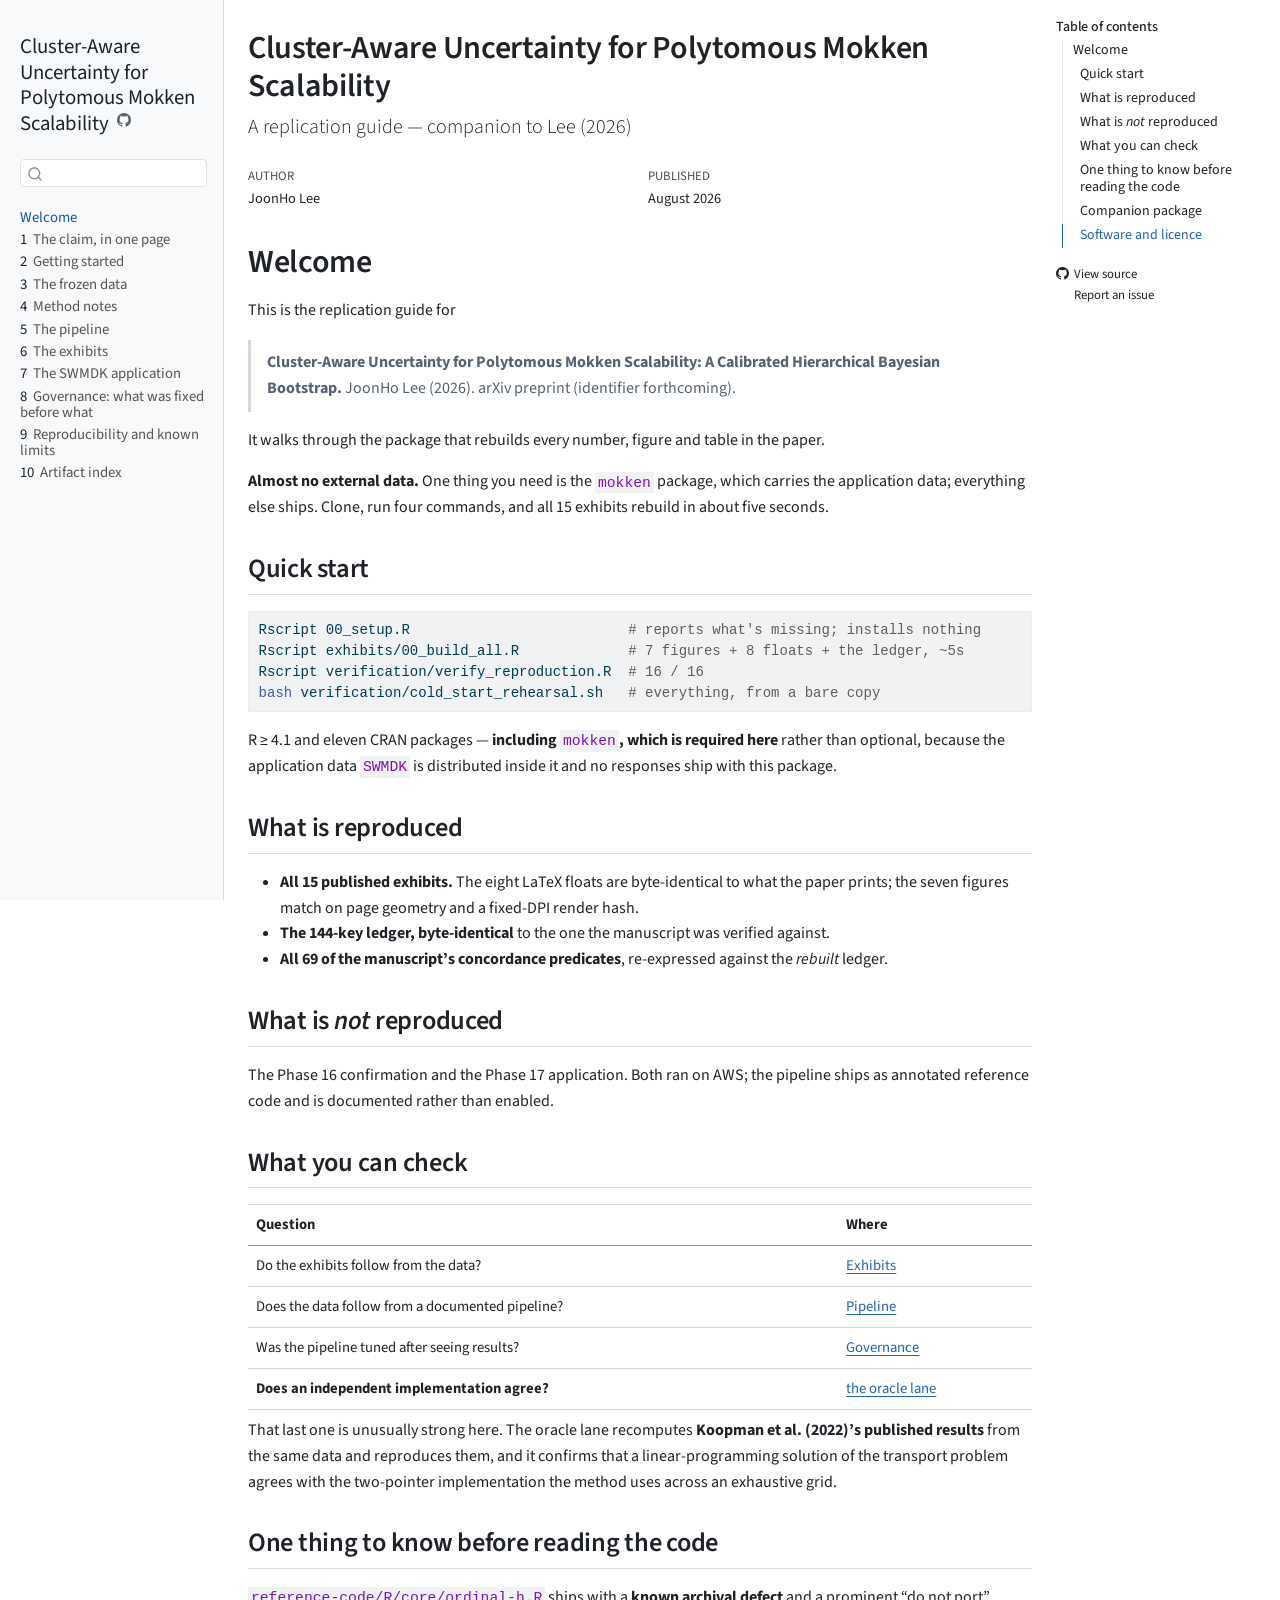
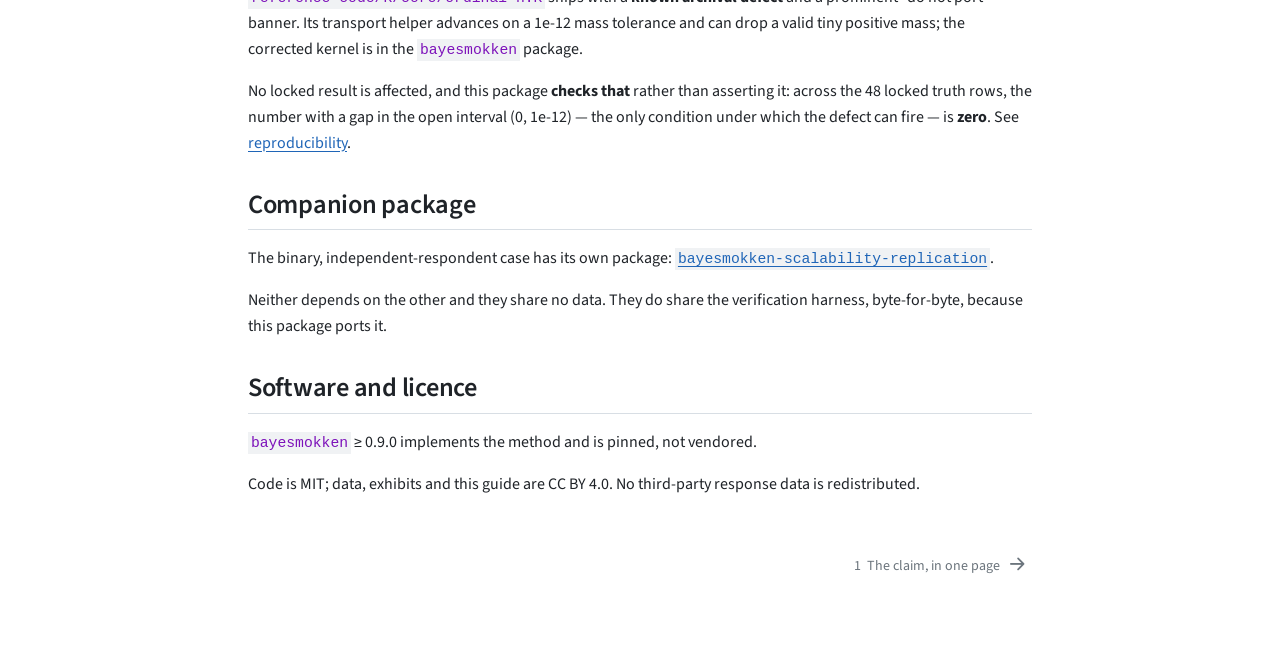
<file: index.html>
<!DOCTYPE html>
<html xmlns="http://www.w3.org/1999/xhtml" lang="en" xml:lang="en"><head>

<meta charset="utf-8">
<meta name="generator" content="quarto-1.9.37">

<meta name="viewport" content="width=device-width, initial-scale=1.0, user-scalable=yes">

<meta name="author" content="JoonHo Lee">

<title>Cluster-Aware Uncertainty for Polytomous Mokken Scalability</title>
<style>
/* Default styles provided by pandoc.
** See https://pandoc.org/MANUAL.html#variables-for-html for config info.
*/
code{white-space: pre-wrap;}
span.smallcaps{font-variant: small-caps;}
div.columns{display: flex; gap: min(4vw, 1.5em);}
div.column{flex: auto; overflow-x: auto;}
div.hanging-indent{margin-left: 1.5em; text-indent: -1.5em;}
ul.task-list{list-style: none;}
ul.task-list li input[type="checkbox"] {
  width: 0.8em;
  margin: 0 0.8em 0.2em -1em; /* quarto-specific, see https://github.com/quarto-dev/quarto-cli/issues/4556 */ 
  vertical-align: middle;
}
/* CSS for syntax highlighting */
html { -webkit-text-size-adjust: 100%; }
pre > code.sourceCode { white-space: pre; position: relative; }
pre > code.sourceCode > span { display: inline-block; line-height: 1.25; }
pre > code.sourceCode > span:empty { height: 1.2em; }
.sourceCode { overflow: visible; }
code.sourceCode > span { color: inherit; text-decoration: inherit; }
div.sourceCode { margin: 1em 0; }
pre.sourceCode { margin: 0; }
@media screen {
div.sourceCode { overflow: auto; }
}
@media print {
pre > code.sourceCode { white-space: pre-wrap; }
pre > code.sourceCode > span { text-indent: -5em; padding-left: 5em; }
}
pre.numberSource code
  { counter-reset: source-line 0; }
pre.numberSource code > span
  { position: relative; left: -4em; counter-increment: source-line; }
pre.numberSource code > span > a:first-child::before
  { content: counter(source-line);
    position: relative; left: -1em; text-align: right; vertical-align: baseline;
    border: none; display: inline-block;
    -webkit-touch-callout: none; -webkit-user-select: none;
    -khtml-user-select: none; -moz-user-select: none;
    -ms-user-select: none; user-select: none;
    padding: 0 4px; width: 4em;
  }
pre.numberSource { margin-left: 3em;  padding-left: 4px; }
div.sourceCode
  {   }
@media screen {
pre > code.sourceCode > span > a:first-child::before { text-decoration: underline; }
}
</style>


<script src="site_libs/quarto-nav/quarto-nav.js"></script>
<script src="site_libs/quarto-nav/headroom.min.js"></script>
<script src="site_libs/clipboard/clipboard.min.js"></script>
<script src="site_libs/quarto-search/autocomplete.umd.js"></script>
<script src="site_libs/quarto-search/fuse.min.js"></script>
<script src="site_libs/quarto-search/quarto-search.js"></script>
<meta name="quarto:offset" content="./">
<link href="./01-overview.html" rel="next">
<script src="site_libs/quarto-html/quarto.js" type="module"></script>
<script src="site_libs/quarto-html/tabsets/tabsets.js" type="module"></script>
<script src="site_libs/quarto-html/popper.min.js"></script>
<script src="site_libs/quarto-html/tippy.umd.min.js"></script>
<script src="site_libs/quarto-html/anchor.min.js"></script>
<link href="site_libs/quarto-html/tippy.css" rel="stylesheet">
<link href="site_libs/quarto-html/quarto-syntax-highlighting-7f8f88aac4f3542376d5c11b86a4c14d.css" rel="stylesheet" id="quarto-text-highlighting-styles">
<script src="site_libs/bootstrap/bootstrap.min.js"></script>
<link href="site_libs/bootstrap/bootstrap-icons.css" rel="stylesheet">
<link href="site_libs/bootstrap/bootstrap-71f848a2aeb245bba3d660789bb1be18.min.css" rel="stylesheet" append-hash="true" id="quarto-bootstrap" data-mode="light">
<script id="quarto-search-options" type="application/json">{
  "location": "sidebar",
  "copy-button": false,
  "collapse-after": 3,
  "panel-placement": "start",
  "type": "textbox",
  "limit": 50,
  "keyboard-shortcut": [
    "f",
    "/",
    "s"
  ],
  "show-item-context": false,
  "language": {
    "search-no-results-text": "No results",
    "search-matching-documents-text": "matching documents",
    "search-copy-link-title": "Copy link to search",
    "search-hide-matches-text": "Hide additional matches",
    "search-more-match-text": "more match in this document",
    "search-more-matches-text": "more matches in this document",
    "search-clear-button-title": "Clear",
    "search-text-placeholder": "",
    "search-detached-cancel-button-title": "Cancel",
    "search-submit-button-title": "Submit",
    "search-label": "Search"
  }
}</script>
<style>html{ scroll-behavior: smooth; }</style>


</head>

<body class="nav-sidebar docked quarto-light">

<div id="quarto-search-results"></div>
  <header id="quarto-header" class="headroom fixed-top">
  <nav class="quarto-secondary-nav">
    <div class="container-fluid d-flex">
      <button type="button" class="quarto-btn-toggle btn" data-bs-toggle="collapse" role="button" data-bs-target=".quarto-sidebar-collapse-item" aria-controls="quarto-sidebar" aria-expanded="false" aria-label="Toggle sidebar navigation" onclick="if (window.quartoToggleHeadroom) { window.quartoToggleHeadroom(); }">
        <i class="bi bi-layout-text-sidebar-reverse"></i>
      </button>
        <nav class="quarto-page-breadcrumbs" aria-label="breadcrumb"><ol class="breadcrumb"><li class="breadcrumb-item"><a href="./index.html">Welcome</a></li></ol></nav>
        <a class="flex-grow-1" role="navigation" data-bs-toggle="collapse" data-bs-target=".quarto-sidebar-collapse-item" aria-controls="quarto-sidebar" aria-expanded="false" aria-label="Toggle sidebar navigation" onclick="if (window.quartoToggleHeadroom) { window.quartoToggleHeadroom(); }">      
        </a>
      <button type="button" class="btn quarto-search-button" aria-label="Search" onclick="window.quartoOpenSearch();">
        <i class="bi bi-search"></i>
      </button>
    </div>
  </nav>
</header>
<!-- content -->
<div id="quarto-content" class="quarto-container page-columns page-rows-contents page-layout-article">
<!-- sidebar -->
  <nav id="quarto-sidebar" class="sidebar collapse collapse-horizontal quarto-sidebar-collapse-item sidebar-navigation docked overflow-auto">
    <div class="pt-lg-2 mt-2 text-left sidebar-header">
    <div class="sidebar-title mb-0 py-0">
      <a href="./">Cluster-Aware Uncertainty for Polytomous Mokken Scalability</a> 
        <div class="sidebar-tools-main">
    <a href="https://github.com/joonho112/bayesmokken-clustered-polytomous-replication/tree/main/docs/" title="Source Code" class="quarto-navigation-tool px-1" aria-label="Source Code"><i class="bi bi-github"></i></a>
</div>
    </div>
      </div>
        <div class="mt-2 flex-shrink-0 align-items-center">
        <div class="sidebar-search">
        <div id="quarto-search" class="" title="Search"></div>
        </div>
        </div>
    <div class="sidebar-menu-container"> 
    <ul class="list-unstyled mt-1">
        <li class="sidebar-item">
  <div class="sidebar-item-container"> 
  <a href="./index.html" class="sidebar-item-text sidebar-link active">
 <span class="menu-text">Welcome</span></a>
  </div>
</li>
        <li class="sidebar-item">
  <div class="sidebar-item-container"> 
  <a href="./01-overview.html" class="sidebar-item-text sidebar-link">
 <span class="menu-text"><span class="chapter-number">1</span>&nbsp; <span class="chapter-title">The claim, in one page</span></span></a>
  </div>
</li>
        <li class="sidebar-item">
  <div class="sidebar-item-container"> 
  <a href="./02-getting-started.html" class="sidebar-item-text sidebar-link">
 <span class="menu-text"><span class="chapter-number">2</span>&nbsp; <span class="chapter-title">Getting started</span></span></a>
  </div>
</li>
        <li class="sidebar-item">
  <div class="sidebar-item-container"> 
  <a href="./03-data.html" class="sidebar-item-text sidebar-link">
 <span class="menu-text"><span class="chapter-number">3</span>&nbsp; <span class="chapter-title">The frozen data</span></span></a>
  </div>
</li>
        <li class="sidebar-item">
  <div class="sidebar-item-container"> 
  <a href="./04-method-notes.html" class="sidebar-item-text sidebar-link">
 <span class="menu-text"><span class="chapter-number">4</span>&nbsp; <span class="chapter-title">Method notes</span></span></a>
  </div>
</li>
        <li class="sidebar-item">
  <div class="sidebar-item-container"> 
  <a href="./05-pipeline.html" class="sidebar-item-text sidebar-link">
 <span class="menu-text"><span class="chapter-number">5</span>&nbsp; <span class="chapter-title">The pipeline</span></span></a>
  </div>
</li>
        <li class="sidebar-item">
  <div class="sidebar-item-container"> 
  <a href="./06-exhibits.html" class="sidebar-item-text sidebar-link">
 <span class="menu-text"><span class="chapter-number">6</span>&nbsp; <span class="chapter-title">The exhibits</span></span></a>
  </div>
</li>
        <li class="sidebar-item">
  <div class="sidebar-item-container"> 
  <a href="./07-empirical.html" class="sidebar-item-text sidebar-link">
 <span class="menu-text"><span class="chapter-number">7</span>&nbsp; <span class="chapter-title">The SWMDK application</span></span></a>
  </div>
</li>
        <li class="sidebar-item">
  <div class="sidebar-item-container"> 
  <a href="./08-governance.html" class="sidebar-item-text sidebar-link">
 <span class="menu-text"><span class="chapter-number">8</span>&nbsp; <span class="chapter-title">Governance: what was fixed before what</span></span></a>
  </div>
</li>
        <li class="sidebar-item">
  <div class="sidebar-item-container"> 
  <a href="./09-reproducibility.html" class="sidebar-item-text sidebar-link">
 <span class="menu-text"><span class="chapter-number">9</span>&nbsp; <span class="chapter-title">Reproducibility and known limits</span></span></a>
  </div>
</li>
        <li class="sidebar-item">
  <div class="sidebar-item-container"> 
  <a href="./10-artifact-index.html" class="sidebar-item-text sidebar-link">
 <span class="menu-text"><span class="chapter-number">10</span>&nbsp; <span class="chapter-title">Artifact index</span></span></a>
  </div>
</li>
    </ul>
    </div>
</nav>
<div id="quarto-sidebar-glass" class="quarto-sidebar-collapse-item" data-bs-toggle="collapse" data-bs-target=".quarto-sidebar-collapse-item"></div>
<!-- margin-sidebar -->
    <div id="quarto-margin-sidebar" class="sidebar margin-sidebar">
        <nav id="TOC" role="doc-toc" class="toc-active">
    <h2 id="toc-title">Table of contents</h2>
   
  <ul>
  <li><a href="#welcome" id="toc-welcome" class="nav-link active" data-scroll-target="#welcome">Welcome</a>
  <ul class="collapse">
  <li><a href="#quick-start" id="toc-quick-start" class="nav-link" data-scroll-target="#quick-start">Quick start</a></li>
  <li><a href="#what-is-reproduced" id="toc-what-is-reproduced" class="nav-link" data-scroll-target="#what-is-reproduced">What is reproduced</a></li>
  <li><a href="#what-is-not-reproduced" id="toc-what-is-not-reproduced" class="nav-link" data-scroll-target="#what-is-not-reproduced">What is <em>not</em> reproduced</a></li>
  <li><a href="#what-you-can-check" id="toc-what-you-can-check" class="nav-link" data-scroll-target="#what-you-can-check">What you can check</a></li>
  <li><a href="#one-thing-to-know-before-reading-the-code" id="toc-one-thing-to-know-before-reading-the-code" class="nav-link" data-scroll-target="#one-thing-to-know-before-reading-the-code">One thing to know before reading the code</a></li>
  <li><a href="#companion-package" id="toc-companion-package" class="nav-link" data-scroll-target="#companion-package">Companion package</a></li>
  <li><a href="#software-and-licence" id="toc-software-and-licence" class="nav-link" data-scroll-target="#software-and-licence">Software and licence</a></li>
  </ul></li>
  </ul>
<div class="toc-actions"><ul><li><a href="https://github.com/joonho112/bayesmokken-clustered-polytomous-replication/blob/main/docs/index.qmd" class="toc-action"><i class="bi bi-github"></i>View source</a></li><li><a href="https://github.com/joonho112/bayesmokken-clustered-polytomous-replication/issues/new" class="toc-action"><i class="bi empty"></i>Report an issue</a></li></ul></div></nav>
    </div>
<!-- main -->
<main class="content" id="quarto-document-content">

<header id="title-block-header" class="quarto-title-block default">
<div class="quarto-title">
<h1 class="title">Cluster-Aware Uncertainty for Polytomous Mokken Scalability</h1>
<p class="subtitle lead">A replication guide — companion to Lee (2026)</p>
</div>



<div class="quarto-title-meta">

    <div>
    <div class="quarto-title-meta-heading">Author</div>
    <div class="quarto-title-meta-contents">
             <p>JoonHo Lee </p>
          </div>
  </div>
    
    <div>
    <div class="quarto-title-meta-heading">Published</div>
    <div class="quarto-title-meta-contents">
      <p class="date">August 2026</p>
    </div>
  </div>
  
    
  </div>
  


</header>


<section id="welcome" class="level1 unnumbered">
<h1 class="unnumbered">Welcome</h1>
<p>This is the replication guide for</p>
<blockquote class="blockquote">
<p><strong>Cluster-Aware Uncertainty for Polytomous Mokken Scalability: A Calibrated Hierarchical Bayesian Bootstrap.</strong> JoonHo Lee (2026). arXiv preprint (identifier forthcoming).</p>
</blockquote>
<p>It walks through the package that rebuilds every number, figure and table in the paper.</p>
<p><strong>Almost no external data.</strong> One thing you need is the <code>mokken</code> package, which carries the application data; everything else ships. Clone, run four commands, and all 15 exhibits rebuild in about five seconds.</p>
<section id="quick-start" class="level2">
<h2 class="anchored" data-anchor-id="quick-start">Quick start</h2>
<div class="code-copy-outer-scaffold"><div class="sourceCode" id="cb1"><pre class="sourceCode bash code-with-copy"><code class="sourceCode bash"><span id="cb1-1"><a href="#cb1-1" aria-hidden="true" tabindex="-1"></a><span class="ex">Rscript</span> 00_setup.R                          <span class="co"># reports what's missing; installs nothing</span></span>
<span id="cb1-2"><a href="#cb1-2" aria-hidden="true" tabindex="-1"></a><span class="ex">Rscript</span> exhibits/00_build_all.R             <span class="co"># 7 figures + 8 floats + the ledger, ~5s</span></span>
<span id="cb1-3"><a href="#cb1-3" aria-hidden="true" tabindex="-1"></a><span class="ex">Rscript</span> verification/verify_reproduction.R  <span class="co"># 16 / 16</span></span>
<span id="cb1-4"><a href="#cb1-4" aria-hidden="true" tabindex="-1"></a><span class="fu">bash</span> verification/cold_start_rehearsal.sh   <span class="co"># everything, from a bare copy</span></span></code></pre></div><button title="Copy to Clipboard" class="code-copy-button"><i class="bi"></i></button></div>
<p>R ≥ 4.1 and eleven CRAN packages — <strong>including <code>mokken</code>, which is required here</strong> rather than optional, because the application data <code>SWMDK</code> is distributed inside it and no responses ship with this package.</p>
</section>
<section id="what-is-reproduced" class="level2">
<h2 class="anchored" data-anchor-id="what-is-reproduced">What is reproduced</h2>
<ul>
<li><strong>All 15 published exhibits.</strong> The eight LaTeX floats are byte-identical to what the paper prints; the seven figures match on page geometry and a fixed-DPI render hash.</li>
<li><strong>The 144-key ledger, byte-identical</strong> to the one the manuscript was verified against.</li>
<li><strong>All 69 of the manuscript’s concordance predicates</strong>, re-expressed against the <em>rebuilt</em> ledger.</li>
</ul>
</section>
<section id="what-is-not-reproduced" class="level2">
<h2 class="anchored" data-anchor-id="what-is-not-reproduced">What is <em>not</em> reproduced</h2>
<p>The Phase 16 confirmation and the Phase 17 application. Both ran on AWS; the pipeline ships as annotated reference code and is documented rather than enabled.</p>
</section>
<section id="what-you-can-check" class="level2">
<h2 class="anchored" data-anchor-id="what-you-can-check">What you can check</h2>
<table class="table">
<thead>
<tr class="header">
<th>Question</th>
<th>Where</th>
</tr>
</thead>
<tbody>
<tr class="odd">
<td>Do the exhibits follow from the data?</td>
<td><a href="./06-exhibits.html">Exhibits</a></td>
</tr>
<tr class="even">
<td>Does the data follow from a documented pipeline?</td>
<td><a href="./05-pipeline.html">Pipeline</a></td>
</tr>
<tr class="odd">
<td>Was the pipeline tuned after seeing results?</td>
<td><a href="./08-governance.html">Governance</a></td>
</tr>
<tr class="even">
<td><strong>Does an independent implementation agree?</strong></td>
<td><a href="./09-reproducibility.html#the-independent-oracle-lane">the oracle lane</a></td>
</tr>
</tbody>
</table>
<p>That last one is unusually strong here. The oracle lane recomputes <strong>Koopman et al.&nbsp;(2022)’s published results</strong> from the same data and reproduces them, and it confirms that a linear-programming solution of the transport problem agrees with the two-pointer implementation the method uses across an exhaustive grid.</p>
</section>
<section id="one-thing-to-know-before-reading-the-code" class="level2">
<h2 class="anchored" data-anchor-id="one-thing-to-know-before-reading-the-code">One thing to know before reading the code</h2>
<p><code>reference-code/R/core/ordinal-h.R</code> ships with a <strong>known archival defect</strong> and a prominent “do not port” banner. Its transport helper advances on a 1e-12 mass tolerance and can drop a valid tiny positive mass; the corrected kernel is in the <code>bayesmokken</code> package.</p>
<p>No locked result is affected, and this package <strong>checks that</strong> rather than asserting it: across the 48 locked truth rows, the number with a gap in the open interval (0, 1e-12) — the only condition under which the defect can fire — is <strong>zero</strong>. See <a href="./09-reproducibility.html#the-archival-defect">reproducibility</a>.</p>
</section>
<section id="companion-package" class="level2">
<h2 class="anchored" data-anchor-id="companion-package">Companion package</h2>
<p>The binary, independent-respondent case has its own package: <a href="https://github.com/joonho112/bayesmokken-scalability-replication"><code>bayesmokken-scalability-replication</code></a>.</p>
<p>Neither depends on the other and they share no data. They do share the verification harness, byte-for-byte, because this package ports it.</p>
</section>
<section id="software-and-licence" class="level2">
<h2 class="anchored" data-anchor-id="software-and-licence">Software and licence</h2>
<p><code>bayesmokken</code> ≥ 0.9.0 implements the method and is pinned, not vendored.</p>
<p>Code is MIT; data, exhibits and this guide are CC BY 4.0. No third-party response data is redistributed.</p>


</section>
</section>

</main> <!-- /main -->
<script id="quarto-html-after-body" type="application/javascript">
  window.document.addEventListener("DOMContentLoaded", function (event) {
    const icon = "";
    const anchorJS = new window.AnchorJS();
    anchorJS.options = {
      placement: 'right',
      icon: icon
    };
    anchorJS.add('.anchored');
    const isCodeAnnotation = (el) => {
      for (const clz of el.classList) {
        if (clz.startsWith('code-annotation-')) {                     
          return true;
        }
      }
      return false;
    }
    const onCopySuccess = function(e) {
      // button target
      const button = e.trigger;
      // don't keep focus
      button.blur();
      // flash "checked"
      button.classList.add('code-copy-button-checked');
      var currentTitle = button.getAttribute("title");
      button.setAttribute("title", "Copied!");
      let tooltip;
      if (window.bootstrap) {
        button.setAttribute("data-bs-toggle", "tooltip");
        button.setAttribute("data-bs-placement", "left");
        button.setAttribute("data-bs-title", "Copied!");
        tooltip = new bootstrap.Tooltip(button, 
          { trigger: "manual", 
            customClass: "code-copy-button-tooltip",
            offset: [0, -8]});
        tooltip.show();    
      }
      setTimeout(function() {
        if (tooltip) {
          tooltip.hide();
          button.removeAttribute("data-bs-title");
          button.removeAttribute("data-bs-toggle");
          button.removeAttribute("data-bs-placement");
        }
        button.setAttribute("title", currentTitle);
        button.classList.remove('code-copy-button-checked');
      }, 1000);
      // clear code selection
      e.clearSelection();
    }
    const getTextToCopy = function(trigger) {
      const outerScaffold = trigger.parentElement.cloneNode(true);
      const codeEl = outerScaffold.querySelector('code');
      for (const childEl of codeEl.children) {
        if (isCodeAnnotation(childEl)) {
          childEl.remove();
        }
      }
      return codeEl.innerText;
    }
    const clipboard = new window.ClipboardJS('.code-copy-button:not([data-in-quarto-modal])', {
      text: getTextToCopy
    });
    clipboard.on('success', onCopySuccess);
    if (window.document.getElementById('quarto-embedded-source-code-modal')) {
      const clipboardModal = new window.ClipboardJS('.code-copy-button[data-in-quarto-modal]', {
        text: getTextToCopy,
        container: window.document.getElementById('quarto-embedded-source-code-modal')
      });
      clipboardModal.on('success', onCopySuccess);
    }
      var localhostRegex = new RegExp(/^(?:http|https):\/\/localhost\:?[0-9]*\//);
      var mailtoRegex = new RegExp(/^mailto:/);
        var filterRegex = new RegExp('/' + window.location.host + '/');
      var isInternal = (href) => {
          return filterRegex.test(href) || localhostRegex.test(href) || mailtoRegex.test(href);
      }
      // Inspect non-navigation links and adorn them if external
     var links = window.document.querySelectorAll('a[href]:not(.nav-link):not(.navbar-brand):not(.toc-action):not(.sidebar-link):not(.sidebar-item-toggle):not(.pagination-link):not(.no-external):not([aria-hidden]):not(.dropdown-item):not(.quarto-navigation-tool):not(.about-link)');
      for (var i=0; i<links.length; i++) {
        const link = links[i];
        if (!isInternal(link.href)) {
          // undo the damage that might have been done by quarto-nav.js in the case of
          // links that we want to consider external
          if (link.dataset.originalHref !== undefined) {
            link.href = link.dataset.originalHref;
          }
            // target, if specified
            link.setAttribute("target", "_blank");
            if (link.getAttribute("rel") === null) {
              link.setAttribute("rel", "noopener");
            }
        }
      }
    function tippyHover(el, contentFn, onTriggerFn, onUntriggerFn) {
      const config = {
        allowHTML: true,
        maxWidth: 500,
        delay: 100,
        arrow: false,
        appendTo: function(el) {
            return el.parentElement;
        },
        interactive: true,
        interactiveBorder: 10,
        theme: 'quarto',
        placement: 'bottom-start',
      };
      if (contentFn) {
        config.content = contentFn;
      }
      if (onTriggerFn) {
        config.onTrigger = onTriggerFn;
      }
      if (onUntriggerFn) {
        config.onUntrigger = onUntriggerFn;
      }
      window.tippy(el, config); 
    }
    const noterefs = window.document.querySelectorAll('a[role="doc-noteref"]');
    for (var i=0; i<noterefs.length; i++) {
      const ref = noterefs[i];
      tippyHover(ref, function() {
        // use id or data attribute instead here
        let href = ref.getAttribute('data-footnote-href') || ref.getAttribute('href');
        try { href = new URL(href).hash; } catch {}
        const id = href.replace(/^#\/?/, "");
        const note = window.document.getElementById(id);
        if (note) {
          return note.innerHTML;
        } else {
          return "";
        }
      });
    }
    const xrefs = window.document.querySelectorAll('a.quarto-xref');
    const processXRef = (id, note) => {
      // Strip column container classes
      const stripColumnClz = (el) => {
        el.classList.remove("page-full", "page-columns");
        if (el.children) {
          for (const child of el.children) {
            stripColumnClz(child);
          }
        }
      }
      stripColumnClz(note)
      if (id === null || id.startsWith('sec-')) {
        // Special case sections, only their first couple elements
        const container = document.createElement("div");
        if (note.children && note.children.length > 2) {
          container.appendChild(note.children[0].cloneNode(true));
          for (let i = 1; i < note.children.length; i++) {
            const child = note.children[i];
            if (child.tagName === "P" && child.innerText === "") {
              continue;
            } else {
              container.appendChild(child.cloneNode(true));
              break;
            }
          }
          if (window.Quarto?.typesetMath) {
            window.Quarto.typesetMath(container);
          }
          return container.innerHTML
        } else {
          if (window.Quarto?.typesetMath) {
            window.Quarto.typesetMath(note);
          }
          return note.innerHTML;
        }
      } else {
        // Remove any anchor links if they are present
        const anchorLink = note.querySelector('a.anchorjs-link');
        if (anchorLink) {
          anchorLink.remove();
        }
        if (window.Quarto?.typesetMath) {
          window.Quarto.typesetMath(note);
        }
        if (note.classList.contains("callout")) {
          return note.outerHTML;
        } else {
          return note.innerHTML;
        }
      }
    }
    for (var i=0; i<xrefs.length; i++) {
      const xref = xrefs[i];
      tippyHover(xref, undefined, function(instance) {
        instance.disable();
        let url = xref.getAttribute('href');
        let hash = undefined; 
        if (url.startsWith('#')) {
          hash = url;
        } else {
          try { hash = new URL(url).hash; } catch {}
        }
        if (hash) {
          const id = hash.replace(/^#\/?/, "");
          const note = window.document.getElementById(id);
          if (note !== null) {
            try {
              const html = processXRef(id, note.cloneNode(true));
              instance.setContent(html);
            } finally {
              instance.enable();
              instance.show();
            }
          } else {
            // See if we can fetch this
            fetch(url.split('#')[0])
            .then(res => res.text())
            .then(html => {
              const parser = new DOMParser();
              const htmlDoc = parser.parseFromString(html, "text/html");
              const note = htmlDoc.getElementById(id);
              if (note !== null) {
                const html = processXRef(id, note);
                instance.setContent(html);
              } 
            }).finally(() => {
              instance.enable();
              instance.show();
            });
          }
        } else {
          // See if we can fetch a full url (with no hash to target)
          // This is a special case and we should probably do some content thinning / targeting
          fetch(url)
          .then(res => res.text())
          .then(html => {
            const parser = new DOMParser();
            const htmlDoc = parser.parseFromString(html, "text/html");
            const note = htmlDoc.querySelector('main.content');
            if (note !== null) {
              // This should only happen for chapter cross references
              // (since there is no id in the URL)
              // remove the first header
              if (note.children.length > 0 && note.children[0].tagName === "HEADER") {
                note.children[0].remove();
              }
              const html = processXRef(null, note);
              instance.setContent(html);
            } 
          }).finally(() => {
            instance.enable();
            instance.show();
          });
        }
      }, function(instance) {
      });
    }
        let selectedAnnoteEl;
        const selectorForAnnotation = ( cell, annotation) => {
          let cellAttr = 'data-code-cell="' + cell + '"';
          let lineAttr = 'data-code-annotation="' +  annotation + '"';
          const selector = 'span[' + cellAttr + '][' + lineAttr + ']';
          return selector;
        }
        const selectCodeLines = (annoteEl) => {
          const doc = window.document;
          const targetCell = annoteEl.getAttribute("data-target-cell");
          const targetAnnotation = annoteEl.getAttribute("data-target-annotation");
          const annoteSpan = window.document.querySelector(selectorForAnnotation(targetCell, targetAnnotation));
          const lines = annoteSpan.getAttribute("data-code-lines").split(",");
          const lineIds = lines.map((line) => {
            return targetCell + "-" + line;
          })
          let top = null;
          let height = null;
          let parent = null;
          if (lineIds.length > 0) {
              //compute the position of the single el (top and bottom and make a div)
              const el = window.document.getElementById(lineIds[0]);
              top = el.offsetTop;
              height = el.offsetHeight;
              parent = el.parentElement.parentElement;
            if (lineIds.length > 1) {
              const lastEl = window.document.getElementById(lineIds[lineIds.length - 1]);
              const bottom = lastEl.offsetTop + lastEl.offsetHeight;
              height = bottom - top;
            }
            if (top !== null && height !== null && parent !== null) {
              // cook up a div (if necessary) and position it 
              let div = window.document.getElementById("code-annotation-line-highlight");
              if (div === null) {
                div = window.document.createElement("div");
                div.setAttribute("id", "code-annotation-line-highlight");
                div.style.position = 'absolute';
                parent.appendChild(div);
              }
              div.style.top = top - 2 + "px";
              div.style.height = height + 4 + "px";
              div.style.left = 0;
              let gutterDiv = window.document.getElementById("code-annotation-line-highlight-gutter");
              if (gutterDiv === null) {
                gutterDiv = window.document.createElement("div");
                gutterDiv.setAttribute("id", "code-annotation-line-highlight-gutter");
                gutterDiv.style.position = 'absolute';
                const codeCell = window.document.getElementById(targetCell);
                const gutter = codeCell.querySelector('.code-annotation-gutter');
                gutter.appendChild(gutterDiv);
              }
              gutterDiv.style.top = top - 2 + "px";
              gutterDiv.style.height = height + 4 + "px";
            }
            selectedAnnoteEl = annoteEl;
          }
        };
        const unselectCodeLines = () => {
          const elementsIds = ["code-annotation-line-highlight", "code-annotation-line-highlight-gutter"];
          elementsIds.forEach((elId) => {
            const div = window.document.getElementById(elId);
            if (div) {
              div.remove();
            }
          });
          selectedAnnoteEl = undefined;
        };
          // Handle positioning of the toggle
      window.addEventListener(
        "resize",
        throttle(() => {
          elRect = undefined;
          if (selectedAnnoteEl) {
            selectCodeLines(selectedAnnoteEl);
          }
        }, 10)
      );
      function throttle(fn, ms) {
      let throttle = false;
      let timer;
        return (...args) => {
          if(!throttle) { // first call gets through
              fn.apply(this, args);
              throttle = true;
          } else { // all the others get throttled
              if(timer) clearTimeout(timer); // cancel #2
              timer = setTimeout(() => {
                fn.apply(this, args);
                timer = throttle = false;
              }, ms);
          }
        };
      }
        // Attach click handler to the DT
        const annoteDls = window.document.querySelectorAll('dt[data-target-cell]');
        for (const annoteDlNode of annoteDls) {
          annoteDlNode.addEventListener('click', (event) => {
            const clickedEl = event.target;
            if (clickedEl !== selectedAnnoteEl) {
              unselectCodeLines();
              const activeEl = window.document.querySelector('dt[data-target-cell].code-annotation-active');
              if (activeEl) {
                activeEl.classList.remove('code-annotation-active');
              }
              selectCodeLines(clickedEl);
              clickedEl.classList.add('code-annotation-active');
            } else {
              // Unselect the line
              unselectCodeLines();
              clickedEl.classList.remove('code-annotation-active');
            }
          });
        }
    const findCites = (el) => {
      const parentEl = el.parentElement;
      if (parentEl) {
        const cites = parentEl.dataset.cites;
        if (cites) {
          return {
            el,
            cites: cites.split(' ')
          };
        } else {
          return findCites(el.parentElement)
        }
      } else {
        return undefined;
      }
    };
    var bibliorefs = window.document.querySelectorAll('a[role="doc-biblioref"]');
    for (var i=0; i<bibliorefs.length; i++) {
      const ref = bibliorefs[i];
      const citeInfo = findCites(ref);
      if (citeInfo) {
        tippyHover(citeInfo.el, function() {
          var popup = window.document.createElement('div');
          citeInfo.cites.forEach(function(cite) {
            var citeDiv = window.document.createElement('div');
            citeDiv.classList.add('hanging-indent');
            citeDiv.classList.add('csl-entry');
            var biblioDiv = window.document.getElementById('ref-' + cite);
            if (biblioDiv) {
              citeDiv.innerHTML = biblioDiv.innerHTML;
            }
            popup.appendChild(citeDiv);
          });
          return popup.innerHTML;
        });
      }
    }
  });
  </script>
<nav class="page-navigation">
  <div class="nav-page nav-page-previous">
  </div>
  <div class="nav-page nav-page-next">
      <a href="./01-overview.html" class="pagination-link" aria-label="The claim, in one page">
        <span class="nav-page-text"><span class="chapter-number">1</span>&nbsp; <span class="chapter-title">The claim, in one page</span></span> <i class="bi bi-arrow-right-short"></i>
      </a>
  </div>
</nav>
</div> <!-- /content -->




<footer class="footer"><div class="nav-footer"><div class="nav-footer-center"><div class="toc-actions d-sm-block d-md-none"><ul><li><a href="https://github.com/joonho112/bayesmokken-clustered-polytomous-replication/blob/main/docs/index.qmd" class="toc-action"><i class="bi bi-github"></i>View source</a></li><li><a href="https://github.com/joonho112/bayesmokken-clustered-polytomous-replication/issues/new" class="toc-action"><i class="bi empty"></i>Report an issue</a></li></ul></div></div></div></footer><script src="site_libs/quarto-html/zenscroll-min.js"></script>
</body></html>
</file>
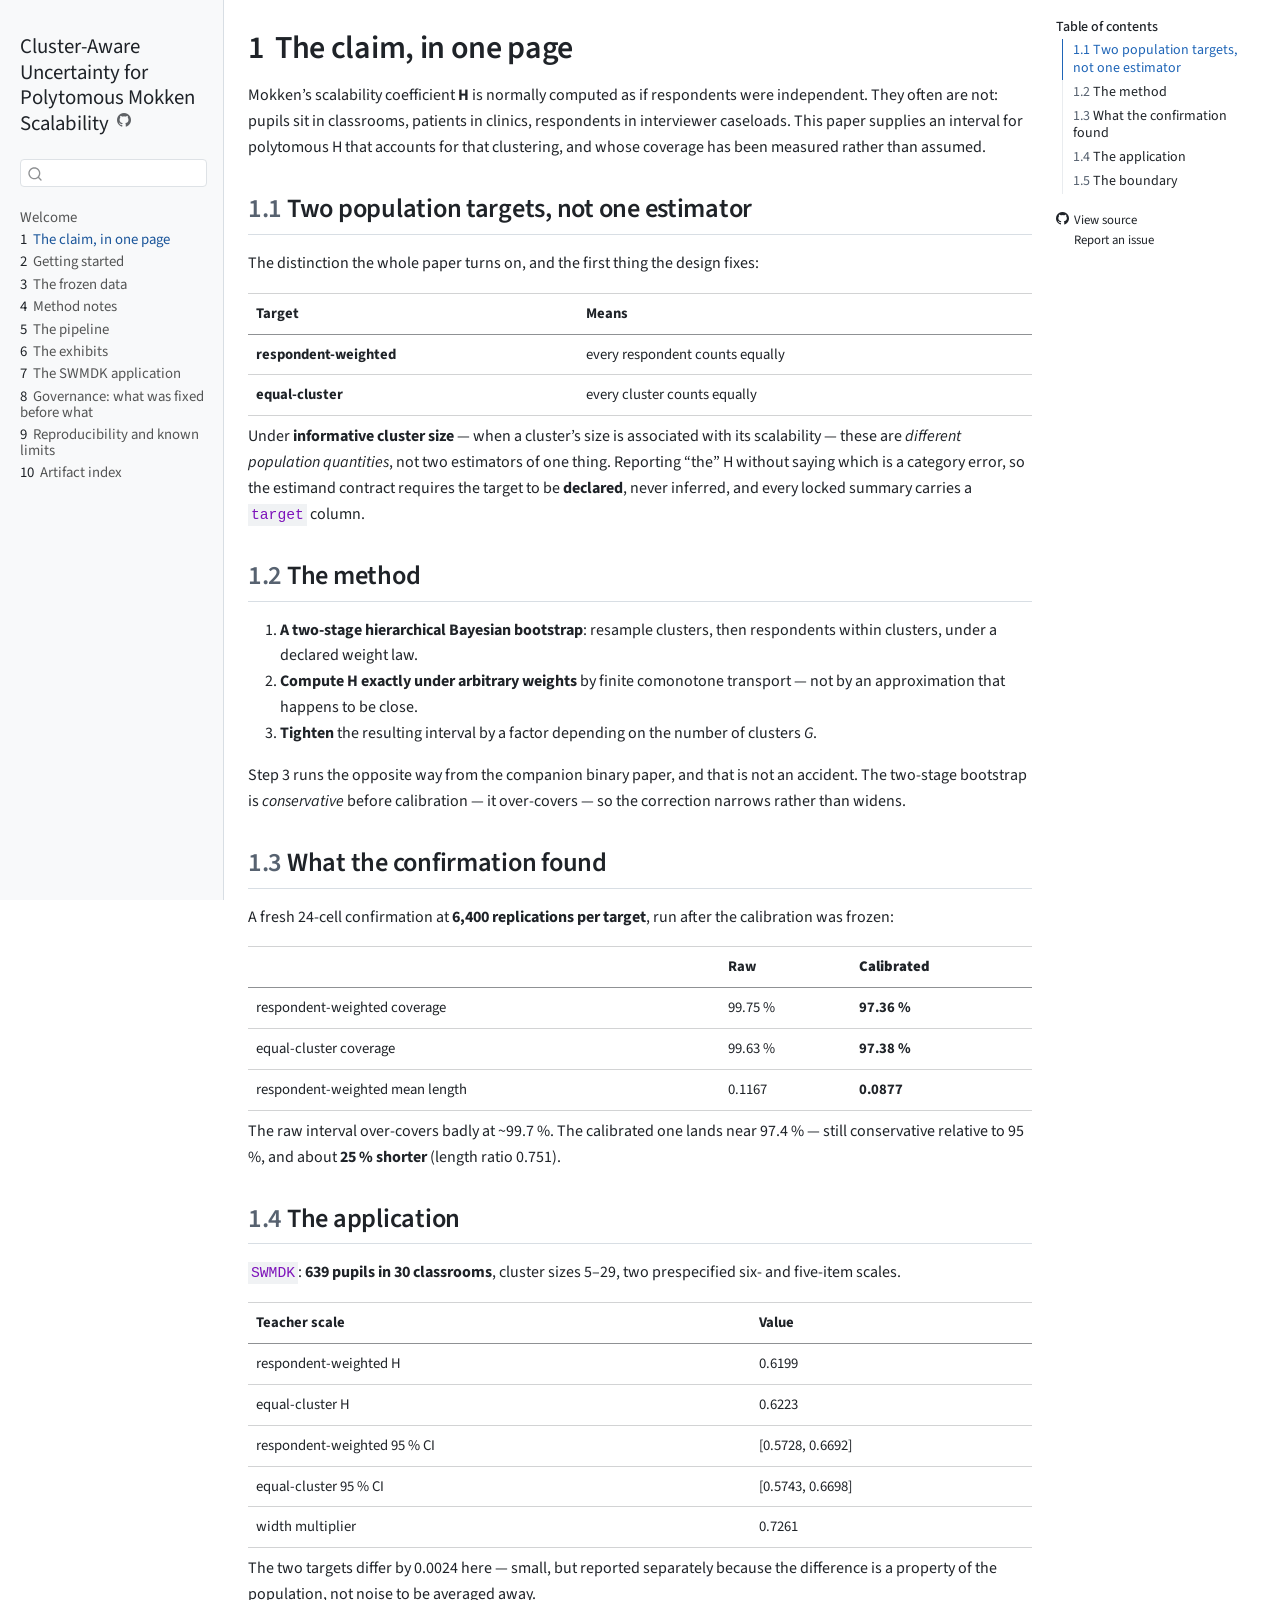
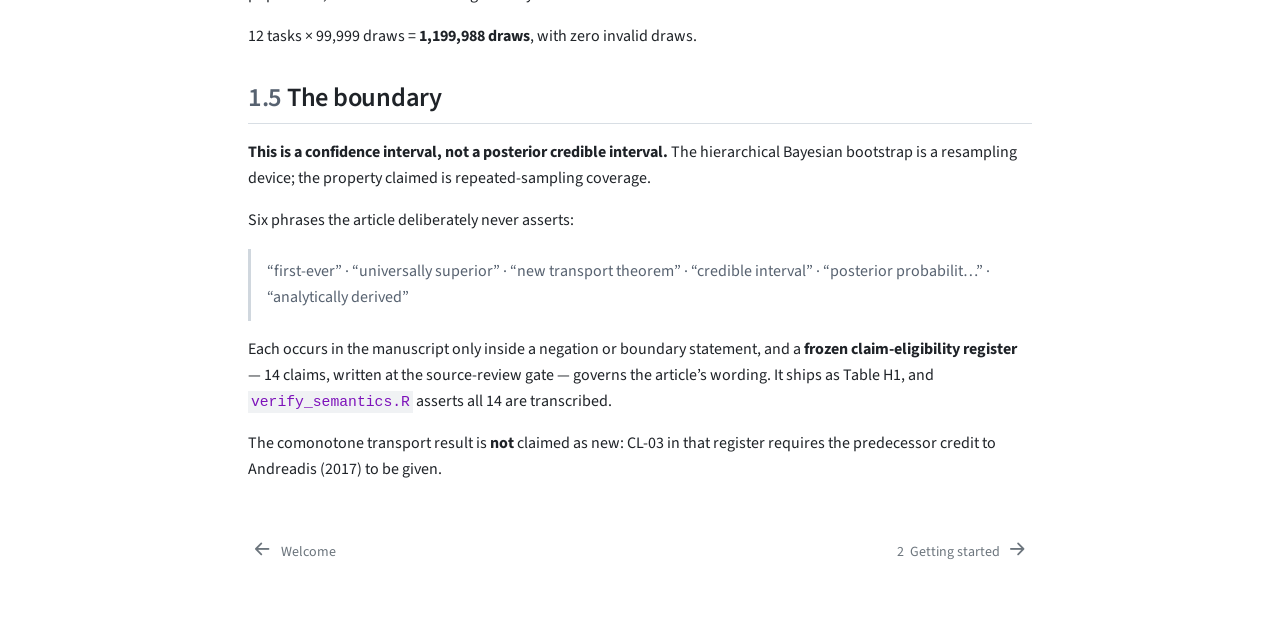
<file: 01-overview.html>
<!DOCTYPE html>
<html xmlns="http://www.w3.org/1999/xhtml" lang="en" xml:lang="en"><head>

<meta charset="utf-8">
<meta name="generator" content="quarto-1.9.37">

<meta name="viewport" content="width=device-width, initial-scale=1.0, user-scalable=yes">


<title>1&nbsp; The claim, in one page – Cluster-Aware Uncertainty for Polytomous Mokken Scalability</title>
<style>
/* Default styles provided by pandoc.
** See https://pandoc.org/MANUAL.html#variables-for-html for config info.
*/
code{white-space: pre-wrap;}
span.smallcaps{font-variant: small-caps;}
div.columns{display: flex; gap: min(4vw, 1.5em);}
div.column{flex: auto; overflow-x: auto;}
div.hanging-indent{margin-left: 1.5em; text-indent: -1.5em;}
ul.task-list{list-style: none;}
ul.task-list li input[type="checkbox"] {
  width: 0.8em;
  margin: 0 0.8em 0.2em -1em; /* quarto-specific, see https://github.com/quarto-dev/quarto-cli/issues/4556 */ 
  vertical-align: middle;
}
</style>


<script src="site_libs/quarto-nav/quarto-nav.js"></script>
<script src="site_libs/quarto-nav/headroom.min.js"></script>
<script src="site_libs/clipboard/clipboard.min.js"></script>
<script src="site_libs/quarto-search/autocomplete.umd.js"></script>
<script src="site_libs/quarto-search/fuse.min.js"></script>
<script src="site_libs/quarto-search/quarto-search.js"></script>
<meta name="quarto:offset" content="./">
<link href="./02-getting-started.html" rel="next">
<link href="./index.html" rel="prev">
<script src="site_libs/quarto-html/quarto.js" type="module"></script>
<script src="site_libs/quarto-html/tabsets/tabsets.js" type="module"></script>
<script src="site_libs/quarto-html/popper.min.js"></script>
<script src="site_libs/quarto-html/tippy.umd.min.js"></script>
<script src="site_libs/quarto-html/anchor.min.js"></script>
<link href="site_libs/quarto-html/tippy.css" rel="stylesheet">
<link href="site_libs/quarto-html/quarto-syntax-highlighting-7f8f88aac4f3542376d5c11b86a4c14d.css" rel="stylesheet" id="quarto-text-highlighting-styles">
<script src="site_libs/bootstrap/bootstrap.min.js"></script>
<link href="site_libs/bootstrap/bootstrap-icons.css" rel="stylesheet">
<link href="site_libs/bootstrap/bootstrap-71f848a2aeb245bba3d660789bb1be18.min.css" rel="stylesheet" append-hash="true" id="quarto-bootstrap" data-mode="light">
<script id="quarto-search-options" type="application/json">{
  "location": "sidebar",
  "copy-button": false,
  "collapse-after": 3,
  "panel-placement": "start",
  "type": "textbox",
  "limit": 50,
  "keyboard-shortcut": [
    "f",
    "/",
    "s"
  ],
  "show-item-context": false,
  "language": {
    "search-no-results-text": "No results",
    "search-matching-documents-text": "matching documents",
    "search-copy-link-title": "Copy link to search",
    "search-hide-matches-text": "Hide additional matches",
    "search-more-match-text": "more match in this document",
    "search-more-matches-text": "more matches in this document",
    "search-clear-button-title": "Clear",
    "search-text-placeholder": "",
    "search-detached-cancel-button-title": "Cancel",
    "search-submit-button-title": "Submit",
    "search-label": "Search"
  }
}</script>
<style>html{ scroll-behavior: smooth; }</style>


</head>

<body class="nav-sidebar docked quarto-light">

<div id="quarto-search-results"></div>
  <header id="quarto-header" class="headroom fixed-top">
  <nav class="quarto-secondary-nav">
    <div class="container-fluid d-flex">
      <button type="button" class="quarto-btn-toggle btn" data-bs-toggle="collapse" role="button" data-bs-target=".quarto-sidebar-collapse-item" aria-controls="quarto-sidebar" aria-expanded="false" aria-label="Toggle sidebar navigation" onclick="if (window.quartoToggleHeadroom) { window.quartoToggleHeadroom(); }">
        <i class="bi bi-layout-text-sidebar-reverse"></i>
      </button>
        <nav class="quarto-page-breadcrumbs" aria-label="breadcrumb"><ol class="breadcrumb"><li class="breadcrumb-item"><a href="./01-overview.html"><span class="chapter-number">1</span>&nbsp; <span class="chapter-title">The claim, in one page</span></a></li></ol></nav>
        <a class="flex-grow-1" role="navigation" data-bs-toggle="collapse" data-bs-target=".quarto-sidebar-collapse-item" aria-controls="quarto-sidebar" aria-expanded="false" aria-label="Toggle sidebar navigation" onclick="if (window.quartoToggleHeadroom) { window.quartoToggleHeadroom(); }">      
        </a>
      <button type="button" class="btn quarto-search-button" aria-label="Search" onclick="window.quartoOpenSearch();">
        <i class="bi bi-search"></i>
      </button>
    </div>
  </nav>
</header>
<!-- content -->
<div id="quarto-content" class="quarto-container page-columns page-rows-contents page-layout-article">
<!-- sidebar -->
  <nav id="quarto-sidebar" class="sidebar collapse collapse-horizontal quarto-sidebar-collapse-item sidebar-navigation docked overflow-auto">
    <div class="pt-lg-2 mt-2 text-left sidebar-header">
    <div class="sidebar-title mb-0 py-0">
      <a href="./">Cluster-Aware Uncertainty for Polytomous Mokken Scalability</a> 
        <div class="sidebar-tools-main">
    <a href="https://github.com/joonho112/bayesmokken-clustered-polytomous-replication/tree/main/docs/" title="Source Code" class="quarto-navigation-tool px-1" aria-label="Source Code"><i class="bi bi-github"></i></a>
</div>
    </div>
      </div>
        <div class="mt-2 flex-shrink-0 align-items-center">
        <div class="sidebar-search">
        <div id="quarto-search" class="" title="Search"></div>
        </div>
        </div>
    <div class="sidebar-menu-container"> 
    <ul class="list-unstyled mt-1">
        <li class="sidebar-item">
  <div class="sidebar-item-container"> 
  <a href="./index.html" class="sidebar-item-text sidebar-link">
 <span class="menu-text">Welcome</span></a>
  </div>
</li>
        <li class="sidebar-item">
  <div class="sidebar-item-container"> 
  <a href="./01-overview.html" class="sidebar-item-text sidebar-link active">
 <span class="menu-text"><span class="chapter-number">1</span>&nbsp; <span class="chapter-title">The claim, in one page</span></span></a>
  </div>
</li>
        <li class="sidebar-item">
  <div class="sidebar-item-container"> 
  <a href="./02-getting-started.html" class="sidebar-item-text sidebar-link">
 <span class="menu-text"><span class="chapter-number">2</span>&nbsp; <span class="chapter-title">Getting started</span></span></a>
  </div>
</li>
        <li class="sidebar-item">
  <div class="sidebar-item-container"> 
  <a href="./03-data.html" class="sidebar-item-text sidebar-link">
 <span class="menu-text"><span class="chapter-number">3</span>&nbsp; <span class="chapter-title">The frozen data</span></span></a>
  </div>
</li>
        <li class="sidebar-item">
  <div class="sidebar-item-container"> 
  <a href="./04-method-notes.html" class="sidebar-item-text sidebar-link">
 <span class="menu-text"><span class="chapter-number">4</span>&nbsp; <span class="chapter-title">Method notes</span></span></a>
  </div>
</li>
        <li class="sidebar-item">
  <div class="sidebar-item-container"> 
  <a href="./05-pipeline.html" class="sidebar-item-text sidebar-link">
 <span class="menu-text"><span class="chapter-number">5</span>&nbsp; <span class="chapter-title">The pipeline</span></span></a>
  </div>
</li>
        <li class="sidebar-item">
  <div class="sidebar-item-container"> 
  <a href="./06-exhibits.html" class="sidebar-item-text sidebar-link">
 <span class="menu-text"><span class="chapter-number">6</span>&nbsp; <span class="chapter-title">The exhibits</span></span></a>
  </div>
</li>
        <li class="sidebar-item">
  <div class="sidebar-item-container"> 
  <a href="./07-empirical.html" class="sidebar-item-text sidebar-link">
 <span class="menu-text"><span class="chapter-number">7</span>&nbsp; <span class="chapter-title">The SWMDK application</span></span></a>
  </div>
</li>
        <li class="sidebar-item">
  <div class="sidebar-item-container"> 
  <a href="./08-governance.html" class="sidebar-item-text sidebar-link">
 <span class="menu-text"><span class="chapter-number">8</span>&nbsp; <span class="chapter-title">Governance: what was fixed before what</span></span></a>
  </div>
</li>
        <li class="sidebar-item">
  <div class="sidebar-item-container"> 
  <a href="./09-reproducibility.html" class="sidebar-item-text sidebar-link">
 <span class="menu-text"><span class="chapter-number">9</span>&nbsp; <span class="chapter-title">Reproducibility and known limits</span></span></a>
  </div>
</li>
        <li class="sidebar-item">
  <div class="sidebar-item-container"> 
  <a href="./10-artifact-index.html" class="sidebar-item-text sidebar-link">
 <span class="menu-text"><span class="chapter-number">10</span>&nbsp; <span class="chapter-title">Artifact index</span></span></a>
  </div>
</li>
    </ul>
    </div>
</nav>
<div id="quarto-sidebar-glass" class="quarto-sidebar-collapse-item" data-bs-toggle="collapse" data-bs-target=".quarto-sidebar-collapse-item"></div>
<!-- margin-sidebar -->
    <div id="quarto-margin-sidebar" class="sidebar margin-sidebar">
        <nav id="TOC" role="doc-toc" class="toc-active">
    <h2 id="toc-title">Table of contents</h2>
   
  <ul>
  <li><a href="#two-population-targets-not-one-estimator" id="toc-two-population-targets-not-one-estimator" class="nav-link active" data-scroll-target="#two-population-targets-not-one-estimator"><span class="header-section-number">1.1</span> Two population targets, not one estimator</a></li>
  <li><a href="#the-method" id="toc-the-method" class="nav-link" data-scroll-target="#the-method"><span class="header-section-number">1.2</span> The method</a></li>
  <li><a href="#what-the-confirmation-found" id="toc-what-the-confirmation-found" class="nav-link" data-scroll-target="#what-the-confirmation-found"><span class="header-section-number">1.3</span> What the confirmation found</a></li>
  <li><a href="#the-application" id="toc-the-application" class="nav-link" data-scroll-target="#the-application"><span class="header-section-number">1.4</span> The application</a></li>
  <li><a href="#the-boundary" id="toc-the-boundary" class="nav-link" data-scroll-target="#the-boundary"><span class="header-section-number">1.5</span> The boundary</a></li>
  </ul>
<div class="toc-actions"><ul><li><a href="https://github.com/joonho112/bayesmokken-clustered-polytomous-replication/blob/main/docs/01-overview.qmd" class="toc-action"><i class="bi bi-github"></i>View source</a></li><li><a href="https://github.com/joonho112/bayesmokken-clustered-polytomous-replication/issues/new" class="toc-action"><i class="bi empty"></i>Report an issue</a></li></ul></div></nav>
    </div>
<!-- main -->
<main class="content" id="quarto-document-content">

<header id="title-block-header" class="quarto-title-block default">
<div class="quarto-title">
<h1 class="title"><span class="chapter-number">1</span>&nbsp; <span class="chapter-title">The claim, in one page</span></h1>
</div>



<div class="quarto-title-meta">

    
  
    
  </div>
  


</header>


<p>Mokken’s scalability coefficient <strong>H</strong> is normally computed as if respondents were independent. They often are not: pupils sit in classrooms, patients in clinics, respondents in interviewer caseloads. This paper supplies an interval for polytomous H that accounts for that clustering, and whose coverage has been measured rather than assumed.</p>
<section id="two-population-targets-not-one-estimator" class="level2" data-number="1.1">
<h2 data-number="1.1" class="anchored" data-anchor-id="two-population-targets-not-one-estimator"><span class="header-section-number">1.1</span> Two population targets, not one estimator</h2>
<p>The distinction the whole paper turns on, and the first thing the design fixes:</p>
<table class="table">
<thead>
<tr class="header">
<th>Target</th>
<th>Means</th>
</tr>
</thead>
<tbody>
<tr class="odd">
<td><strong>respondent-weighted</strong></td>
<td>every respondent counts equally</td>
</tr>
<tr class="even">
<td><strong>equal-cluster</strong></td>
<td>every cluster counts equally</td>
</tr>
</tbody>
</table>
<p>Under <strong>informative cluster size</strong> — when a cluster’s size is associated with its scalability — these are <em>different population quantities</em>, not two estimators of one thing. Reporting “the” H without saying which is a category error, so the estimand contract requires the target to be <strong>declared</strong>, never inferred, and every locked summary carries a <code>target</code> column.</p>
</section>
<section id="the-method" class="level2" data-number="1.2">
<h2 data-number="1.2" class="anchored" data-anchor-id="the-method"><span class="header-section-number">1.2</span> The method</h2>
<ol type="1">
<li><strong>A two-stage hierarchical Bayesian bootstrap</strong>: resample clusters, then respondents within clusters, under a declared weight law.</li>
<li><strong>Compute H exactly under arbitrary weights</strong> by finite comonotone transport — not by an approximation that happens to be close.</li>
<li><strong>Tighten</strong> the resulting interval by a factor depending on the number of clusters <em>G</em>.</li>
</ol>
<p>Step 3 runs the opposite way from the companion binary paper, and that is not an accident. The two-stage bootstrap is <em>conservative</em> before calibration — it over-covers — so the correction narrows rather than widens.</p>
</section>
<section id="what-the-confirmation-found" class="level2" data-number="1.3">
<h2 data-number="1.3" class="anchored" data-anchor-id="what-the-confirmation-found"><span class="header-section-number">1.3</span> What the confirmation found</h2>
<p>A fresh 24-cell confirmation at <strong>6,400 replications per target</strong>, run after the calibration was frozen:</p>
<table class="table">
<thead>
<tr class="header">
<th></th>
<th>Raw</th>
<th><strong>Calibrated</strong></th>
</tr>
</thead>
<tbody>
<tr class="odd">
<td>respondent-weighted coverage</td>
<td>99.75 %</td>
<td><strong>97.36 %</strong></td>
</tr>
<tr class="even">
<td>equal-cluster coverage</td>
<td>99.63 %</td>
<td><strong>97.38 %</strong></td>
</tr>
<tr class="odd">
<td>respondent-weighted mean length</td>
<td>0.1167</td>
<td><strong>0.0877</strong></td>
</tr>
</tbody>
</table>
<p>The raw interval over-covers badly at ~99.7 %. The calibrated one lands near 97.4 % — still conservative relative to 95 %, and about <strong>25 % shorter</strong> (length ratio 0.751).</p>
</section>
<section id="the-application" class="level2" data-number="1.4">
<h2 data-number="1.4" class="anchored" data-anchor-id="the-application"><span class="header-section-number">1.4</span> The application</h2>
<p><code>SWMDK</code>: <strong>639 pupils in 30 classrooms</strong>, cluster sizes 5–29, two prespecified six- and five-item scales.</p>
<table class="table">
<thead>
<tr class="header">
<th>Teacher scale</th>
<th>Value</th>
</tr>
</thead>
<tbody>
<tr class="odd">
<td>respondent-weighted H</td>
<td>0.6199</td>
</tr>
<tr class="even">
<td>equal-cluster H</td>
<td>0.6223</td>
</tr>
<tr class="odd">
<td>respondent-weighted 95 % CI</td>
<td>[0.5728, 0.6692]</td>
</tr>
<tr class="even">
<td>equal-cluster 95 % CI</td>
<td>[0.5743, 0.6698]</td>
</tr>
<tr class="odd">
<td>width multiplier</td>
<td>0.7261</td>
</tr>
</tbody>
</table>
<p>The two targets differ by 0.0024 here — small, but reported separately because the difference is a property of the population, not noise to be averaged away.</p>
<p>12 tasks × 99,999 draws = <strong>1,199,988 draws</strong>, with zero invalid draws.</p>
</section>
<section id="the-boundary" class="level2" data-number="1.5">
<h2 data-number="1.5" class="anchored" data-anchor-id="the-boundary"><span class="header-section-number">1.5</span> The boundary</h2>
<p><strong>This is a confidence interval, not a posterior credible interval.</strong> The hierarchical Bayesian bootstrap is a resampling device; the property claimed is repeated-sampling coverage.</p>
<p>Six phrases the article deliberately never asserts:</p>
<blockquote class="blockquote">
<p>“first-ever” · “universally superior” · “new transport theorem” · “credible interval” · “posterior probabilit…” · “analytically derived”</p>
</blockquote>
<p>Each occurs in the manuscript only inside a negation or boundary statement, and a <strong>frozen claim-eligibility register</strong> — 14 claims, written at the source-review gate — governs the article’s wording. It ships as Table H1, and <code>verify_semantics.R</code> asserts all 14 are transcribed.</p>
<p>The comonotone transport result is <strong>not</strong> claimed as new: CL-03 in that register requires the predecessor credit to Andreadis (2017) to be given.</p>


</section>

</main> <!-- /main -->
<script id="quarto-html-after-body" type="application/javascript">
  window.document.addEventListener("DOMContentLoaded", function (event) {
    const icon = "";
    const anchorJS = new window.AnchorJS();
    anchorJS.options = {
      placement: 'right',
      icon: icon
    };
    anchorJS.add('.anchored');
    const isCodeAnnotation = (el) => {
      for (const clz of el.classList) {
        if (clz.startsWith('code-annotation-')) {                     
          return true;
        }
      }
      return false;
    }
    const onCopySuccess = function(e) {
      // button target
      const button = e.trigger;
      // don't keep focus
      button.blur();
      // flash "checked"
      button.classList.add('code-copy-button-checked');
      var currentTitle = button.getAttribute("title");
      button.setAttribute("title", "Copied!");
      let tooltip;
      if (window.bootstrap) {
        button.setAttribute("data-bs-toggle", "tooltip");
        button.setAttribute("data-bs-placement", "left");
        button.setAttribute("data-bs-title", "Copied!");
        tooltip = new bootstrap.Tooltip(button, 
          { trigger: "manual", 
            customClass: "code-copy-button-tooltip",
            offset: [0, -8]});
        tooltip.show();    
      }
      setTimeout(function() {
        if (tooltip) {
          tooltip.hide();
          button.removeAttribute("data-bs-title");
          button.removeAttribute("data-bs-toggle");
          button.removeAttribute("data-bs-placement");
        }
        button.setAttribute("title", currentTitle);
        button.classList.remove('code-copy-button-checked');
      }, 1000);
      // clear code selection
      e.clearSelection();
    }
    const getTextToCopy = function(trigger) {
      const outerScaffold = trigger.parentElement.cloneNode(true);
      const codeEl = outerScaffold.querySelector('code');
      for (const childEl of codeEl.children) {
        if (isCodeAnnotation(childEl)) {
          childEl.remove();
        }
      }
      return codeEl.innerText;
    }
    const clipboard = new window.ClipboardJS('.code-copy-button:not([data-in-quarto-modal])', {
      text: getTextToCopy
    });
    clipboard.on('success', onCopySuccess);
    if (window.document.getElementById('quarto-embedded-source-code-modal')) {
      const clipboardModal = new window.ClipboardJS('.code-copy-button[data-in-quarto-modal]', {
        text: getTextToCopy,
        container: window.document.getElementById('quarto-embedded-source-code-modal')
      });
      clipboardModal.on('success', onCopySuccess);
    }
      var localhostRegex = new RegExp(/^(?:http|https):\/\/localhost\:?[0-9]*\//);
      var mailtoRegex = new RegExp(/^mailto:/);
        var filterRegex = new RegExp('/' + window.location.host + '/');
      var isInternal = (href) => {
          return filterRegex.test(href) || localhostRegex.test(href) || mailtoRegex.test(href);
      }
      // Inspect non-navigation links and adorn them if external
     var links = window.document.querySelectorAll('a[href]:not(.nav-link):not(.navbar-brand):not(.toc-action):not(.sidebar-link):not(.sidebar-item-toggle):not(.pagination-link):not(.no-external):not([aria-hidden]):not(.dropdown-item):not(.quarto-navigation-tool):not(.about-link)');
      for (var i=0; i<links.length; i++) {
        const link = links[i];
        if (!isInternal(link.href)) {
          // undo the damage that might have been done by quarto-nav.js in the case of
          // links that we want to consider external
          if (link.dataset.originalHref !== undefined) {
            link.href = link.dataset.originalHref;
          }
            // target, if specified
            link.setAttribute("target", "_blank");
            if (link.getAttribute("rel") === null) {
              link.setAttribute("rel", "noopener");
            }
        }
      }
    function tippyHover(el, contentFn, onTriggerFn, onUntriggerFn) {
      const config = {
        allowHTML: true,
        maxWidth: 500,
        delay: 100,
        arrow: false,
        appendTo: function(el) {
            return el.parentElement;
        },
        interactive: true,
        interactiveBorder: 10,
        theme: 'quarto',
        placement: 'bottom-start',
      };
      if (contentFn) {
        config.content = contentFn;
      }
      if (onTriggerFn) {
        config.onTrigger = onTriggerFn;
      }
      if (onUntriggerFn) {
        config.onUntrigger = onUntriggerFn;
      }
      window.tippy(el, config); 
    }
    const noterefs = window.document.querySelectorAll('a[role="doc-noteref"]');
    for (var i=0; i<noterefs.length; i++) {
      const ref = noterefs[i];
      tippyHover(ref, function() {
        // use id or data attribute instead here
        let href = ref.getAttribute('data-footnote-href') || ref.getAttribute('href');
        try { href = new URL(href).hash; } catch {}
        const id = href.replace(/^#\/?/, "");
        const note = window.document.getElementById(id);
        if (note) {
          return note.innerHTML;
        } else {
          return "";
        }
      });
    }
    const xrefs = window.document.querySelectorAll('a.quarto-xref');
    const processXRef = (id, note) => {
      // Strip column container classes
      const stripColumnClz = (el) => {
        el.classList.remove("page-full", "page-columns");
        if (el.children) {
          for (const child of el.children) {
            stripColumnClz(child);
          }
        }
      }
      stripColumnClz(note)
      if (id === null || id.startsWith('sec-')) {
        // Special case sections, only their first couple elements
        const container = document.createElement("div");
        if (note.children && note.children.length > 2) {
          container.appendChild(note.children[0].cloneNode(true));
          for (let i = 1; i < note.children.length; i++) {
            const child = note.children[i];
            if (child.tagName === "P" && child.innerText === "") {
              continue;
            } else {
              container.appendChild(child.cloneNode(true));
              break;
            }
          }
          if (window.Quarto?.typesetMath) {
            window.Quarto.typesetMath(container);
          }
          return container.innerHTML
        } else {
          if (window.Quarto?.typesetMath) {
            window.Quarto.typesetMath(note);
          }
          return note.innerHTML;
        }
      } else {
        // Remove any anchor links if they are present
        const anchorLink = note.querySelector('a.anchorjs-link');
        if (anchorLink) {
          anchorLink.remove();
        }
        if (window.Quarto?.typesetMath) {
          window.Quarto.typesetMath(note);
        }
        if (note.classList.contains("callout")) {
          return note.outerHTML;
        } else {
          return note.innerHTML;
        }
      }
    }
    for (var i=0; i<xrefs.length; i++) {
      const xref = xrefs[i];
      tippyHover(xref, undefined, function(instance) {
        instance.disable();
        let url = xref.getAttribute('href');
        let hash = undefined; 
        if (url.startsWith('#')) {
          hash = url;
        } else {
          try { hash = new URL(url).hash; } catch {}
        }
        if (hash) {
          const id = hash.replace(/^#\/?/, "");
          const note = window.document.getElementById(id);
          if (note !== null) {
            try {
              const html = processXRef(id, note.cloneNode(true));
              instance.setContent(html);
            } finally {
              instance.enable();
              instance.show();
            }
          } else {
            // See if we can fetch this
            fetch(url.split('#')[0])
            .then(res => res.text())
            .then(html => {
              const parser = new DOMParser();
              const htmlDoc = parser.parseFromString(html, "text/html");
              const note = htmlDoc.getElementById(id);
              if (note !== null) {
                const html = processXRef(id, note);
                instance.setContent(html);
              } 
            }).finally(() => {
              instance.enable();
              instance.show();
            });
          }
        } else {
          // See if we can fetch a full url (with no hash to target)
          // This is a special case and we should probably do some content thinning / targeting
          fetch(url)
          .then(res => res.text())
          .then(html => {
            const parser = new DOMParser();
            const htmlDoc = parser.parseFromString(html, "text/html");
            const note = htmlDoc.querySelector('main.content');
            if (note !== null) {
              // This should only happen for chapter cross references
              // (since there is no id in the URL)
              // remove the first header
              if (note.children.length > 0 && note.children[0].tagName === "HEADER") {
                note.children[0].remove();
              }
              const html = processXRef(null, note);
              instance.setContent(html);
            } 
          }).finally(() => {
            instance.enable();
            instance.show();
          });
        }
      }, function(instance) {
      });
    }
        let selectedAnnoteEl;
        const selectorForAnnotation = ( cell, annotation) => {
          let cellAttr = 'data-code-cell="' + cell + '"';
          let lineAttr = 'data-code-annotation="' +  annotation + '"';
          const selector = 'span[' + cellAttr + '][' + lineAttr + ']';
          return selector;
        }
        const selectCodeLines = (annoteEl) => {
          const doc = window.document;
          const targetCell = annoteEl.getAttribute("data-target-cell");
          const targetAnnotation = annoteEl.getAttribute("data-target-annotation");
          const annoteSpan = window.document.querySelector(selectorForAnnotation(targetCell, targetAnnotation));
          const lines = annoteSpan.getAttribute("data-code-lines").split(",");
          const lineIds = lines.map((line) => {
            return targetCell + "-" + line;
          })
          let top = null;
          let height = null;
          let parent = null;
          if (lineIds.length > 0) {
              //compute the position of the single el (top and bottom and make a div)
              const el = window.document.getElementById(lineIds[0]);
              top = el.offsetTop;
              height = el.offsetHeight;
              parent = el.parentElement.parentElement;
            if (lineIds.length > 1) {
              const lastEl = window.document.getElementById(lineIds[lineIds.length - 1]);
              const bottom = lastEl.offsetTop + lastEl.offsetHeight;
              height = bottom - top;
            }
            if (top !== null && height !== null && parent !== null) {
              // cook up a div (if necessary) and position it 
              let div = window.document.getElementById("code-annotation-line-highlight");
              if (div === null) {
                div = window.document.createElement("div");
                div.setAttribute("id", "code-annotation-line-highlight");
                div.style.position = 'absolute';
                parent.appendChild(div);
              }
              div.style.top = top - 2 + "px";
              div.style.height = height + 4 + "px";
              div.style.left = 0;
              let gutterDiv = window.document.getElementById("code-annotation-line-highlight-gutter");
              if (gutterDiv === null) {
                gutterDiv = window.document.createElement("div");
                gutterDiv.setAttribute("id", "code-annotation-line-highlight-gutter");
                gutterDiv.style.position = 'absolute';
                const codeCell = window.document.getElementById(targetCell);
                const gutter = codeCell.querySelector('.code-annotation-gutter');
                gutter.appendChild(gutterDiv);
              }
              gutterDiv.style.top = top - 2 + "px";
              gutterDiv.style.height = height + 4 + "px";
            }
            selectedAnnoteEl = annoteEl;
          }
        };
        const unselectCodeLines = () => {
          const elementsIds = ["code-annotation-line-highlight", "code-annotation-line-highlight-gutter"];
          elementsIds.forEach((elId) => {
            const div = window.document.getElementById(elId);
            if (div) {
              div.remove();
            }
          });
          selectedAnnoteEl = undefined;
        };
          // Handle positioning of the toggle
      window.addEventListener(
        "resize",
        throttle(() => {
          elRect = undefined;
          if (selectedAnnoteEl) {
            selectCodeLines(selectedAnnoteEl);
          }
        }, 10)
      );
      function throttle(fn, ms) {
      let throttle = false;
      let timer;
        return (...args) => {
          if(!throttle) { // first call gets through
              fn.apply(this, args);
              throttle = true;
          } else { // all the others get throttled
              if(timer) clearTimeout(timer); // cancel #2
              timer = setTimeout(() => {
                fn.apply(this, args);
                timer = throttle = false;
              }, ms);
          }
        };
      }
        // Attach click handler to the DT
        const annoteDls = window.document.querySelectorAll('dt[data-target-cell]');
        for (const annoteDlNode of annoteDls) {
          annoteDlNode.addEventListener('click', (event) => {
            const clickedEl = event.target;
            if (clickedEl !== selectedAnnoteEl) {
              unselectCodeLines();
              const activeEl = window.document.querySelector('dt[data-target-cell].code-annotation-active');
              if (activeEl) {
                activeEl.classList.remove('code-annotation-active');
              }
              selectCodeLines(clickedEl);
              clickedEl.classList.add('code-annotation-active');
            } else {
              // Unselect the line
              unselectCodeLines();
              clickedEl.classList.remove('code-annotation-active');
            }
          });
        }
    const findCites = (el) => {
      const parentEl = el.parentElement;
      if (parentEl) {
        const cites = parentEl.dataset.cites;
        if (cites) {
          return {
            el,
            cites: cites.split(' ')
          };
        } else {
          return findCites(el.parentElement)
        }
      } else {
        return undefined;
      }
    };
    var bibliorefs = window.document.querySelectorAll('a[role="doc-biblioref"]');
    for (var i=0; i<bibliorefs.length; i++) {
      const ref = bibliorefs[i];
      const citeInfo = findCites(ref);
      if (citeInfo) {
        tippyHover(citeInfo.el, function() {
          var popup = window.document.createElement('div');
          citeInfo.cites.forEach(function(cite) {
            var citeDiv = window.document.createElement('div');
            citeDiv.classList.add('hanging-indent');
            citeDiv.classList.add('csl-entry');
            var biblioDiv = window.document.getElementById('ref-' + cite);
            if (biblioDiv) {
              citeDiv.innerHTML = biblioDiv.innerHTML;
            }
            popup.appendChild(citeDiv);
          });
          return popup.innerHTML;
        });
      }
    }
  });
  </script>
<nav class="page-navigation">
  <div class="nav-page nav-page-previous">
      <a href="./index.html" class="pagination-link" aria-label="Welcome">
        <i class="bi bi-arrow-left-short"></i> <span class="nav-page-text">Welcome</span>
      </a>          
  </div>
  <div class="nav-page nav-page-next">
      <a href="./02-getting-started.html" class="pagination-link" aria-label="Getting started">
        <span class="nav-page-text"><span class="chapter-number">2</span>&nbsp; <span class="chapter-title">Getting started</span></span> <i class="bi bi-arrow-right-short"></i>
      </a>
  </div>
</nav>
</div> <!-- /content -->




<footer class="footer"><div class="nav-footer"><div class="nav-footer-center"><div class="toc-actions d-sm-block d-md-none"><ul><li><a href="https://github.com/joonho112/bayesmokken-clustered-polytomous-replication/blob/main/docs/01-overview.qmd" class="toc-action"><i class="bi bi-github"></i>View source</a></li><li><a href="https://github.com/joonho112/bayesmokken-clustered-polytomous-replication/issues/new" class="toc-action"><i class="bi empty"></i>Report an issue</a></li></ul></div></div></div></footer><script src="site_libs/quarto-html/zenscroll-min.js"></script>
</body></html>
</file>
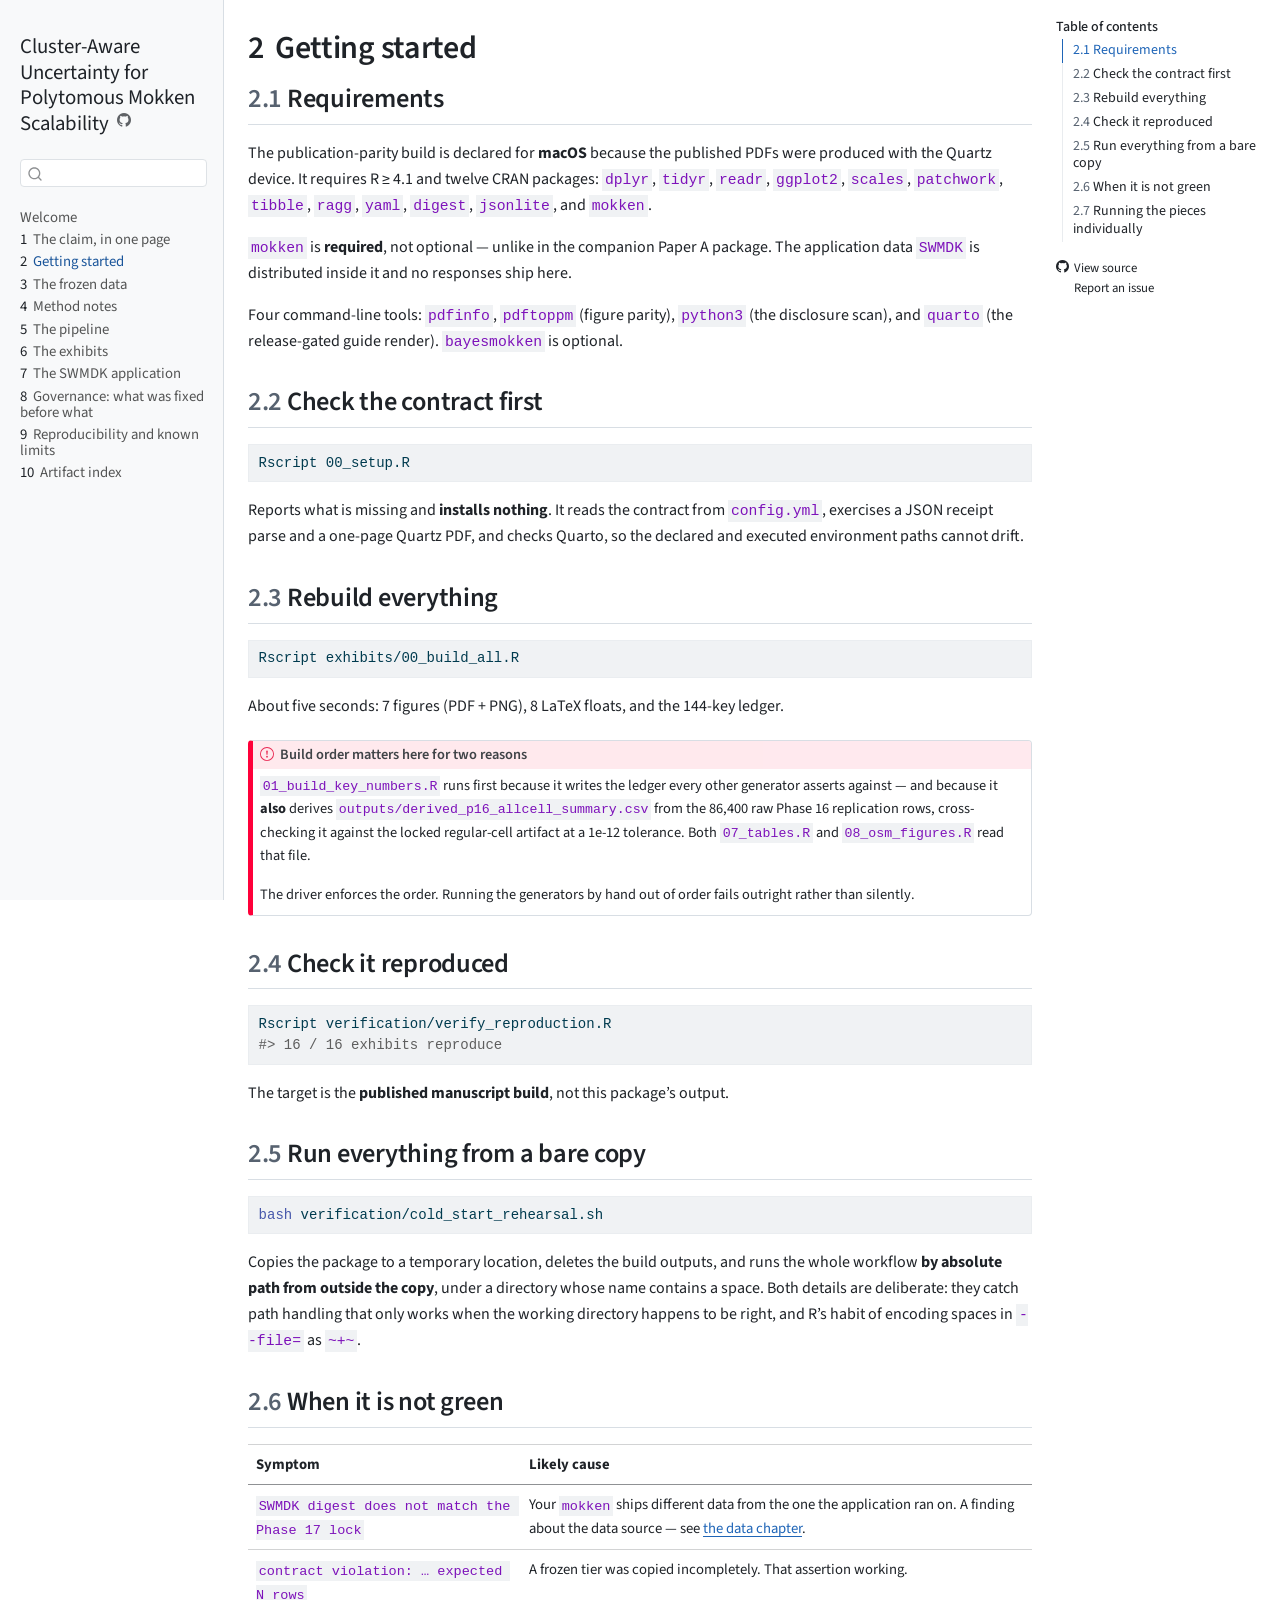
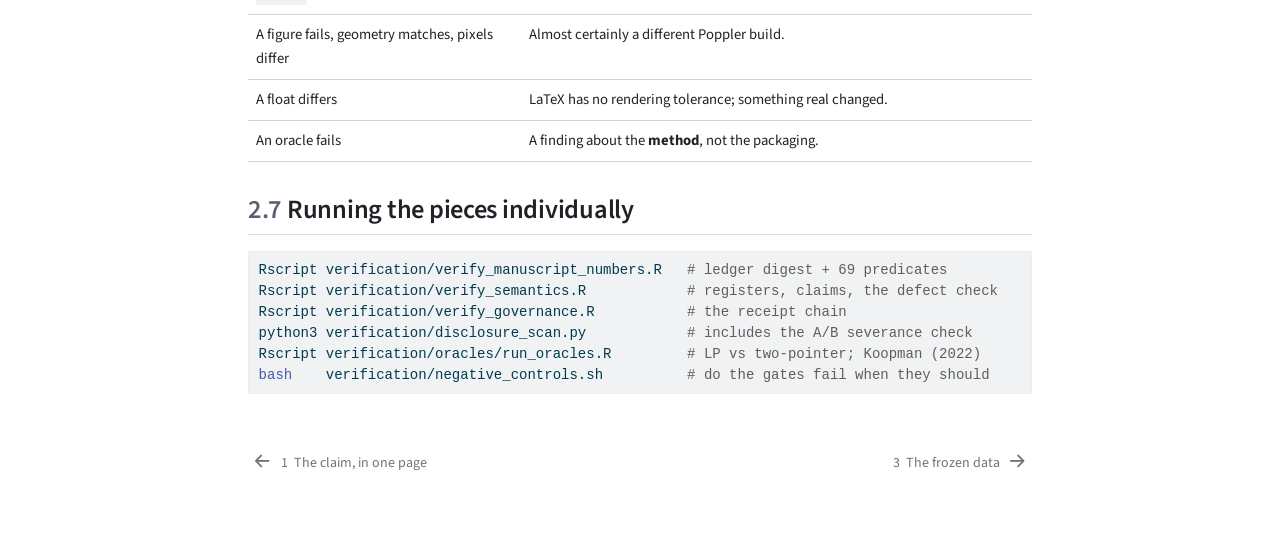
<file: 02-getting-started.html>
<!DOCTYPE html>
<html xmlns="http://www.w3.org/1999/xhtml" lang="en" xml:lang="en"><head>

<meta charset="utf-8">
<meta name="generator" content="quarto-1.9.37">

<meta name="viewport" content="width=device-width, initial-scale=1.0, user-scalable=yes">


<title>2&nbsp; Getting started – Cluster-Aware Uncertainty for Polytomous Mokken Scalability</title>
<style>
/* Default styles provided by pandoc.
** See https://pandoc.org/MANUAL.html#variables-for-html for config info.
*/
code{white-space: pre-wrap;}
span.smallcaps{font-variant: small-caps;}
div.columns{display: flex; gap: min(4vw, 1.5em);}
div.column{flex: auto; overflow-x: auto;}
div.hanging-indent{margin-left: 1.5em; text-indent: -1.5em;}
ul.task-list{list-style: none;}
ul.task-list li input[type="checkbox"] {
  width: 0.8em;
  margin: 0 0.8em 0.2em -1em; /* quarto-specific, see https://github.com/quarto-dev/quarto-cli/issues/4556 */ 
  vertical-align: middle;
}
/* CSS for syntax highlighting */
html { -webkit-text-size-adjust: 100%; }
pre > code.sourceCode { white-space: pre; position: relative; }
pre > code.sourceCode > span { display: inline-block; line-height: 1.25; }
pre > code.sourceCode > span:empty { height: 1.2em; }
.sourceCode { overflow: visible; }
code.sourceCode > span { color: inherit; text-decoration: inherit; }
div.sourceCode { margin: 1em 0; }
pre.sourceCode { margin: 0; }
@media screen {
div.sourceCode { overflow: auto; }
}
@media print {
pre > code.sourceCode { white-space: pre-wrap; }
pre > code.sourceCode > span { text-indent: -5em; padding-left: 5em; }
}
pre.numberSource code
  { counter-reset: source-line 0; }
pre.numberSource code > span
  { position: relative; left: -4em; counter-increment: source-line; }
pre.numberSource code > span > a:first-child::before
  { content: counter(source-line);
    position: relative; left: -1em; text-align: right; vertical-align: baseline;
    border: none; display: inline-block;
    -webkit-touch-callout: none; -webkit-user-select: none;
    -khtml-user-select: none; -moz-user-select: none;
    -ms-user-select: none; user-select: none;
    padding: 0 4px; width: 4em;
  }
pre.numberSource { margin-left: 3em;  padding-left: 4px; }
div.sourceCode
  {   }
@media screen {
pre > code.sourceCode > span > a:first-child::before { text-decoration: underline; }
}
</style>


<script src="site_libs/quarto-nav/quarto-nav.js"></script>
<script src="site_libs/quarto-nav/headroom.min.js"></script>
<script src="site_libs/clipboard/clipboard.min.js"></script>
<script src="site_libs/quarto-search/autocomplete.umd.js"></script>
<script src="site_libs/quarto-search/fuse.min.js"></script>
<script src="site_libs/quarto-search/quarto-search.js"></script>
<meta name="quarto:offset" content="./">
<link href="./03-data.html" rel="next">
<link href="./01-overview.html" rel="prev">
<script src="site_libs/quarto-html/quarto.js" type="module"></script>
<script src="site_libs/quarto-html/tabsets/tabsets.js" type="module"></script>
<script src="site_libs/quarto-html/popper.min.js"></script>
<script src="site_libs/quarto-html/tippy.umd.min.js"></script>
<script src="site_libs/quarto-html/anchor.min.js"></script>
<link href="site_libs/quarto-html/tippy.css" rel="stylesheet">
<link href="site_libs/quarto-html/quarto-syntax-highlighting-7f8f88aac4f3542376d5c11b86a4c14d.css" rel="stylesheet" id="quarto-text-highlighting-styles">
<script src="site_libs/bootstrap/bootstrap.min.js"></script>
<link href="site_libs/bootstrap/bootstrap-icons.css" rel="stylesheet">
<link href="site_libs/bootstrap/bootstrap-71f848a2aeb245bba3d660789bb1be18.min.css" rel="stylesheet" append-hash="true" id="quarto-bootstrap" data-mode="light">
<script id="quarto-search-options" type="application/json">{
  "location": "sidebar",
  "copy-button": false,
  "collapse-after": 3,
  "panel-placement": "start",
  "type": "textbox",
  "limit": 50,
  "keyboard-shortcut": [
    "f",
    "/",
    "s"
  ],
  "show-item-context": false,
  "language": {
    "search-no-results-text": "No results",
    "search-matching-documents-text": "matching documents",
    "search-copy-link-title": "Copy link to search",
    "search-hide-matches-text": "Hide additional matches",
    "search-more-match-text": "more match in this document",
    "search-more-matches-text": "more matches in this document",
    "search-clear-button-title": "Clear",
    "search-text-placeholder": "",
    "search-detached-cancel-button-title": "Cancel",
    "search-submit-button-title": "Submit",
    "search-label": "Search"
  }
}</script>
<style>html{ scroll-behavior: smooth; }</style>


</head>

<body class="nav-sidebar docked quarto-light">

<div id="quarto-search-results"></div>
  <header id="quarto-header" class="headroom fixed-top">
  <nav class="quarto-secondary-nav">
    <div class="container-fluid d-flex">
      <button type="button" class="quarto-btn-toggle btn" data-bs-toggle="collapse" role="button" data-bs-target=".quarto-sidebar-collapse-item" aria-controls="quarto-sidebar" aria-expanded="false" aria-label="Toggle sidebar navigation" onclick="if (window.quartoToggleHeadroom) { window.quartoToggleHeadroom(); }">
        <i class="bi bi-layout-text-sidebar-reverse"></i>
      </button>
        <nav class="quarto-page-breadcrumbs" aria-label="breadcrumb"><ol class="breadcrumb"><li class="breadcrumb-item"><a href="./02-getting-started.html"><span class="chapter-number">2</span>&nbsp; <span class="chapter-title">Getting started</span></a></li></ol></nav>
        <a class="flex-grow-1" role="navigation" data-bs-toggle="collapse" data-bs-target=".quarto-sidebar-collapse-item" aria-controls="quarto-sidebar" aria-expanded="false" aria-label="Toggle sidebar navigation" onclick="if (window.quartoToggleHeadroom) { window.quartoToggleHeadroom(); }">      
        </a>
      <button type="button" class="btn quarto-search-button" aria-label="Search" onclick="window.quartoOpenSearch();">
        <i class="bi bi-search"></i>
      </button>
    </div>
  </nav>
</header>
<!-- content -->
<div id="quarto-content" class="quarto-container page-columns page-rows-contents page-layout-article">
<!-- sidebar -->
  <nav id="quarto-sidebar" class="sidebar collapse collapse-horizontal quarto-sidebar-collapse-item sidebar-navigation docked overflow-auto">
    <div class="pt-lg-2 mt-2 text-left sidebar-header">
    <div class="sidebar-title mb-0 py-0">
      <a href="./">Cluster-Aware Uncertainty for Polytomous Mokken Scalability</a> 
        <div class="sidebar-tools-main">
    <a href="https://github.com/joonho112/bayesmokken-clustered-polytomous-replication/tree/main/docs/" title="Source Code" class="quarto-navigation-tool px-1" aria-label="Source Code"><i class="bi bi-github"></i></a>
</div>
    </div>
      </div>
        <div class="mt-2 flex-shrink-0 align-items-center">
        <div class="sidebar-search">
        <div id="quarto-search" class="" title="Search"></div>
        </div>
        </div>
    <div class="sidebar-menu-container"> 
    <ul class="list-unstyled mt-1">
        <li class="sidebar-item">
  <div class="sidebar-item-container"> 
  <a href="./index.html" class="sidebar-item-text sidebar-link">
 <span class="menu-text">Welcome</span></a>
  </div>
</li>
        <li class="sidebar-item">
  <div class="sidebar-item-container"> 
  <a href="./01-overview.html" class="sidebar-item-text sidebar-link">
 <span class="menu-text"><span class="chapter-number">1</span>&nbsp; <span class="chapter-title">The claim, in one page</span></span></a>
  </div>
</li>
        <li class="sidebar-item">
  <div class="sidebar-item-container"> 
  <a href="./02-getting-started.html" class="sidebar-item-text sidebar-link active">
 <span class="menu-text"><span class="chapter-number">2</span>&nbsp; <span class="chapter-title">Getting started</span></span></a>
  </div>
</li>
        <li class="sidebar-item">
  <div class="sidebar-item-container"> 
  <a href="./03-data.html" class="sidebar-item-text sidebar-link">
 <span class="menu-text"><span class="chapter-number">3</span>&nbsp; <span class="chapter-title">The frozen data</span></span></a>
  </div>
</li>
        <li class="sidebar-item">
  <div class="sidebar-item-container"> 
  <a href="./04-method-notes.html" class="sidebar-item-text sidebar-link">
 <span class="menu-text"><span class="chapter-number">4</span>&nbsp; <span class="chapter-title">Method notes</span></span></a>
  </div>
</li>
        <li class="sidebar-item">
  <div class="sidebar-item-container"> 
  <a href="./05-pipeline.html" class="sidebar-item-text sidebar-link">
 <span class="menu-text"><span class="chapter-number">5</span>&nbsp; <span class="chapter-title">The pipeline</span></span></a>
  </div>
</li>
        <li class="sidebar-item">
  <div class="sidebar-item-container"> 
  <a href="./06-exhibits.html" class="sidebar-item-text sidebar-link">
 <span class="menu-text"><span class="chapter-number">6</span>&nbsp; <span class="chapter-title">The exhibits</span></span></a>
  </div>
</li>
        <li class="sidebar-item">
  <div class="sidebar-item-container"> 
  <a href="./07-empirical.html" class="sidebar-item-text sidebar-link">
 <span class="menu-text"><span class="chapter-number">7</span>&nbsp; <span class="chapter-title">The SWMDK application</span></span></a>
  </div>
</li>
        <li class="sidebar-item">
  <div class="sidebar-item-container"> 
  <a href="./08-governance.html" class="sidebar-item-text sidebar-link">
 <span class="menu-text"><span class="chapter-number">8</span>&nbsp; <span class="chapter-title">Governance: what was fixed before what</span></span></a>
  </div>
</li>
        <li class="sidebar-item">
  <div class="sidebar-item-container"> 
  <a href="./09-reproducibility.html" class="sidebar-item-text sidebar-link">
 <span class="menu-text"><span class="chapter-number">9</span>&nbsp; <span class="chapter-title">Reproducibility and known limits</span></span></a>
  </div>
</li>
        <li class="sidebar-item">
  <div class="sidebar-item-container"> 
  <a href="./10-artifact-index.html" class="sidebar-item-text sidebar-link">
 <span class="menu-text"><span class="chapter-number">10</span>&nbsp; <span class="chapter-title">Artifact index</span></span></a>
  </div>
</li>
    </ul>
    </div>
</nav>
<div id="quarto-sidebar-glass" class="quarto-sidebar-collapse-item" data-bs-toggle="collapse" data-bs-target=".quarto-sidebar-collapse-item"></div>
<!-- margin-sidebar -->
    <div id="quarto-margin-sidebar" class="sidebar margin-sidebar">
        <nav id="TOC" role="doc-toc" class="toc-active">
    <h2 id="toc-title">Table of contents</h2>
   
  <ul>
  <li><a href="#requirements" id="toc-requirements" class="nav-link active" data-scroll-target="#requirements"><span class="header-section-number">2.1</span> Requirements</a></li>
  <li><a href="#check-the-contract-first" id="toc-check-the-contract-first" class="nav-link" data-scroll-target="#check-the-contract-first"><span class="header-section-number">2.2</span> Check the contract first</a></li>
  <li><a href="#rebuild-everything" id="toc-rebuild-everything" class="nav-link" data-scroll-target="#rebuild-everything"><span class="header-section-number">2.3</span> Rebuild everything</a></li>
  <li><a href="#check-it-reproduced" id="toc-check-it-reproduced" class="nav-link" data-scroll-target="#check-it-reproduced"><span class="header-section-number">2.4</span> Check it reproduced</a></li>
  <li><a href="#run-everything-from-a-bare-copy" id="toc-run-everything-from-a-bare-copy" class="nav-link" data-scroll-target="#run-everything-from-a-bare-copy"><span class="header-section-number">2.5</span> Run everything from a bare copy</a></li>
  <li><a href="#when-it-is-not-green" id="toc-when-it-is-not-green" class="nav-link" data-scroll-target="#when-it-is-not-green"><span class="header-section-number">2.6</span> When it is not green</a></li>
  <li><a href="#running-the-pieces-individually" id="toc-running-the-pieces-individually" class="nav-link" data-scroll-target="#running-the-pieces-individually"><span class="header-section-number">2.7</span> Running the pieces individually</a></li>
  </ul>
<div class="toc-actions"><ul><li><a href="https://github.com/joonho112/bayesmokken-clustered-polytomous-replication/blob/main/docs/02-getting-started.qmd" class="toc-action"><i class="bi bi-github"></i>View source</a></li><li><a href="https://github.com/joonho112/bayesmokken-clustered-polytomous-replication/issues/new" class="toc-action"><i class="bi empty"></i>Report an issue</a></li></ul></div></nav>
    </div>
<!-- main -->
<main class="content" id="quarto-document-content">

<header id="title-block-header" class="quarto-title-block default">
<div class="quarto-title">
<h1 class="title"><span class="chapter-number">2</span>&nbsp; <span class="chapter-title">Getting started</span></h1>
</div>



<div class="quarto-title-meta">

    
  
    
  </div>
  


</header>


<section id="requirements" class="level2" data-number="2.1">
<h2 data-number="2.1" class="anchored" data-anchor-id="requirements"><span class="header-section-number">2.1</span> Requirements</h2>
<p>The publication-parity build is declared for <strong>macOS</strong> because the published PDFs were produced with the Quartz device. It requires R ≥ 4.1 and twelve CRAN packages: <code>dplyr</code>, <code>tidyr</code>, <code>readr</code>, <code>ggplot2</code>, <code>scales</code>, <code>patchwork</code>, <code>tibble</code>, <code>ragg</code>, <code>yaml</code>, <code>digest</code>, <code>jsonlite</code>, and <strong><code>mokken</code></strong>.</p>
<p><code>mokken</code> is <strong>required</strong>, not optional — unlike in the companion Paper A package. The application data <code>SWMDK</code> is distributed inside it and no responses ship here.</p>
<p>Four command-line tools: <code>pdfinfo</code>, <code>pdftoppm</code> (figure parity), <code>python3</code> (the disclosure scan), and <code>quarto</code> (the release-gated guide render). <code>bayesmokken</code> is optional.</p>
</section>
<section id="check-the-contract-first" class="level2" data-number="2.2">
<h2 data-number="2.2" class="anchored" data-anchor-id="check-the-contract-first"><span class="header-section-number">2.2</span> Check the contract first</h2>
<div class="code-copy-outer-scaffold"><div class="sourceCode" id="cb1"><pre class="sourceCode bash code-with-copy"><code class="sourceCode bash"><span id="cb1-1"><a href="#cb1-1" aria-hidden="true" tabindex="-1"></a><span class="ex">Rscript</span> 00_setup.R</span></code></pre></div><button title="Copy to Clipboard" class="code-copy-button"><i class="bi"></i></button></div>
<p>Reports what is missing and <strong>installs nothing</strong>. It reads the contract from <code>config.yml</code>, exercises a JSON receipt parse and a one-page Quartz PDF, and checks Quarto, so the declared and executed environment paths cannot drift.</p>
</section>
<section id="rebuild-everything" class="level2" data-number="2.3">
<h2 data-number="2.3" class="anchored" data-anchor-id="rebuild-everything"><span class="header-section-number">2.3</span> Rebuild everything</h2>
<div class="code-copy-outer-scaffold"><div class="sourceCode" id="cb2"><pre class="sourceCode bash code-with-copy"><code class="sourceCode bash"><span id="cb2-1"><a href="#cb2-1" aria-hidden="true" tabindex="-1"></a><span class="ex">Rscript</span> exhibits/00_build_all.R</span></code></pre></div><button title="Copy to Clipboard" class="code-copy-button"><i class="bi"></i></button></div>
<p>About five seconds: 7 figures (PDF + PNG), 8 LaTeX floats, and the 144-key ledger.</p>
<div class="callout callout-style-default callout-important callout-titled">
<div class="callout-header d-flex align-content-center">
<div class="callout-icon-container">
<i class="callout-icon"></i>
</div>
<div class="callout-title-container flex-fill">
<span class="screen-reader-only">Important</span>Build order matters here for two reasons
</div>
</div>
<div class="callout-body-container callout-body">
<p><code>01_build_key_numbers.R</code> runs first because it writes the ledger every other generator asserts against — and because it <strong>also</strong> derives <code>outputs/derived_p16_allcell_summary.csv</code> from the 86,400 raw Phase 16 replication rows, cross-checking it against the locked regular-cell artifact at a 1e-12 tolerance. Both <code>07_tables.R</code> and <code>08_osm_figures.R</code> read that file.</p>
<p>The driver enforces the order. Running the generators by hand out of order fails outright rather than silently.</p>
</div>
</div>
</section>
<section id="check-it-reproduced" class="level2" data-number="2.4">
<h2 data-number="2.4" class="anchored" data-anchor-id="check-it-reproduced"><span class="header-section-number">2.4</span> Check it reproduced</h2>
<div class="code-copy-outer-scaffold"><div class="sourceCode" id="cb3"><pre class="sourceCode bash code-with-copy"><code class="sourceCode bash"><span id="cb3-1"><a href="#cb3-1" aria-hidden="true" tabindex="-1"></a><span class="ex">Rscript</span> verification/verify_reproduction.R</span>
<span id="cb3-2"><a href="#cb3-2" aria-hidden="true" tabindex="-1"></a><span class="co">#&gt; 16 / 16 exhibits reproduce</span></span></code></pre></div><button title="Copy to Clipboard" class="code-copy-button"><i class="bi"></i></button></div>
<p>The target is the <strong>published manuscript build</strong>, not this package’s output.</p>
</section>
<section id="run-everything-from-a-bare-copy" class="level2" data-number="2.5">
<h2 data-number="2.5" class="anchored" data-anchor-id="run-everything-from-a-bare-copy"><span class="header-section-number">2.5</span> Run everything from a bare copy</h2>
<div class="code-copy-outer-scaffold"><div class="sourceCode" id="cb4"><pre class="sourceCode bash code-with-copy"><code class="sourceCode bash"><span id="cb4-1"><a href="#cb4-1" aria-hidden="true" tabindex="-1"></a><span class="fu">bash</span> verification/cold_start_rehearsal.sh</span></code></pre></div><button title="Copy to Clipboard" class="code-copy-button"><i class="bi"></i></button></div>
<p>Copies the package to a temporary location, deletes the build outputs, and runs the whole workflow <strong>by absolute path from outside the copy</strong>, under a directory whose name contains a space. Both details are deliberate: they catch path handling that only works when the working directory happens to be right, and R’s habit of encoding spaces in <code>--file=</code> as <code>~+~</code>.</p>
</section>
<section id="when-it-is-not-green" class="level2" data-number="2.6">
<h2 data-number="2.6" class="anchored" data-anchor-id="when-it-is-not-green"><span class="header-section-number">2.6</span> When it is not green</h2>
<table class="table">
<thead>
<tr class="header">
<th>Symptom</th>
<th>Likely cause</th>
</tr>
</thead>
<tbody>
<tr class="odd">
<td><code>SWMDK digest does not match the Phase 17 lock</code></td>
<td>Your <code>mokken</code> ships different data from the one the application ran on. A finding about the data source — see <a href="./03-data.html">the data chapter</a>.</td>
</tr>
<tr class="even">
<td><code>contract violation: … expected N rows</code></td>
<td>A frozen tier was copied incompletely. That assertion working.</td>
</tr>
<tr class="odd">
<td>A figure fails, geometry matches, pixels differ</td>
<td>Almost certainly a different Poppler build.</td>
</tr>
<tr class="even">
<td>A float differs</td>
<td>LaTeX has no rendering tolerance; something real changed.</td>
</tr>
<tr class="odd">
<td>An oracle fails</td>
<td>A finding about the <strong>method</strong>, not the packaging.</td>
</tr>
</tbody>
</table>
</section>
<section id="running-the-pieces-individually" class="level2" data-number="2.7">
<h2 data-number="2.7" class="anchored" data-anchor-id="running-the-pieces-individually"><span class="header-section-number">2.7</span> Running the pieces individually</h2>
<div class="code-copy-outer-scaffold"><div class="sourceCode" id="cb5"><pre class="sourceCode bash code-with-copy"><code class="sourceCode bash"><span id="cb5-1"><a href="#cb5-1" aria-hidden="true" tabindex="-1"></a><span class="ex">Rscript</span> verification/verify_manuscript_numbers.R   <span class="co"># ledger digest + 69 predicates</span></span>
<span id="cb5-2"><a href="#cb5-2" aria-hidden="true" tabindex="-1"></a><span class="ex">Rscript</span> verification/verify_semantics.R            <span class="co"># registers, claims, the defect check</span></span>
<span id="cb5-3"><a href="#cb5-3" aria-hidden="true" tabindex="-1"></a><span class="ex">Rscript</span> verification/verify_governance.R           <span class="co"># the receipt chain</span></span>
<span id="cb5-4"><a href="#cb5-4" aria-hidden="true" tabindex="-1"></a><span class="ex">python3</span> verification/disclosure_scan.py            <span class="co"># includes the A/B severance check</span></span>
<span id="cb5-5"><a href="#cb5-5" aria-hidden="true" tabindex="-1"></a><span class="ex">Rscript</span> verification/oracles/run_oracles.R         <span class="co"># LP vs two-pointer; Koopman (2022)</span></span>
<span id="cb5-6"><a href="#cb5-6" aria-hidden="true" tabindex="-1"></a><span class="fu">bash</span>    verification/negative_controls.sh          <span class="co"># do the gates fail when they should</span></span></code></pre></div><button title="Copy to Clipboard" class="code-copy-button"><i class="bi"></i></button></div>


</section>

</main> <!-- /main -->
<script id="quarto-html-after-body" type="application/javascript">
  window.document.addEventListener("DOMContentLoaded", function (event) {
    const icon = "";
    const anchorJS = new window.AnchorJS();
    anchorJS.options = {
      placement: 'right',
      icon: icon
    };
    anchorJS.add('.anchored');
    const isCodeAnnotation = (el) => {
      for (const clz of el.classList) {
        if (clz.startsWith('code-annotation-')) {                     
          return true;
        }
      }
      return false;
    }
    const onCopySuccess = function(e) {
      // button target
      const button = e.trigger;
      // don't keep focus
      button.blur();
      // flash "checked"
      button.classList.add('code-copy-button-checked');
      var currentTitle = button.getAttribute("title");
      button.setAttribute("title", "Copied!");
      let tooltip;
      if (window.bootstrap) {
        button.setAttribute("data-bs-toggle", "tooltip");
        button.setAttribute("data-bs-placement", "left");
        button.setAttribute("data-bs-title", "Copied!");
        tooltip = new bootstrap.Tooltip(button, 
          { trigger: "manual", 
            customClass: "code-copy-button-tooltip",
            offset: [0, -8]});
        tooltip.show();    
      }
      setTimeout(function() {
        if (tooltip) {
          tooltip.hide();
          button.removeAttribute("data-bs-title");
          button.removeAttribute("data-bs-toggle");
          button.removeAttribute("data-bs-placement");
        }
        button.setAttribute("title", currentTitle);
        button.classList.remove('code-copy-button-checked');
      }, 1000);
      // clear code selection
      e.clearSelection();
    }
    const getTextToCopy = function(trigger) {
      const outerScaffold = trigger.parentElement.cloneNode(true);
      const codeEl = outerScaffold.querySelector('code');
      for (const childEl of codeEl.children) {
        if (isCodeAnnotation(childEl)) {
          childEl.remove();
        }
      }
      return codeEl.innerText;
    }
    const clipboard = new window.ClipboardJS('.code-copy-button:not([data-in-quarto-modal])', {
      text: getTextToCopy
    });
    clipboard.on('success', onCopySuccess);
    if (window.document.getElementById('quarto-embedded-source-code-modal')) {
      const clipboardModal = new window.ClipboardJS('.code-copy-button[data-in-quarto-modal]', {
        text: getTextToCopy,
        container: window.document.getElementById('quarto-embedded-source-code-modal')
      });
      clipboardModal.on('success', onCopySuccess);
    }
      var localhostRegex = new RegExp(/^(?:http|https):\/\/localhost\:?[0-9]*\//);
      var mailtoRegex = new RegExp(/^mailto:/);
        var filterRegex = new RegExp('/' + window.location.host + '/');
      var isInternal = (href) => {
          return filterRegex.test(href) || localhostRegex.test(href) || mailtoRegex.test(href);
      }
      // Inspect non-navigation links and adorn them if external
     var links = window.document.querySelectorAll('a[href]:not(.nav-link):not(.navbar-brand):not(.toc-action):not(.sidebar-link):not(.sidebar-item-toggle):not(.pagination-link):not(.no-external):not([aria-hidden]):not(.dropdown-item):not(.quarto-navigation-tool):not(.about-link)');
      for (var i=0; i<links.length; i++) {
        const link = links[i];
        if (!isInternal(link.href)) {
          // undo the damage that might have been done by quarto-nav.js in the case of
          // links that we want to consider external
          if (link.dataset.originalHref !== undefined) {
            link.href = link.dataset.originalHref;
          }
            // target, if specified
            link.setAttribute("target", "_blank");
            if (link.getAttribute("rel") === null) {
              link.setAttribute("rel", "noopener");
            }
        }
      }
    function tippyHover(el, contentFn, onTriggerFn, onUntriggerFn) {
      const config = {
        allowHTML: true,
        maxWidth: 500,
        delay: 100,
        arrow: false,
        appendTo: function(el) {
            return el.parentElement;
        },
        interactive: true,
        interactiveBorder: 10,
        theme: 'quarto',
        placement: 'bottom-start',
      };
      if (contentFn) {
        config.content = contentFn;
      }
      if (onTriggerFn) {
        config.onTrigger = onTriggerFn;
      }
      if (onUntriggerFn) {
        config.onUntrigger = onUntriggerFn;
      }
      window.tippy(el, config); 
    }
    const noterefs = window.document.querySelectorAll('a[role="doc-noteref"]');
    for (var i=0; i<noterefs.length; i++) {
      const ref = noterefs[i];
      tippyHover(ref, function() {
        // use id or data attribute instead here
        let href = ref.getAttribute('data-footnote-href') || ref.getAttribute('href');
        try { href = new URL(href).hash; } catch {}
        const id = href.replace(/^#\/?/, "");
        const note = window.document.getElementById(id);
        if (note) {
          return note.innerHTML;
        } else {
          return "";
        }
      });
    }
    const xrefs = window.document.querySelectorAll('a.quarto-xref');
    const processXRef = (id, note) => {
      // Strip column container classes
      const stripColumnClz = (el) => {
        el.classList.remove("page-full", "page-columns");
        if (el.children) {
          for (const child of el.children) {
            stripColumnClz(child);
          }
        }
      }
      stripColumnClz(note)
      if (id === null || id.startsWith('sec-')) {
        // Special case sections, only their first couple elements
        const container = document.createElement("div");
        if (note.children && note.children.length > 2) {
          container.appendChild(note.children[0].cloneNode(true));
          for (let i = 1; i < note.children.length; i++) {
            const child = note.children[i];
            if (child.tagName === "P" && child.innerText === "") {
              continue;
            } else {
              container.appendChild(child.cloneNode(true));
              break;
            }
          }
          if (window.Quarto?.typesetMath) {
            window.Quarto.typesetMath(container);
          }
          return container.innerHTML
        } else {
          if (window.Quarto?.typesetMath) {
            window.Quarto.typesetMath(note);
          }
          return note.innerHTML;
        }
      } else {
        // Remove any anchor links if they are present
        const anchorLink = note.querySelector('a.anchorjs-link');
        if (anchorLink) {
          anchorLink.remove();
        }
        if (window.Quarto?.typesetMath) {
          window.Quarto.typesetMath(note);
        }
        if (note.classList.contains("callout")) {
          return note.outerHTML;
        } else {
          return note.innerHTML;
        }
      }
    }
    for (var i=0; i<xrefs.length; i++) {
      const xref = xrefs[i];
      tippyHover(xref, undefined, function(instance) {
        instance.disable();
        let url = xref.getAttribute('href');
        let hash = undefined; 
        if (url.startsWith('#')) {
          hash = url;
        } else {
          try { hash = new URL(url).hash; } catch {}
        }
        if (hash) {
          const id = hash.replace(/^#\/?/, "");
          const note = window.document.getElementById(id);
          if (note !== null) {
            try {
              const html = processXRef(id, note.cloneNode(true));
              instance.setContent(html);
            } finally {
              instance.enable();
              instance.show();
            }
          } else {
            // See if we can fetch this
            fetch(url.split('#')[0])
            .then(res => res.text())
            .then(html => {
              const parser = new DOMParser();
              const htmlDoc = parser.parseFromString(html, "text/html");
              const note = htmlDoc.getElementById(id);
              if (note !== null) {
                const html = processXRef(id, note);
                instance.setContent(html);
              } 
            }).finally(() => {
              instance.enable();
              instance.show();
            });
          }
        } else {
          // See if we can fetch a full url (with no hash to target)
          // This is a special case and we should probably do some content thinning / targeting
          fetch(url)
          .then(res => res.text())
          .then(html => {
            const parser = new DOMParser();
            const htmlDoc = parser.parseFromString(html, "text/html");
            const note = htmlDoc.querySelector('main.content');
            if (note !== null) {
              // This should only happen for chapter cross references
              // (since there is no id in the URL)
              // remove the first header
              if (note.children.length > 0 && note.children[0].tagName === "HEADER") {
                note.children[0].remove();
              }
              const html = processXRef(null, note);
              instance.setContent(html);
            } 
          }).finally(() => {
            instance.enable();
            instance.show();
          });
        }
      }, function(instance) {
      });
    }
        let selectedAnnoteEl;
        const selectorForAnnotation = ( cell, annotation) => {
          let cellAttr = 'data-code-cell="' + cell + '"';
          let lineAttr = 'data-code-annotation="' +  annotation + '"';
          const selector = 'span[' + cellAttr + '][' + lineAttr + ']';
          return selector;
        }
        const selectCodeLines = (annoteEl) => {
          const doc = window.document;
          const targetCell = annoteEl.getAttribute("data-target-cell");
          const targetAnnotation = annoteEl.getAttribute("data-target-annotation");
          const annoteSpan = window.document.querySelector(selectorForAnnotation(targetCell, targetAnnotation));
          const lines = annoteSpan.getAttribute("data-code-lines").split(",");
          const lineIds = lines.map((line) => {
            return targetCell + "-" + line;
          })
          let top = null;
          let height = null;
          let parent = null;
          if (lineIds.length > 0) {
              //compute the position of the single el (top and bottom and make a div)
              const el = window.document.getElementById(lineIds[0]);
              top = el.offsetTop;
              height = el.offsetHeight;
              parent = el.parentElement.parentElement;
            if (lineIds.length > 1) {
              const lastEl = window.document.getElementById(lineIds[lineIds.length - 1]);
              const bottom = lastEl.offsetTop + lastEl.offsetHeight;
              height = bottom - top;
            }
            if (top !== null && height !== null && parent !== null) {
              // cook up a div (if necessary) and position it 
              let div = window.document.getElementById("code-annotation-line-highlight");
              if (div === null) {
                div = window.document.createElement("div");
                div.setAttribute("id", "code-annotation-line-highlight");
                div.style.position = 'absolute';
                parent.appendChild(div);
              }
              div.style.top = top - 2 + "px";
              div.style.height = height + 4 + "px";
              div.style.left = 0;
              let gutterDiv = window.document.getElementById("code-annotation-line-highlight-gutter");
              if (gutterDiv === null) {
                gutterDiv = window.document.createElement("div");
                gutterDiv.setAttribute("id", "code-annotation-line-highlight-gutter");
                gutterDiv.style.position = 'absolute';
                const codeCell = window.document.getElementById(targetCell);
                const gutter = codeCell.querySelector('.code-annotation-gutter');
                gutter.appendChild(gutterDiv);
              }
              gutterDiv.style.top = top - 2 + "px";
              gutterDiv.style.height = height + 4 + "px";
            }
            selectedAnnoteEl = annoteEl;
          }
        };
        const unselectCodeLines = () => {
          const elementsIds = ["code-annotation-line-highlight", "code-annotation-line-highlight-gutter"];
          elementsIds.forEach((elId) => {
            const div = window.document.getElementById(elId);
            if (div) {
              div.remove();
            }
          });
          selectedAnnoteEl = undefined;
        };
          // Handle positioning of the toggle
      window.addEventListener(
        "resize",
        throttle(() => {
          elRect = undefined;
          if (selectedAnnoteEl) {
            selectCodeLines(selectedAnnoteEl);
          }
        }, 10)
      );
      function throttle(fn, ms) {
      let throttle = false;
      let timer;
        return (...args) => {
          if(!throttle) { // first call gets through
              fn.apply(this, args);
              throttle = true;
          } else { // all the others get throttled
              if(timer) clearTimeout(timer); // cancel #2
              timer = setTimeout(() => {
                fn.apply(this, args);
                timer = throttle = false;
              }, ms);
          }
        };
      }
        // Attach click handler to the DT
        const annoteDls = window.document.querySelectorAll('dt[data-target-cell]');
        for (const annoteDlNode of annoteDls) {
          annoteDlNode.addEventListener('click', (event) => {
            const clickedEl = event.target;
            if (clickedEl !== selectedAnnoteEl) {
              unselectCodeLines();
              const activeEl = window.document.querySelector('dt[data-target-cell].code-annotation-active');
              if (activeEl) {
                activeEl.classList.remove('code-annotation-active');
              }
              selectCodeLines(clickedEl);
              clickedEl.classList.add('code-annotation-active');
            } else {
              // Unselect the line
              unselectCodeLines();
              clickedEl.classList.remove('code-annotation-active');
            }
          });
        }
    const findCites = (el) => {
      const parentEl = el.parentElement;
      if (parentEl) {
        const cites = parentEl.dataset.cites;
        if (cites) {
          return {
            el,
            cites: cites.split(' ')
          };
        } else {
          return findCites(el.parentElement)
        }
      } else {
        return undefined;
      }
    };
    var bibliorefs = window.document.querySelectorAll('a[role="doc-biblioref"]');
    for (var i=0; i<bibliorefs.length; i++) {
      const ref = bibliorefs[i];
      const citeInfo = findCites(ref);
      if (citeInfo) {
        tippyHover(citeInfo.el, function() {
          var popup = window.document.createElement('div');
          citeInfo.cites.forEach(function(cite) {
            var citeDiv = window.document.createElement('div');
            citeDiv.classList.add('hanging-indent');
            citeDiv.classList.add('csl-entry');
            var biblioDiv = window.document.getElementById('ref-' + cite);
            if (biblioDiv) {
              citeDiv.innerHTML = biblioDiv.innerHTML;
            }
            popup.appendChild(citeDiv);
          });
          return popup.innerHTML;
        });
      }
    }
  });
  </script>
<nav class="page-navigation">
  <div class="nav-page nav-page-previous">
      <a href="./01-overview.html" class="pagination-link" aria-label="The claim, in one page">
        <i class="bi bi-arrow-left-short"></i> <span class="nav-page-text"><span class="chapter-number">1</span>&nbsp; <span class="chapter-title">The claim, in one page</span></span>
      </a>          
  </div>
  <div class="nav-page nav-page-next">
      <a href="./03-data.html" class="pagination-link" aria-label="The frozen data">
        <span class="nav-page-text"><span class="chapter-number">3</span>&nbsp; <span class="chapter-title">The frozen data</span></span> <i class="bi bi-arrow-right-short"></i>
      </a>
  </div>
</nav>
</div> <!-- /content -->




<footer class="footer"><div class="nav-footer"><div class="nav-footer-center"><div class="toc-actions d-sm-block d-md-none"><ul><li><a href="https://github.com/joonho112/bayesmokken-clustered-polytomous-replication/blob/main/docs/02-getting-started.qmd" class="toc-action"><i class="bi bi-github"></i>View source</a></li><li><a href="https://github.com/joonho112/bayesmokken-clustered-polytomous-replication/issues/new" class="toc-action"><i class="bi empty"></i>Report an issue</a></li></ul></div></div></div></footer><script src="site_libs/quarto-html/zenscroll-min.js"></script>
</body></html>
</file>
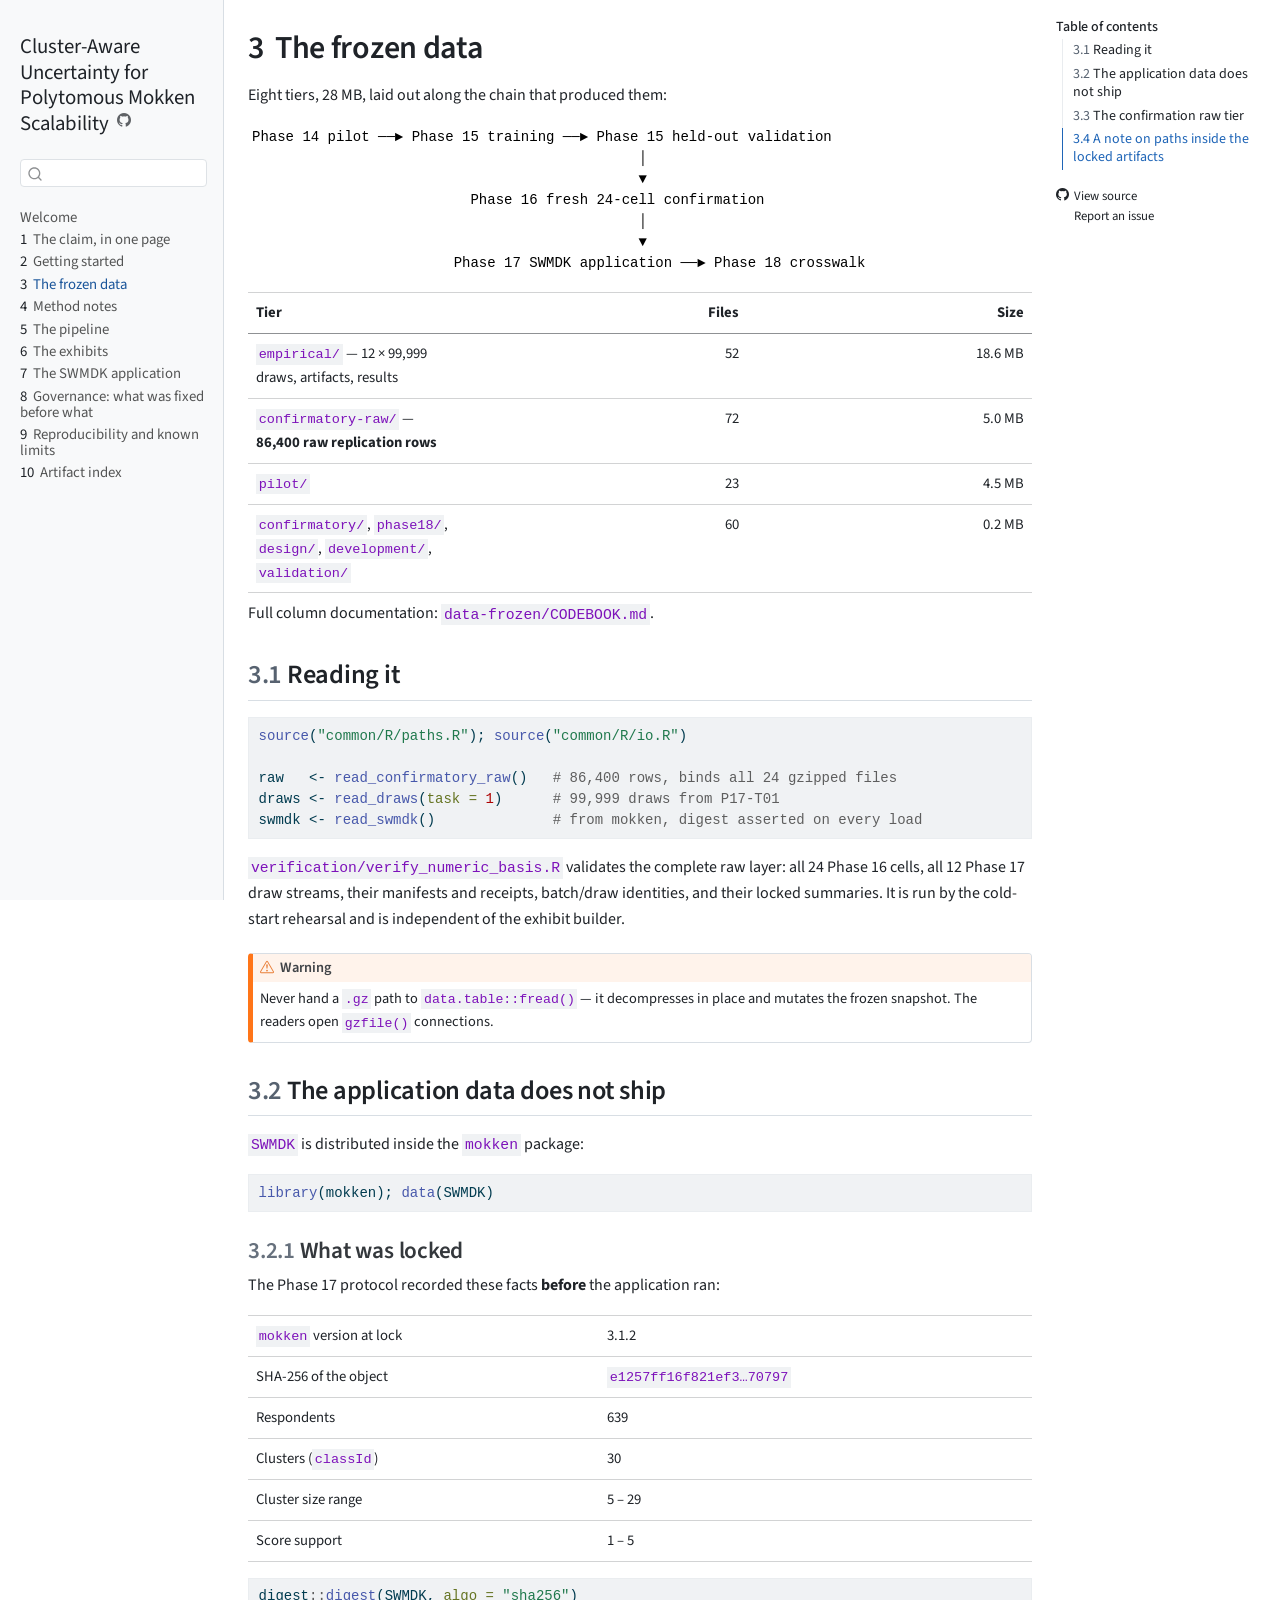
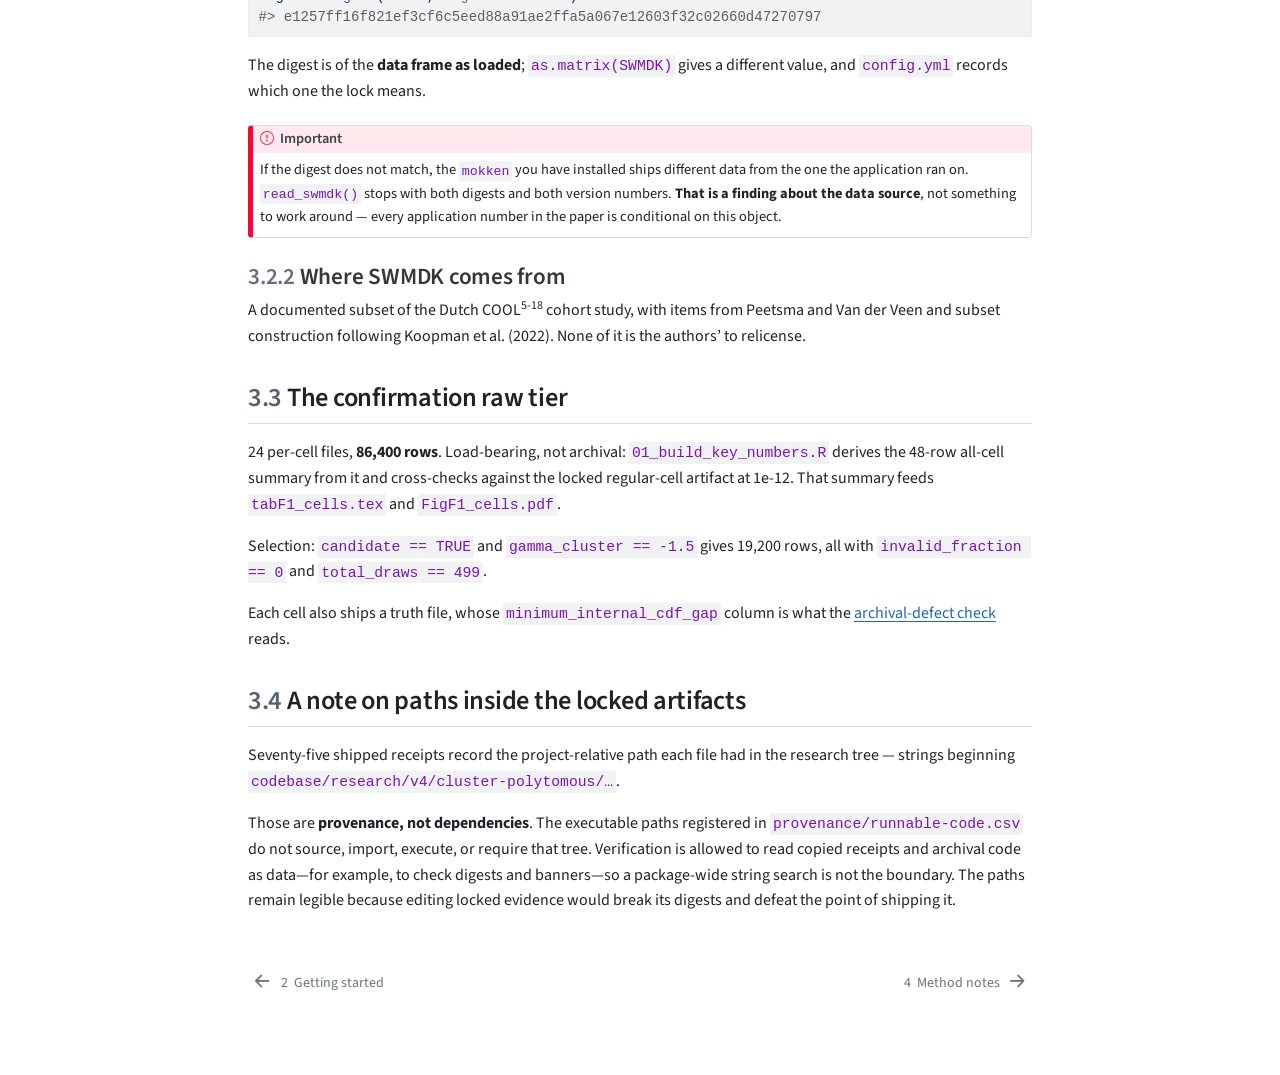
<file: 03-data.html>
<!DOCTYPE html>
<html xmlns="http://www.w3.org/1999/xhtml" lang="en" xml:lang="en"><head>

<meta charset="utf-8">
<meta name="generator" content="quarto-1.9.37">

<meta name="viewport" content="width=device-width, initial-scale=1.0, user-scalable=yes">


<title>3&nbsp; The frozen data – Cluster-Aware Uncertainty for Polytomous Mokken Scalability</title>
<style>
/* Default styles provided by pandoc.
** See https://pandoc.org/MANUAL.html#variables-for-html for config info.
*/
code{white-space: pre-wrap;}
span.smallcaps{font-variant: small-caps;}
div.columns{display: flex; gap: min(4vw, 1.5em);}
div.column{flex: auto; overflow-x: auto;}
div.hanging-indent{margin-left: 1.5em; text-indent: -1.5em;}
ul.task-list{list-style: none;}
ul.task-list li input[type="checkbox"] {
  width: 0.8em;
  margin: 0 0.8em 0.2em -1em; /* quarto-specific, see https://github.com/quarto-dev/quarto-cli/issues/4556 */ 
  vertical-align: middle;
}
/* CSS for syntax highlighting */
html { -webkit-text-size-adjust: 100%; }
pre > code.sourceCode { white-space: pre; position: relative; }
pre > code.sourceCode > span { display: inline-block; line-height: 1.25; }
pre > code.sourceCode > span:empty { height: 1.2em; }
.sourceCode { overflow: visible; }
code.sourceCode > span { color: inherit; text-decoration: inherit; }
div.sourceCode { margin: 1em 0; }
pre.sourceCode { margin: 0; }
@media screen {
div.sourceCode { overflow: auto; }
}
@media print {
pre > code.sourceCode { white-space: pre-wrap; }
pre > code.sourceCode > span { text-indent: -5em; padding-left: 5em; }
}
pre.numberSource code
  { counter-reset: source-line 0; }
pre.numberSource code > span
  { position: relative; left: -4em; counter-increment: source-line; }
pre.numberSource code > span > a:first-child::before
  { content: counter(source-line);
    position: relative; left: -1em; text-align: right; vertical-align: baseline;
    border: none; display: inline-block;
    -webkit-touch-callout: none; -webkit-user-select: none;
    -khtml-user-select: none; -moz-user-select: none;
    -ms-user-select: none; user-select: none;
    padding: 0 4px; width: 4em;
  }
pre.numberSource { margin-left: 3em;  padding-left: 4px; }
div.sourceCode
  {   }
@media screen {
pre > code.sourceCode > span > a:first-child::before { text-decoration: underline; }
}
</style>


<script src="site_libs/quarto-nav/quarto-nav.js"></script>
<script src="site_libs/quarto-nav/headroom.min.js"></script>
<script src="site_libs/clipboard/clipboard.min.js"></script>
<script src="site_libs/quarto-search/autocomplete.umd.js"></script>
<script src="site_libs/quarto-search/fuse.min.js"></script>
<script src="site_libs/quarto-search/quarto-search.js"></script>
<meta name="quarto:offset" content="./">
<link href="./04-method-notes.html" rel="next">
<link href="./02-getting-started.html" rel="prev">
<script src="site_libs/quarto-html/quarto.js" type="module"></script>
<script src="site_libs/quarto-html/tabsets/tabsets.js" type="module"></script>
<script src="site_libs/quarto-html/popper.min.js"></script>
<script src="site_libs/quarto-html/tippy.umd.min.js"></script>
<script src="site_libs/quarto-html/anchor.min.js"></script>
<link href="site_libs/quarto-html/tippy.css" rel="stylesheet">
<link href="site_libs/quarto-html/quarto-syntax-highlighting-7f8f88aac4f3542376d5c11b86a4c14d.css" rel="stylesheet" id="quarto-text-highlighting-styles">
<script src="site_libs/bootstrap/bootstrap.min.js"></script>
<link href="site_libs/bootstrap/bootstrap-icons.css" rel="stylesheet">
<link href="site_libs/bootstrap/bootstrap-71f848a2aeb245bba3d660789bb1be18.min.css" rel="stylesheet" append-hash="true" id="quarto-bootstrap" data-mode="light">
<script id="quarto-search-options" type="application/json">{
  "location": "sidebar",
  "copy-button": false,
  "collapse-after": 3,
  "panel-placement": "start",
  "type": "textbox",
  "limit": 50,
  "keyboard-shortcut": [
    "f",
    "/",
    "s"
  ],
  "show-item-context": false,
  "language": {
    "search-no-results-text": "No results",
    "search-matching-documents-text": "matching documents",
    "search-copy-link-title": "Copy link to search",
    "search-hide-matches-text": "Hide additional matches",
    "search-more-match-text": "more match in this document",
    "search-more-matches-text": "more matches in this document",
    "search-clear-button-title": "Clear",
    "search-text-placeholder": "",
    "search-detached-cancel-button-title": "Cancel",
    "search-submit-button-title": "Submit",
    "search-label": "Search"
  }
}</script>
<style>html{ scroll-behavior: smooth; }</style>


</head>

<body class="nav-sidebar docked quarto-light">

<div id="quarto-search-results"></div>
  <header id="quarto-header" class="headroom fixed-top">
  <nav class="quarto-secondary-nav">
    <div class="container-fluid d-flex">
      <button type="button" class="quarto-btn-toggle btn" data-bs-toggle="collapse" role="button" data-bs-target=".quarto-sidebar-collapse-item" aria-controls="quarto-sidebar" aria-expanded="false" aria-label="Toggle sidebar navigation" onclick="if (window.quartoToggleHeadroom) { window.quartoToggleHeadroom(); }">
        <i class="bi bi-layout-text-sidebar-reverse"></i>
      </button>
        <nav class="quarto-page-breadcrumbs" aria-label="breadcrumb"><ol class="breadcrumb"><li class="breadcrumb-item"><a href="./03-data.html"><span class="chapter-number">3</span>&nbsp; <span class="chapter-title">The frozen data</span></a></li></ol></nav>
        <a class="flex-grow-1" role="navigation" data-bs-toggle="collapse" data-bs-target=".quarto-sidebar-collapse-item" aria-controls="quarto-sidebar" aria-expanded="false" aria-label="Toggle sidebar navigation" onclick="if (window.quartoToggleHeadroom) { window.quartoToggleHeadroom(); }">      
        </a>
      <button type="button" class="btn quarto-search-button" aria-label="Search" onclick="window.quartoOpenSearch();">
        <i class="bi bi-search"></i>
      </button>
    </div>
  </nav>
</header>
<!-- content -->
<div id="quarto-content" class="quarto-container page-columns page-rows-contents page-layout-article">
<!-- sidebar -->
  <nav id="quarto-sidebar" class="sidebar collapse collapse-horizontal quarto-sidebar-collapse-item sidebar-navigation docked overflow-auto">
    <div class="pt-lg-2 mt-2 text-left sidebar-header">
    <div class="sidebar-title mb-0 py-0">
      <a href="./">Cluster-Aware Uncertainty for Polytomous Mokken Scalability</a> 
        <div class="sidebar-tools-main">
    <a href="https://github.com/joonho112/bayesmokken-clustered-polytomous-replication/tree/main/docs/" title="Source Code" class="quarto-navigation-tool px-1" aria-label="Source Code"><i class="bi bi-github"></i></a>
</div>
    </div>
      </div>
        <div class="mt-2 flex-shrink-0 align-items-center">
        <div class="sidebar-search">
        <div id="quarto-search" class="" title="Search"></div>
        </div>
        </div>
    <div class="sidebar-menu-container"> 
    <ul class="list-unstyled mt-1">
        <li class="sidebar-item">
  <div class="sidebar-item-container"> 
  <a href="./index.html" class="sidebar-item-text sidebar-link">
 <span class="menu-text">Welcome</span></a>
  </div>
</li>
        <li class="sidebar-item">
  <div class="sidebar-item-container"> 
  <a href="./01-overview.html" class="sidebar-item-text sidebar-link">
 <span class="menu-text"><span class="chapter-number">1</span>&nbsp; <span class="chapter-title">The claim, in one page</span></span></a>
  </div>
</li>
        <li class="sidebar-item">
  <div class="sidebar-item-container"> 
  <a href="./02-getting-started.html" class="sidebar-item-text sidebar-link">
 <span class="menu-text"><span class="chapter-number">2</span>&nbsp; <span class="chapter-title">Getting started</span></span></a>
  </div>
</li>
        <li class="sidebar-item">
  <div class="sidebar-item-container"> 
  <a href="./03-data.html" class="sidebar-item-text sidebar-link active">
 <span class="menu-text"><span class="chapter-number">3</span>&nbsp; <span class="chapter-title">The frozen data</span></span></a>
  </div>
</li>
        <li class="sidebar-item">
  <div class="sidebar-item-container"> 
  <a href="./04-method-notes.html" class="sidebar-item-text sidebar-link">
 <span class="menu-text"><span class="chapter-number">4</span>&nbsp; <span class="chapter-title">Method notes</span></span></a>
  </div>
</li>
        <li class="sidebar-item">
  <div class="sidebar-item-container"> 
  <a href="./05-pipeline.html" class="sidebar-item-text sidebar-link">
 <span class="menu-text"><span class="chapter-number">5</span>&nbsp; <span class="chapter-title">The pipeline</span></span></a>
  </div>
</li>
        <li class="sidebar-item">
  <div class="sidebar-item-container"> 
  <a href="./06-exhibits.html" class="sidebar-item-text sidebar-link">
 <span class="menu-text"><span class="chapter-number">6</span>&nbsp; <span class="chapter-title">The exhibits</span></span></a>
  </div>
</li>
        <li class="sidebar-item">
  <div class="sidebar-item-container"> 
  <a href="./07-empirical.html" class="sidebar-item-text sidebar-link">
 <span class="menu-text"><span class="chapter-number">7</span>&nbsp; <span class="chapter-title">The SWMDK application</span></span></a>
  </div>
</li>
        <li class="sidebar-item">
  <div class="sidebar-item-container"> 
  <a href="./08-governance.html" class="sidebar-item-text sidebar-link">
 <span class="menu-text"><span class="chapter-number">8</span>&nbsp; <span class="chapter-title">Governance: what was fixed before what</span></span></a>
  </div>
</li>
        <li class="sidebar-item">
  <div class="sidebar-item-container"> 
  <a href="./09-reproducibility.html" class="sidebar-item-text sidebar-link">
 <span class="menu-text"><span class="chapter-number">9</span>&nbsp; <span class="chapter-title">Reproducibility and known limits</span></span></a>
  </div>
</li>
        <li class="sidebar-item">
  <div class="sidebar-item-container"> 
  <a href="./10-artifact-index.html" class="sidebar-item-text sidebar-link">
 <span class="menu-text"><span class="chapter-number">10</span>&nbsp; <span class="chapter-title">Artifact index</span></span></a>
  </div>
</li>
    </ul>
    </div>
</nav>
<div id="quarto-sidebar-glass" class="quarto-sidebar-collapse-item" data-bs-toggle="collapse" data-bs-target=".quarto-sidebar-collapse-item"></div>
<!-- margin-sidebar -->
    <div id="quarto-margin-sidebar" class="sidebar margin-sidebar">
        <nav id="TOC" role="doc-toc" class="toc-active">
    <h2 id="toc-title">Table of contents</h2>
   
  <ul>
  <li><a href="#reading-it" id="toc-reading-it" class="nav-link active" data-scroll-target="#reading-it"><span class="header-section-number">3.1</span> Reading it</a></li>
  <li><a href="#the-application-data-does-not-ship" id="toc-the-application-data-does-not-ship" class="nav-link" data-scroll-target="#the-application-data-does-not-ship"><span class="header-section-number">3.2</span> The application data does not ship</a>
  <ul class="collapse">
  <li><a href="#what-was-locked" id="toc-what-was-locked" class="nav-link" data-scroll-target="#what-was-locked"><span class="header-section-number">3.2.1</span> What was locked</a></li>
  <li><a href="#where-swmdk-comes-from" id="toc-where-swmdk-comes-from" class="nav-link" data-scroll-target="#where-swmdk-comes-from"><span class="header-section-number">3.2.2</span> Where SWMDK comes from</a></li>
  </ul></li>
  <li><a href="#the-confirmation-raw-tier" id="toc-the-confirmation-raw-tier" class="nav-link" data-scroll-target="#the-confirmation-raw-tier"><span class="header-section-number">3.3</span> The confirmation raw tier</a></li>
  <li><a href="#a-note-on-paths-inside-the-locked-artifacts" id="toc-a-note-on-paths-inside-the-locked-artifacts" class="nav-link" data-scroll-target="#a-note-on-paths-inside-the-locked-artifacts"><span class="header-section-number">3.4</span> A note on paths inside the locked artifacts</a></li>
  </ul>
<div class="toc-actions"><ul><li><a href="https://github.com/joonho112/bayesmokken-clustered-polytomous-replication/blob/main/docs/03-data.qmd" class="toc-action"><i class="bi bi-github"></i>View source</a></li><li><a href="https://github.com/joonho112/bayesmokken-clustered-polytomous-replication/issues/new" class="toc-action"><i class="bi empty"></i>Report an issue</a></li></ul></div></nav>
    </div>
<!-- main -->
<main class="content" id="quarto-document-content">

<header id="title-block-header" class="quarto-title-block default">
<div class="quarto-title">
<h1 class="title"><span class="chapter-number">3</span>&nbsp; <span class="chapter-title">The frozen data</span></h1>
</div>



<div class="quarto-title-meta">

    
  
    
  </div>
  


</header>


<p>Eight tiers, 28 MB, laid out along the chain that produced them:</p>
<pre><code>Phase 14 pilot ──► Phase 15 training ──► Phase 15 held-out validation
                                              │
                                              ▼
                          Phase 16 fresh 24-cell confirmation
                                              │
                                              ▼
                        Phase 17 SWMDK application ──► Phase 18 crosswalk</code></pre>
<table class="table">
<colgroup>
<col style="width: 27%">
<col style="width: 36%">
<col style="width: 36%">
</colgroup>
<thead>
<tr class="header">
<th>Tier</th>
<th style="text-align: right;">Files</th>
<th style="text-align: right;">Size</th>
</tr>
</thead>
<tbody>
<tr class="odd">
<td><code>empirical/</code> — 12 × 99,999 draws, artifacts, results</td>
<td style="text-align: right;">52</td>
<td style="text-align: right;">18.6 MB</td>
</tr>
<tr class="even">
<td><code>confirmatory-raw/</code> — <strong>86,400 raw replication rows</strong></td>
<td style="text-align: right;">72</td>
<td style="text-align: right;">5.0 MB</td>
</tr>
<tr class="odd">
<td><code>pilot/</code></td>
<td style="text-align: right;">23</td>
<td style="text-align: right;">4.5 MB</td>
</tr>
<tr class="even">
<td><code>confirmatory/</code>, <code>phase18/</code>, <code>design/</code>, <code>development/</code>, <code>validation/</code></td>
<td style="text-align: right;">60</td>
<td style="text-align: right;">0.2 MB</td>
</tr>
</tbody>
</table>
<p>Full column documentation: <code>data-frozen/CODEBOOK.md</code>.</p>
<section id="reading-it" class="level2" data-number="3.1">
<h2 data-number="3.1" class="anchored" data-anchor-id="reading-it"><span class="header-section-number">3.1</span> Reading it</h2>
<div class="code-copy-outer-scaffold"><div class="sourceCode" id="cb2"><pre class="sourceCode r code-with-copy"><code class="sourceCode r"><span id="cb2-1"><a href="#cb2-1" aria-hidden="true" tabindex="-1"></a><span class="fu">source</span>(<span class="st">"common/R/paths.R"</span>); <span class="fu">source</span>(<span class="st">"common/R/io.R"</span>)</span>
<span id="cb2-2"><a href="#cb2-2" aria-hidden="true" tabindex="-1"></a></span>
<span id="cb2-3"><a href="#cb2-3" aria-hidden="true" tabindex="-1"></a>raw   <span class="ot">&lt;-</span> <span class="fu">read_confirmatory_raw</span>()   <span class="co"># 86,400 rows, binds all 24 gzipped files</span></span>
<span id="cb2-4"><a href="#cb2-4" aria-hidden="true" tabindex="-1"></a>draws <span class="ot">&lt;-</span> <span class="fu">read_draws</span>(<span class="at">task =</span> <span class="dv">1</span>)      <span class="co"># 99,999 draws from P17-T01</span></span>
<span id="cb2-5"><a href="#cb2-5" aria-hidden="true" tabindex="-1"></a>swmdk <span class="ot">&lt;-</span> <span class="fu">read_swmdk</span>()              <span class="co"># from mokken, digest asserted on every load</span></span></code></pre></div><button title="Copy to Clipboard" class="code-copy-button"><i class="bi"></i></button></div>
<p><code>verification/verify_numeric_basis.R</code> validates the complete raw layer: all 24 Phase 16 cells, all 12 Phase 17 draw streams, their manifests and receipts, batch/draw identities, and their locked summaries. It is run by the cold-start rehearsal and is independent of the exhibit builder.</p>
<div class="callout callout-style-default callout-warning callout-titled">
<div class="callout-header d-flex align-content-center">
<div class="callout-icon-container">
<i class="callout-icon"></i>
</div>
<div class="callout-title-container flex-fill">
Warning
</div>
</div>
<div class="callout-body-container callout-body">
<p>Never hand a <code>.gz</code> path to <code>data.table::fread()</code> — it decompresses in place and mutates the frozen snapshot. The readers open <code>gzfile()</code> connections.</p>
</div>
</div>
</section>
<section id="the-application-data-does-not-ship" class="level2" data-number="3.2">
<h2 data-number="3.2" class="anchored" data-anchor-id="the-application-data-does-not-ship"><span class="header-section-number">3.2</span> The application data does not ship</h2>
<p><code>SWMDK</code> is distributed inside the <code>mokken</code> package:</p>
<div class="code-copy-outer-scaffold"><div class="sourceCode" id="cb3"><pre class="sourceCode r code-with-copy"><code class="sourceCode r"><span id="cb3-1"><a href="#cb3-1" aria-hidden="true" tabindex="-1"></a><span class="fu">library</span>(mokken); <span class="fu">data</span>(SWMDK)</span></code></pre></div><button title="Copy to Clipboard" class="code-copy-button"><i class="bi"></i></button></div>
<section id="what-was-locked" class="level3" data-number="3.2.1">
<h3 data-number="3.2.1" class="anchored" data-anchor-id="what-was-locked"><span class="header-section-number">3.2.1</span> What was locked</h3>
<p>The Phase 17 protocol recorded these facts <strong>before</strong> the application ran:</p>
<table class="table">
<tbody>
<tr class="odd">
<td><code>mokken</code> version at lock</td>
<td>3.1.2</td>
</tr>
<tr class="even">
<td>SHA-256 of the object</td>
<td><code>e1257ff16f821ef3…70797</code></td>
</tr>
<tr class="odd">
<td>Respondents</td>
<td>639</td>
</tr>
<tr class="even">
<td>Clusters (<code>classId</code>)</td>
<td>30</td>
</tr>
<tr class="odd">
<td>Cluster size range</td>
<td>5 – 29</td>
</tr>
<tr class="even">
<td>Score support</td>
<td>1 – 5</td>
</tr>
</tbody>
</table>
<div class="code-copy-outer-scaffold"><div class="sourceCode" id="cb4"><pre class="sourceCode r code-with-copy"><code class="sourceCode r"><span id="cb4-1"><a href="#cb4-1" aria-hidden="true" tabindex="-1"></a>digest<span class="sc">::</span><span class="fu">digest</span>(SWMDK, <span class="at">algo =</span> <span class="st">"sha256"</span>)</span>
<span id="cb4-2"><a href="#cb4-2" aria-hidden="true" tabindex="-1"></a><span class="co">#&gt; e1257ff16f821ef3cf6c5eed88a91ae2ffa5a067e12603f32c02660d47270797</span></span></code></pre></div><button title="Copy to Clipboard" class="code-copy-button"><i class="bi"></i></button></div>
<p>The digest is of the <strong>data frame as loaded</strong>; <code>as.matrix(SWMDK)</code> gives a different value, and <code>config.yml</code> records which one the lock means.</p>
<div class="callout callout-style-default callout-important callout-titled">
<div class="callout-header d-flex align-content-center">
<div class="callout-icon-container">
<i class="callout-icon"></i>
</div>
<div class="callout-title-container flex-fill">
Important
</div>
</div>
<div class="callout-body-container callout-body">
<p>If the digest does not match, the <code>mokken</code> you have installed ships different data from the one the application ran on. <code>read_swmdk()</code> stops with both digests and both version numbers. <strong>That is a finding about the data source</strong>, not something to work around — every application number in the paper is conditional on this object.</p>
</div>
</div>
</section>
<section id="where-swmdk-comes-from" class="level3" data-number="3.2.2">
<h3 data-number="3.2.2" class="anchored" data-anchor-id="where-swmdk-comes-from"><span class="header-section-number">3.2.2</span> Where SWMDK comes from</h3>
<p>A documented subset of the Dutch COOL<sup>5-18</sup> cohort study, with items from Peetsma and Van der Veen and subset construction following Koopman et al. (2022). None of it is the authors’ to relicense.</p>
</section>
</section>
<section id="the-confirmation-raw-tier" class="level2" data-number="3.3">
<h2 data-number="3.3" class="anchored" data-anchor-id="the-confirmation-raw-tier"><span class="header-section-number">3.3</span> The confirmation raw tier</h2>
<p>24 per-cell files, <strong>86,400 rows</strong>. Load-bearing, not archival: <code>01_build_key_numbers.R</code> derives the 48-row all-cell summary from it and cross-checks against the locked regular-cell artifact at 1e-12. That summary feeds <code>tabF1_cells.tex</code> and <code>FigF1_cells.pdf</code>.</p>
<p>Selection: <code>candidate == TRUE</code> and <code>gamma_cluster == -1.5</code> gives 19,200 rows, all with <code>invalid_fraction == 0</code> and <code>total_draws == 499</code>.</p>
<p>Each cell also ships a truth file, whose <code>minimum_internal_cdf_gap</code> column is what the <a href="./09-reproducibility.html#the-archival-defect">archival-defect check</a> reads.</p>
</section>
<section id="a-note-on-paths-inside-the-locked-artifacts" class="level2" data-number="3.4">
<h2 data-number="3.4" class="anchored" data-anchor-id="a-note-on-paths-inside-the-locked-artifacts"><span class="header-section-number">3.4</span> A note on paths inside the locked artifacts</h2>
<p>Seventy-five shipped receipts record the project-relative path each file had in the research tree — strings beginning <code>codebase/research/v4/cluster-polytomous/…</code>.</p>
<p>Those are <strong>provenance, not dependencies</strong>. The executable paths registered in <code>provenance/runnable-code.csv</code> do not source, import, execute, or require that tree. Verification is allowed to read copied receipts and archival code as data—for example, to check digests and banners—so a package-wide string search is not the boundary. The paths remain legible because editing locked evidence would break its digests and defeat the point of shipping it.</p>


</section>

</main> <!-- /main -->
<script id="quarto-html-after-body" type="application/javascript">
  window.document.addEventListener("DOMContentLoaded", function (event) {
    const icon = "";
    const anchorJS = new window.AnchorJS();
    anchorJS.options = {
      placement: 'right',
      icon: icon
    };
    anchorJS.add('.anchored');
    const isCodeAnnotation = (el) => {
      for (const clz of el.classList) {
        if (clz.startsWith('code-annotation-')) {                     
          return true;
        }
      }
      return false;
    }
    const onCopySuccess = function(e) {
      // button target
      const button = e.trigger;
      // don't keep focus
      button.blur();
      // flash "checked"
      button.classList.add('code-copy-button-checked');
      var currentTitle = button.getAttribute("title");
      button.setAttribute("title", "Copied!");
      let tooltip;
      if (window.bootstrap) {
        button.setAttribute("data-bs-toggle", "tooltip");
        button.setAttribute("data-bs-placement", "left");
        button.setAttribute("data-bs-title", "Copied!");
        tooltip = new bootstrap.Tooltip(button, 
          { trigger: "manual", 
            customClass: "code-copy-button-tooltip",
            offset: [0, -8]});
        tooltip.show();    
      }
      setTimeout(function() {
        if (tooltip) {
          tooltip.hide();
          button.removeAttribute("data-bs-title");
          button.removeAttribute("data-bs-toggle");
          button.removeAttribute("data-bs-placement");
        }
        button.setAttribute("title", currentTitle);
        button.classList.remove('code-copy-button-checked');
      }, 1000);
      // clear code selection
      e.clearSelection();
    }
    const getTextToCopy = function(trigger) {
      const outerScaffold = trigger.parentElement.cloneNode(true);
      const codeEl = outerScaffold.querySelector('code');
      for (const childEl of codeEl.children) {
        if (isCodeAnnotation(childEl)) {
          childEl.remove();
        }
      }
      return codeEl.innerText;
    }
    const clipboard = new window.ClipboardJS('.code-copy-button:not([data-in-quarto-modal])', {
      text: getTextToCopy
    });
    clipboard.on('success', onCopySuccess);
    if (window.document.getElementById('quarto-embedded-source-code-modal')) {
      const clipboardModal = new window.ClipboardJS('.code-copy-button[data-in-quarto-modal]', {
        text: getTextToCopy,
        container: window.document.getElementById('quarto-embedded-source-code-modal')
      });
      clipboardModal.on('success', onCopySuccess);
    }
      var localhostRegex = new RegExp(/^(?:http|https):\/\/localhost\:?[0-9]*\//);
      var mailtoRegex = new RegExp(/^mailto:/);
        var filterRegex = new RegExp('/' + window.location.host + '/');
      var isInternal = (href) => {
          return filterRegex.test(href) || localhostRegex.test(href) || mailtoRegex.test(href);
      }
      // Inspect non-navigation links and adorn them if external
     var links = window.document.querySelectorAll('a[href]:not(.nav-link):not(.navbar-brand):not(.toc-action):not(.sidebar-link):not(.sidebar-item-toggle):not(.pagination-link):not(.no-external):not([aria-hidden]):not(.dropdown-item):not(.quarto-navigation-tool):not(.about-link)');
      for (var i=0; i<links.length; i++) {
        const link = links[i];
        if (!isInternal(link.href)) {
          // undo the damage that might have been done by quarto-nav.js in the case of
          // links that we want to consider external
          if (link.dataset.originalHref !== undefined) {
            link.href = link.dataset.originalHref;
          }
            // target, if specified
            link.setAttribute("target", "_blank");
            if (link.getAttribute("rel") === null) {
              link.setAttribute("rel", "noopener");
            }
        }
      }
    function tippyHover(el, contentFn, onTriggerFn, onUntriggerFn) {
      const config = {
        allowHTML: true,
        maxWidth: 500,
        delay: 100,
        arrow: false,
        appendTo: function(el) {
            return el.parentElement;
        },
        interactive: true,
        interactiveBorder: 10,
        theme: 'quarto',
        placement: 'bottom-start',
      };
      if (contentFn) {
        config.content = contentFn;
      }
      if (onTriggerFn) {
        config.onTrigger = onTriggerFn;
      }
      if (onUntriggerFn) {
        config.onUntrigger = onUntriggerFn;
      }
      window.tippy(el, config); 
    }
    const noterefs = window.document.querySelectorAll('a[role="doc-noteref"]');
    for (var i=0; i<noterefs.length; i++) {
      const ref = noterefs[i];
      tippyHover(ref, function() {
        // use id or data attribute instead here
        let href = ref.getAttribute('data-footnote-href') || ref.getAttribute('href');
        try { href = new URL(href).hash; } catch {}
        const id = href.replace(/^#\/?/, "");
        const note = window.document.getElementById(id);
        if (note) {
          return note.innerHTML;
        } else {
          return "";
        }
      });
    }
    const xrefs = window.document.querySelectorAll('a.quarto-xref');
    const processXRef = (id, note) => {
      // Strip column container classes
      const stripColumnClz = (el) => {
        el.classList.remove("page-full", "page-columns");
        if (el.children) {
          for (const child of el.children) {
            stripColumnClz(child);
          }
        }
      }
      stripColumnClz(note)
      if (id === null || id.startsWith('sec-')) {
        // Special case sections, only their first couple elements
        const container = document.createElement("div");
        if (note.children && note.children.length > 2) {
          container.appendChild(note.children[0].cloneNode(true));
          for (let i = 1; i < note.children.length; i++) {
            const child = note.children[i];
            if (child.tagName === "P" && child.innerText === "") {
              continue;
            } else {
              container.appendChild(child.cloneNode(true));
              break;
            }
          }
          if (window.Quarto?.typesetMath) {
            window.Quarto.typesetMath(container);
          }
          return container.innerHTML
        } else {
          if (window.Quarto?.typesetMath) {
            window.Quarto.typesetMath(note);
          }
          return note.innerHTML;
        }
      } else {
        // Remove any anchor links if they are present
        const anchorLink = note.querySelector('a.anchorjs-link');
        if (anchorLink) {
          anchorLink.remove();
        }
        if (window.Quarto?.typesetMath) {
          window.Quarto.typesetMath(note);
        }
        if (note.classList.contains("callout")) {
          return note.outerHTML;
        } else {
          return note.innerHTML;
        }
      }
    }
    for (var i=0; i<xrefs.length; i++) {
      const xref = xrefs[i];
      tippyHover(xref, undefined, function(instance) {
        instance.disable();
        let url = xref.getAttribute('href');
        let hash = undefined; 
        if (url.startsWith('#')) {
          hash = url;
        } else {
          try { hash = new URL(url).hash; } catch {}
        }
        if (hash) {
          const id = hash.replace(/^#\/?/, "");
          const note = window.document.getElementById(id);
          if (note !== null) {
            try {
              const html = processXRef(id, note.cloneNode(true));
              instance.setContent(html);
            } finally {
              instance.enable();
              instance.show();
            }
          } else {
            // See if we can fetch this
            fetch(url.split('#')[0])
            .then(res => res.text())
            .then(html => {
              const parser = new DOMParser();
              const htmlDoc = parser.parseFromString(html, "text/html");
              const note = htmlDoc.getElementById(id);
              if (note !== null) {
                const html = processXRef(id, note);
                instance.setContent(html);
              } 
            }).finally(() => {
              instance.enable();
              instance.show();
            });
          }
        } else {
          // See if we can fetch a full url (with no hash to target)
          // This is a special case and we should probably do some content thinning / targeting
          fetch(url)
          .then(res => res.text())
          .then(html => {
            const parser = new DOMParser();
            const htmlDoc = parser.parseFromString(html, "text/html");
            const note = htmlDoc.querySelector('main.content');
            if (note !== null) {
              // This should only happen for chapter cross references
              // (since there is no id in the URL)
              // remove the first header
              if (note.children.length > 0 && note.children[0].tagName === "HEADER") {
                note.children[0].remove();
              }
              const html = processXRef(null, note);
              instance.setContent(html);
            } 
          }).finally(() => {
            instance.enable();
            instance.show();
          });
        }
      }, function(instance) {
      });
    }
        let selectedAnnoteEl;
        const selectorForAnnotation = ( cell, annotation) => {
          let cellAttr = 'data-code-cell="' + cell + '"';
          let lineAttr = 'data-code-annotation="' +  annotation + '"';
          const selector = 'span[' + cellAttr + '][' + lineAttr + ']';
          return selector;
        }
        const selectCodeLines = (annoteEl) => {
          const doc = window.document;
          const targetCell = annoteEl.getAttribute("data-target-cell");
          const targetAnnotation = annoteEl.getAttribute("data-target-annotation");
          const annoteSpan = window.document.querySelector(selectorForAnnotation(targetCell, targetAnnotation));
          const lines = annoteSpan.getAttribute("data-code-lines").split(",");
          const lineIds = lines.map((line) => {
            return targetCell + "-" + line;
          })
          let top = null;
          let height = null;
          let parent = null;
          if (lineIds.length > 0) {
              //compute the position of the single el (top and bottom and make a div)
              const el = window.document.getElementById(lineIds[0]);
              top = el.offsetTop;
              height = el.offsetHeight;
              parent = el.parentElement.parentElement;
            if (lineIds.length > 1) {
              const lastEl = window.document.getElementById(lineIds[lineIds.length - 1]);
              const bottom = lastEl.offsetTop + lastEl.offsetHeight;
              height = bottom - top;
            }
            if (top !== null && height !== null && parent !== null) {
              // cook up a div (if necessary) and position it 
              let div = window.document.getElementById("code-annotation-line-highlight");
              if (div === null) {
                div = window.document.createElement("div");
                div.setAttribute("id", "code-annotation-line-highlight");
                div.style.position = 'absolute';
                parent.appendChild(div);
              }
              div.style.top = top - 2 + "px";
              div.style.height = height + 4 + "px";
              div.style.left = 0;
              let gutterDiv = window.document.getElementById("code-annotation-line-highlight-gutter");
              if (gutterDiv === null) {
                gutterDiv = window.document.createElement("div");
                gutterDiv.setAttribute("id", "code-annotation-line-highlight-gutter");
                gutterDiv.style.position = 'absolute';
                const codeCell = window.document.getElementById(targetCell);
                const gutter = codeCell.querySelector('.code-annotation-gutter');
                gutter.appendChild(gutterDiv);
              }
              gutterDiv.style.top = top - 2 + "px";
              gutterDiv.style.height = height + 4 + "px";
            }
            selectedAnnoteEl = annoteEl;
          }
        };
        const unselectCodeLines = () => {
          const elementsIds = ["code-annotation-line-highlight", "code-annotation-line-highlight-gutter"];
          elementsIds.forEach((elId) => {
            const div = window.document.getElementById(elId);
            if (div) {
              div.remove();
            }
          });
          selectedAnnoteEl = undefined;
        };
          // Handle positioning of the toggle
      window.addEventListener(
        "resize",
        throttle(() => {
          elRect = undefined;
          if (selectedAnnoteEl) {
            selectCodeLines(selectedAnnoteEl);
          }
        }, 10)
      );
      function throttle(fn, ms) {
      let throttle = false;
      let timer;
        return (...args) => {
          if(!throttle) { // first call gets through
              fn.apply(this, args);
              throttle = true;
          } else { // all the others get throttled
              if(timer) clearTimeout(timer); // cancel #2
              timer = setTimeout(() => {
                fn.apply(this, args);
                timer = throttle = false;
              }, ms);
          }
        };
      }
        // Attach click handler to the DT
        const annoteDls = window.document.querySelectorAll('dt[data-target-cell]');
        for (const annoteDlNode of annoteDls) {
          annoteDlNode.addEventListener('click', (event) => {
            const clickedEl = event.target;
            if (clickedEl !== selectedAnnoteEl) {
              unselectCodeLines();
              const activeEl = window.document.querySelector('dt[data-target-cell].code-annotation-active');
              if (activeEl) {
                activeEl.classList.remove('code-annotation-active');
              }
              selectCodeLines(clickedEl);
              clickedEl.classList.add('code-annotation-active');
            } else {
              // Unselect the line
              unselectCodeLines();
              clickedEl.classList.remove('code-annotation-active');
            }
          });
        }
    const findCites = (el) => {
      const parentEl = el.parentElement;
      if (parentEl) {
        const cites = parentEl.dataset.cites;
        if (cites) {
          return {
            el,
            cites: cites.split(' ')
          };
        } else {
          return findCites(el.parentElement)
        }
      } else {
        return undefined;
      }
    };
    var bibliorefs = window.document.querySelectorAll('a[role="doc-biblioref"]');
    for (var i=0; i<bibliorefs.length; i++) {
      const ref = bibliorefs[i];
      const citeInfo = findCites(ref);
      if (citeInfo) {
        tippyHover(citeInfo.el, function() {
          var popup = window.document.createElement('div');
          citeInfo.cites.forEach(function(cite) {
            var citeDiv = window.document.createElement('div');
            citeDiv.classList.add('hanging-indent');
            citeDiv.classList.add('csl-entry');
            var biblioDiv = window.document.getElementById('ref-' + cite);
            if (biblioDiv) {
              citeDiv.innerHTML = biblioDiv.innerHTML;
            }
            popup.appendChild(citeDiv);
          });
          return popup.innerHTML;
        });
      }
    }
  });
  </script>
<nav class="page-navigation">
  <div class="nav-page nav-page-previous">
      <a href="./02-getting-started.html" class="pagination-link" aria-label="Getting started">
        <i class="bi bi-arrow-left-short"></i> <span class="nav-page-text"><span class="chapter-number">2</span>&nbsp; <span class="chapter-title">Getting started</span></span>
      </a>          
  </div>
  <div class="nav-page nav-page-next">
      <a href="./04-method-notes.html" class="pagination-link" aria-label="Method notes">
        <span class="nav-page-text"><span class="chapter-number">4</span>&nbsp; <span class="chapter-title">Method notes</span></span> <i class="bi bi-arrow-right-short"></i>
      </a>
  </div>
</nav>
</div> <!-- /content -->




<footer class="footer"><div class="nav-footer"><div class="nav-footer-center"><div class="toc-actions d-sm-block d-md-none"><ul><li><a href="https://github.com/joonho112/bayesmokken-clustered-polytomous-replication/blob/main/docs/03-data.qmd" class="toc-action"><i class="bi bi-github"></i>View source</a></li><li><a href="https://github.com/joonho112/bayesmokken-clustered-polytomous-replication/issues/new" class="toc-action"><i class="bi empty"></i>Report an issue</a></li></ul></div></div></div></footer><script src="site_libs/quarto-html/zenscroll-min.js"></script>
</body></html>
</file>
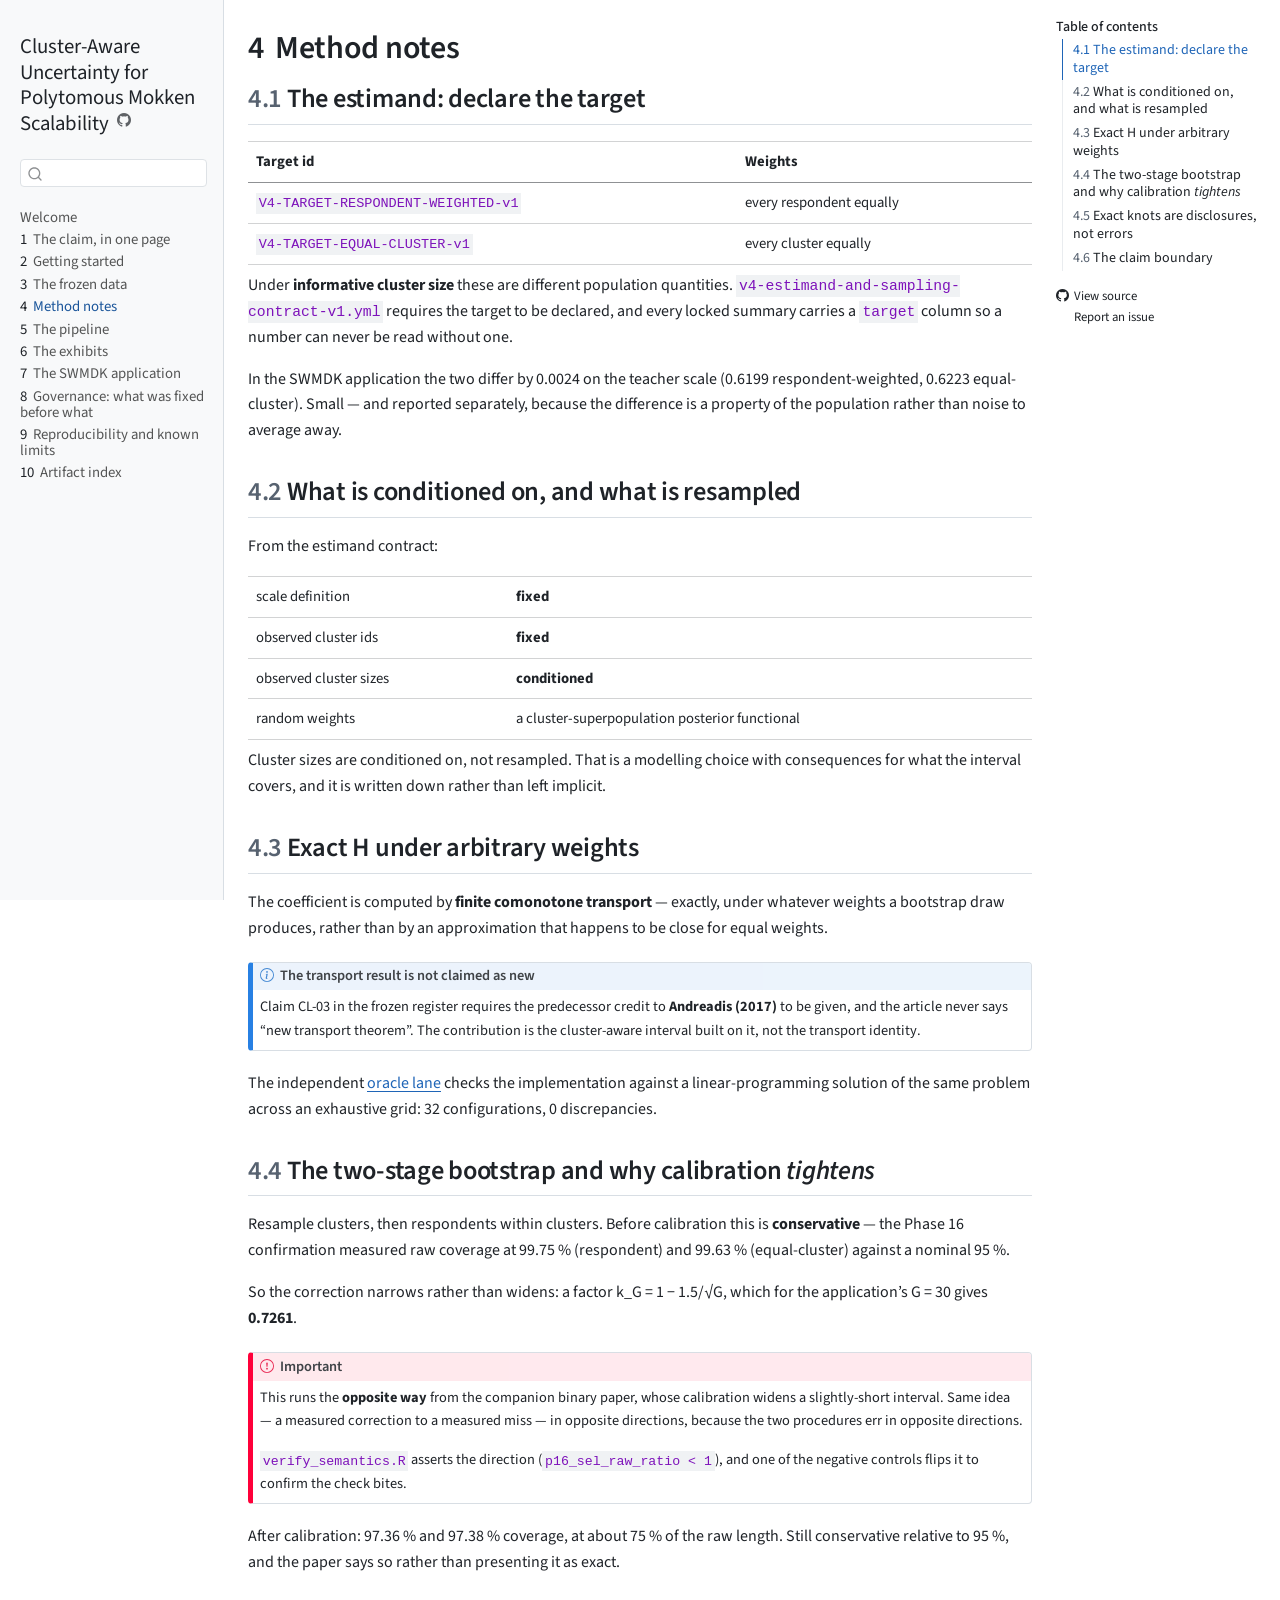
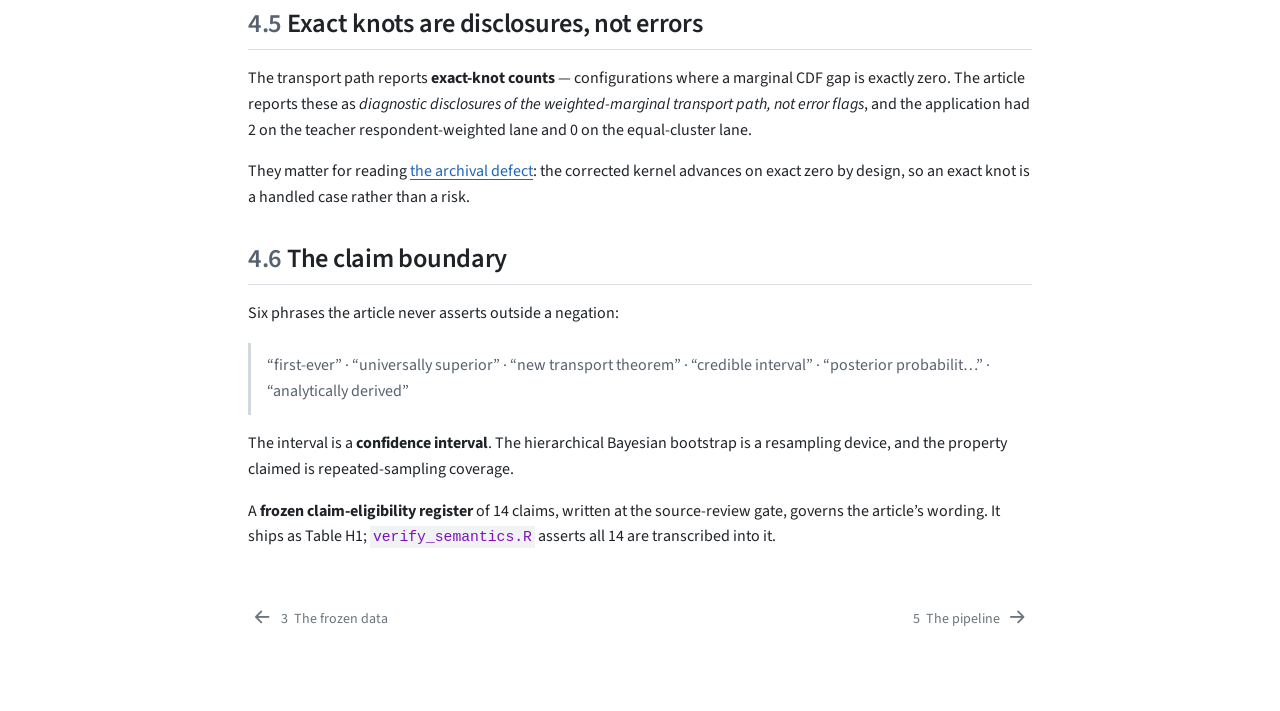
<file: 04-method-notes.html>
<!DOCTYPE html>
<html xmlns="http://www.w3.org/1999/xhtml" lang="en" xml:lang="en"><head>

<meta charset="utf-8">
<meta name="generator" content="quarto-1.9.37">

<meta name="viewport" content="width=device-width, initial-scale=1.0, user-scalable=yes">


<title>4&nbsp; Method notes – Cluster-Aware Uncertainty for Polytomous Mokken Scalability</title>
<style>
/* Default styles provided by pandoc.
** See https://pandoc.org/MANUAL.html#variables-for-html for config info.
*/
code{white-space: pre-wrap;}
span.smallcaps{font-variant: small-caps;}
div.columns{display: flex; gap: min(4vw, 1.5em);}
div.column{flex: auto; overflow-x: auto;}
div.hanging-indent{margin-left: 1.5em; text-indent: -1.5em;}
ul.task-list{list-style: none;}
ul.task-list li input[type="checkbox"] {
  width: 0.8em;
  margin: 0 0.8em 0.2em -1em; /* quarto-specific, see https://github.com/quarto-dev/quarto-cli/issues/4556 */ 
  vertical-align: middle;
}
</style>


<script src="site_libs/quarto-nav/quarto-nav.js"></script>
<script src="site_libs/quarto-nav/headroom.min.js"></script>
<script src="site_libs/clipboard/clipboard.min.js"></script>
<script src="site_libs/quarto-search/autocomplete.umd.js"></script>
<script src="site_libs/quarto-search/fuse.min.js"></script>
<script src="site_libs/quarto-search/quarto-search.js"></script>
<meta name="quarto:offset" content="./">
<link href="./05-pipeline.html" rel="next">
<link href="./03-data.html" rel="prev">
<script src="site_libs/quarto-html/quarto.js" type="module"></script>
<script src="site_libs/quarto-html/tabsets/tabsets.js" type="module"></script>
<script src="site_libs/quarto-html/popper.min.js"></script>
<script src="site_libs/quarto-html/tippy.umd.min.js"></script>
<script src="site_libs/quarto-html/anchor.min.js"></script>
<link href="site_libs/quarto-html/tippy.css" rel="stylesheet">
<link href="site_libs/quarto-html/quarto-syntax-highlighting-7f8f88aac4f3542376d5c11b86a4c14d.css" rel="stylesheet" id="quarto-text-highlighting-styles">
<script src="site_libs/bootstrap/bootstrap.min.js"></script>
<link href="site_libs/bootstrap/bootstrap-icons.css" rel="stylesheet">
<link href="site_libs/bootstrap/bootstrap-71f848a2aeb245bba3d660789bb1be18.min.css" rel="stylesheet" append-hash="true" id="quarto-bootstrap" data-mode="light">
<script id="quarto-search-options" type="application/json">{
  "location": "sidebar",
  "copy-button": false,
  "collapse-after": 3,
  "panel-placement": "start",
  "type": "textbox",
  "limit": 50,
  "keyboard-shortcut": [
    "f",
    "/",
    "s"
  ],
  "show-item-context": false,
  "language": {
    "search-no-results-text": "No results",
    "search-matching-documents-text": "matching documents",
    "search-copy-link-title": "Copy link to search",
    "search-hide-matches-text": "Hide additional matches",
    "search-more-match-text": "more match in this document",
    "search-more-matches-text": "more matches in this document",
    "search-clear-button-title": "Clear",
    "search-text-placeholder": "",
    "search-detached-cancel-button-title": "Cancel",
    "search-submit-button-title": "Submit",
    "search-label": "Search"
  }
}</script>
<style>html{ scroll-behavior: smooth; }</style>


</head>

<body class="nav-sidebar docked quarto-light">

<div id="quarto-search-results"></div>
  <header id="quarto-header" class="headroom fixed-top">
  <nav class="quarto-secondary-nav">
    <div class="container-fluid d-flex">
      <button type="button" class="quarto-btn-toggle btn" data-bs-toggle="collapse" role="button" data-bs-target=".quarto-sidebar-collapse-item" aria-controls="quarto-sidebar" aria-expanded="false" aria-label="Toggle sidebar navigation" onclick="if (window.quartoToggleHeadroom) { window.quartoToggleHeadroom(); }">
        <i class="bi bi-layout-text-sidebar-reverse"></i>
      </button>
        <nav class="quarto-page-breadcrumbs" aria-label="breadcrumb"><ol class="breadcrumb"><li class="breadcrumb-item"><a href="./04-method-notes.html"><span class="chapter-number">4</span>&nbsp; <span class="chapter-title">Method notes</span></a></li></ol></nav>
        <a class="flex-grow-1" role="navigation" data-bs-toggle="collapse" data-bs-target=".quarto-sidebar-collapse-item" aria-controls="quarto-sidebar" aria-expanded="false" aria-label="Toggle sidebar navigation" onclick="if (window.quartoToggleHeadroom) { window.quartoToggleHeadroom(); }">      
        </a>
      <button type="button" class="btn quarto-search-button" aria-label="Search" onclick="window.quartoOpenSearch();">
        <i class="bi bi-search"></i>
      </button>
    </div>
  </nav>
</header>
<!-- content -->
<div id="quarto-content" class="quarto-container page-columns page-rows-contents page-layout-article">
<!-- sidebar -->
  <nav id="quarto-sidebar" class="sidebar collapse collapse-horizontal quarto-sidebar-collapse-item sidebar-navigation docked overflow-auto">
    <div class="pt-lg-2 mt-2 text-left sidebar-header">
    <div class="sidebar-title mb-0 py-0">
      <a href="./">Cluster-Aware Uncertainty for Polytomous Mokken Scalability</a> 
        <div class="sidebar-tools-main">
    <a href="https://github.com/joonho112/bayesmokken-clustered-polytomous-replication/tree/main/docs/" title="Source Code" class="quarto-navigation-tool px-1" aria-label="Source Code"><i class="bi bi-github"></i></a>
</div>
    </div>
      </div>
        <div class="mt-2 flex-shrink-0 align-items-center">
        <div class="sidebar-search">
        <div id="quarto-search" class="" title="Search"></div>
        </div>
        </div>
    <div class="sidebar-menu-container"> 
    <ul class="list-unstyled mt-1">
        <li class="sidebar-item">
  <div class="sidebar-item-container"> 
  <a href="./index.html" class="sidebar-item-text sidebar-link">
 <span class="menu-text">Welcome</span></a>
  </div>
</li>
        <li class="sidebar-item">
  <div class="sidebar-item-container"> 
  <a href="./01-overview.html" class="sidebar-item-text sidebar-link">
 <span class="menu-text"><span class="chapter-number">1</span>&nbsp; <span class="chapter-title">The claim, in one page</span></span></a>
  </div>
</li>
        <li class="sidebar-item">
  <div class="sidebar-item-container"> 
  <a href="./02-getting-started.html" class="sidebar-item-text sidebar-link">
 <span class="menu-text"><span class="chapter-number">2</span>&nbsp; <span class="chapter-title">Getting started</span></span></a>
  </div>
</li>
        <li class="sidebar-item">
  <div class="sidebar-item-container"> 
  <a href="./03-data.html" class="sidebar-item-text sidebar-link">
 <span class="menu-text"><span class="chapter-number">3</span>&nbsp; <span class="chapter-title">The frozen data</span></span></a>
  </div>
</li>
        <li class="sidebar-item">
  <div class="sidebar-item-container"> 
  <a href="./04-method-notes.html" class="sidebar-item-text sidebar-link active">
 <span class="menu-text"><span class="chapter-number">4</span>&nbsp; <span class="chapter-title">Method notes</span></span></a>
  </div>
</li>
        <li class="sidebar-item">
  <div class="sidebar-item-container"> 
  <a href="./05-pipeline.html" class="sidebar-item-text sidebar-link">
 <span class="menu-text"><span class="chapter-number">5</span>&nbsp; <span class="chapter-title">The pipeline</span></span></a>
  </div>
</li>
        <li class="sidebar-item">
  <div class="sidebar-item-container"> 
  <a href="./06-exhibits.html" class="sidebar-item-text sidebar-link">
 <span class="menu-text"><span class="chapter-number">6</span>&nbsp; <span class="chapter-title">The exhibits</span></span></a>
  </div>
</li>
        <li class="sidebar-item">
  <div class="sidebar-item-container"> 
  <a href="./07-empirical.html" class="sidebar-item-text sidebar-link">
 <span class="menu-text"><span class="chapter-number">7</span>&nbsp; <span class="chapter-title">The SWMDK application</span></span></a>
  </div>
</li>
        <li class="sidebar-item">
  <div class="sidebar-item-container"> 
  <a href="./08-governance.html" class="sidebar-item-text sidebar-link">
 <span class="menu-text"><span class="chapter-number">8</span>&nbsp; <span class="chapter-title">Governance: what was fixed before what</span></span></a>
  </div>
</li>
        <li class="sidebar-item">
  <div class="sidebar-item-container"> 
  <a href="./09-reproducibility.html" class="sidebar-item-text sidebar-link">
 <span class="menu-text"><span class="chapter-number">9</span>&nbsp; <span class="chapter-title">Reproducibility and known limits</span></span></a>
  </div>
</li>
        <li class="sidebar-item">
  <div class="sidebar-item-container"> 
  <a href="./10-artifact-index.html" class="sidebar-item-text sidebar-link">
 <span class="menu-text"><span class="chapter-number">10</span>&nbsp; <span class="chapter-title">Artifact index</span></span></a>
  </div>
</li>
    </ul>
    </div>
</nav>
<div id="quarto-sidebar-glass" class="quarto-sidebar-collapse-item" data-bs-toggle="collapse" data-bs-target=".quarto-sidebar-collapse-item"></div>
<!-- margin-sidebar -->
    <div id="quarto-margin-sidebar" class="sidebar margin-sidebar">
        <nav id="TOC" role="doc-toc" class="toc-active">
    <h2 id="toc-title">Table of contents</h2>
   
  <ul>
  <li><a href="#the-estimand-declare-the-target" id="toc-the-estimand-declare-the-target" class="nav-link active" data-scroll-target="#the-estimand-declare-the-target"><span class="header-section-number">4.1</span> The estimand: declare the target</a></li>
  <li><a href="#what-is-conditioned-on-and-what-is-resampled" id="toc-what-is-conditioned-on-and-what-is-resampled" class="nav-link" data-scroll-target="#what-is-conditioned-on-and-what-is-resampled"><span class="header-section-number">4.2</span> What is conditioned on, and what is resampled</a></li>
  <li><a href="#exact-h-under-arbitrary-weights" id="toc-exact-h-under-arbitrary-weights" class="nav-link" data-scroll-target="#exact-h-under-arbitrary-weights"><span class="header-section-number">4.3</span> Exact H under arbitrary weights</a></li>
  <li><a href="#the-two-stage-bootstrap-and-why-calibration-tightens" id="toc-the-two-stage-bootstrap-and-why-calibration-tightens" class="nav-link" data-scroll-target="#the-two-stage-bootstrap-and-why-calibration-tightens"><span class="header-section-number">4.4</span> The two-stage bootstrap and why calibration <em>tightens</em></a></li>
  <li><a href="#exact-knots-are-disclosures-not-errors" id="toc-exact-knots-are-disclosures-not-errors" class="nav-link" data-scroll-target="#exact-knots-are-disclosures-not-errors"><span class="header-section-number">4.5</span> Exact knots are disclosures, not errors</a></li>
  <li><a href="#the-claim-boundary" id="toc-the-claim-boundary" class="nav-link" data-scroll-target="#the-claim-boundary"><span class="header-section-number">4.6</span> The claim boundary</a></li>
  </ul>
<div class="toc-actions"><ul><li><a href="https://github.com/joonho112/bayesmokken-clustered-polytomous-replication/blob/main/docs/04-method-notes.qmd" class="toc-action"><i class="bi bi-github"></i>View source</a></li><li><a href="https://github.com/joonho112/bayesmokken-clustered-polytomous-replication/issues/new" class="toc-action"><i class="bi empty"></i>Report an issue</a></li></ul></div></nav>
    </div>
<!-- main -->
<main class="content" id="quarto-document-content">

<header id="title-block-header" class="quarto-title-block default">
<div class="quarto-title">
<h1 class="title"><span class="chapter-number">4</span>&nbsp; <span class="chapter-title">Method notes</span></h1>
</div>



<div class="quarto-title-meta">

    
  
    
  </div>
  


</header>


<section id="the-estimand-declare-the-target" class="level2" data-number="4.1">
<h2 data-number="4.1" class="anchored" data-anchor-id="the-estimand-declare-the-target"><span class="header-section-number">4.1</span> The estimand: declare the target</h2>
<table class="table">
<thead>
<tr class="header">
<th>Target id</th>
<th>Weights</th>
</tr>
</thead>
<tbody>
<tr class="odd">
<td><code>V4-TARGET-RESPONDENT-WEIGHTED-v1</code></td>
<td>every respondent equally</td>
</tr>
<tr class="even">
<td><code>V4-TARGET-EQUAL-CLUSTER-v1</code></td>
<td>every cluster equally</td>
</tr>
</tbody>
</table>
<p>Under <strong>informative cluster size</strong> these are different population quantities. <code>v4-estimand-and-sampling-contract-v1.yml</code> requires the target to be declared, and every locked summary carries a <code>target</code> column so a number can never be read without one.</p>
<p>In the SWMDK application the two differ by 0.0024 on the teacher scale (0.6199 respondent-weighted, 0.6223 equal-cluster). Small — and reported separately, because the difference is a property of the population rather than noise to average away.</p>
</section>
<section id="what-is-conditioned-on-and-what-is-resampled" class="level2" data-number="4.2">
<h2 data-number="4.2" class="anchored" data-anchor-id="what-is-conditioned-on-and-what-is-resampled"><span class="header-section-number">4.2</span> What is conditioned on, and what is resampled</h2>
<p>From the estimand contract:</p>
<table class="table">
<tbody>
<tr class="odd">
<td>scale definition</td>
<td><strong>fixed</strong></td>
</tr>
<tr class="even">
<td>observed cluster ids</td>
<td><strong>fixed</strong></td>
</tr>
<tr class="odd">
<td>observed cluster sizes</td>
<td><strong>conditioned</strong></td>
</tr>
<tr class="even">
<td>random weights</td>
<td>a cluster-superpopulation posterior functional</td>
</tr>
</tbody>
</table>
<p>Cluster sizes are conditioned on, not resampled. That is a modelling choice with consequences for what the interval covers, and it is written down rather than left implicit.</p>
</section>
<section id="exact-h-under-arbitrary-weights" class="level2" data-number="4.3">
<h2 data-number="4.3" class="anchored" data-anchor-id="exact-h-under-arbitrary-weights"><span class="header-section-number">4.3</span> Exact H under arbitrary weights</h2>
<p>The coefficient is computed by <strong>finite comonotone transport</strong> — exactly, under whatever weights a bootstrap draw produces, rather than by an approximation that happens to be close for equal weights.</p>
<div class="callout callout-style-default callout-note callout-titled">
<div class="callout-header d-flex align-content-center">
<div class="callout-icon-container">
<i class="callout-icon"></i>
</div>
<div class="callout-title-container flex-fill">
<span class="screen-reader-only">Note</span>The transport result is not claimed as new
</div>
</div>
<div class="callout-body-container callout-body">
<p>Claim CL-03 in the frozen register requires the predecessor credit to <strong>Andreadis (2017)</strong> to be given, and the article never says “new transport theorem”. The contribution is the cluster-aware interval built on it, not the transport identity.</p>
</div>
</div>
<p>The independent <a href="./09-reproducibility.html#the-independent-oracle-lane">oracle lane</a> checks the implementation against a linear-programming solution of the same problem across an exhaustive grid: 32 configurations, 0 discrepancies.</p>
</section>
<section id="the-two-stage-bootstrap-and-why-calibration-tightens" class="level2" data-number="4.4">
<h2 data-number="4.4" class="anchored" data-anchor-id="the-two-stage-bootstrap-and-why-calibration-tightens"><span class="header-section-number">4.4</span> The two-stage bootstrap and why calibration <em>tightens</em></h2>
<p>Resample clusters, then respondents within clusters. Before calibration this is <strong>conservative</strong> — the Phase 16 confirmation measured raw coverage at 99.75 % (respondent) and 99.63 % (equal-cluster) against a nominal 95 %.</p>
<p>So the correction narrows rather than widens: a factor k_G = 1 − 1.5/√G, which for the application’s G = 30 gives <strong>0.7261</strong>.</p>
<div class="callout callout-style-default callout-important callout-titled">
<div class="callout-header d-flex align-content-center">
<div class="callout-icon-container">
<i class="callout-icon"></i>
</div>
<div class="callout-title-container flex-fill">
Important
</div>
</div>
<div class="callout-body-container callout-body">
<p>This runs the <strong>opposite way</strong> from the companion binary paper, whose calibration widens a slightly-short interval. Same idea — a measured correction to a measured miss — in opposite directions, because the two procedures err in opposite directions.</p>
<p><code>verify_semantics.R</code> asserts the direction (<code>p16_sel_raw_ratio &lt; 1</code>), and one of the negative controls flips it to confirm the check bites.</p>
</div>
</div>
<p>After calibration: 97.36 % and 97.38 % coverage, at about 75 % of the raw length. Still conservative relative to 95 %, and the paper says so rather than presenting it as exact.</p>
</section>
<section id="exact-knots-are-disclosures-not-errors" class="level2" data-number="4.5">
<h2 data-number="4.5" class="anchored" data-anchor-id="exact-knots-are-disclosures-not-errors"><span class="header-section-number">4.5</span> Exact knots are disclosures, not errors</h2>
<p>The transport path reports <strong>exact-knot counts</strong> — configurations where a marginal CDF gap is exactly zero. The article reports these as <em>diagnostic disclosures of the weighted-marginal transport path, not error flags</em>, and the application had 2 on the teacher respondent-weighted lane and 0 on the equal-cluster lane.</p>
<p>They matter for reading <a href="./09-reproducibility.html#the-archival-defect">the archival defect</a>: the corrected kernel advances on exact zero by design, so an exact knot is a handled case rather than a risk.</p>
</section>
<section id="the-claim-boundary" class="level2" data-number="4.6">
<h2 data-number="4.6" class="anchored" data-anchor-id="the-claim-boundary"><span class="header-section-number">4.6</span> The claim boundary</h2>
<p>Six phrases the article never asserts outside a negation:</p>
<blockquote class="blockquote">
<p>“first-ever” · “universally superior” · “new transport theorem” · “credible interval” · “posterior probabilit…” · “analytically derived”</p>
</blockquote>
<p>The interval is a <strong>confidence interval</strong>. The hierarchical Bayesian bootstrap is a resampling device, and the property claimed is repeated-sampling coverage.</p>
<p>A <strong>frozen claim-eligibility register</strong> of 14 claims, written at the source-review gate, governs the article’s wording. It ships as Table H1; <code>verify_semantics.R</code> asserts all 14 are transcribed into it.</p>


</section>

</main> <!-- /main -->
<script id="quarto-html-after-body" type="application/javascript">
  window.document.addEventListener("DOMContentLoaded", function (event) {
    const icon = "";
    const anchorJS = new window.AnchorJS();
    anchorJS.options = {
      placement: 'right',
      icon: icon
    };
    anchorJS.add('.anchored');
    const isCodeAnnotation = (el) => {
      for (const clz of el.classList) {
        if (clz.startsWith('code-annotation-')) {                     
          return true;
        }
      }
      return false;
    }
    const onCopySuccess = function(e) {
      // button target
      const button = e.trigger;
      // don't keep focus
      button.blur();
      // flash "checked"
      button.classList.add('code-copy-button-checked');
      var currentTitle = button.getAttribute("title");
      button.setAttribute("title", "Copied!");
      let tooltip;
      if (window.bootstrap) {
        button.setAttribute("data-bs-toggle", "tooltip");
        button.setAttribute("data-bs-placement", "left");
        button.setAttribute("data-bs-title", "Copied!");
        tooltip = new bootstrap.Tooltip(button, 
          { trigger: "manual", 
            customClass: "code-copy-button-tooltip",
            offset: [0, -8]});
        tooltip.show();    
      }
      setTimeout(function() {
        if (tooltip) {
          tooltip.hide();
          button.removeAttribute("data-bs-title");
          button.removeAttribute("data-bs-toggle");
          button.removeAttribute("data-bs-placement");
        }
        button.setAttribute("title", currentTitle);
        button.classList.remove('code-copy-button-checked');
      }, 1000);
      // clear code selection
      e.clearSelection();
    }
    const getTextToCopy = function(trigger) {
      const outerScaffold = trigger.parentElement.cloneNode(true);
      const codeEl = outerScaffold.querySelector('code');
      for (const childEl of codeEl.children) {
        if (isCodeAnnotation(childEl)) {
          childEl.remove();
        }
      }
      return codeEl.innerText;
    }
    const clipboard = new window.ClipboardJS('.code-copy-button:not([data-in-quarto-modal])', {
      text: getTextToCopy
    });
    clipboard.on('success', onCopySuccess);
    if (window.document.getElementById('quarto-embedded-source-code-modal')) {
      const clipboardModal = new window.ClipboardJS('.code-copy-button[data-in-quarto-modal]', {
        text: getTextToCopy,
        container: window.document.getElementById('quarto-embedded-source-code-modal')
      });
      clipboardModal.on('success', onCopySuccess);
    }
      var localhostRegex = new RegExp(/^(?:http|https):\/\/localhost\:?[0-9]*\//);
      var mailtoRegex = new RegExp(/^mailto:/);
        var filterRegex = new RegExp('/' + window.location.host + '/');
      var isInternal = (href) => {
          return filterRegex.test(href) || localhostRegex.test(href) || mailtoRegex.test(href);
      }
      // Inspect non-navigation links and adorn them if external
     var links = window.document.querySelectorAll('a[href]:not(.nav-link):not(.navbar-brand):not(.toc-action):not(.sidebar-link):not(.sidebar-item-toggle):not(.pagination-link):not(.no-external):not([aria-hidden]):not(.dropdown-item):not(.quarto-navigation-tool):not(.about-link)');
      for (var i=0; i<links.length; i++) {
        const link = links[i];
        if (!isInternal(link.href)) {
          // undo the damage that might have been done by quarto-nav.js in the case of
          // links that we want to consider external
          if (link.dataset.originalHref !== undefined) {
            link.href = link.dataset.originalHref;
          }
            // target, if specified
            link.setAttribute("target", "_blank");
            if (link.getAttribute("rel") === null) {
              link.setAttribute("rel", "noopener");
            }
        }
      }
    function tippyHover(el, contentFn, onTriggerFn, onUntriggerFn) {
      const config = {
        allowHTML: true,
        maxWidth: 500,
        delay: 100,
        arrow: false,
        appendTo: function(el) {
            return el.parentElement;
        },
        interactive: true,
        interactiveBorder: 10,
        theme: 'quarto',
        placement: 'bottom-start',
      };
      if (contentFn) {
        config.content = contentFn;
      }
      if (onTriggerFn) {
        config.onTrigger = onTriggerFn;
      }
      if (onUntriggerFn) {
        config.onUntrigger = onUntriggerFn;
      }
      window.tippy(el, config); 
    }
    const noterefs = window.document.querySelectorAll('a[role="doc-noteref"]');
    for (var i=0; i<noterefs.length; i++) {
      const ref = noterefs[i];
      tippyHover(ref, function() {
        // use id or data attribute instead here
        let href = ref.getAttribute('data-footnote-href') || ref.getAttribute('href');
        try { href = new URL(href).hash; } catch {}
        const id = href.replace(/^#\/?/, "");
        const note = window.document.getElementById(id);
        if (note) {
          return note.innerHTML;
        } else {
          return "";
        }
      });
    }
    const xrefs = window.document.querySelectorAll('a.quarto-xref');
    const processXRef = (id, note) => {
      // Strip column container classes
      const stripColumnClz = (el) => {
        el.classList.remove("page-full", "page-columns");
        if (el.children) {
          for (const child of el.children) {
            stripColumnClz(child);
          }
        }
      }
      stripColumnClz(note)
      if (id === null || id.startsWith('sec-')) {
        // Special case sections, only their first couple elements
        const container = document.createElement("div");
        if (note.children && note.children.length > 2) {
          container.appendChild(note.children[0].cloneNode(true));
          for (let i = 1; i < note.children.length; i++) {
            const child = note.children[i];
            if (child.tagName === "P" && child.innerText === "") {
              continue;
            } else {
              container.appendChild(child.cloneNode(true));
              break;
            }
          }
          if (window.Quarto?.typesetMath) {
            window.Quarto.typesetMath(container);
          }
          return container.innerHTML
        } else {
          if (window.Quarto?.typesetMath) {
            window.Quarto.typesetMath(note);
          }
          return note.innerHTML;
        }
      } else {
        // Remove any anchor links if they are present
        const anchorLink = note.querySelector('a.anchorjs-link');
        if (anchorLink) {
          anchorLink.remove();
        }
        if (window.Quarto?.typesetMath) {
          window.Quarto.typesetMath(note);
        }
        if (note.classList.contains("callout")) {
          return note.outerHTML;
        } else {
          return note.innerHTML;
        }
      }
    }
    for (var i=0; i<xrefs.length; i++) {
      const xref = xrefs[i];
      tippyHover(xref, undefined, function(instance) {
        instance.disable();
        let url = xref.getAttribute('href');
        let hash = undefined; 
        if (url.startsWith('#')) {
          hash = url;
        } else {
          try { hash = new URL(url).hash; } catch {}
        }
        if (hash) {
          const id = hash.replace(/^#\/?/, "");
          const note = window.document.getElementById(id);
          if (note !== null) {
            try {
              const html = processXRef(id, note.cloneNode(true));
              instance.setContent(html);
            } finally {
              instance.enable();
              instance.show();
            }
          } else {
            // See if we can fetch this
            fetch(url.split('#')[0])
            .then(res => res.text())
            .then(html => {
              const parser = new DOMParser();
              const htmlDoc = parser.parseFromString(html, "text/html");
              const note = htmlDoc.getElementById(id);
              if (note !== null) {
                const html = processXRef(id, note);
                instance.setContent(html);
              } 
            }).finally(() => {
              instance.enable();
              instance.show();
            });
          }
        } else {
          // See if we can fetch a full url (with no hash to target)
          // This is a special case and we should probably do some content thinning / targeting
          fetch(url)
          .then(res => res.text())
          .then(html => {
            const parser = new DOMParser();
            const htmlDoc = parser.parseFromString(html, "text/html");
            const note = htmlDoc.querySelector('main.content');
            if (note !== null) {
              // This should only happen for chapter cross references
              // (since there is no id in the URL)
              // remove the first header
              if (note.children.length > 0 && note.children[0].tagName === "HEADER") {
                note.children[0].remove();
              }
              const html = processXRef(null, note);
              instance.setContent(html);
            } 
          }).finally(() => {
            instance.enable();
            instance.show();
          });
        }
      }, function(instance) {
      });
    }
        let selectedAnnoteEl;
        const selectorForAnnotation = ( cell, annotation) => {
          let cellAttr = 'data-code-cell="' + cell + '"';
          let lineAttr = 'data-code-annotation="' +  annotation + '"';
          const selector = 'span[' + cellAttr + '][' + lineAttr + ']';
          return selector;
        }
        const selectCodeLines = (annoteEl) => {
          const doc = window.document;
          const targetCell = annoteEl.getAttribute("data-target-cell");
          const targetAnnotation = annoteEl.getAttribute("data-target-annotation");
          const annoteSpan = window.document.querySelector(selectorForAnnotation(targetCell, targetAnnotation));
          const lines = annoteSpan.getAttribute("data-code-lines").split(",");
          const lineIds = lines.map((line) => {
            return targetCell + "-" + line;
          })
          let top = null;
          let height = null;
          let parent = null;
          if (lineIds.length > 0) {
              //compute the position of the single el (top and bottom and make a div)
              const el = window.document.getElementById(lineIds[0]);
              top = el.offsetTop;
              height = el.offsetHeight;
              parent = el.parentElement.parentElement;
            if (lineIds.length > 1) {
              const lastEl = window.document.getElementById(lineIds[lineIds.length - 1]);
              const bottom = lastEl.offsetTop + lastEl.offsetHeight;
              height = bottom - top;
            }
            if (top !== null && height !== null && parent !== null) {
              // cook up a div (if necessary) and position it 
              let div = window.document.getElementById("code-annotation-line-highlight");
              if (div === null) {
                div = window.document.createElement("div");
                div.setAttribute("id", "code-annotation-line-highlight");
                div.style.position = 'absolute';
                parent.appendChild(div);
              }
              div.style.top = top - 2 + "px";
              div.style.height = height + 4 + "px";
              div.style.left = 0;
              let gutterDiv = window.document.getElementById("code-annotation-line-highlight-gutter");
              if (gutterDiv === null) {
                gutterDiv = window.document.createElement("div");
                gutterDiv.setAttribute("id", "code-annotation-line-highlight-gutter");
                gutterDiv.style.position = 'absolute';
                const codeCell = window.document.getElementById(targetCell);
                const gutter = codeCell.querySelector('.code-annotation-gutter');
                gutter.appendChild(gutterDiv);
              }
              gutterDiv.style.top = top - 2 + "px";
              gutterDiv.style.height = height + 4 + "px";
            }
            selectedAnnoteEl = annoteEl;
          }
        };
        const unselectCodeLines = () => {
          const elementsIds = ["code-annotation-line-highlight", "code-annotation-line-highlight-gutter"];
          elementsIds.forEach((elId) => {
            const div = window.document.getElementById(elId);
            if (div) {
              div.remove();
            }
          });
          selectedAnnoteEl = undefined;
        };
          // Handle positioning of the toggle
      window.addEventListener(
        "resize",
        throttle(() => {
          elRect = undefined;
          if (selectedAnnoteEl) {
            selectCodeLines(selectedAnnoteEl);
          }
        }, 10)
      );
      function throttle(fn, ms) {
      let throttle = false;
      let timer;
        return (...args) => {
          if(!throttle) { // first call gets through
              fn.apply(this, args);
              throttle = true;
          } else { // all the others get throttled
              if(timer) clearTimeout(timer); // cancel #2
              timer = setTimeout(() => {
                fn.apply(this, args);
                timer = throttle = false;
              }, ms);
          }
        };
      }
        // Attach click handler to the DT
        const annoteDls = window.document.querySelectorAll('dt[data-target-cell]');
        for (const annoteDlNode of annoteDls) {
          annoteDlNode.addEventListener('click', (event) => {
            const clickedEl = event.target;
            if (clickedEl !== selectedAnnoteEl) {
              unselectCodeLines();
              const activeEl = window.document.querySelector('dt[data-target-cell].code-annotation-active');
              if (activeEl) {
                activeEl.classList.remove('code-annotation-active');
              }
              selectCodeLines(clickedEl);
              clickedEl.classList.add('code-annotation-active');
            } else {
              // Unselect the line
              unselectCodeLines();
              clickedEl.classList.remove('code-annotation-active');
            }
          });
        }
    const findCites = (el) => {
      const parentEl = el.parentElement;
      if (parentEl) {
        const cites = parentEl.dataset.cites;
        if (cites) {
          return {
            el,
            cites: cites.split(' ')
          };
        } else {
          return findCites(el.parentElement)
        }
      } else {
        return undefined;
      }
    };
    var bibliorefs = window.document.querySelectorAll('a[role="doc-biblioref"]');
    for (var i=0; i<bibliorefs.length; i++) {
      const ref = bibliorefs[i];
      const citeInfo = findCites(ref);
      if (citeInfo) {
        tippyHover(citeInfo.el, function() {
          var popup = window.document.createElement('div');
          citeInfo.cites.forEach(function(cite) {
            var citeDiv = window.document.createElement('div');
            citeDiv.classList.add('hanging-indent');
            citeDiv.classList.add('csl-entry');
            var biblioDiv = window.document.getElementById('ref-' + cite);
            if (biblioDiv) {
              citeDiv.innerHTML = biblioDiv.innerHTML;
            }
            popup.appendChild(citeDiv);
          });
          return popup.innerHTML;
        });
      }
    }
  });
  </script>
<nav class="page-navigation">
  <div class="nav-page nav-page-previous">
      <a href="./03-data.html" class="pagination-link" aria-label="The frozen data">
        <i class="bi bi-arrow-left-short"></i> <span class="nav-page-text"><span class="chapter-number">3</span>&nbsp; <span class="chapter-title">The frozen data</span></span>
      </a>          
  </div>
  <div class="nav-page nav-page-next">
      <a href="./05-pipeline.html" class="pagination-link" aria-label="The pipeline">
        <span class="nav-page-text"><span class="chapter-number">5</span>&nbsp; <span class="chapter-title">The pipeline</span></span> <i class="bi bi-arrow-right-short"></i>
      </a>
  </div>
</nav>
</div> <!-- /content -->




<footer class="footer"><div class="nav-footer"><div class="nav-footer-center"><div class="toc-actions d-sm-block d-md-none"><ul><li><a href="https://github.com/joonho112/bayesmokken-clustered-polytomous-replication/blob/main/docs/04-method-notes.qmd" class="toc-action"><i class="bi bi-github"></i>View source</a></li><li><a href="https://github.com/joonho112/bayesmokken-clustered-polytomous-replication/issues/new" class="toc-action"><i class="bi empty"></i>Report an issue</a></li></ul></div></div></div></footer><script src="site_libs/quarto-html/zenscroll-min.js"></script>
</body></html>
</file>
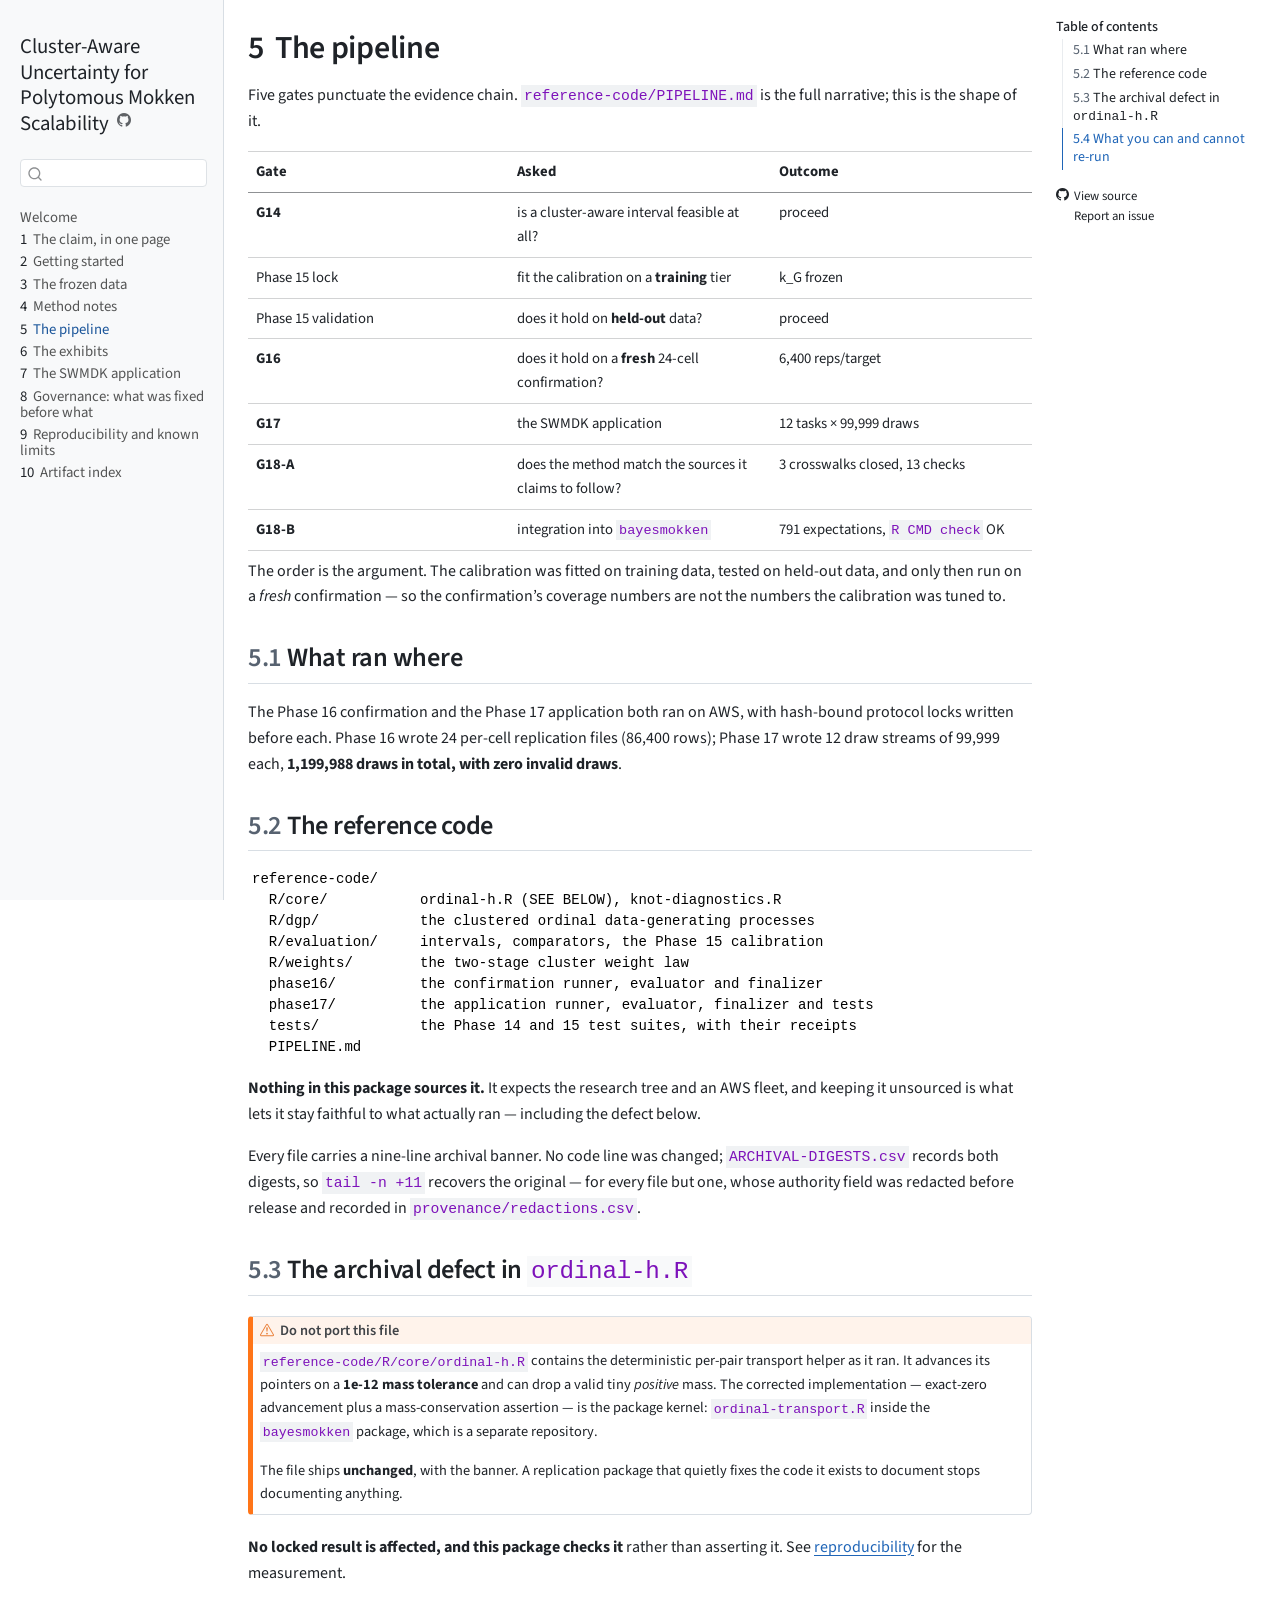
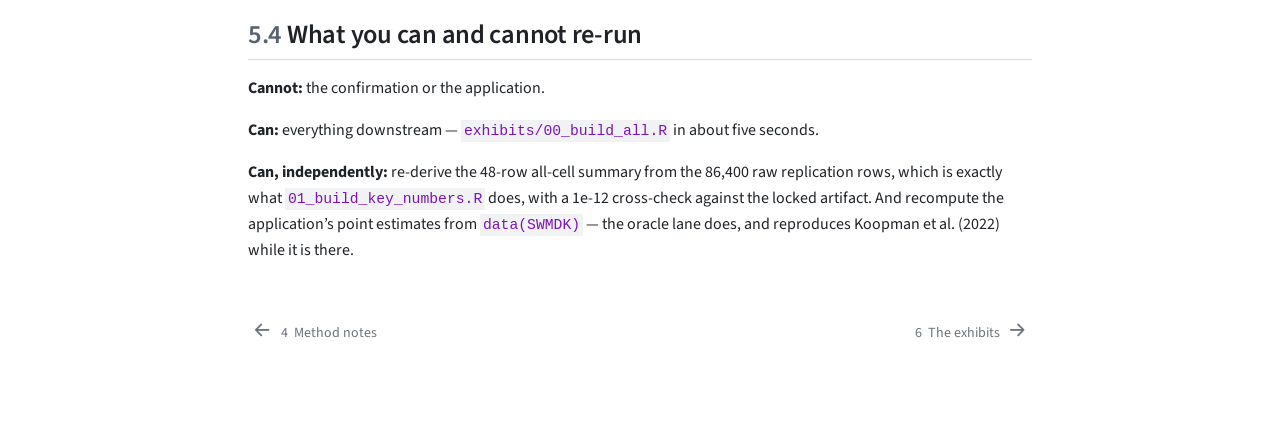
<file: 05-pipeline.html>
<!DOCTYPE html>
<html xmlns="http://www.w3.org/1999/xhtml" lang="en" xml:lang="en"><head>

<meta charset="utf-8">
<meta name="generator" content="quarto-1.9.37">

<meta name="viewport" content="width=device-width, initial-scale=1.0, user-scalable=yes">


<title>5&nbsp; The pipeline – Cluster-Aware Uncertainty for Polytomous Mokken Scalability</title>
<style>
/* Default styles provided by pandoc.
** See https://pandoc.org/MANUAL.html#variables-for-html for config info.
*/
code{white-space: pre-wrap;}
span.smallcaps{font-variant: small-caps;}
div.columns{display: flex; gap: min(4vw, 1.5em);}
div.column{flex: auto; overflow-x: auto;}
div.hanging-indent{margin-left: 1.5em; text-indent: -1.5em;}
ul.task-list{list-style: none;}
ul.task-list li input[type="checkbox"] {
  width: 0.8em;
  margin: 0 0.8em 0.2em -1em; /* quarto-specific, see https://github.com/quarto-dev/quarto-cli/issues/4556 */ 
  vertical-align: middle;
}
</style>


<script src="site_libs/quarto-nav/quarto-nav.js"></script>
<script src="site_libs/quarto-nav/headroom.min.js"></script>
<script src="site_libs/clipboard/clipboard.min.js"></script>
<script src="site_libs/quarto-search/autocomplete.umd.js"></script>
<script src="site_libs/quarto-search/fuse.min.js"></script>
<script src="site_libs/quarto-search/quarto-search.js"></script>
<meta name="quarto:offset" content="./">
<link href="./06-exhibits.html" rel="next">
<link href="./04-method-notes.html" rel="prev">
<script src="site_libs/quarto-html/quarto.js" type="module"></script>
<script src="site_libs/quarto-html/tabsets/tabsets.js" type="module"></script>
<script src="site_libs/quarto-html/popper.min.js"></script>
<script src="site_libs/quarto-html/tippy.umd.min.js"></script>
<script src="site_libs/quarto-html/anchor.min.js"></script>
<link href="site_libs/quarto-html/tippy.css" rel="stylesheet">
<link href="site_libs/quarto-html/quarto-syntax-highlighting-7f8f88aac4f3542376d5c11b86a4c14d.css" rel="stylesheet" id="quarto-text-highlighting-styles">
<script src="site_libs/bootstrap/bootstrap.min.js"></script>
<link href="site_libs/bootstrap/bootstrap-icons.css" rel="stylesheet">
<link href="site_libs/bootstrap/bootstrap-71f848a2aeb245bba3d660789bb1be18.min.css" rel="stylesheet" append-hash="true" id="quarto-bootstrap" data-mode="light">
<script id="quarto-search-options" type="application/json">{
  "location": "sidebar",
  "copy-button": false,
  "collapse-after": 3,
  "panel-placement": "start",
  "type": "textbox",
  "limit": 50,
  "keyboard-shortcut": [
    "f",
    "/",
    "s"
  ],
  "show-item-context": false,
  "language": {
    "search-no-results-text": "No results",
    "search-matching-documents-text": "matching documents",
    "search-copy-link-title": "Copy link to search",
    "search-hide-matches-text": "Hide additional matches",
    "search-more-match-text": "more match in this document",
    "search-more-matches-text": "more matches in this document",
    "search-clear-button-title": "Clear",
    "search-text-placeholder": "",
    "search-detached-cancel-button-title": "Cancel",
    "search-submit-button-title": "Submit",
    "search-label": "Search"
  }
}</script>
<style>html{ scroll-behavior: smooth; }</style>


</head>

<body class="nav-sidebar docked quarto-light">

<div id="quarto-search-results"></div>
  <header id="quarto-header" class="headroom fixed-top">
  <nav class="quarto-secondary-nav">
    <div class="container-fluid d-flex">
      <button type="button" class="quarto-btn-toggle btn" data-bs-toggle="collapse" role="button" data-bs-target=".quarto-sidebar-collapse-item" aria-controls="quarto-sidebar" aria-expanded="false" aria-label="Toggle sidebar navigation" onclick="if (window.quartoToggleHeadroom) { window.quartoToggleHeadroom(); }">
        <i class="bi bi-layout-text-sidebar-reverse"></i>
      </button>
        <nav class="quarto-page-breadcrumbs" aria-label="breadcrumb"><ol class="breadcrumb"><li class="breadcrumb-item"><a href="./05-pipeline.html"><span class="chapter-number">5</span>&nbsp; <span class="chapter-title">The pipeline</span></a></li></ol></nav>
        <a class="flex-grow-1" role="navigation" data-bs-toggle="collapse" data-bs-target=".quarto-sidebar-collapse-item" aria-controls="quarto-sidebar" aria-expanded="false" aria-label="Toggle sidebar navigation" onclick="if (window.quartoToggleHeadroom) { window.quartoToggleHeadroom(); }">      
        </a>
      <button type="button" class="btn quarto-search-button" aria-label="Search" onclick="window.quartoOpenSearch();">
        <i class="bi bi-search"></i>
      </button>
    </div>
  </nav>
</header>
<!-- content -->
<div id="quarto-content" class="quarto-container page-columns page-rows-contents page-layout-article">
<!-- sidebar -->
  <nav id="quarto-sidebar" class="sidebar collapse collapse-horizontal quarto-sidebar-collapse-item sidebar-navigation docked overflow-auto">
    <div class="pt-lg-2 mt-2 text-left sidebar-header">
    <div class="sidebar-title mb-0 py-0">
      <a href="./">Cluster-Aware Uncertainty for Polytomous Mokken Scalability</a> 
        <div class="sidebar-tools-main">
    <a href="https://github.com/joonho112/bayesmokken-clustered-polytomous-replication/tree/main/docs/" title="Source Code" class="quarto-navigation-tool px-1" aria-label="Source Code"><i class="bi bi-github"></i></a>
</div>
    </div>
      </div>
        <div class="mt-2 flex-shrink-0 align-items-center">
        <div class="sidebar-search">
        <div id="quarto-search" class="" title="Search"></div>
        </div>
        </div>
    <div class="sidebar-menu-container"> 
    <ul class="list-unstyled mt-1">
        <li class="sidebar-item">
  <div class="sidebar-item-container"> 
  <a href="./index.html" class="sidebar-item-text sidebar-link">
 <span class="menu-text">Welcome</span></a>
  </div>
</li>
        <li class="sidebar-item">
  <div class="sidebar-item-container"> 
  <a href="./01-overview.html" class="sidebar-item-text sidebar-link">
 <span class="menu-text"><span class="chapter-number">1</span>&nbsp; <span class="chapter-title">The claim, in one page</span></span></a>
  </div>
</li>
        <li class="sidebar-item">
  <div class="sidebar-item-container"> 
  <a href="./02-getting-started.html" class="sidebar-item-text sidebar-link">
 <span class="menu-text"><span class="chapter-number">2</span>&nbsp; <span class="chapter-title">Getting started</span></span></a>
  </div>
</li>
        <li class="sidebar-item">
  <div class="sidebar-item-container"> 
  <a href="./03-data.html" class="sidebar-item-text sidebar-link">
 <span class="menu-text"><span class="chapter-number">3</span>&nbsp; <span class="chapter-title">The frozen data</span></span></a>
  </div>
</li>
        <li class="sidebar-item">
  <div class="sidebar-item-container"> 
  <a href="./04-method-notes.html" class="sidebar-item-text sidebar-link">
 <span class="menu-text"><span class="chapter-number">4</span>&nbsp; <span class="chapter-title">Method notes</span></span></a>
  </div>
</li>
        <li class="sidebar-item">
  <div class="sidebar-item-container"> 
  <a href="./05-pipeline.html" class="sidebar-item-text sidebar-link active">
 <span class="menu-text"><span class="chapter-number">5</span>&nbsp; <span class="chapter-title">The pipeline</span></span></a>
  </div>
</li>
        <li class="sidebar-item">
  <div class="sidebar-item-container"> 
  <a href="./06-exhibits.html" class="sidebar-item-text sidebar-link">
 <span class="menu-text"><span class="chapter-number">6</span>&nbsp; <span class="chapter-title">The exhibits</span></span></a>
  </div>
</li>
        <li class="sidebar-item">
  <div class="sidebar-item-container"> 
  <a href="./07-empirical.html" class="sidebar-item-text sidebar-link">
 <span class="menu-text"><span class="chapter-number">7</span>&nbsp; <span class="chapter-title">The SWMDK application</span></span></a>
  </div>
</li>
        <li class="sidebar-item">
  <div class="sidebar-item-container"> 
  <a href="./08-governance.html" class="sidebar-item-text sidebar-link">
 <span class="menu-text"><span class="chapter-number">8</span>&nbsp; <span class="chapter-title">Governance: what was fixed before what</span></span></a>
  </div>
</li>
        <li class="sidebar-item">
  <div class="sidebar-item-container"> 
  <a href="./09-reproducibility.html" class="sidebar-item-text sidebar-link">
 <span class="menu-text"><span class="chapter-number">9</span>&nbsp; <span class="chapter-title">Reproducibility and known limits</span></span></a>
  </div>
</li>
        <li class="sidebar-item">
  <div class="sidebar-item-container"> 
  <a href="./10-artifact-index.html" class="sidebar-item-text sidebar-link">
 <span class="menu-text"><span class="chapter-number">10</span>&nbsp; <span class="chapter-title">Artifact index</span></span></a>
  </div>
</li>
    </ul>
    </div>
</nav>
<div id="quarto-sidebar-glass" class="quarto-sidebar-collapse-item" data-bs-toggle="collapse" data-bs-target=".quarto-sidebar-collapse-item"></div>
<!-- margin-sidebar -->
    <div id="quarto-margin-sidebar" class="sidebar margin-sidebar">
        <nav id="TOC" role="doc-toc" class="toc-active">
    <h2 id="toc-title">Table of contents</h2>
   
  <ul>
  <li><a href="#what-ran-where" id="toc-what-ran-where" class="nav-link active" data-scroll-target="#what-ran-where"><span class="header-section-number">5.1</span> What ran where</a></li>
  <li><a href="#the-reference-code" id="toc-the-reference-code" class="nav-link" data-scroll-target="#the-reference-code"><span class="header-section-number">5.2</span> The reference code</a></li>
  <li><a href="#the-archival-defect-in-ordinal-h.r" id="toc-the-archival-defect-in-ordinal-h.r" class="nav-link" data-scroll-target="#the-archival-defect-in-ordinal-h.r"><span class="header-section-number">5.3</span> The archival defect in <code>ordinal-h.R</code></a></li>
  <li><a href="#what-you-can-and-cannot-re-run" id="toc-what-you-can-and-cannot-re-run" class="nav-link" data-scroll-target="#what-you-can-and-cannot-re-run"><span class="header-section-number">5.4</span> What you can and cannot re-run</a></li>
  </ul>
<div class="toc-actions"><ul><li><a href="https://github.com/joonho112/bayesmokken-clustered-polytomous-replication/blob/main/docs/05-pipeline.qmd" class="toc-action"><i class="bi bi-github"></i>View source</a></li><li><a href="https://github.com/joonho112/bayesmokken-clustered-polytomous-replication/issues/new" class="toc-action"><i class="bi empty"></i>Report an issue</a></li></ul></div></nav>
    </div>
<!-- main -->
<main class="content" id="quarto-document-content">

<header id="title-block-header" class="quarto-title-block default">
<div class="quarto-title">
<h1 class="title"><span class="chapter-number">5</span>&nbsp; <span class="chapter-title">The pipeline</span></h1>
</div>



<div class="quarto-title-meta">

    
  
    
  </div>
  


</header>


<p>Five gates punctuate the evidence chain. <code>reference-code/PIPELINE.md</code> is the full narrative; this is the shape of it.</p>
<table class="table">
<colgroup>
<col style="width: 33%">
<col style="width: 33%">
<col style="width: 33%">
</colgroup>
<thead>
<tr class="header">
<th>Gate</th>
<th>Asked</th>
<th>Outcome</th>
</tr>
</thead>
<tbody>
<tr class="odd">
<td><strong>G14</strong></td>
<td>is a cluster-aware interval feasible at all?</td>
<td>proceed</td>
</tr>
<tr class="even">
<td>Phase 15 lock</td>
<td>fit the calibration on a <strong>training</strong> tier</td>
<td>k_G frozen</td>
</tr>
<tr class="odd">
<td>Phase 15 validation</td>
<td>does it hold on <strong>held-out</strong> data?</td>
<td>proceed</td>
</tr>
<tr class="even">
<td><strong>G16</strong></td>
<td>does it hold on a <strong>fresh</strong> 24-cell confirmation?</td>
<td>6,400 reps/target</td>
</tr>
<tr class="odd">
<td><strong>G17</strong></td>
<td>the SWMDK application</td>
<td>12 tasks × 99,999 draws</td>
</tr>
<tr class="even">
<td><strong>G18-A</strong></td>
<td>does the method match the sources it claims to follow?</td>
<td>3 crosswalks closed, 13 checks</td>
</tr>
<tr class="odd">
<td><strong>G18-B</strong></td>
<td>integration into <code>bayesmokken</code></td>
<td>791 expectations, <code>R CMD check</code> OK</td>
</tr>
</tbody>
</table>
<p>The order is the argument. The calibration was fitted on training data, tested on held-out data, and only then run on a <em>fresh</em> confirmation — so the confirmation’s coverage numbers are not the numbers the calibration was tuned to.</p>
<section id="what-ran-where" class="level2" data-number="5.1">
<h2 data-number="5.1" class="anchored" data-anchor-id="what-ran-where"><span class="header-section-number">5.1</span> What ran where</h2>
<p>The Phase 16 confirmation and the Phase 17 application both ran on AWS, with hash-bound protocol locks written before each. Phase 16 wrote 24 per-cell replication files (86,400 rows); Phase 17 wrote 12 draw streams of 99,999 each, <strong>1,199,988 draws in total, with zero invalid draws</strong>.</p>
</section>
<section id="the-reference-code" class="level2" data-number="5.2">
<h2 data-number="5.2" class="anchored" data-anchor-id="the-reference-code"><span class="header-section-number">5.2</span> The reference code</h2>
<pre><code>reference-code/
  R/core/           ordinal-h.R (SEE BELOW), knot-diagnostics.R
  R/dgp/            the clustered ordinal data-generating processes
  R/evaluation/     intervals, comparators, the Phase 15 calibration
  R/weights/        the two-stage cluster weight law
  phase16/          the confirmation runner, evaluator and finalizer
  phase17/          the application runner, evaluator, finalizer and tests
  tests/            the Phase 14 and 15 test suites, with their receipts
  PIPELINE.md</code></pre>
<p><strong>Nothing in this package sources it.</strong> It expects the research tree and an AWS fleet, and keeping it unsourced is what lets it stay faithful to what actually ran — including the defect below.</p>
<p>Every file carries a nine-line archival banner. No code line was changed; <code>ARCHIVAL-DIGESTS.csv</code> records both digests, so <code>tail -n +11</code> recovers the original — for every file but one, whose authority field was redacted before release and recorded in <code>provenance/redactions.csv</code>.</p>
</section>
<section id="the-archival-defect-in-ordinal-h.r" class="level2" data-number="5.3">
<h2 data-number="5.3" class="anchored" data-anchor-id="the-archival-defect-in-ordinal-h.r"><span class="header-section-number">5.3</span> The archival defect in <code>ordinal-h.R</code></h2>
<div class="callout callout-style-default callout-warning callout-titled">
<div class="callout-header d-flex align-content-center">
<div class="callout-icon-container">
<i class="callout-icon"></i>
</div>
<div class="callout-title-container flex-fill">
<span class="screen-reader-only">Warning</span>Do not port this file
</div>
</div>
<div class="callout-body-container callout-body">
<p><code>reference-code/R/core/ordinal-h.R</code> contains the deterministic per-pair transport helper as it ran. It advances its pointers on a <strong>1e-12 mass tolerance</strong> and can drop a valid tiny <em>positive</em> mass. The corrected implementation — exact-zero advancement plus a mass-conservation assertion — is the package kernel: <code>ordinal-transport.R</code> inside the <code>bayesmokken</code> package, which is a separate repository.</p>
<p>The file ships <strong>unchanged</strong>, with the banner. A replication package that quietly fixes the code it exists to document stops documenting anything.</p>
</div>
</div>
<p><strong>No locked result is affected, and this package checks it</strong> rather than asserting it. See <a href="./09-reproducibility.html#the-archival-defect">reproducibility</a> for the measurement.</p>
</section>
<section id="what-you-can-and-cannot-re-run" class="level2" data-number="5.4">
<h2 data-number="5.4" class="anchored" data-anchor-id="what-you-can-and-cannot-re-run"><span class="header-section-number">5.4</span> What you can and cannot re-run</h2>
<p><strong>Cannot:</strong> the confirmation or the application.</p>
<p><strong>Can:</strong> everything downstream — <code>exhibits/00_build_all.R</code> in about five seconds.</p>
<p><strong>Can, independently:</strong> re-derive the 48-row all-cell summary from the 86,400 raw replication rows, which is exactly what <code>01_build_key_numbers.R</code> does, with a 1e-12 cross-check against the locked artifact. And recompute the application’s point estimates from <code>data(SWMDK)</code> — the oracle lane does, and reproduces Koopman et al.&nbsp;(2022) while it is there.</p>


</section>

</main> <!-- /main -->
<script id="quarto-html-after-body" type="application/javascript">
  window.document.addEventListener("DOMContentLoaded", function (event) {
    const icon = "";
    const anchorJS = new window.AnchorJS();
    anchorJS.options = {
      placement: 'right',
      icon: icon
    };
    anchorJS.add('.anchored');
    const isCodeAnnotation = (el) => {
      for (const clz of el.classList) {
        if (clz.startsWith('code-annotation-')) {                     
          return true;
        }
      }
      return false;
    }
    const onCopySuccess = function(e) {
      // button target
      const button = e.trigger;
      // don't keep focus
      button.blur();
      // flash "checked"
      button.classList.add('code-copy-button-checked');
      var currentTitle = button.getAttribute("title");
      button.setAttribute("title", "Copied!");
      let tooltip;
      if (window.bootstrap) {
        button.setAttribute("data-bs-toggle", "tooltip");
        button.setAttribute("data-bs-placement", "left");
        button.setAttribute("data-bs-title", "Copied!");
        tooltip = new bootstrap.Tooltip(button, 
          { trigger: "manual", 
            customClass: "code-copy-button-tooltip",
            offset: [0, -8]});
        tooltip.show();    
      }
      setTimeout(function() {
        if (tooltip) {
          tooltip.hide();
          button.removeAttribute("data-bs-title");
          button.removeAttribute("data-bs-toggle");
          button.removeAttribute("data-bs-placement");
        }
        button.setAttribute("title", currentTitle);
        button.classList.remove('code-copy-button-checked');
      }, 1000);
      // clear code selection
      e.clearSelection();
    }
    const getTextToCopy = function(trigger) {
      const outerScaffold = trigger.parentElement.cloneNode(true);
      const codeEl = outerScaffold.querySelector('code');
      for (const childEl of codeEl.children) {
        if (isCodeAnnotation(childEl)) {
          childEl.remove();
        }
      }
      return codeEl.innerText;
    }
    const clipboard = new window.ClipboardJS('.code-copy-button:not([data-in-quarto-modal])', {
      text: getTextToCopy
    });
    clipboard.on('success', onCopySuccess);
    if (window.document.getElementById('quarto-embedded-source-code-modal')) {
      const clipboardModal = new window.ClipboardJS('.code-copy-button[data-in-quarto-modal]', {
        text: getTextToCopy,
        container: window.document.getElementById('quarto-embedded-source-code-modal')
      });
      clipboardModal.on('success', onCopySuccess);
    }
      var localhostRegex = new RegExp(/^(?:http|https):\/\/localhost\:?[0-9]*\//);
      var mailtoRegex = new RegExp(/^mailto:/);
        var filterRegex = new RegExp('/' + window.location.host + '/');
      var isInternal = (href) => {
          return filterRegex.test(href) || localhostRegex.test(href) || mailtoRegex.test(href);
      }
      // Inspect non-navigation links and adorn them if external
     var links = window.document.querySelectorAll('a[href]:not(.nav-link):not(.navbar-brand):not(.toc-action):not(.sidebar-link):not(.sidebar-item-toggle):not(.pagination-link):not(.no-external):not([aria-hidden]):not(.dropdown-item):not(.quarto-navigation-tool):not(.about-link)');
      for (var i=0; i<links.length; i++) {
        const link = links[i];
        if (!isInternal(link.href)) {
          // undo the damage that might have been done by quarto-nav.js in the case of
          // links that we want to consider external
          if (link.dataset.originalHref !== undefined) {
            link.href = link.dataset.originalHref;
          }
            // target, if specified
            link.setAttribute("target", "_blank");
            if (link.getAttribute("rel") === null) {
              link.setAttribute("rel", "noopener");
            }
        }
      }
    function tippyHover(el, contentFn, onTriggerFn, onUntriggerFn) {
      const config = {
        allowHTML: true,
        maxWidth: 500,
        delay: 100,
        arrow: false,
        appendTo: function(el) {
            return el.parentElement;
        },
        interactive: true,
        interactiveBorder: 10,
        theme: 'quarto',
        placement: 'bottom-start',
      };
      if (contentFn) {
        config.content = contentFn;
      }
      if (onTriggerFn) {
        config.onTrigger = onTriggerFn;
      }
      if (onUntriggerFn) {
        config.onUntrigger = onUntriggerFn;
      }
      window.tippy(el, config); 
    }
    const noterefs = window.document.querySelectorAll('a[role="doc-noteref"]');
    for (var i=0; i<noterefs.length; i++) {
      const ref = noterefs[i];
      tippyHover(ref, function() {
        // use id or data attribute instead here
        let href = ref.getAttribute('data-footnote-href') || ref.getAttribute('href');
        try { href = new URL(href).hash; } catch {}
        const id = href.replace(/^#\/?/, "");
        const note = window.document.getElementById(id);
        if (note) {
          return note.innerHTML;
        } else {
          return "";
        }
      });
    }
    const xrefs = window.document.querySelectorAll('a.quarto-xref');
    const processXRef = (id, note) => {
      // Strip column container classes
      const stripColumnClz = (el) => {
        el.classList.remove("page-full", "page-columns");
        if (el.children) {
          for (const child of el.children) {
            stripColumnClz(child);
          }
        }
      }
      stripColumnClz(note)
      if (id === null || id.startsWith('sec-')) {
        // Special case sections, only their first couple elements
        const container = document.createElement("div");
        if (note.children && note.children.length > 2) {
          container.appendChild(note.children[0].cloneNode(true));
          for (let i = 1; i < note.children.length; i++) {
            const child = note.children[i];
            if (child.tagName === "P" && child.innerText === "") {
              continue;
            } else {
              container.appendChild(child.cloneNode(true));
              break;
            }
          }
          if (window.Quarto?.typesetMath) {
            window.Quarto.typesetMath(container);
          }
          return container.innerHTML
        } else {
          if (window.Quarto?.typesetMath) {
            window.Quarto.typesetMath(note);
          }
          return note.innerHTML;
        }
      } else {
        // Remove any anchor links if they are present
        const anchorLink = note.querySelector('a.anchorjs-link');
        if (anchorLink) {
          anchorLink.remove();
        }
        if (window.Quarto?.typesetMath) {
          window.Quarto.typesetMath(note);
        }
        if (note.classList.contains("callout")) {
          return note.outerHTML;
        } else {
          return note.innerHTML;
        }
      }
    }
    for (var i=0; i<xrefs.length; i++) {
      const xref = xrefs[i];
      tippyHover(xref, undefined, function(instance) {
        instance.disable();
        let url = xref.getAttribute('href');
        let hash = undefined; 
        if (url.startsWith('#')) {
          hash = url;
        } else {
          try { hash = new URL(url).hash; } catch {}
        }
        if (hash) {
          const id = hash.replace(/^#\/?/, "");
          const note = window.document.getElementById(id);
          if (note !== null) {
            try {
              const html = processXRef(id, note.cloneNode(true));
              instance.setContent(html);
            } finally {
              instance.enable();
              instance.show();
            }
          } else {
            // See if we can fetch this
            fetch(url.split('#')[0])
            .then(res => res.text())
            .then(html => {
              const parser = new DOMParser();
              const htmlDoc = parser.parseFromString(html, "text/html");
              const note = htmlDoc.getElementById(id);
              if (note !== null) {
                const html = processXRef(id, note);
                instance.setContent(html);
              } 
            }).finally(() => {
              instance.enable();
              instance.show();
            });
          }
        } else {
          // See if we can fetch a full url (with no hash to target)
          // This is a special case and we should probably do some content thinning / targeting
          fetch(url)
          .then(res => res.text())
          .then(html => {
            const parser = new DOMParser();
            const htmlDoc = parser.parseFromString(html, "text/html");
            const note = htmlDoc.querySelector('main.content');
            if (note !== null) {
              // This should only happen for chapter cross references
              // (since there is no id in the URL)
              // remove the first header
              if (note.children.length > 0 && note.children[0].tagName === "HEADER") {
                note.children[0].remove();
              }
              const html = processXRef(null, note);
              instance.setContent(html);
            } 
          }).finally(() => {
            instance.enable();
            instance.show();
          });
        }
      }, function(instance) {
      });
    }
        let selectedAnnoteEl;
        const selectorForAnnotation = ( cell, annotation) => {
          let cellAttr = 'data-code-cell="' + cell + '"';
          let lineAttr = 'data-code-annotation="' +  annotation + '"';
          const selector = 'span[' + cellAttr + '][' + lineAttr + ']';
          return selector;
        }
        const selectCodeLines = (annoteEl) => {
          const doc = window.document;
          const targetCell = annoteEl.getAttribute("data-target-cell");
          const targetAnnotation = annoteEl.getAttribute("data-target-annotation");
          const annoteSpan = window.document.querySelector(selectorForAnnotation(targetCell, targetAnnotation));
          const lines = annoteSpan.getAttribute("data-code-lines").split(",");
          const lineIds = lines.map((line) => {
            return targetCell + "-" + line;
          })
          let top = null;
          let height = null;
          let parent = null;
          if (lineIds.length > 0) {
              //compute the position of the single el (top and bottom and make a div)
              const el = window.document.getElementById(lineIds[0]);
              top = el.offsetTop;
              height = el.offsetHeight;
              parent = el.parentElement.parentElement;
            if (lineIds.length > 1) {
              const lastEl = window.document.getElementById(lineIds[lineIds.length - 1]);
              const bottom = lastEl.offsetTop + lastEl.offsetHeight;
              height = bottom - top;
            }
            if (top !== null && height !== null && parent !== null) {
              // cook up a div (if necessary) and position it 
              let div = window.document.getElementById("code-annotation-line-highlight");
              if (div === null) {
                div = window.document.createElement("div");
                div.setAttribute("id", "code-annotation-line-highlight");
                div.style.position = 'absolute';
                parent.appendChild(div);
              }
              div.style.top = top - 2 + "px";
              div.style.height = height + 4 + "px";
              div.style.left = 0;
              let gutterDiv = window.document.getElementById("code-annotation-line-highlight-gutter");
              if (gutterDiv === null) {
                gutterDiv = window.document.createElement("div");
                gutterDiv.setAttribute("id", "code-annotation-line-highlight-gutter");
                gutterDiv.style.position = 'absolute';
                const codeCell = window.document.getElementById(targetCell);
                const gutter = codeCell.querySelector('.code-annotation-gutter');
                gutter.appendChild(gutterDiv);
              }
              gutterDiv.style.top = top - 2 + "px";
              gutterDiv.style.height = height + 4 + "px";
            }
            selectedAnnoteEl = annoteEl;
          }
        };
        const unselectCodeLines = () => {
          const elementsIds = ["code-annotation-line-highlight", "code-annotation-line-highlight-gutter"];
          elementsIds.forEach((elId) => {
            const div = window.document.getElementById(elId);
            if (div) {
              div.remove();
            }
          });
          selectedAnnoteEl = undefined;
        };
          // Handle positioning of the toggle
      window.addEventListener(
        "resize",
        throttle(() => {
          elRect = undefined;
          if (selectedAnnoteEl) {
            selectCodeLines(selectedAnnoteEl);
          }
        }, 10)
      );
      function throttle(fn, ms) {
      let throttle = false;
      let timer;
        return (...args) => {
          if(!throttle) { // first call gets through
              fn.apply(this, args);
              throttle = true;
          } else { // all the others get throttled
              if(timer) clearTimeout(timer); // cancel #2
              timer = setTimeout(() => {
                fn.apply(this, args);
                timer = throttle = false;
              }, ms);
          }
        };
      }
        // Attach click handler to the DT
        const annoteDls = window.document.querySelectorAll('dt[data-target-cell]');
        for (const annoteDlNode of annoteDls) {
          annoteDlNode.addEventListener('click', (event) => {
            const clickedEl = event.target;
            if (clickedEl !== selectedAnnoteEl) {
              unselectCodeLines();
              const activeEl = window.document.querySelector('dt[data-target-cell].code-annotation-active');
              if (activeEl) {
                activeEl.classList.remove('code-annotation-active');
              }
              selectCodeLines(clickedEl);
              clickedEl.classList.add('code-annotation-active');
            } else {
              // Unselect the line
              unselectCodeLines();
              clickedEl.classList.remove('code-annotation-active');
            }
          });
        }
    const findCites = (el) => {
      const parentEl = el.parentElement;
      if (parentEl) {
        const cites = parentEl.dataset.cites;
        if (cites) {
          return {
            el,
            cites: cites.split(' ')
          };
        } else {
          return findCites(el.parentElement)
        }
      } else {
        return undefined;
      }
    };
    var bibliorefs = window.document.querySelectorAll('a[role="doc-biblioref"]');
    for (var i=0; i<bibliorefs.length; i++) {
      const ref = bibliorefs[i];
      const citeInfo = findCites(ref);
      if (citeInfo) {
        tippyHover(citeInfo.el, function() {
          var popup = window.document.createElement('div');
          citeInfo.cites.forEach(function(cite) {
            var citeDiv = window.document.createElement('div');
            citeDiv.classList.add('hanging-indent');
            citeDiv.classList.add('csl-entry');
            var biblioDiv = window.document.getElementById('ref-' + cite);
            if (biblioDiv) {
              citeDiv.innerHTML = biblioDiv.innerHTML;
            }
            popup.appendChild(citeDiv);
          });
          return popup.innerHTML;
        });
      }
    }
  });
  </script>
<nav class="page-navigation">
  <div class="nav-page nav-page-previous">
      <a href="./04-method-notes.html" class="pagination-link" aria-label="Method notes">
        <i class="bi bi-arrow-left-short"></i> <span class="nav-page-text"><span class="chapter-number">4</span>&nbsp; <span class="chapter-title">Method notes</span></span>
      </a>          
  </div>
  <div class="nav-page nav-page-next">
      <a href="./06-exhibits.html" class="pagination-link" aria-label="The exhibits">
        <span class="nav-page-text"><span class="chapter-number">6</span>&nbsp; <span class="chapter-title">The exhibits</span></span> <i class="bi bi-arrow-right-short"></i>
      </a>
  </div>
</nav>
</div> <!-- /content -->




<footer class="footer"><div class="nav-footer"><div class="nav-footer-center"><div class="toc-actions d-sm-block d-md-none"><ul><li><a href="https://github.com/joonho112/bayesmokken-clustered-polytomous-replication/blob/main/docs/05-pipeline.qmd" class="toc-action"><i class="bi bi-github"></i>View source</a></li><li><a href="https://github.com/joonho112/bayesmokken-clustered-polytomous-replication/issues/new" class="toc-action"><i class="bi empty"></i>Report an issue</a></li></ul></div></div></div></footer><script src="site_libs/quarto-html/zenscroll-min.js"></script>
</body></html>
</file>
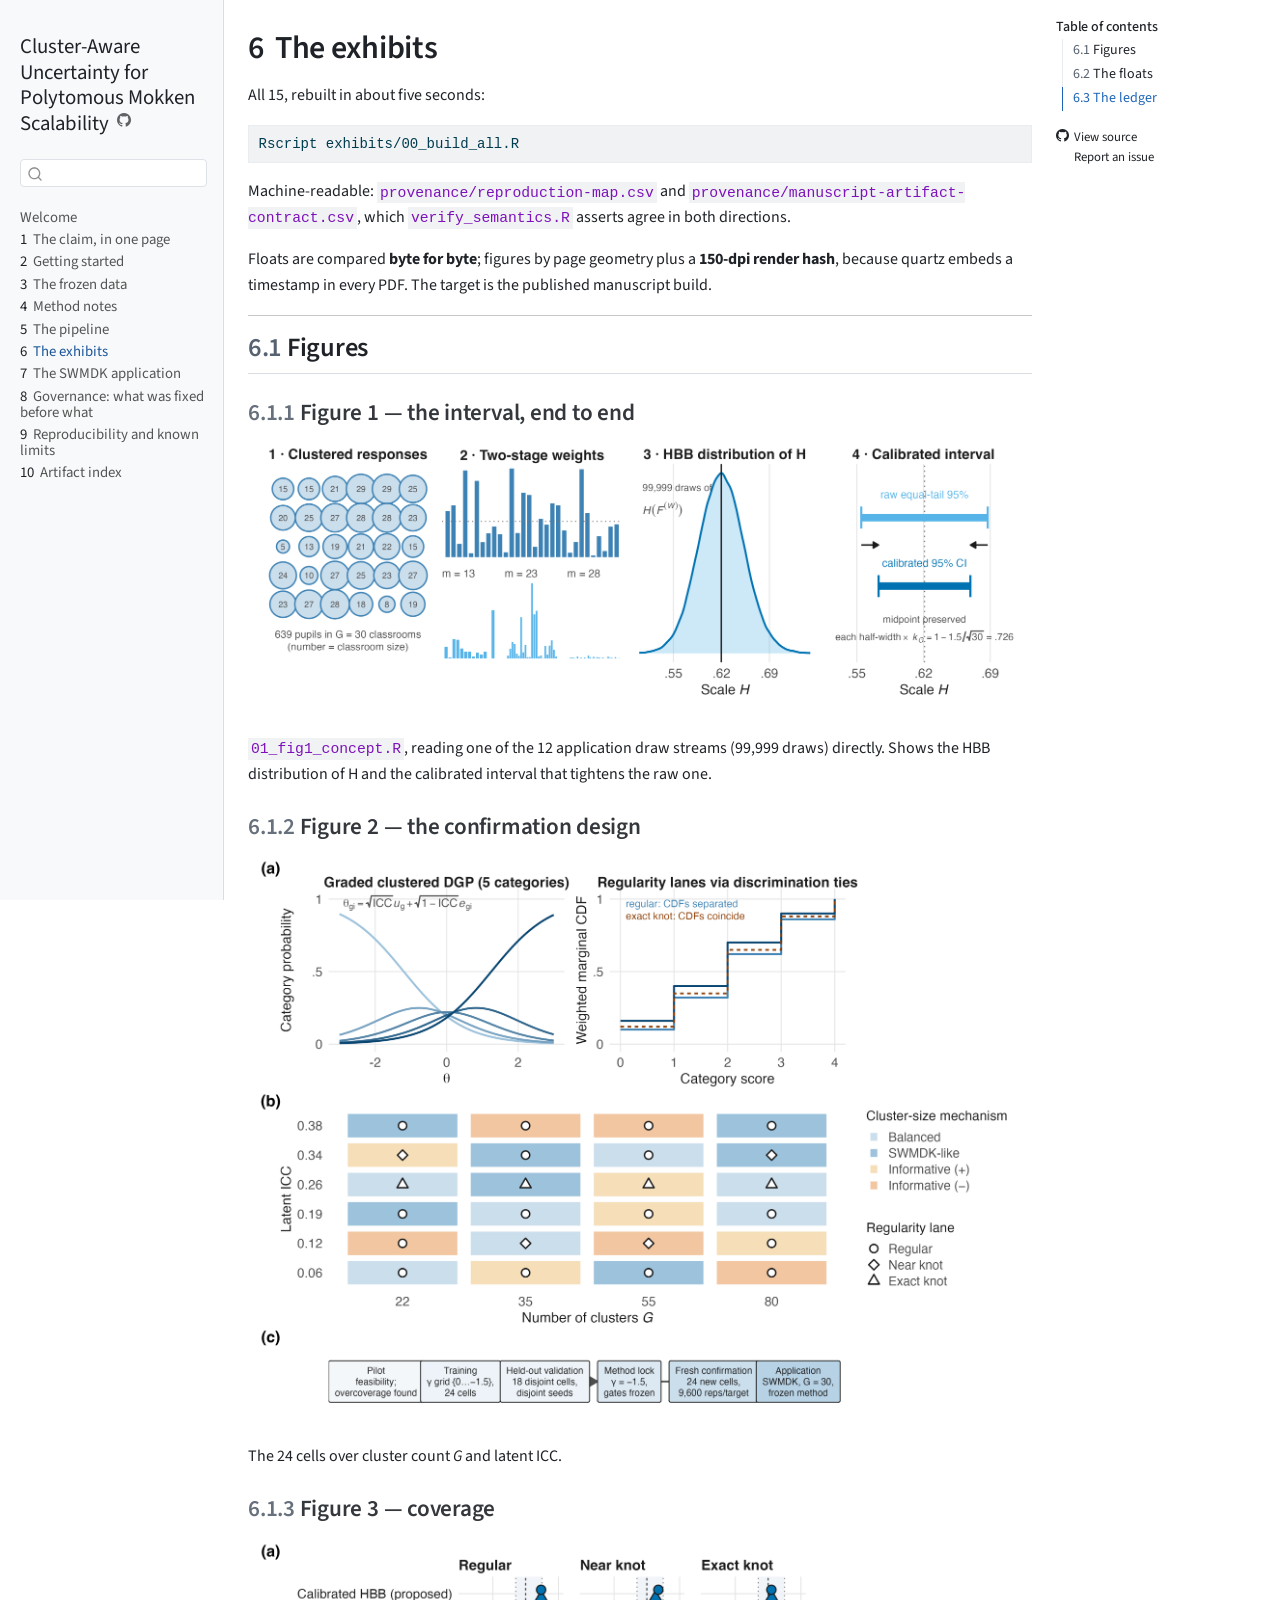
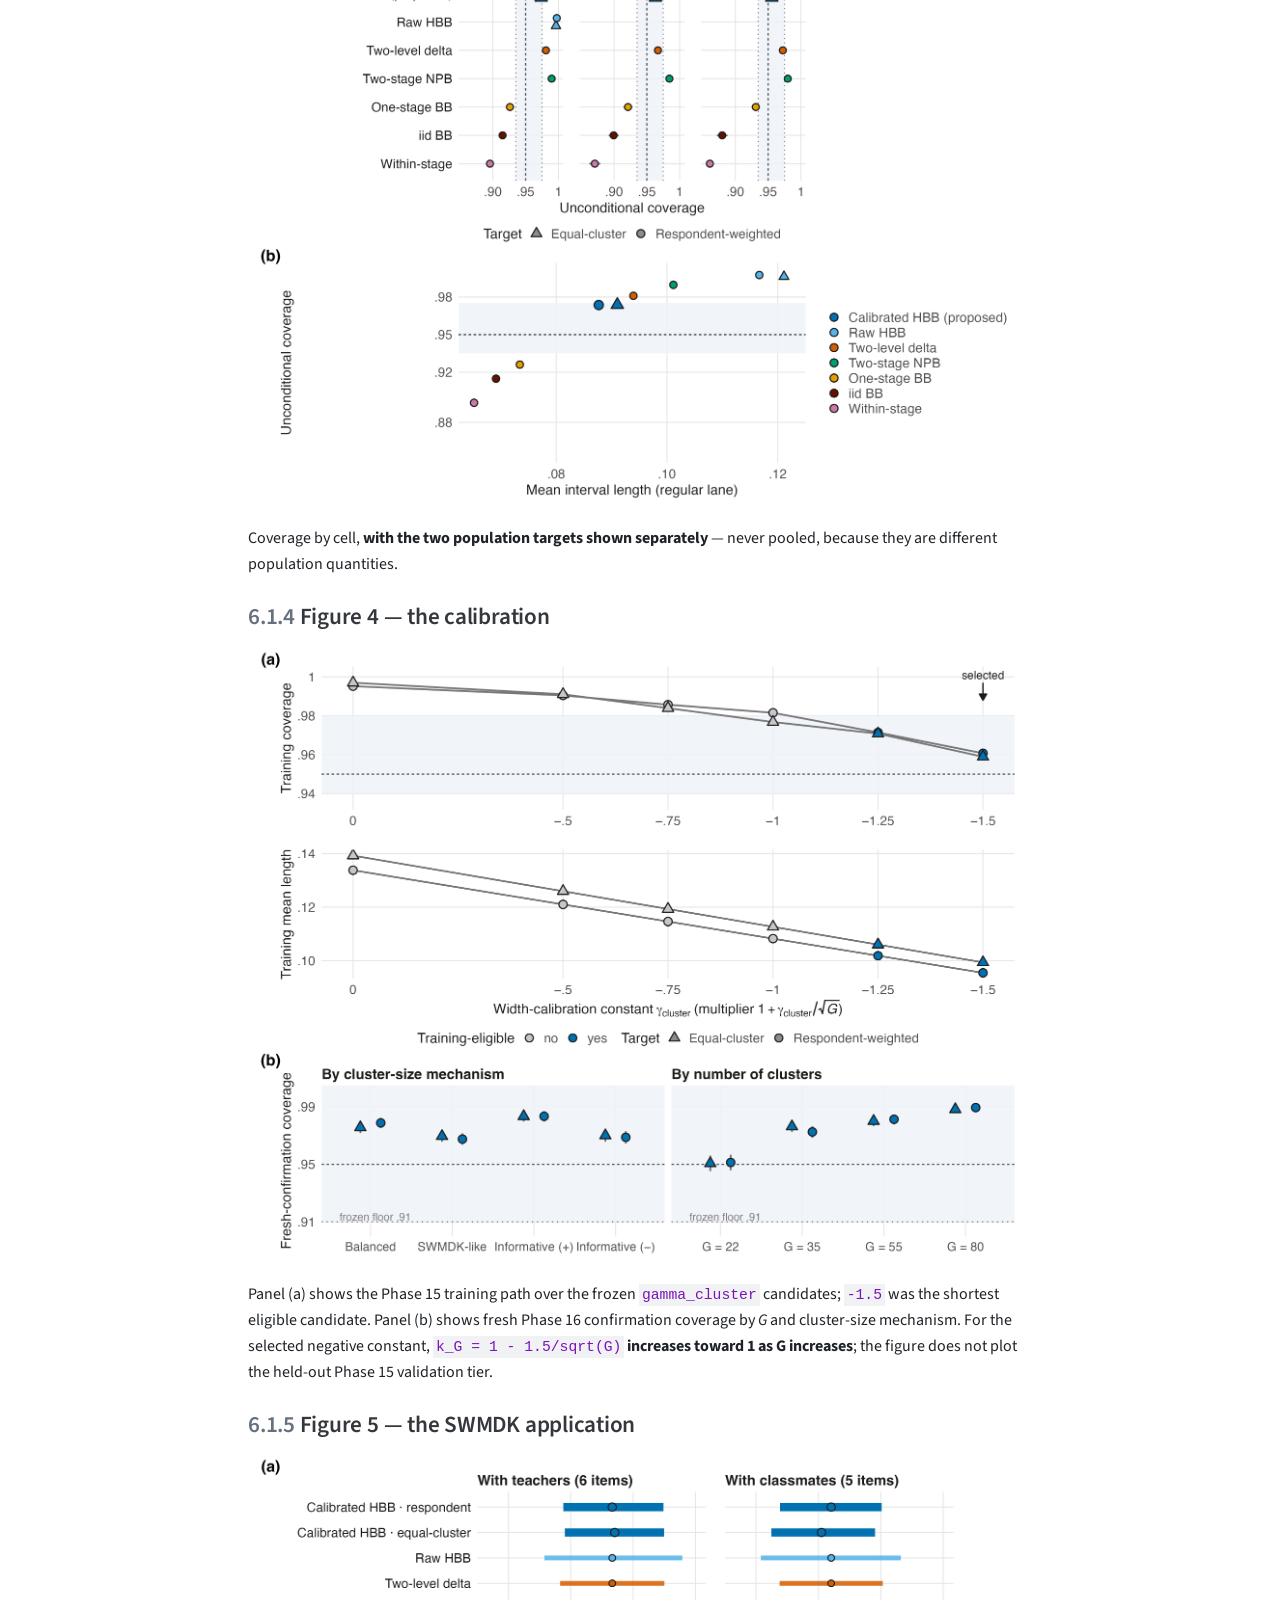
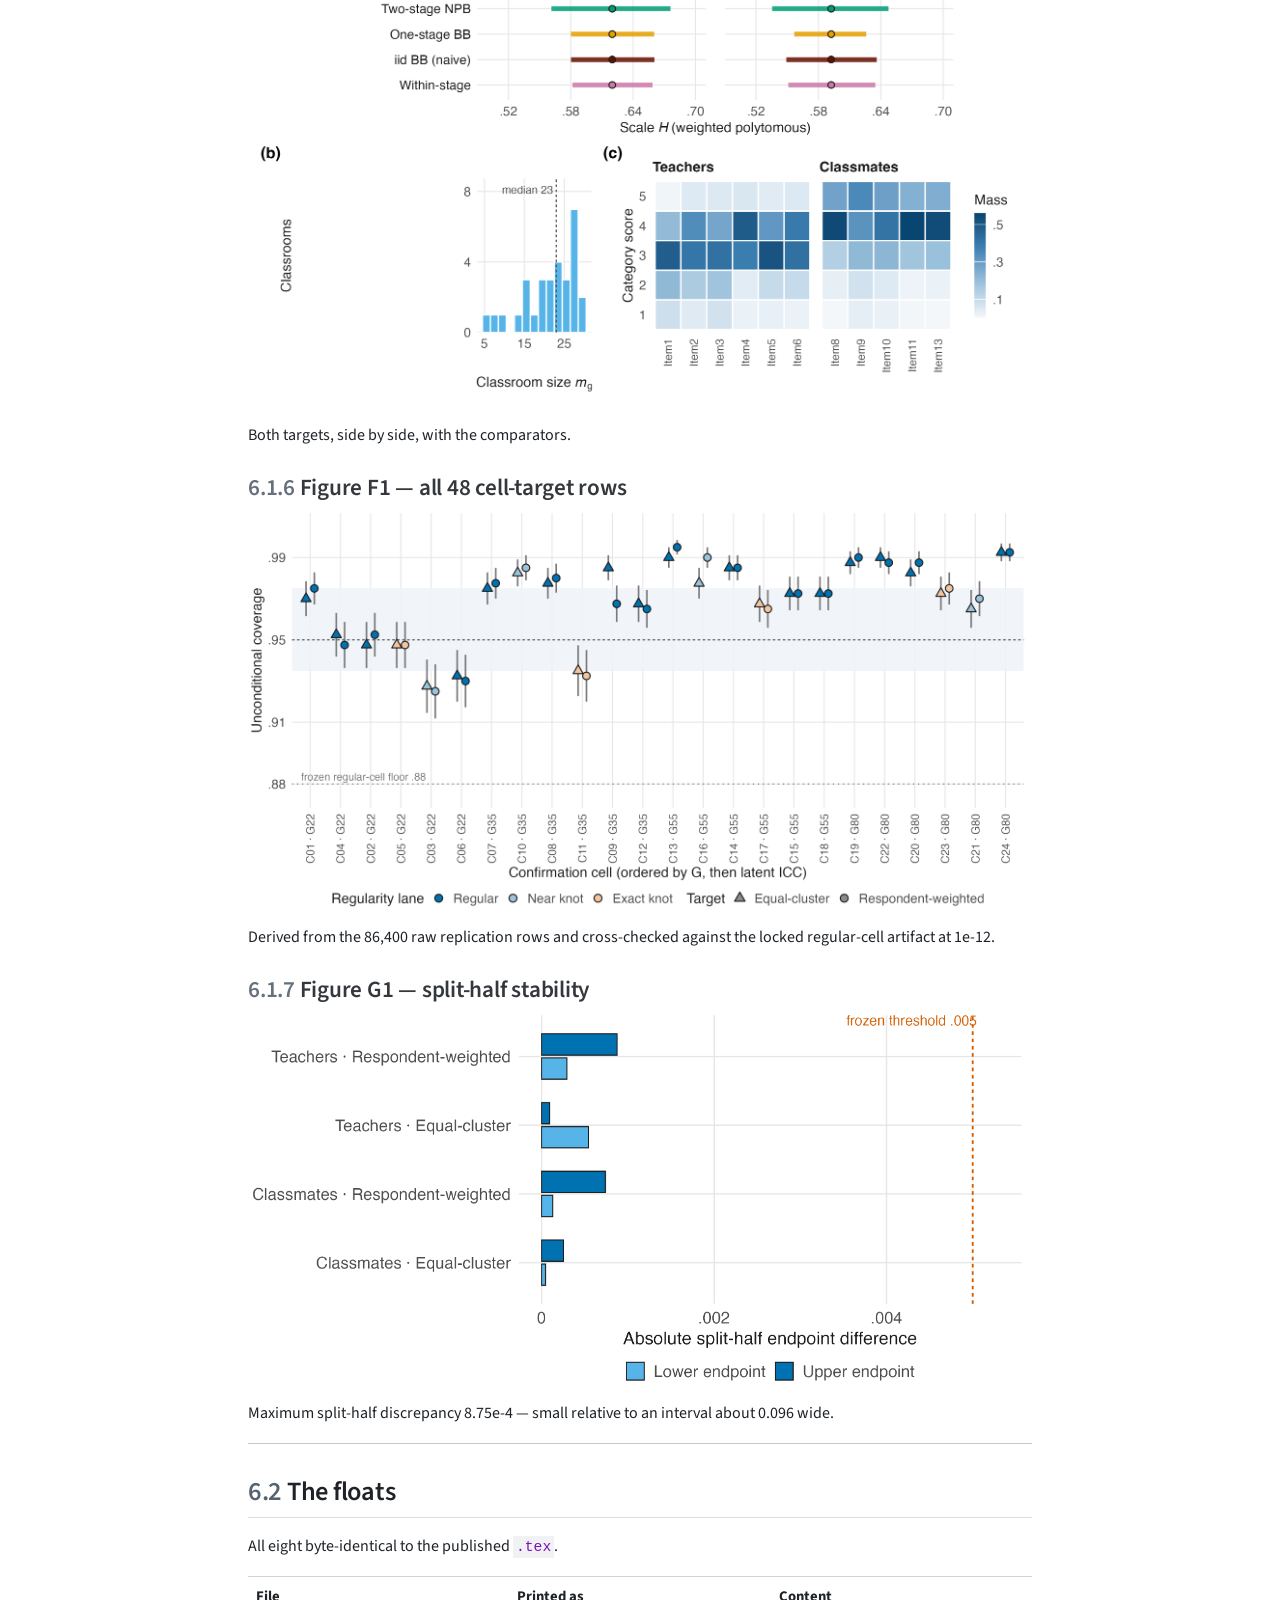
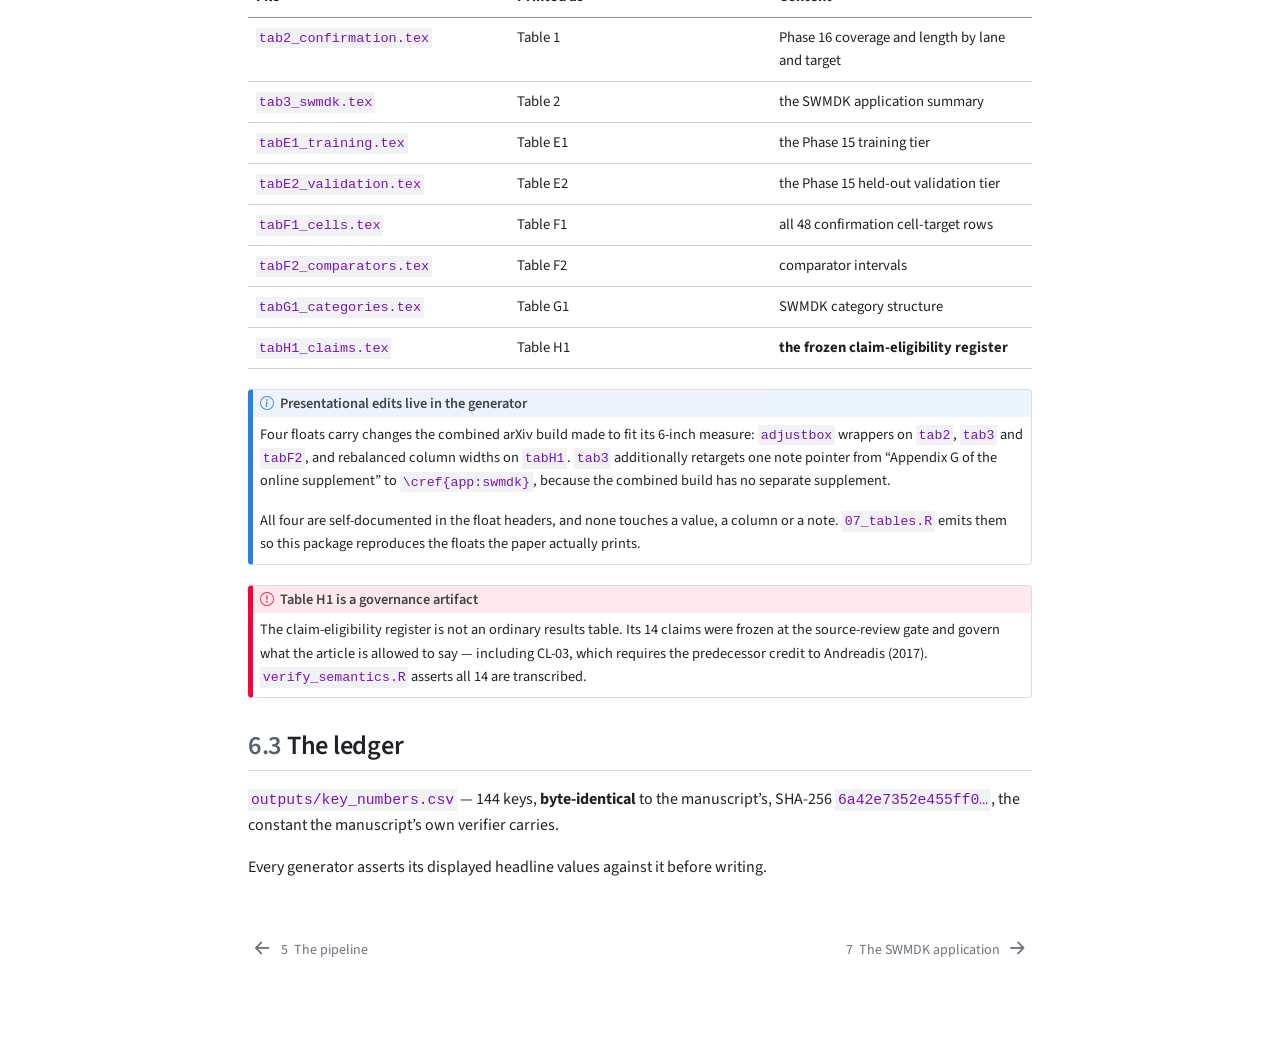
<file: 06-exhibits.html>
<!DOCTYPE html>
<html xmlns="http://www.w3.org/1999/xhtml" lang="en" xml:lang="en"><head>

<meta charset="utf-8">
<meta name="generator" content="quarto-1.9.37">

<meta name="viewport" content="width=device-width, initial-scale=1.0, user-scalable=yes">


<title>6&nbsp; The exhibits – Cluster-Aware Uncertainty for Polytomous Mokken Scalability</title>
<style>
/* Default styles provided by pandoc.
** See https://pandoc.org/MANUAL.html#variables-for-html for config info.
*/
code{white-space: pre-wrap;}
span.smallcaps{font-variant: small-caps;}
div.columns{display: flex; gap: min(4vw, 1.5em);}
div.column{flex: auto; overflow-x: auto;}
div.hanging-indent{margin-left: 1.5em; text-indent: -1.5em;}
ul.task-list{list-style: none;}
ul.task-list li input[type="checkbox"] {
  width: 0.8em;
  margin: 0 0.8em 0.2em -1em; /* quarto-specific, see https://github.com/quarto-dev/quarto-cli/issues/4556 */ 
  vertical-align: middle;
}
/* CSS for syntax highlighting */
html { -webkit-text-size-adjust: 100%; }
pre > code.sourceCode { white-space: pre; position: relative; }
pre > code.sourceCode > span { display: inline-block; line-height: 1.25; }
pre > code.sourceCode > span:empty { height: 1.2em; }
.sourceCode { overflow: visible; }
code.sourceCode > span { color: inherit; text-decoration: inherit; }
div.sourceCode { margin: 1em 0; }
pre.sourceCode { margin: 0; }
@media screen {
div.sourceCode { overflow: auto; }
}
@media print {
pre > code.sourceCode { white-space: pre-wrap; }
pre > code.sourceCode > span { text-indent: -5em; padding-left: 5em; }
}
pre.numberSource code
  { counter-reset: source-line 0; }
pre.numberSource code > span
  { position: relative; left: -4em; counter-increment: source-line; }
pre.numberSource code > span > a:first-child::before
  { content: counter(source-line);
    position: relative; left: -1em; text-align: right; vertical-align: baseline;
    border: none; display: inline-block;
    -webkit-touch-callout: none; -webkit-user-select: none;
    -khtml-user-select: none; -moz-user-select: none;
    -ms-user-select: none; user-select: none;
    padding: 0 4px; width: 4em;
  }
pre.numberSource { margin-left: 3em;  padding-left: 4px; }
div.sourceCode
  {   }
@media screen {
pre > code.sourceCode > span > a:first-child::before { text-decoration: underline; }
}
</style>


<script src="site_libs/quarto-nav/quarto-nav.js"></script>
<script src="site_libs/quarto-nav/headroom.min.js"></script>
<script src="site_libs/clipboard/clipboard.min.js"></script>
<script src="site_libs/quarto-search/autocomplete.umd.js"></script>
<script src="site_libs/quarto-search/fuse.min.js"></script>
<script src="site_libs/quarto-search/quarto-search.js"></script>
<meta name="quarto:offset" content="./">
<link href="./07-empirical.html" rel="next">
<link href="./05-pipeline.html" rel="prev">
<script src="site_libs/quarto-html/quarto.js" type="module"></script>
<script src="site_libs/quarto-html/tabsets/tabsets.js" type="module"></script>
<script src="site_libs/quarto-html/popper.min.js"></script>
<script src="site_libs/quarto-html/tippy.umd.min.js"></script>
<script src="site_libs/quarto-html/anchor.min.js"></script>
<link href="site_libs/quarto-html/tippy.css" rel="stylesheet">
<link href="site_libs/quarto-html/quarto-syntax-highlighting-7f8f88aac4f3542376d5c11b86a4c14d.css" rel="stylesheet" id="quarto-text-highlighting-styles">
<script src="site_libs/bootstrap/bootstrap.min.js"></script>
<link href="site_libs/bootstrap/bootstrap-icons.css" rel="stylesheet">
<link href="site_libs/bootstrap/bootstrap-71f848a2aeb245bba3d660789bb1be18.min.css" rel="stylesheet" append-hash="true" id="quarto-bootstrap" data-mode="light">
<script id="quarto-search-options" type="application/json">{
  "location": "sidebar",
  "copy-button": false,
  "collapse-after": 3,
  "panel-placement": "start",
  "type": "textbox",
  "limit": 50,
  "keyboard-shortcut": [
    "f",
    "/",
    "s"
  ],
  "show-item-context": false,
  "language": {
    "search-no-results-text": "No results",
    "search-matching-documents-text": "matching documents",
    "search-copy-link-title": "Copy link to search",
    "search-hide-matches-text": "Hide additional matches",
    "search-more-match-text": "more match in this document",
    "search-more-matches-text": "more matches in this document",
    "search-clear-button-title": "Clear",
    "search-text-placeholder": "",
    "search-detached-cancel-button-title": "Cancel",
    "search-submit-button-title": "Submit",
    "search-label": "Search"
  }
}</script>
<style>html{ scroll-behavior: smooth; }</style>


</head>

<body class="nav-sidebar docked quarto-light">

<div id="quarto-search-results"></div>
  <header id="quarto-header" class="headroom fixed-top">
  <nav class="quarto-secondary-nav">
    <div class="container-fluid d-flex">
      <button type="button" class="quarto-btn-toggle btn" data-bs-toggle="collapse" role="button" data-bs-target=".quarto-sidebar-collapse-item" aria-controls="quarto-sidebar" aria-expanded="false" aria-label="Toggle sidebar navigation" onclick="if (window.quartoToggleHeadroom) { window.quartoToggleHeadroom(); }">
        <i class="bi bi-layout-text-sidebar-reverse"></i>
      </button>
        <nav class="quarto-page-breadcrumbs" aria-label="breadcrumb"><ol class="breadcrumb"><li class="breadcrumb-item"><a href="./06-exhibits.html"><span class="chapter-number">6</span>&nbsp; <span class="chapter-title">The exhibits</span></a></li></ol></nav>
        <a class="flex-grow-1" role="navigation" data-bs-toggle="collapse" data-bs-target=".quarto-sidebar-collapse-item" aria-controls="quarto-sidebar" aria-expanded="false" aria-label="Toggle sidebar navigation" onclick="if (window.quartoToggleHeadroom) { window.quartoToggleHeadroom(); }">      
        </a>
      <button type="button" class="btn quarto-search-button" aria-label="Search" onclick="window.quartoOpenSearch();">
        <i class="bi bi-search"></i>
      </button>
    </div>
  </nav>
</header>
<!-- content -->
<div id="quarto-content" class="quarto-container page-columns page-rows-contents page-layout-article">
<!-- sidebar -->
  <nav id="quarto-sidebar" class="sidebar collapse collapse-horizontal quarto-sidebar-collapse-item sidebar-navigation docked overflow-auto">
    <div class="pt-lg-2 mt-2 text-left sidebar-header">
    <div class="sidebar-title mb-0 py-0">
      <a href="./">Cluster-Aware Uncertainty for Polytomous Mokken Scalability</a> 
        <div class="sidebar-tools-main">
    <a href="https://github.com/joonho112/bayesmokken-clustered-polytomous-replication/tree/main/docs/" title="Source Code" class="quarto-navigation-tool px-1" aria-label="Source Code"><i class="bi bi-github"></i></a>
</div>
    </div>
      </div>
        <div class="mt-2 flex-shrink-0 align-items-center">
        <div class="sidebar-search">
        <div id="quarto-search" class="" title="Search"></div>
        </div>
        </div>
    <div class="sidebar-menu-container"> 
    <ul class="list-unstyled mt-1">
        <li class="sidebar-item">
  <div class="sidebar-item-container"> 
  <a href="./index.html" class="sidebar-item-text sidebar-link">
 <span class="menu-text">Welcome</span></a>
  </div>
</li>
        <li class="sidebar-item">
  <div class="sidebar-item-container"> 
  <a href="./01-overview.html" class="sidebar-item-text sidebar-link">
 <span class="menu-text"><span class="chapter-number">1</span>&nbsp; <span class="chapter-title">The claim, in one page</span></span></a>
  </div>
</li>
        <li class="sidebar-item">
  <div class="sidebar-item-container"> 
  <a href="./02-getting-started.html" class="sidebar-item-text sidebar-link">
 <span class="menu-text"><span class="chapter-number">2</span>&nbsp; <span class="chapter-title">Getting started</span></span></a>
  </div>
</li>
        <li class="sidebar-item">
  <div class="sidebar-item-container"> 
  <a href="./03-data.html" class="sidebar-item-text sidebar-link">
 <span class="menu-text"><span class="chapter-number">3</span>&nbsp; <span class="chapter-title">The frozen data</span></span></a>
  </div>
</li>
        <li class="sidebar-item">
  <div class="sidebar-item-container"> 
  <a href="./04-method-notes.html" class="sidebar-item-text sidebar-link">
 <span class="menu-text"><span class="chapter-number">4</span>&nbsp; <span class="chapter-title">Method notes</span></span></a>
  </div>
</li>
        <li class="sidebar-item">
  <div class="sidebar-item-container"> 
  <a href="./05-pipeline.html" class="sidebar-item-text sidebar-link">
 <span class="menu-text"><span class="chapter-number">5</span>&nbsp; <span class="chapter-title">The pipeline</span></span></a>
  </div>
</li>
        <li class="sidebar-item">
  <div class="sidebar-item-container"> 
  <a href="./06-exhibits.html" class="sidebar-item-text sidebar-link active">
 <span class="menu-text"><span class="chapter-number">6</span>&nbsp; <span class="chapter-title">The exhibits</span></span></a>
  </div>
</li>
        <li class="sidebar-item">
  <div class="sidebar-item-container"> 
  <a href="./07-empirical.html" class="sidebar-item-text sidebar-link">
 <span class="menu-text"><span class="chapter-number">7</span>&nbsp; <span class="chapter-title">The SWMDK application</span></span></a>
  </div>
</li>
        <li class="sidebar-item">
  <div class="sidebar-item-container"> 
  <a href="./08-governance.html" class="sidebar-item-text sidebar-link">
 <span class="menu-text"><span class="chapter-number">8</span>&nbsp; <span class="chapter-title">Governance: what was fixed before what</span></span></a>
  </div>
</li>
        <li class="sidebar-item">
  <div class="sidebar-item-container"> 
  <a href="./09-reproducibility.html" class="sidebar-item-text sidebar-link">
 <span class="menu-text"><span class="chapter-number">9</span>&nbsp; <span class="chapter-title">Reproducibility and known limits</span></span></a>
  </div>
</li>
        <li class="sidebar-item">
  <div class="sidebar-item-container"> 
  <a href="./10-artifact-index.html" class="sidebar-item-text sidebar-link">
 <span class="menu-text"><span class="chapter-number">10</span>&nbsp; <span class="chapter-title">Artifact index</span></span></a>
  </div>
</li>
    </ul>
    </div>
</nav>
<div id="quarto-sidebar-glass" class="quarto-sidebar-collapse-item" data-bs-toggle="collapse" data-bs-target=".quarto-sidebar-collapse-item"></div>
<!-- margin-sidebar -->
    <div id="quarto-margin-sidebar" class="sidebar margin-sidebar">
        <nav id="TOC" role="doc-toc" class="toc-active">
    <h2 id="toc-title">Table of contents</h2>
   
  <ul>
  <li><a href="#figures" id="toc-figures" class="nav-link active" data-scroll-target="#figures"><span class="header-section-number">6.1</span> Figures</a>
  <ul class="collapse">
  <li><a href="#figure-1-the-interval-end-to-end" id="toc-figure-1-the-interval-end-to-end" class="nav-link" data-scroll-target="#figure-1-the-interval-end-to-end"><span class="header-section-number">6.1.1</span> Figure 1 — the interval, end to end</a></li>
  <li><a href="#figure-2-the-confirmation-design" id="toc-figure-2-the-confirmation-design" class="nav-link" data-scroll-target="#figure-2-the-confirmation-design"><span class="header-section-number">6.1.2</span> Figure 2 — the confirmation design</a></li>
  <li><a href="#figure-3-coverage" id="toc-figure-3-coverage" class="nav-link" data-scroll-target="#figure-3-coverage"><span class="header-section-number">6.1.3</span> Figure 3 — coverage</a></li>
  <li><a href="#figure-4-the-calibration" id="toc-figure-4-the-calibration" class="nav-link" data-scroll-target="#figure-4-the-calibration"><span class="header-section-number">6.1.4</span> Figure 4 — the calibration</a></li>
  <li><a href="#figure-5-the-swmdk-application" id="toc-figure-5-the-swmdk-application" class="nav-link" data-scroll-target="#figure-5-the-swmdk-application"><span class="header-section-number">6.1.5</span> Figure 5 — the SWMDK application</a></li>
  <li><a href="#figure-f1-all-48-cell-target-rows" id="toc-figure-f1-all-48-cell-target-rows" class="nav-link" data-scroll-target="#figure-f1-all-48-cell-target-rows"><span class="header-section-number">6.1.6</span> Figure F1 — all 48 cell-target rows</a></li>
  <li><a href="#figure-g1-split-half-stability" id="toc-figure-g1-split-half-stability" class="nav-link" data-scroll-target="#figure-g1-split-half-stability"><span class="header-section-number">6.1.7</span> Figure G1 — split-half stability</a></li>
  </ul></li>
  <li><a href="#the-floats" id="toc-the-floats" class="nav-link" data-scroll-target="#the-floats"><span class="header-section-number">6.2</span> The floats</a></li>
  <li><a href="#the-ledger" id="toc-the-ledger" class="nav-link" data-scroll-target="#the-ledger"><span class="header-section-number">6.3</span> The ledger</a></li>
  </ul>
<div class="toc-actions"><ul><li><a href="https://github.com/joonho112/bayesmokken-clustered-polytomous-replication/blob/main/docs/06-exhibits.qmd" class="toc-action"><i class="bi bi-github"></i>View source</a></li><li><a href="https://github.com/joonho112/bayesmokken-clustered-polytomous-replication/issues/new" class="toc-action"><i class="bi empty"></i>Report an issue</a></li></ul></div></nav>
    </div>
<!-- main -->
<main class="content" id="quarto-document-content">

<header id="title-block-header" class="quarto-title-block default">
<div class="quarto-title">
<h1 class="title"><span class="chapter-number">6</span>&nbsp; <span class="chapter-title">The exhibits</span></h1>
</div>



<div class="quarto-title-meta">

    
  
    
  </div>
  


</header>


<p>All 15, rebuilt in about five seconds:</p>
<div class="code-copy-outer-scaffold"><div class="sourceCode" id="cb1"><pre class="sourceCode bash code-with-copy"><code class="sourceCode bash"><span id="cb1-1"><a href="#cb1-1" aria-hidden="true" tabindex="-1"></a><span class="ex">Rscript</span> exhibits/00_build_all.R</span></code></pre></div><button title="Copy to Clipboard" class="code-copy-button"><i class="bi"></i></button></div>
<p>Machine-readable: <code>provenance/reproduction-map.csv</code> and <code>provenance/manuscript-artifact-contract.csv</code>, which <code>verify_semantics.R</code> asserts agree in both directions.</p>
<p>Floats are compared <strong>byte for byte</strong>; figures by page geometry plus a <strong>150-dpi render hash</strong>, because quartz embeds a timestamp in every PDF. The target is the published manuscript build.</p>
<hr>
<section id="figures" class="level2" data-number="6.1">
<h2 data-number="6.1" class="anchored" data-anchor-id="figures"><span class="header-section-number">6.1</span> Figures</h2>
<section id="figure-1-the-interval-end-to-end" class="level3" data-number="6.1.1">
<h3 data-number="6.1.1" class="anchored" data-anchor-id="figure-1-the-interval-end-to-end"><span class="header-section-number">6.1.1</span> Figure 1 — the interval, end to end</h3>
<p><img src="assets/fig1_concept.png" class="img-fluid"></p>
<p><code>01_fig1_concept.R</code>, reading one of the 12 application draw streams (99,999 draws) directly. Shows the HBB distribution of H and the calibrated interval that tightens the raw one.</p>
</section>
<section id="figure-2-the-confirmation-design" class="level3" data-number="6.1.2">
<h3 data-number="6.1.2" class="anchored" data-anchor-id="figure-2-the-confirmation-design"><span class="header-section-number">6.1.2</span> Figure 2 — the confirmation design</h3>
<p><img src="assets/fig2_design.png" class="img-fluid"></p>
<p>The 24 cells over cluster count <em>G</em> and latent ICC.</p>
</section>
<section id="figure-3-coverage" class="level3" data-number="6.1.3">
<h3 data-number="6.1.3" class="anchored" data-anchor-id="figure-3-coverage"><span class="header-section-number">6.1.3</span> Figure 3 — coverage</h3>
<p><img src="assets/fig3_coverage.png" class="img-fluid"></p>
<p>Coverage by cell, <strong>with the two population targets shown separately</strong> — never pooled, because they are different population quantities.</p>
</section>
<section id="figure-4-the-calibration" class="level3" data-number="6.1.4">
<h3 data-number="6.1.4" class="anchored" data-anchor-id="figure-4-the-calibration"><span class="header-section-number">6.1.4</span> Figure 4 — the calibration</h3>
<p><img src="assets/fig4_calibration.png" class="img-fluid"></p>
<p>Panel (a) shows the Phase 15 training path over the frozen <code>gamma_cluster</code> candidates; <code>-1.5</code> was the shortest eligible candidate. Panel (b) shows fresh Phase 16 confirmation coverage by <em>G</em> and cluster-size mechanism. For the selected negative constant, <code>k_G = 1 - 1.5/sqrt(G)</code> <strong>increases toward 1 as G increases</strong>; the figure does not plot the held-out Phase 15 validation tier.</p>
</section>
<section id="figure-5-the-swmdk-application" class="level3" data-number="6.1.5">
<h3 data-number="6.1.5" class="anchored" data-anchor-id="figure-5-the-swmdk-application"><span class="header-section-number">6.1.5</span> Figure 5 — the SWMDK application</h3>
<p><img src="assets/fig5_swmdk.png" class="img-fluid"></p>
<p>Both targets, side by side, with the comparators.</p>
</section>
<section id="figure-f1-all-48-cell-target-rows" class="level3" data-number="6.1.6">
<h3 data-number="6.1.6" class="anchored" data-anchor-id="figure-f1-all-48-cell-target-rows"><span class="header-section-number">6.1.6</span> Figure F1 — all 48 cell-target rows</h3>
<p><img src="assets/FigF1_cells.png" class="img-fluid"></p>
<p>Derived from the 86,400 raw replication rows and cross-checked against the locked regular-cell artifact at 1e-12.</p>
</section>
<section id="figure-g1-split-half-stability" class="level3" data-number="6.1.7">
<h3 data-number="6.1.7" class="anchored" data-anchor-id="figure-g1-split-half-stability"><span class="header-section-number">6.1.7</span> Figure G1 — split-half stability</h3>
<p><img src="assets/FigG1_splithalf.png" class="img-fluid"></p>
<p>Maximum split-half discrepancy 8.75e-4 — small relative to an interval about 0.096 wide.</p>
<hr>
</section>
</section>
<section id="the-floats" class="level2" data-number="6.2">
<h2 data-number="6.2" class="anchored" data-anchor-id="the-floats"><span class="header-section-number">6.2</span> The floats</h2>
<p>All eight byte-identical to the published <code>.tex</code>.</p>
<table class="table">
<colgroup>
<col style="width: 33%">
<col style="width: 33%">
<col style="width: 33%">
</colgroup>
<thead>
<tr class="header">
<th>File</th>
<th>Printed as</th>
<th>Content</th>
</tr>
</thead>
<tbody>
<tr class="odd">
<td><code>tab2_confirmation.tex</code></td>
<td>Table 1</td>
<td>Phase 16 coverage and length by lane and target</td>
</tr>
<tr class="even">
<td><code>tab3_swmdk.tex</code></td>
<td>Table 2</td>
<td>the SWMDK application summary</td>
</tr>
<tr class="odd">
<td><code>tabE1_training.tex</code></td>
<td>Table E1</td>
<td>the Phase 15 training tier</td>
</tr>
<tr class="even">
<td><code>tabE2_validation.tex</code></td>
<td>Table E2</td>
<td>the Phase 15 held-out validation tier</td>
</tr>
<tr class="odd">
<td><code>tabF1_cells.tex</code></td>
<td>Table F1</td>
<td>all 48 confirmation cell-target rows</td>
</tr>
<tr class="even">
<td><code>tabF2_comparators.tex</code></td>
<td>Table F2</td>
<td>comparator intervals</td>
</tr>
<tr class="odd">
<td><code>tabG1_categories.tex</code></td>
<td>Table G1</td>
<td>SWMDK category structure</td>
</tr>
<tr class="even">
<td><code>tabH1_claims.tex</code></td>
<td>Table H1</td>
<td><strong>the frozen claim-eligibility register</strong></td>
</tr>
</tbody>
</table>
<div class="callout callout-style-default callout-note callout-titled">
<div class="callout-header d-flex align-content-center">
<div class="callout-icon-container">
<i class="callout-icon"></i>
</div>
<div class="callout-title-container flex-fill">
<span class="screen-reader-only">Note</span>Presentational edits live in the generator
</div>
</div>
<div class="callout-body-container callout-body">
<p>Four floats carry changes the combined arXiv build made to fit its 6-inch measure: <code>adjustbox</code> wrappers on <code>tab2</code>, <code>tab3</code> and <code>tabF2</code>, and rebalanced column widths on <code>tabH1</code>. <code>tab3</code> additionally retargets one note pointer from “Appendix G of the online supplement” to <code>\cref{app:swmdk}</code>, because the combined build has no separate supplement.</p>
<p>All four are self-documented in the float headers, and none touches a value, a column or a note. <code>07_tables.R</code> emits them so this package reproduces the floats the paper actually prints.</p>
</div>
</div>
<div class="callout callout-style-default callout-important callout-titled">
<div class="callout-header d-flex align-content-center">
<div class="callout-icon-container">
<i class="callout-icon"></i>
</div>
<div class="callout-title-container flex-fill">
<span class="screen-reader-only">Important</span>Table H1 is a governance artifact
</div>
</div>
<div class="callout-body-container callout-body">
<p>The claim-eligibility register is not an ordinary results table. Its 14 claims were frozen at the source-review gate and govern what the article is allowed to say — including CL-03, which requires the predecessor credit to Andreadis (2017). <code>verify_semantics.R</code> asserts all 14 are transcribed.</p>
</div>
</div>
</section>
<section id="the-ledger" class="level2" data-number="6.3">
<h2 data-number="6.3" class="anchored" data-anchor-id="the-ledger"><span class="header-section-number">6.3</span> The ledger</h2>
<p><code>outputs/key_numbers.csv</code> — 144 keys, <strong>byte-identical</strong> to the manuscript’s, SHA-256 <code>6a42e7352e455ff0…</code>, the constant the manuscript’s own verifier carries.</p>
<p>Every generator asserts its displayed headline values against it before writing.</p>


</section>

</main> <!-- /main -->
<script id="quarto-html-after-body" type="application/javascript">
  window.document.addEventListener("DOMContentLoaded", function (event) {
    const icon = "";
    const anchorJS = new window.AnchorJS();
    anchorJS.options = {
      placement: 'right',
      icon: icon
    };
    anchorJS.add('.anchored');
    const isCodeAnnotation = (el) => {
      for (const clz of el.classList) {
        if (clz.startsWith('code-annotation-')) {                     
          return true;
        }
      }
      return false;
    }
    const onCopySuccess = function(e) {
      // button target
      const button = e.trigger;
      // don't keep focus
      button.blur();
      // flash "checked"
      button.classList.add('code-copy-button-checked');
      var currentTitle = button.getAttribute("title");
      button.setAttribute("title", "Copied!");
      let tooltip;
      if (window.bootstrap) {
        button.setAttribute("data-bs-toggle", "tooltip");
        button.setAttribute("data-bs-placement", "left");
        button.setAttribute("data-bs-title", "Copied!");
        tooltip = new bootstrap.Tooltip(button, 
          { trigger: "manual", 
            customClass: "code-copy-button-tooltip",
            offset: [0, -8]});
        tooltip.show();    
      }
      setTimeout(function() {
        if (tooltip) {
          tooltip.hide();
          button.removeAttribute("data-bs-title");
          button.removeAttribute("data-bs-toggle");
          button.removeAttribute("data-bs-placement");
        }
        button.setAttribute("title", currentTitle);
        button.classList.remove('code-copy-button-checked');
      }, 1000);
      // clear code selection
      e.clearSelection();
    }
    const getTextToCopy = function(trigger) {
      const outerScaffold = trigger.parentElement.cloneNode(true);
      const codeEl = outerScaffold.querySelector('code');
      for (const childEl of codeEl.children) {
        if (isCodeAnnotation(childEl)) {
          childEl.remove();
        }
      }
      return codeEl.innerText;
    }
    const clipboard = new window.ClipboardJS('.code-copy-button:not([data-in-quarto-modal])', {
      text: getTextToCopy
    });
    clipboard.on('success', onCopySuccess);
    if (window.document.getElementById('quarto-embedded-source-code-modal')) {
      const clipboardModal = new window.ClipboardJS('.code-copy-button[data-in-quarto-modal]', {
        text: getTextToCopy,
        container: window.document.getElementById('quarto-embedded-source-code-modal')
      });
      clipboardModal.on('success', onCopySuccess);
    }
      var localhostRegex = new RegExp(/^(?:http|https):\/\/localhost\:?[0-9]*\//);
      var mailtoRegex = new RegExp(/^mailto:/);
        var filterRegex = new RegExp('/' + window.location.host + '/');
      var isInternal = (href) => {
          return filterRegex.test(href) || localhostRegex.test(href) || mailtoRegex.test(href);
      }
      // Inspect non-navigation links and adorn them if external
     var links = window.document.querySelectorAll('a[href]:not(.nav-link):not(.navbar-brand):not(.toc-action):not(.sidebar-link):not(.sidebar-item-toggle):not(.pagination-link):not(.no-external):not([aria-hidden]):not(.dropdown-item):not(.quarto-navigation-tool):not(.about-link)');
      for (var i=0; i<links.length; i++) {
        const link = links[i];
        if (!isInternal(link.href)) {
          // undo the damage that might have been done by quarto-nav.js in the case of
          // links that we want to consider external
          if (link.dataset.originalHref !== undefined) {
            link.href = link.dataset.originalHref;
          }
            // target, if specified
            link.setAttribute("target", "_blank");
            if (link.getAttribute("rel") === null) {
              link.setAttribute("rel", "noopener");
            }
        }
      }
    function tippyHover(el, contentFn, onTriggerFn, onUntriggerFn) {
      const config = {
        allowHTML: true,
        maxWidth: 500,
        delay: 100,
        arrow: false,
        appendTo: function(el) {
            return el.parentElement;
        },
        interactive: true,
        interactiveBorder: 10,
        theme: 'quarto',
        placement: 'bottom-start',
      };
      if (contentFn) {
        config.content = contentFn;
      }
      if (onTriggerFn) {
        config.onTrigger = onTriggerFn;
      }
      if (onUntriggerFn) {
        config.onUntrigger = onUntriggerFn;
      }
      window.tippy(el, config); 
    }
    const noterefs = window.document.querySelectorAll('a[role="doc-noteref"]');
    for (var i=0; i<noterefs.length; i++) {
      const ref = noterefs[i];
      tippyHover(ref, function() {
        // use id or data attribute instead here
        let href = ref.getAttribute('data-footnote-href') || ref.getAttribute('href');
        try { href = new URL(href).hash; } catch {}
        const id = href.replace(/^#\/?/, "");
        const note = window.document.getElementById(id);
        if (note) {
          return note.innerHTML;
        } else {
          return "";
        }
      });
    }
    const xrefs = window.document.querySelectorAll('a.quarto-xref');
    const processXRef = (id, note) => {
      // Strip column container classes
      const stripColumnClz = (el) => {
        el.classList.remove("page-full", "page-columns");
        if (el.children) {
          for (const child of el.children) {
            stripColumnClz(child);
          }
        }
      }
      stripColumnClz(note)
      if (id === null || id.startsWith('sec-')) {
        // Special case sections, only their first couple elements
        const container = document.createElement("div");
        if (note.children && note.children.length > 2) {
          container.appendChild(note.children[0].cloneNode(true));
          for (let i = 1; i < note.children.length; i++) {
            const child = note.children[i];
            if (child.tagName === "P" && child.innerText === "") {
              continue;
            } else {
              container.appendChild(child.cloneNode(true));
              break;
            }
          }
          if (window.Quarto?.typesetMath) {
            window.Quarto.typesetMath(container);
          }
          return container.innerHTML
        } else {
          if (window.Quarto?.typesetMath) {
            window.Quarto.typesetMath(note);
          }
          return note.innerHTML;
        }
      } else {
        // Remove any anchor links if they are present
        const anchorLink = note.querySelector('a.anchorjs-link');
        if (anchorLink) {
          anchorLink.remove();
        }
        if (window.Quarto?.typesetMath) {
          window.Quarto.typesetMath(note);
        }
        if (note.classList.contains("callout")) {
          return note.outerHTML;
        } else {
          return note.innerHTML;
        }
      }
    }
    for (var i=0; i<xrefs.length; i++) {
      const xref = xrefs[i];
      tippyHover(xref, undefined, function(instance) {
        instance.disable();
        let url = xref.getAttribute('href');
        let hash = undefined; 
        if (url.startsWith('#')) {
          hash = url;
        } else {
          try { hash = new URL(url).hash; } catch {}
        }
        if (hash) {
          const id = hash.replace(/^#\/?/, "");
          const note = window.document.getElementById(id);
          if (note !== null) {
            try {
              const html = processXRef(id, note.cloneNode(true));
              instance.setContent(html);
            } finally {
              instance.enable();
              instance.show();
            }
          } else {
            // See if we can fetch this
            fetch(url.split('#')[0])
            .then(res => res.text())
            .then(html => {
              const parser = new DOMParser();
              const htmlDoc = parser.parseFromString(html, "text/html");
              const note = htmlDoc.getElementById(id);
              if (note !== null) {
                const html = processXRef(id, note);
                instance.setContent(html);
              } 
            }).finally(() => {
              instance.enable();
              instance.show();
            });
          }
        } else {
          // See if we can fetch a full url (with no hash to target)
          // This is a special case and we should probably do some content thinning / targeting
          fetch(url)
          .then(res => res.text())
          .then(html => {
            const parser = new DOMParser();
            const htmlDoc = parser.parseFromString(html, "text/html");
            const note = htmlDoc.querySelector('main.content');
            if (note !== null) {
              // This should only happen for chapter cross references
              // (since there is no id in the URL)
              // remove the first header
              if (note.children.length > 0 && note.children[0].tagName === "HEADER") {
                note.children[0].remove();
              }
              const html = processXRef(null, note);
              instance.setContent(html);
            } 
          }).finally(() => {
            instance.enable();
            instance.show();
          });
        }
      }, function(instance) {
      });
    }
        let selectedAnnoteEl;
        const selectorForAnnotation = ( cell, annotation) => {
          let cellAttr = 'data-code-cell="' + cell + '"';
          let lineAttr = 'data-code-annotation="' +  annotation + '"';
          const selector = 'span[' + cellAttr + '][' + lineAttr + ']';
          return selector;
        }
        const selectCodeLines = (annoteEl) => {
          const doc = window.document;
          const targetCell = annoteEl.getAttribute("data-target-cell");
          const targetAnnotation = annoteEl.getAttribute("data-target-annotation");
          const annoteSpan = window.document.querySelector(selectorForAnnotation(targetCell, targetAnnotation));
          const lines = annoteSpan.getAttribute("data-code-lines").split(",");
          const lineIds = lines.map((line) => {
            return targetCell + "-" + line;
          })
          let top = null;
          let height = null;
          let parent = null;
          if (lineIds.length > 0) {
              //compute the position of the single el (top and bottom and make a div)
              const el = window.document.getElementById(lineIds[0]);
              top = el.offsetTop;
              height = el.offsetHeight;
              parent = el.parentElement.parentElement;
            if (lineIds.length > 1) {
              const lastEl = window.document.getElementById(lineIds[lineIds.length - 1]);
              const bottom = lastEl.offsetTop + lastEl.offsetHeight;
              height = bottom - top;
            }
            if (top !== null && height !== null && parent !== null) {
              // cook up a div (if necessary) and position it 
              let div = window.document.getElementById("code-annotation-line-highlight");
              if (div === null) {
                div = window.document.createElement("div");
                div.setAttribute("id", "code-annotation-line-highlight");
                div.style.position = 'absolute';
                parent.appendChild(div);
              }
              div.style.top = top - 2 + "px";
              div.style.height = height + 4 + "px";
              div.style.left = 0;
              let gutterDiv = window.document.getElementById("code-annotation-line-highlight-gutter");
              if (gutterDiv === null) {
                gutterDiv = window.document.createElement("div");
                gutterDiv.setAttribute("id", "code-annotation-line-highlight-gutter");
                gutterDiv.style.position = 'absolute';
                const codeCell = window.document.getElementById(targetCell);
                const gutter = codeCell.querySelector('.code-annotation-gutter');
                gutter.appendChild(gutterDiv);
              }
              gutterDiv.style.top = top - 2 + "px";
              gutterDiv.style.height = height + 4 + "px";
            }
            selectedAnnoteEl = annoteEl;
          }
        };
        const unselectCodeLines = () => {
          const elementsIds = ["code-annotation-line-highlight", "code-annotation-line-highlight-gutter"];
          elementsIds.forEach((elId) => {
            const div = window.document.getElementById(elId);
            if (div) {
              div.remove();
            }
          });
          selectedAnnoteEl = undefined;
        };
          // Handle positioning of the toggle
      window.addEventListener(
        "resize",
        throttle(() => {
          elRect = undefined;
          if (selectedAnnoteEl) {
            selectCodeLines(selectedAnnoteEl);
          }
        }, 10)
      );
      function throttle(fn, ms) {
      let throttle = false;
      let timer;
        return (...args) => {
          if(!throttle) { // first call gets through
              fn.apply(this, args);
              throttle = true;
          } else { // all the others get throttled
              if(timer) clearTimeout(timer); // cancel #2
              timer = setTimeout(() => {
                fn.apply(this, args);
                timer = throttle = false;
              }, ms);
          }
        };
      }
        // Attach click handler to the DT
        const annoteDls = window.document.querySelectorAll('dt[data-target-cell]');
        for (const annoteDlNode of annoteDls) {
          annoteDlNode.addEventListener('click', (event) => {
            const clickedEl = event.target;
            if (clickedEl !== selectedAnnoteEl) {
              unselectCodeLines();
              const activeEl = window.document.querySelector('dt[data-target-cell].code-annotation-active');
              if (activeEl) {
                activeEl.classList.remove('code-annotation-active');
              }
              selectCodeLines(clickedEl);
              clickedEl.classList.add('code-annotation-active');
            } else {
              // Unselect the line
              unselectCodeLines();
              clickedEl.classList.remove('code-annotation-active');
            }
          });
        }
    const findCites = (el) => {
      const parentEl = el.parentElement;
      if (parentEl) {
        const cites = parentEl.dataset.cites;
        if (cites) {
          return {
            el,
            cites: cites.split(' ')
          };
        } else {
          return findCites(el.parentElement)
        }
      } else {
        return undefined;
      }
    };
    var bibliorefs = window.document.querySelectorAll('a[role="doc-biblioref"]');
    for (var i=0; i<bibliorefs.length; i++) {
      const ref = bibliorefs[i];
      const citeInfo = findCites(ref);
      if (citeInfo) {
        tippyHover(citeInfo.el, function() {
          var popup = window.document.createElement('div');
          citeInfo.cites.forEach(function(cite) {
            var citeDiv = window.document.createElement('div');
            citeDiv.classList.add('hanging-indent');
            citeDiv.classList.add('csl-entry');
            var biblioDiv = window.document.getElementById('ref-' + cite);
            if (biblioDiv) {
              citeDiv.innerHTML = biblioDiv.innerHTML;
            }
            popup.appendChild(citeDiv);
          });
          return popup.innerHTML;
        });
      }
    }
  });
  </script>
<nav class="page-navigation">
  <div class="nav-page nav-page-previous">
      <a href="./05-pipeline.html" class="pagination-link" aria-label="The pipeline">
        <i class="bi bi-arrow-left-short"></i> <span class="nav-page-text"><span class="chapter-number">5</span>&nbsp; <span class="chapter-title">The pipeline</span></span>
      </a>          
  </div>
  <div class="nav-page nav-page-next">
      <a href="./07-empirical.html" class="pagination-link" aria-label="The SWMDK application">
        <span class="nav-page-text"><span class="chapter-number">7</span>&nbsp; <span class="chapter-title">The SWMDK application</span></span> <i class="bi bi-arrow-right-short"></i>
      </a>
  </div>
</nav>
</div> <!-- /content -->




<footer class="footer"><div class="nav-footer"><div class="nav-footer-center"><div class="toc-actions d-sm-block d-md-none"><ul><li><a href="https://github.com/joonho112/bayesmokken-clustered-polytomous-replication/blob/main/docs/06-exhibits.qmd" class="toc-action"><i class="bi bi-github"></i>View source</a></li><li><a href="https://github.com/joonho112/bayesmokken-clustered-polytomous-replication/issues/new" class="toc-action"><i class="bi empty"></i>Report an issue</a></li></ul></div></div></div></footer><script src="site_libs/quarto-html/zenscroll-min.js"></script>
</body></html>
</file>
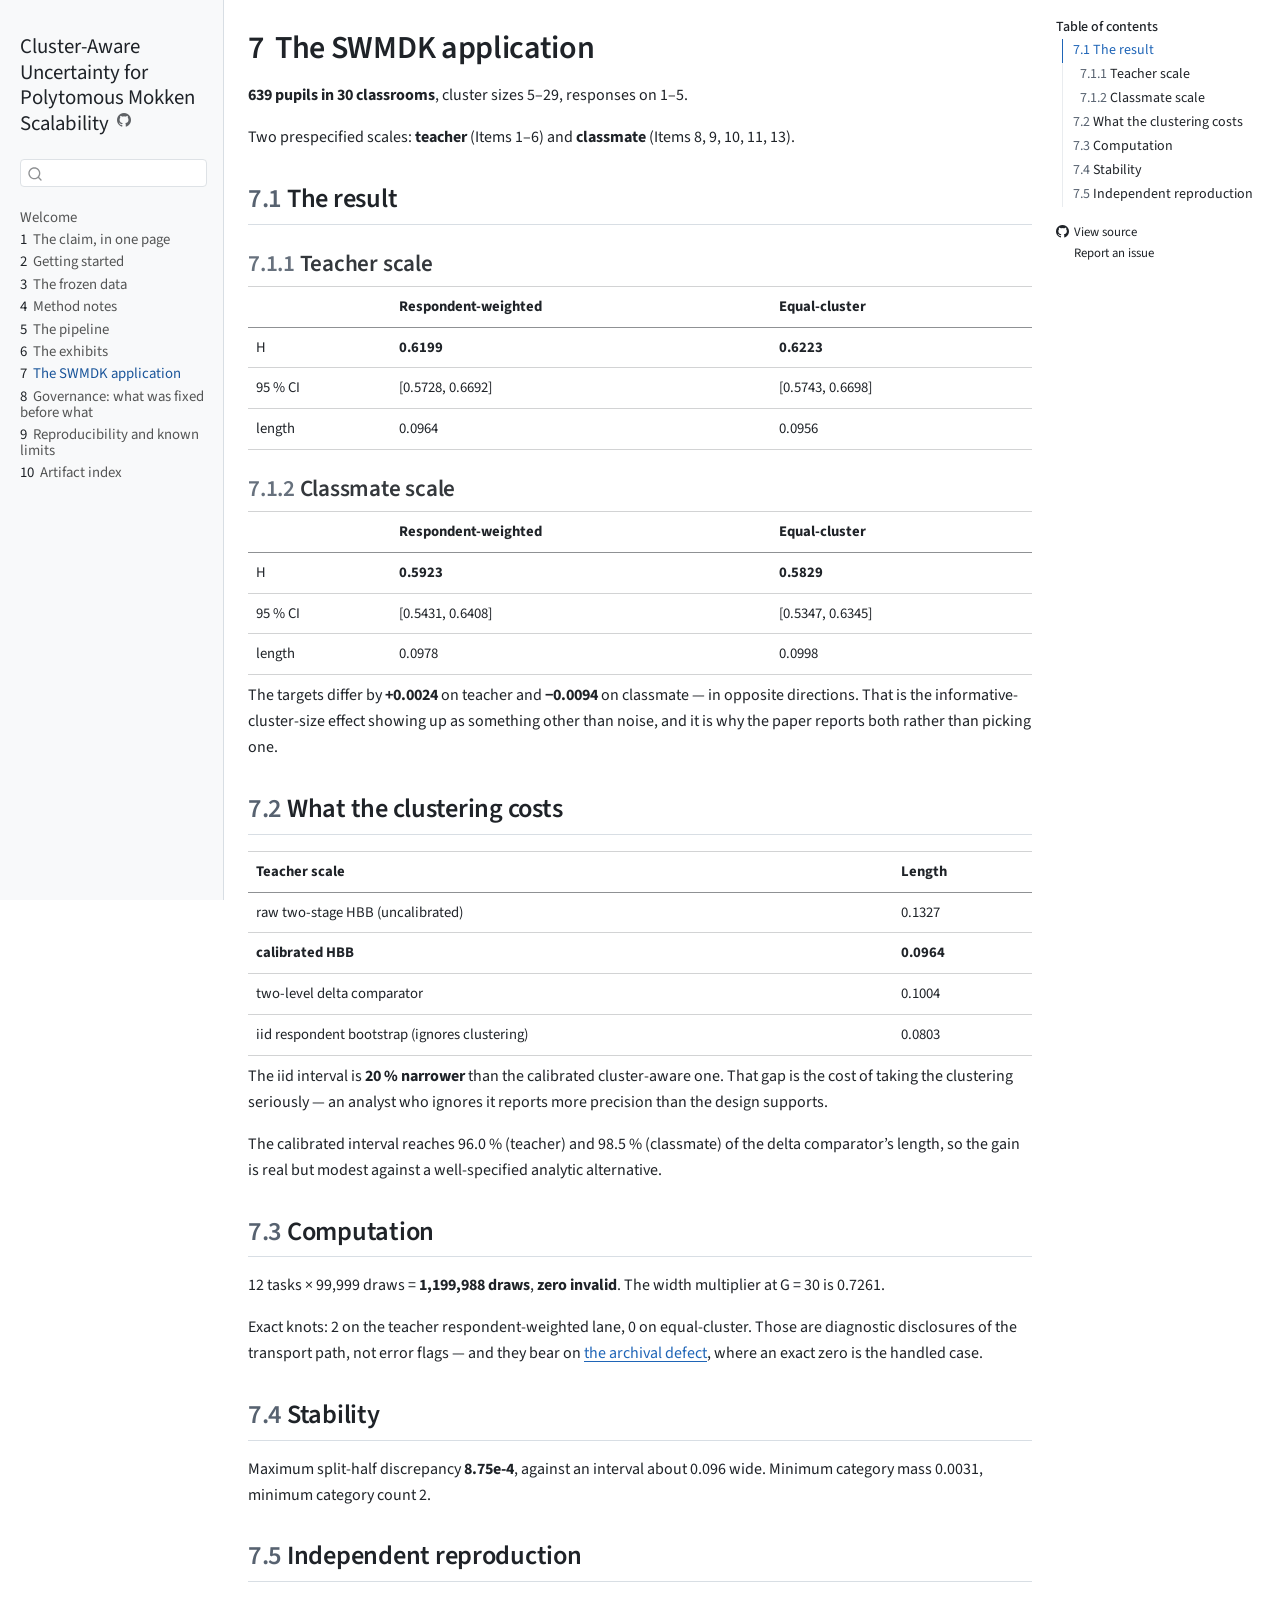
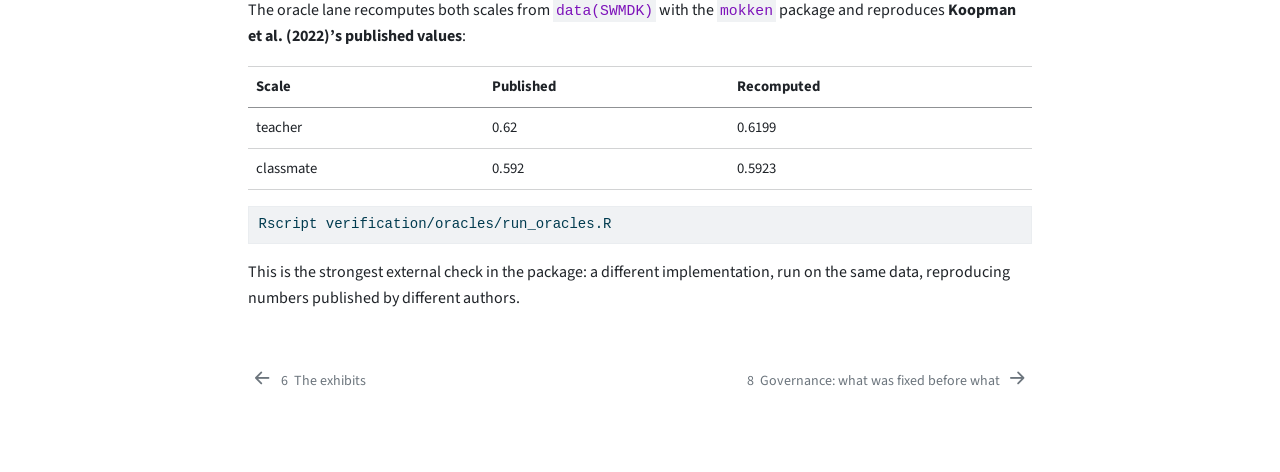
<file: 07-empirical.html>
<!DOCTYPE html>
<html xmlns="http://www.w3.org/1999/xhtml" lang="en" xml:lang="en"><head>

<meta charset="utf-8">
<meta name="generator" content="quarto-1.9.37">

<meta name="viewport" content="width=device-width, initial-scale=1.0, user-scalable=yes">


<title>7&nbsp; The SWMDK application – Cluster-Aware Uncertainty for Polytomous Mokken Scalability</title>
<style>
/* Default styles provided by pandoc.
** See https://pandoc.org/MANUAL.html#variables-for-html for config info.
*/
code{white-space: pre-wrap;}
span.smallcaps{font-variant: small-caps;}
div.columns{display: flex; gap: min(4vw, 1.5em);}
div.column{flex: auto; overflow-x: auto;}
div.hanging-indent{margin-left: 1.5em; text-indent: -1.5em;}
ul.task-list{list-style: none;}
ul.task-list li input[type="checkbox"] {
  width: 0.8em;
  margin: 0 0.8em 0.2em -1em; /* quarto-specific, see https://github.com/quarto-dev/quarto-cli/issues/4556 */ 
  vertical-align: middle;
}
/* CSS for syntax highlighting */
html { -webkit-text-size-adjust: 100%; }
pre > code.sourceCode { white-space: pre; position: relative; }
pre > code.sourceCode > span { display: inline-block; line-height: 1.25; }
pre > code.sourceCode > span:empty { height: 1.2em; }
.sourceCode { overflow: visible; }
code.sourceCode > span { color: inherit; text-decoration: inherit; }
div.sourceCode { margin: 1em 0; }
pre.sourceCode { margin: 0; }
@media screen {
div.sourceCode { overflow: auto; }
}
@media print {
pre > code.sourceCode { white-space: pre-wrap; }
pre > code.sourceCode > span { text-indent: -5em; padding-left: 5em; }
}
pre.numberSource code
  { counter-reset: source-line 0; }
pre.numberSource code > span
  { position: relative; left: -4em; counter-increment: source-line; }
pre.numberSource code > span > a:first-child::before
  { content: counter(source-line);
    position: relative; left: -1em; text-align: right; vertical-align: baseline;
    border: none; display: inline-block;
    -webkit-touch-callout: none; -webkit-user-select: none;
    -khtml-user-select: none; -moz-user-select: none;
    -ms-user-select: none; user-select: none;
    padding: 0 4px; width: 4em;
  }
pre.numberSource { margin-left: 3em;  padding-left: 4px; }
div.sourceCode
  {   }
@media screen {
pre > code.sourceCode > span > a:first-child::before { text-decoration: underline; }
}
</style>


<script src="site_libs/quarto-nav/quarto-nav.js"></script>
<script src="site_libs/quarto-nav/headroom.min.js"></script>
<script src="site_libs/clipboard/clipboard.min.js"></script>
<script src="site_libs/quarto-search/autocomplete.umd.js"></script>
<script src="site_libs/quarto-search/fuse.min.js"></script>
<script src="site_libs/quarto-search/quarto-search.js"></script>
<meta name="quarto:offset" content="./">
<link href="./08-governance.html" rel="next">
<link href="./06-exhibits.html" rel="prev">
<script src="site_libs/quarto-html/quarto.js" type="module"></script>
<script src="site_libs/quarto-html/tabsets/tabsets.js" type="module"></script>
<script src="site_libs/quarto-html/popper.min.js"></script>
<script src="site_libs/quarto-html/tippy.umd.min.js"></script>
<script src="site_libs/quarto-html/anchor.min.js"></script>
<link href="site_libs/quarto-html/tippy.css" rel="stylesheet">
<link href="site_libs/quarto-html/quarto-syntax-highlighting-7f8f88aac4f3542376d5c11b86a4c14d.css" rel="stylesheet" id="quarto-text-highlighting-styles">
<script src="site_libs/bootstrap/bootstrap.min.js"></script>
<link href="site_libs/bootstrap/bootstrap-icons.css" rel="stylesheet">
<link href="site_libs/bootstrap/bootstrap-71f848a2aeb245bba3d660789bb1be18.min.css" rel="stylesheet" append-hash="true" id="quarto-bootstrap" data-mode="light">
<script id="quarto-search-options" type="application/json">{
  "location": "sidebar",
  "copy-button": false,
  "collapse-after": 3,
  "panel-placement": "start",
  "type": "textbox",
  "limit": 50,
  "keyboard-shortcut": [
    "f",
    "/",
    "s"
  ],
  "show-item-context": false,
  "language": {
    "search-no-results-text": "No results",
    "search-matching-documents-text": "matching documents",
    "search-copy-link-title": "Copy link to search",
    "search-hide-matches-text": "Hide additional matches",
    "search-more-match-text": "more match in this document",
    "search-more-matches-text": "more matches in this document",
    "search-clear-button-title": "Clear",
    "search-text-placeholder": "",
    "search-detached-cancel-button-title": "Cancel",
    "search-submit-button-title": "Submit",
    "search-label": "Search"
  }
}</script>
<style>html{ scroll-behavior: smooth; }</style>


</head>

<body class="nav-sidebar docked quarto-light">

<div id="quarto-search-results"></div>
  <header id="quarto-header" class="headroom fixed-top">
  <nav class="quarto-secondary-nav">
    <div class="container-fluid d-flex">
      <button type="button" class="quarto-btn-toggle btn" data-bs-toggle="collapse" role="button" data-bs-target=".quarto-sidebar-collapse-item" aria-controls="quarto-sidebar" aria-expanded="false" aria-label="Toggle sidebar navigation" onclick="if (window.quartoToggleHeadroom) { window.quartoToggleHeadroom(); }">
        <i class="bi bi-layout-text-sidebar-reverse"></i>
      </button>
        <nav class="quarto-page-breadcrumbs" aria-label="breadcrumb"><ol class="breadcrumb"><li class="breadcrumb-item"><a href="./07-empirical.html"><span class="chapter-number">7</span>&nbsp; <span class="chapter-title">The SWMDK application</span></a></li></ol></nav>
        <a class="flex-grow-1" role="navigation" data-bs-toggle="collapse" data-bs-target=".quarto-sidebar-collapse-item" aria-controls="quarto-sidebar" aria-expanded="false" aria-label="Toggle sidebar navigation" onclick="if (window.quartoToggleHeadroom) { window.quartoToggleHeadroom(); }">      
        </a>
      <button type="button" class="btn quarto-search-button" aria-label="Search" onclick="window.quartoOpenSearch();">
        <i class="bi bi-search"></i>
      </button>
    </div>
  </nav>
</header>
<!-- content -->
<div id="quarto-content" class="quarto-container page-columns page-rows-contents page-layout-article">
<!-- sidebar -->
  <nav id="quarto-sidebar" class="sidebar collapse collapse-horizontal quarto-sidebar-collapse-item sidebar-navigation docked overflow-auto">
    <div class="pt-lg-2 mt-2 text-left sidebar-header">
    <div class="sidebar-title mb-0 py-0">
      <a href="./">Cluster-Aware Uncertainty for Polytomous Mokken Scalability</a> 
        <div class="sidebar-tools-main">
    <a href="https://github.com/joonho112/bayesmokken-clustered-polytomous-replication/tree/main/docs/" title="Source Code" class="quarto-navigation-tool px-1" aria-label="Source Code"><i class="bi bi-github"></i></a>
</div>
    </div>
      </div>
        <div class="mt-2 flex-shrink-0 align-items-center">
        <div class="sidebar-search">
        <div id="quarto-search" class="" title="Search"></div>
        </div>
        </div>
    <div class="sidebar-menu-container"> 
    <ul class="list-unstyled mt-1">
        <li class="sidebar-item">
  <div class="sidebar-item-container"> 
  <a href="./index.html" class="sidebar-item-text sidebar-link">
 <span class="menu-text">Welcome</span></a>
  </div>
</li>
        <li class="sidebar-item">
  <div class="sidebar-item-container"> 
  <a href="./01-overview.html" class="sidebar-item-text sidebar-link">
 <span class="menu-text"><span class="chapter-number">1</span>&nbsp; <span class="chapter-title">The claim, in one page</span></span></a>
  </div>
</li>
        <li class="sidebar-item">
  <div class="sidebar-item-container"> 
  <a href="./02-getting-started.html" class="sidebar-item-text sidebar-link">
 <span class="menu-text"><span class="chapter-number">2</span>&nbsp; <span class="chapter-title">Getting started</span></span></a>
  </div>
</li>
        <li class="sidebar-item">
  <div class="sidebar-item-container"> 
  <a href="./03-data.html" class="sidebar-item-text sidebar-link">
 <span class="menu-text"><span class="chapter-number">3</span>&nbsp; <span class="chapter-title">The frozen data</span></span></a>
  </div>
</li>
        <li class="sidebar-item">
  <div class="sidebar-item-container"> 
  <a href="./04-method-notes.html" class="sidebar-item-text sidebar-link">
 <span class="menu-text"><span class="chapter-number">4</span>&nbsp; <span class="chapter-title">Method notes</span></span></a>
  </div>
</li>
        <li class="sidebar-item">
  <div class="sidebar-item-container"> 
  <a href="./05-pipeline.html" class="sidebar-item-text sidebar-link">
 <span class="menu-text"><span class="chapter-number">5</span>&nbsp; <span class="chapter-title">The pipeline</span></span></a>
  </div>
</li>
        <li class="sidebar-item">
  <div class="sidebar-item-container"> 
  <a href="./06-exhibits.html" class="sidebar-item-text sidebar-link">
 <span class="menu-text"><span class="chapter-number">6</span>&nbsp; <span class="chapter-title">The exhibits</span></span></a>
  </div>
</li>
        <li class="sidebar-item">
  <div class="sidebar-item-container"> 
  <a href="./07-empirical.html" class="sidebar-item-text sidebar-link active">
 <span class="menu-text"><span class="chapter-number">7</span>&nbsp; <span class="chapter-title">The SWMDK application</span></span></a>
  </div>
</li>
        <li class="sidebar-item">
  <div class="sidebar-item-container"> 
  <a href="./08-governance.html" class="sidebar-item-text sidebar-link">
 <span class="menu-text"><span class="chapter-number">8</span>&nbsp; <span class="chapter-title">Governance: what was fixed before what</span></span></a>
  </div>
</li>
        <li class="sidebar-item">
  <div class="sidebar-item-container"> 
  <a href="./09-reproducibility.html" class="sidebar-item-text sidebar-link">
 <span class="menu-text"><span class="chapter-number">9</span>&nbsp; <span class="chapter-title">Reproducibility and known limits</span></span></a>
  </div>
</li>
        <li class="sidebar-item">
  <div class="sidebar-item-container"> 
  <a href="./10-artifact-index.html" class="sidebar-item-text sidebar-link">
 <span class="menu-text"><span class="chapter-number">10</span>&nbsp; <span class="chapter-title">Artifact index</span></span></a>
  </div>
</li>
    </ul>
    </div>
</nav>
<div id="quarto-sidebar-glass" class="quarto-sidebar-collapse-item" data-bs-toggle="collapse" data-bs-target=".quarto-sidebar-collapse-item"></div>
<!-- margin-sidebar -->
    <div id="quarto-margin-sidebar" class="sidebar margin-sidebar">
        <nav id="TOC" role="doc-toc" class="toc-active">
    <h2 id="toc-title">Table of contents</h2>
   
  <ul>
  <li><a href="#the-result" id="toc-the-result" class="nav-link active" data-scroll-target="#the-result"><span class="header-section-number">7.1</span> The result</a>
  <ul class="collapse">
  <li><a href="#teacher-scale" id="toc-teacher-scale" class="nav-link" data-scroll-target="#teacher-scale"><span class="header-section-number">7.1.1</span> Teacher scale</a></li>
  <li><a href="#classmate-scale" id="toc-classmate-scale" class="nav-link" data-scroll-target="#classmate-scale"><span class="header-section-number">7.1.2</span> Classmate scale</a></li>
  </ul></li>
  <li><a href="#what-the-clustering-costs" id="toc-what-the-clustering-costs" class="nav-link" data-scroll-target="#what-the-clustering-costs"><span class="header-section-number">7.2</span> What the clustering costs</a></li>
  <li><a href="#computation" id="toc-computation" class="nav-link" data-scroll-target="#computation"><span class="header-section-number">7.3</span> Computation</a></li>
  <li><a href="#stability" id="toc-stability" class="nav-link" data-scroll-target="#stability"><span class="header-section-number">7.4</span> Stability</a></li>
  <li><a href="#independent-reproduction" id="toc-independent-reproduction" class="nav-link" data-scroll-target="#independent-reproduction"><span class="header-section-number">7.5</span> Independent reproduction</a></li>
  </ul>
<div class="toc-actions"><ul><li><a href="https://github.com/joonho112/bayesmokken-clustered-polytomous-replication/blob/main/docs/07-empirical.qmd" class="toc-action"><i class="bi bi-github"></i>View source</a></li><li><a href="https://github.com/joonho112/bayesmokken-clustered-polytomous-replication/issues/new" class="toc-action"><i class="bi empty"></i>Report an issue</a></li></ul></div></nav>
    </div>
<!-- main -->
<main class="content" id="quarto-document-content">

<header id="title-block-header" class="quarto-title-block default">
<div class="quarto-title">
<h1 class="title"><span class="chapter-number">7</span>&nbsp; <span class="chapter-title">The SWMDK application</span></h1>
</div>



<div class="quarto-title-meta">

    
  
    
  </div>
  


</header>


<p><strong>639 pupils in 30 classrooms</strong>, cluster sizes 5–29, responses on 1–5.</p>
<p>Two prespecified scales: <strong>teacher</strong> (Items 1–6) and <strong>classmate</strong> (Items 8, 9, 10, 11, 13).</p>
<section id="the-result" class="level2" data-number="7.1">
<h2 data-number="7.1" class="anchored" data-anchor-id="the-result"><span class="header-section-number">7.1</span> The result</h2>
<section id="teacher-scale" class="level3" data-number="7.1.1">
<h3 data-number="7.1.1" class="anchored" data-anchor-id="teacher-scale"><span class="header-section-number">7.1.1</span> Teacher scale</h3>
<table class="table">
<thead>
<tr class="header">
<th></th>
<th>Respondent-weighted</th>
<th>Equal-cluster</th>
</tr>
</thead>
<tbody>
<tr class="odd">
<td>H</td>
<td><strong>0.6199</strong></td>
<td><strong>0.6223</strong></td>
</tr>
<tr class="even">
<td>95 % CI</td>
<td>[0.5728, 0.6692]</td>
<td>[0.5743, 0.6698]</td>
</tr>
<tr class="odd">
<td>length</td>
<td>0.0964</td>
<td>0.0956</td>
</tr>
</tbody>
</table>
</section>
<section id="classmate-scale" class="level3" data-number="7.1.2">
<h3 data-number="7.1.2" class="anchored" data-anchor-id="classmate-scale"><span class="header-section-number">7.1.2</span> Classmate scale</h3>
<table class="table">
<thead>
<tr class="header">
<th></th>
<th>Respondent-weighted</th>
<th>Equal-cluster</th>
</tr>
</thead>
<tbody>
<tr class="odd">
<td>H</td>
<td><strong>0.5923</strong></td>
<td><strong>0.5829</strong></td>
</tr>
<tr class="even">
<td>95 % CI</td>
<td>[0.5431, 0.6408]</td>
<td>[0.5347, 0.6345]</td>
</tr>
<tr class="odd">
<td>length</td>
<td>0.0978</td>
<td>0.0998</td>
</tr>
</tbody>
</table>
<p>The targets differ by <strong>+0.0024</strong> on teacher and <strong>−0.0094</strong> on classmate — in opposite directions. That is the informative-cluster-size effect showing up as something other than noise, and it is why the paper reports both rather than picking one.</p>
</section>
</section>
<section id="what-the-clustering-costs" class="level2" data-number="7.2">
<h2 data-number="7.2" class="anchored" data-anchor-id="what-the-clustering-costs"><span class="header-section-number">7.2</span> What the clustering costs</h2>
<table class="table">
<thead>
<tr class="header">
<th>Teacher scale</th>
<th>Length</th>
</tr>
</thead>
<tbody>
<tr class="odd">
<td>raw two-stage HBB (uncalibrated)</td>
<td>0.1327</td>
</tr>
<tr class="even">
<td><strong>calibrated HBB</strong></td>
<td><strong>0.0964</strong></td>
</tr>
<tr class="odd">
<td>two-level delta comparator</td>
<td>0.1004</td>
</tr>
<tr class="even">
<td>iid respondent bootstrap (ignores clustering)</td>
<td>0.0803</td>
</tr>
</tbody>
</table>
<p>The iid interval is <strong>20 % narrower</strong> than the calibrated cluster-aware one. That gap is the cost of taking the clustering seriously — an analyst who ignores it reports more precision than the design supports.</p>
<p>The calibrated interval reaches 96.0 % (teacher) and 98.5 % (classmate) of the delta comparator’s length, so the gain is real but modest against a well-specified analytic alternative.</p>
</section>
<section id="computation" class="level2" data-number="7.3">
<h2 data-number="7.3" class="anchored" data-anchor-id="computation"><span class="header-section-number">7.3</span> Computation</h2>
<p>12 tasks × 99,999 draws = <strong>1,199,988 draws</strong>, <strong>zero invalid</strong>. The width multiplier at G = 30 is 0.7261.</p>
<p>Exact knots: 2 on the teacher respondent-weighted lane, 0 on equal-cluster. Those are diagnostic disclosures of the transport path, not error flags — and they bear on <a href="./09-reproducibility.html#the-archival-defect">the archival defect</a>, where an exact zero is the handled case.</p>
</section>
<section id="stability" class="level2" data-number="7.4">
<h2 data-number="7.4" class="anchored" data-anchor-id="stability"><span class="header-section-number">7.4</span> Stability</h2>
<p>Maximum split-half discrepancy <strong>8.75e-4</strong>, against an interval about 0.096 wide. Minimum category mass 0.0031, minimum category count 2.</p>
</section>
<section id="independent-reproduction" class="level2" data-number="7.5">
<h2 data-number="7.5" class="anchored" data-anchor-id="independent-reproduction"><span class="header-section-number">7.5</span> Independent reproduction</h2>
<p>The oracle lane recomputes both scales from <code>data(SWMDK)</code> with the <code>mokken</code> package and reproduces <strong>Koopman et al.&nbsp;(2022)’s published values</strong>:</p>
<table class="table">
<thead>
<tr class="header">
<th>Scale</th>
<th>Published</th>
<th>Recomputed</th>
</tr>
</thead>
<tbody>
<tr class="odd">
<td>teacher</td>
<td>0.62</td>
<td>0.6199</td>
</tr>
<tr class="even">
<td>classmate</td>
<td>0.592</td>
<td>0.5923</td>
</tr>
</tbody>
</table>
<div class="code-copy-outer-scaffold"><div class="sourceCode" id="cb1"><pre class="sourceCode bash code-with-copy"><code class="sourceCode bash"><span id="cb1-1"><a href="#cb1-1" aria-hidden="true" tabindex="-1"></a><span class="ex">Rscript</span> verification/oracles/run_oracles.R</span></code></pre></div><button title="Copy to Clipboard" class="code-copy-button"><i class="bi"></i></button></div>
<p>This is the strongest external check in the package: a different implementation, run on the same data, reproducing numbers published by different authors.</p>


</section>

</main> <!-- /main -->
<script id="quarto-html-after-body" type="application/javascript">
  window.document.addEventListener("DOMContentLoaded", function (event) {
    const icon = "";
    const anchorJS = new window.AnchorJS();
    anchorJS.options = {
      placement: 'right',
      icon: icon
    };
    anchorJS.add('.anchored');
    const isCodeAnnotation = (el) => {
      for (const clz of el.classList) {
        if (clz.startsWith('code-annotation-')) {                     
          return true;
        }
      }
      return false;
    }
    const onCopySuccess = function(e) {
      // button target
      const button = e.trigger;
      // don't keep focus
      button.blur();
      // flash "checked"
      button.classList.add('code-copy-button-checked');
      var currentTitle = button.getAttribute("title");
      button.setAttribute("title", "Copied!");
      let tooltip;
      if (window.bootstrap) {
        button.setAttribute("data-bs-toggle", "tooltip");
        button.setAttribute("data-bs-placement", "left");
        button.setAttribute("data-bs-title", "Copied!");
        tooltip = new bootstrap.Tooltip(button, 
          { trigger: "manual", 
            customClass: "code-copy-button-tooltip",
            offset: [0, -8]});
        tooltip.show();    
      }
      setTimeout(function() {
        if (tooltip) {
          tooltip.hide();
          button.removeAttribute("data-bs-title");
          button.removeAttribute("data-bs-toggle");
          button.removeAttribute("data-bs-placement");
        }
        button.setAttribute("title", currentTitle);
        button.classList.remove('code-copy-button-checked');
      }, 1000);
      // clear code selection
      e.clearSelection();
    }
    const getTextToCopy = function(trigger) {
      const outerScaffold = trigger.parentElement.cloneNode(true);
      const codeEl = outerScaffold.querySelector('code');
      for (const childEl of codeEl.children) {
        if (isCodeAnnotation(childEl)) {
          childEl.remove();
        }
      }
      return codeEl.innerText;
    }
    const clipboard = new window.ClipboardJS('.code-copy-button:not([data-in-quarto-modal])', {
      text: getTextToCopy
    });
    clipboard.on('success', onCopySuccess);
    if (window.document.getElementById('quarto-embedded-source-code-modal')) {
      const clipboardModal = new window.ClipboardJS('.code-copy-button[data-in-quarto-modal]', {
        text: getTextToCopy,
        container: window.document.getElementById('quarto-embedded-source-code-modal')
      });
      clipboardModal.on('success', onCopySuccess);
    }
      var localhostRegex = new RegExp(/^(?:http|https):\/\/localhost\:?[0-9]*\//);
      var mailtoRegex = new RegExp(/^mailto:/);
        var filterRegex = new RegExp('/' + window.location.host + '/');
      var isInternal = (href) => {
          return filterRegex.test(href) || localhostRegex.test(href) || mailtoRegex.test(href);
      }
      // Inspect non-navigation links and adorn them if external
     var links = window.document.querySelectorAll('a[href]:not(.nav-link):not(.navbar-brand):not(.toc-action):not(.sidebar-link):not(.sidebar-item-toggle):not(.pagination-link):not(.no-external):not([aria-hidden]):not(.dropdown-item):not(.quarto-navigation-tool):not(.about-link)');
      for (var i=0; i<links.length; i++) {
        const link = links[i];
        if (!isInternal(link.href)) {
          // undo the damage that might have been done by quarto-nav.js in the case of
          // links that we want to consider external
          if (link.dataset.originalHref !== undefined) {
            link.href = link.dataset.originalHref;
          }
            // target, if specified
            link.setAttribute("target", "_blank");
            if (link.getAttribute("rel") === null) {
              link.setAttribute("rel", "noopener");
            }
        }
      }
    function tippyHover(el, contentFn, onTriggerFn, onUntriggerFn) {
      const config = {
        allowHTML: true,
        maxWidth: 500,
        delay: 100,
        arrow: false,
        appendTo: function(el) {
            return el.parentElement;
        },
        interactive: true,
        interactiveBorder: 10,
        theme: 'quarto',
        placement: 'bottom-start',
      };
      if (contentFn) {
        config.content = contentFn;
      }
      if (onTriggerFn) {
        config.onTrigger = onTriggerFn;
      }
      if (onUntriggerFn) {
        config.onUntrigger = onUntriggerFn;
      }
      window.tippy(el, config); 
    }
    const noterefs = window.document.querySelectorAll('a[role="doc-noteref"]');
    for (var i=0; i<noterefs.length; i++) {
      const ref = noterefs[i];
      tippyHover(ref, function() {
        // use id or data attribute instead here
        let href = ref.getAttribute('data-footnote-href') || ref.getAttribute('href');
        try { href = new URL(href).hash; } catch {}
        const id = href.replace(/^#\/?/, "");
        const note = window.document.getElementById(id);
        if (note) {
          return note.innerHTML;
        } else {
          return "";
        }
      });
    }
    const xrefs = window.document.querySelectorAll('a.quarto-xref');
    const processXRef = (id, note) => {
      // Strip column container classes
      const stripColumnClz = (el) => {
        el.classList.remove("page-full", "page-columns");
        if (el.children) {
          for (const child of el.children) {
            stripColumnClz(child);
          }
        }
      }
      stripColumnClz(note)
      if (id === null || id.startsWith('sec-')) {
        // Special case sections, only their first couple elements
        const container = document.createElement("div");
        if (note.children && note.children.length > 2) {
          container.appendChild(note.children[0].cloneNode(true));
          for (let i = 1; i < note.children.length; i++) {
            const child = note.children[i];
            if (child.tagName === "P" && child.innerText === "") {
              continue;
            } else {
              container.appendChild(child.cloneNode(true));
              break;
            }
          }
          if (window.Quarto?.typesetMath) {
            window.Quarto.typesetMath(container);
          }
          return container.innerHTML
        } else {
          if (window.Quarto?.typesetMath) {
            window.Quarto.typesetMath(note);
          }
          return note.innerHTML;
        }
      } else {
        // Remove any anchor links if they are present
        const anchorLink = note.querySelector('a.anchorjs-link');
        if (anchorLink) {
          anchorLink.remove();
        }
        if (window.Quarto?.typesetMath) {
          window.Quarto.typesetMath(note);
        }
        if (note.classList.contains("callout")) {
          return note.outerHTML;
        } else {
          return note.innerHTML;
        }
      }
    }
    for (var i=0; i<xrefs.length; i++) {
      const xref = xrefs[i];
      tippyHover(xref, undefined, function(instance) {
        instance.disable();
        let url = xref.getAttribute('href');
        let hash = undefined; 
        if (url.startsWith('#')) {
          hash = url;
        } else {
          try { hash = new URL(url).hash; } catch {}
        }
        if (hash) {
          const id = hash.replace(/^#\/?/, "");
          const note = window.document.getElementById(id);
          if (note !== null) {
            try {
              const html = processXRef(id, note.cloneNode(true));
              instance.setContent(html);
            } finally {
              instance.enable();
              instance.show();
            }
          } else {
            // See if we can fetch this
            fetch(url.split('#')[0])
            .then(res => res.text())
            .then(html => {
              const parser = new DOMParser();
              const htmlDoc = parser.parseFromString(html, "text/html");
              const note = htmlDoc.getElementById(id);
              if (note !== null) {
                const html = processXRef(id, note);
                instance.setContent(html);
              } 
            }).finally(() => {
              instance.enable();
              instance.show();
            });
          }
        } else {
          // See if we can fetch a full url (with no hash to target)
          // This is a special case and we should probably do some content thinning / targeting
          fetch(url)
          .then(res => res.text())
          .then(html => {
            const parser = new DOMParser();
            const htmlDoc = parser.parseFromString(html, "text/html");
            const note = htmlDoc.querySelector('main.content');
            if (note !== null) {
              // This should only happen for chapter cross references
              // (since there is no id in the URL)
              // remove the first header
              if (note.children.length > 0 && note.children[0].tagName === "HEADER") {
                note.children[0].remove();
              }
              const html = processXRef(null, note);
              instance.setContent(html);
            } 
          }).finally(() => {
            instance.enable();
            instance.show();
          });
        }
      }, function(instance) {
      });
    }
        let selectedAnnoteEl;
        const selectorForAnnotation = ( cell, annotation) => {
          let cellAttr = 'data-code-cell="' + cell + '"';
          let lineAttr = 'data-code-annotation="' +  annotation + '"';
          const selector = 'span[' + cellAttr + '][' + lineAttr + ']';
          return selector;
        }
        const selectCodeLines = (annoteEl) => {
          const doc = window.document;
          const targetCell = annoteEl.getAttribute("data-target-cell");
          const targetAnnotation = annoteEl.getAttribute("data-target-annotation");
          const annoteSpan = window.document.querySelector(selectorForAnnotation(targetCell, targetAnnotation));
          const lines = annoteSpan.getAttribute("data-code-lines").split(",");
          const lineIds = lines.map((line) => {
            return targetCell + "-" + line;
          })
          let top = null;
          let height = null;
          let parent = null;
          if (lineIds.length > 0) {
              //compute the position of the single el (top and bottom and make a div)
              const el = window.document.getElementById(lineIds[0]);
              top = el.offsetTop;
              height = el.offsetHeight;
              parent = el.parentElement.parentElement;
            if (lineIds.length > 1) {
              const lastEl = window.document.getElementById(lineIds[lineIds.length - 1]);
              const bottom = lastEl.offsetTop + lastEl.offsetHeight;
              height = bottom - top;
            }
            if (top !== null && height !== null && parent !== null) {
              // cook up a div (if necessary) and position it 
              let div = window.document.getElementById("code-annotation-line-highlight");
              if (div === null) {
                div = window.document.createElement("div");
                div.setAttribute("id", "code-annotation-line-highlight");
                div.style.position = 'absolute';
                parent.appendChild(div);
              }
              div.style.top = top - 2 + "px";
              div.style.height = height + 4 + "px";
              div.style.left = 0;
              let gutterDiv = window.document.getElementById("code-annotation-line-highlight-gutter");
              if (gutterDiv === null) {
                gutterDiv = window.document.createElement("div");
                gutterDiv.setAttribute("id", "code-annotation-line-highlight-gutter");
                gutterDiv.style.position = 'absolute';
                const codeCell = window.document.getElementById(targetCell);
                const gutter = codeCell.querySelector('.code-annotation-gutter');
                gutter.appendChild(gutterDiv);
              }
              gutterDiv.style.top = top - 2 + "px";
              gutterDiv.style.height = height + 4 + "px";
            }
            selectedAnnoteEl = annoteEl;
          }
        };
        const unselectCodeLines = () => {
          const elementsIds = ["code-annotation-line-highlight", "code-annotation-line-highlight-gutter"];
          elementsIds.forEach((elId) => {
            const div = window.document.getElementById(elId);
            if (div) {
              div.remove();
            }
          });
          selectedAnnoteEl = undefined;
        };
          // Handle positioning of the toggle
      window.addEventListener(
        "resize",
        throttle(() => {
          elRect = undefined;
          if (selectedAnnoteEl) {
            selectCodeLines(selectedAnnoteEl);
          }
        }, 10)
      );
      function throttle(fn, ms) {
      let throttle = false;
      let timer;
        return (...args) => {
          if(!throttle) { // first call gets through
              fn.apply(this, args);
              throttle = true;
          } else { // all the others get throttled
              if(timer) clearTimeout(timer); // cancel #2
              timer = setTimeout(() => {
                fn.apply(this, args);
                timer = throttle = false;
              }, ms);
          }
        };
      }
        // Attach click handler to the DT
        const annoteDls = window.document.querySelectorAll('dt[data-target-cell]');
        for (const annoteDlNode of annoteDls) {
          annoteDlNode.addEventListener('click', (event) => {
            const clickedEl = event.target;
            if (clickedEl !== selectedAnnoteEl) {
              unselectCodeLines();
              const activeEl = window.document.querySelector('dt[data-target-cell].code-annotation-active');
              if (activeEl) {
                activeEl.classList.remove('code-annotation-active');
              }
              selectCodeLines(clickedEl);
              clickedEl.classList.add('code-annotation-active');
            } else {
              // Unselect the line
              unselectCodeLines();
              clickedEl.classList.remove('code-annotation-active');
            }
          });
        }
    const findCites = (el) => {
      const parentEl = el.parentElement;
      if (parentEl) {
        const cites = parentEl.dataset.cites;
        if (cites) {
          return {
            el,
            cites: cites.split(' ')
          };
        } else {
          return findCites(el.parentElement)
        }
      } else {
        return undefined;
      }
    };
    var bibliorefs = window.document.querySelectorAll('a[role="doc-biblioref"]');
    for (var i=0; i<bibliorefs.length; i++) {
      const ref = bibliorefs[i];
      const citeInfo = findCites(ref);
      if (citeInfo) {
        tippyHover(citeInfo.el, function() {
          var popup = window.document.createElement('div');
          citeInfo.cites.forEach(function(cite) {
            var citeDiv = window.document.createElement('div');
            citeDiv.classList.add('hanging-indent');
            citeDiv.classList.add('csl-entry');
            var biblioDiv = window.document.getElementById('ref-' + cite);
            if (biblioDiv) {
              citeDiv.innerHTML = biblioDiv.innerHTML;
            }
            popup.appendChild(citeDiv);
          });
          return popup.innerHTML;
        });
      }
    }
  });
  </script>
<nav class="page-navigation">
  <div class="nav-page nav-page-previous">
      <a href="./06-exhibits.html" class="pagination-link" aria-label="The exhibits">
        <i class="bi bi-arrow-left-short"></i> <span class="nav-page-text"><span class="chapter-number">6</span>&nbsp; <span class="chapter-title">The exhibits</span></span>
      </a>          
  </div>
  <div class="nav-page nav-page-next">
      <a href="./08-governance.html" class="pagination-link" aria-label="Governance: what was fixed before what">
        <span class="nav-page-text"><span class="chapter-number">8</span>&nbsp; <span class="chapter-title">Governance: what was fixed before what</span></span> <i class="bi bi-arrow-right-short"></i>
      </a>
  </div>
</nav>
</div> <!-- /content -->




<footer class="footer"><div class="nav-footer"><div class="nav-footer-center"><div class="toc-actions d-sm-block d-md-none"><ul><li><a href="https://github.com/joonho112/bayesmokken-clustered-polytomous-replication/blob/main/docs/07-empirical.qmd" class="toc-action"><i class="bi bi-github"></i>View source</a></li><li><a href="https://github.com/joonho112/bayesmokken-clustered-polytomous-replication/issues/new" class="toc-action"><i class="bi empty"></i>Report an issue</a></li></ul></div></div></div></footer><script src="site_libs/quarto-html/zenscroll-min.js"></script>
</body></html>
</file>
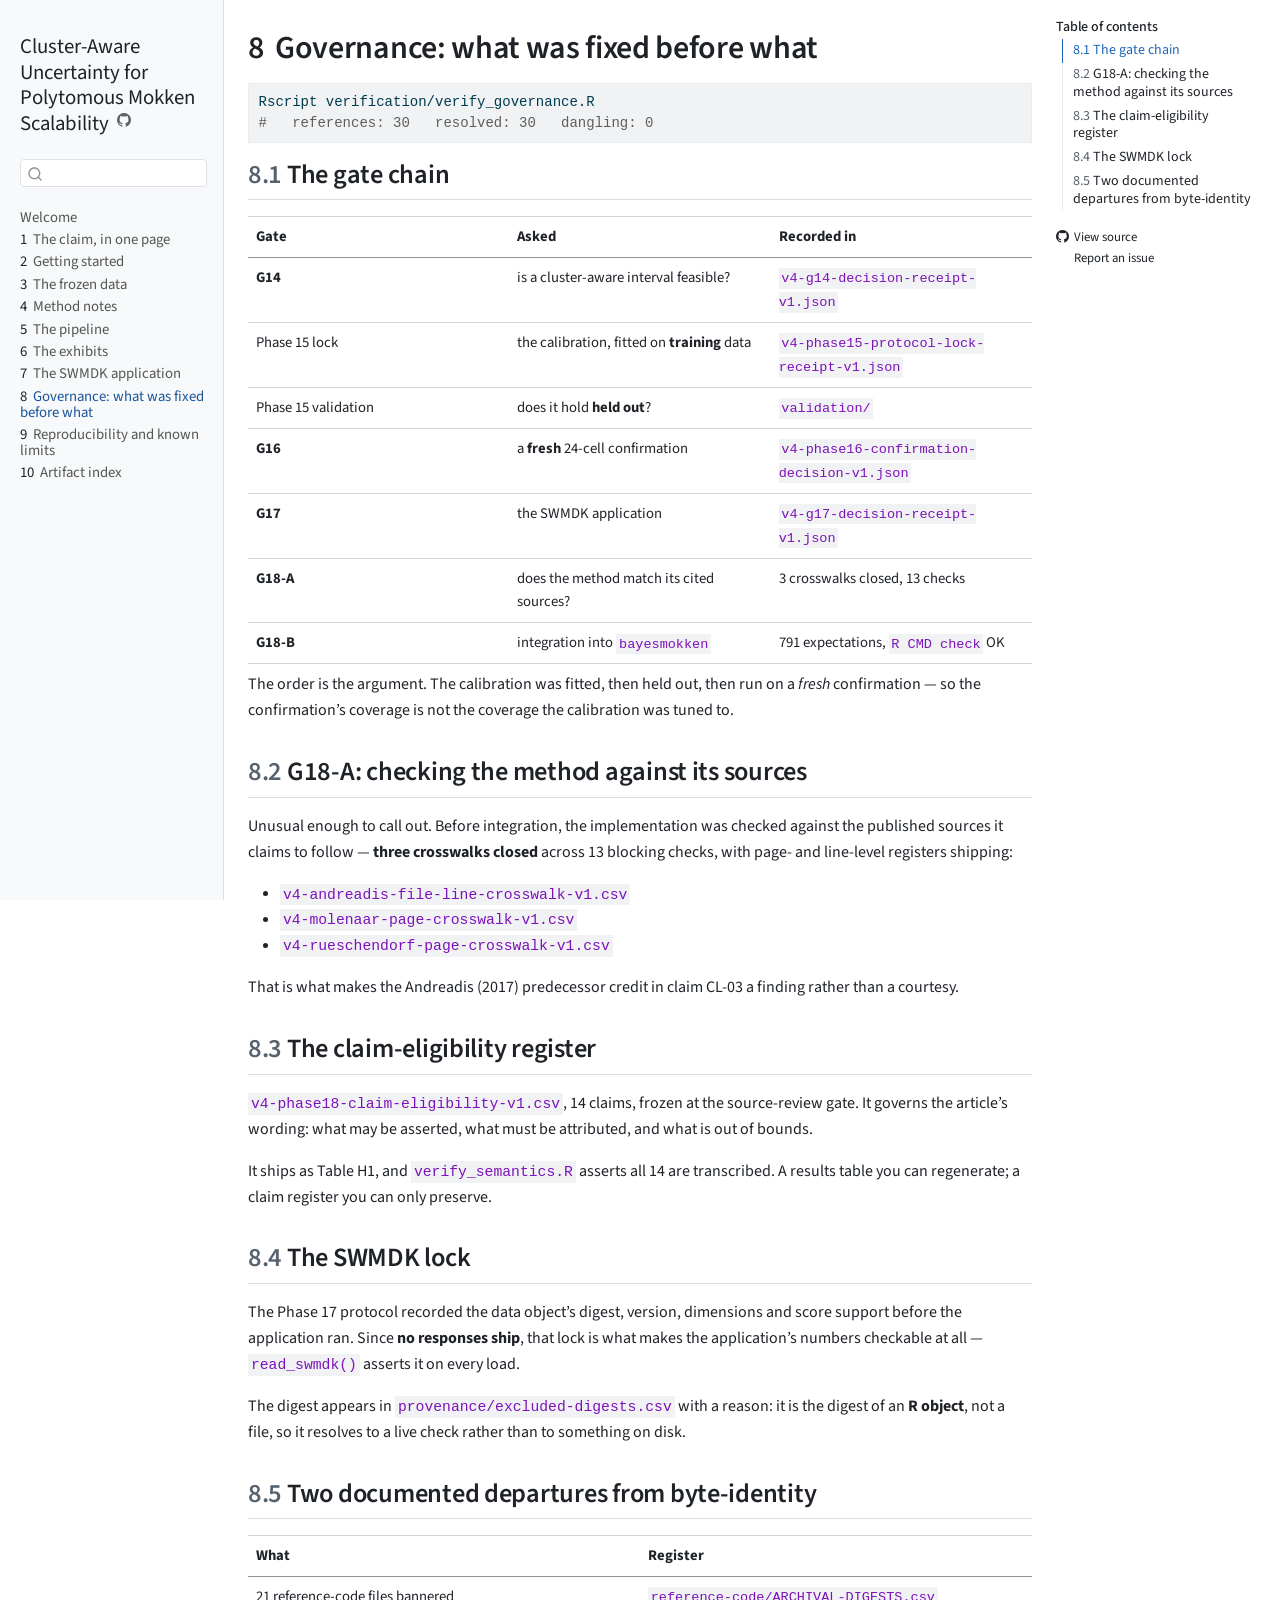
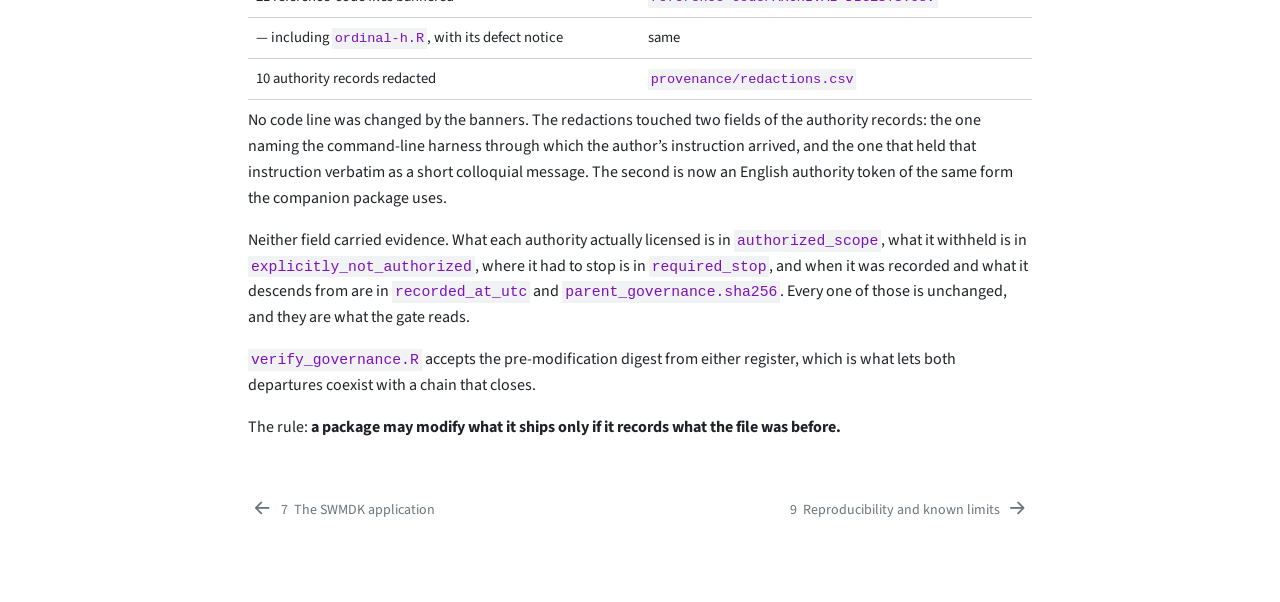
<file: 08-governance.html>
<!DOCTYPE html>
<html xmlns="http://www.w3.org/1999/xhtml" lang="en" xml:lang="en"><head>

<meta charset="utf-8">
<meta name="generator" content="quarto-1.9.37">

<meta name="viewport" content="width=device-width, initial-scale=1.0, user-scalable=yes">


<title>8&nbsp; Governance: what was fixed before what – Cluster-Aware Uncertainty for Polytomous Mokken Scalability</title>
<style>
/* Default styles provided by pandoc.
** See https://pandoc.org/MANUAL.html#variables-for-html for config info.
*/
code{white-space: pre-wrap;}
span.smallcaps{font-variant: small-caps;}
div.columns{display: flex; gap: min(4vw, 1.5em);}
div.column{flex: auto; overflow-x: auto;}
div.hanging-indent{margin-left: 1.5em; text-indent: -1.5em;}
ul.task-list{list-style: none;}
ul.task-list li input[type="checkbox"] {
  width: 0.8em;
  margin: 0 0.8em 0.2em -1em; /* quarto-specific, see https://github.com/quarto-dev/quarto-cli/issues/4556 */ 
  vertical-align: middle;
}
/* CSS for syntax highlighting */
html { -webkit-text-size-adjust: 100%; }
pre > code.sourceCode { white-space: pre; position: relative; }
pre > code.sourceCode > span { display: inline-block; line-height: 1.25; }
pre > code.sourceCode > span:empty { height: 1.2em; }
.sourceCode { overflow: visible; }
code.sourceCode > span { color: inherit; text-decoration: inherit; }
div.sourceCode { margin: 1em 0; }
pre.sourceCode { margin: 0; }
@media screen {
div.sourceCode { overflow: auto; }
}
@media print {
pre > code.sourceCode { white-space: pre-wrap; }
pre > code.sourceCode > span { text-indent: -5em; padding-left: 5em; }
}
pre.numberSource code
  { counter-reset: source-line 0; }
pre.numberSource code > span
  { position: relative; left: -4em; counter-increment: source-line; }
pre.numberSource code > span > a:first-child::before
  { content: counter(source-line);
    position: relative; left: -1em; text-align: right; vertical-align: baseline;
    border: none; display: inline-block;
    -webkit-touch-callout: none; -webkit-user-select: none;
    -khtml-user-select: none; -moz-user-select: none;
    -ms-user-select: none; user-select: none;
    padding: 0 4px; width: 4em;
  }
pre.numberSource { margin-left: 3em;  padding-left: 4px; }
div.sourceCode
  {   }
@media screen {
pre > code.sourceCode > span > a:first-child::before { text-decoration: underline; }
}
</style>


<script src="site_libs/quarto-nav/quarto-nav.js"></script>
<script src="site_libs/quarto-nav/headroom.min.js"></script>
<script src="site_libs/clipboard/clipboard.min.js"></script>
<script src="site_libs/quarto-search/autocomplete.umd.js"></script>
<script src="site_libs/quarto-search/fuse.min.js"></script>
<script src="site_libs/quarto-search/quarto-search.js"></script>
<meta name="quarto:offset" content="./">
<link href="./09-reproducibility.html" rel="next">
<link href="./07-empirical.html" rel="prev">
<script src="site_libs/quarto-html/quarto.js" type="module"></script>
<script src="site_libs/quarto-html/tabsets/tabsets.js" type="module"></script>
<script src="site_libs/quarto-html/popper.min.js"></script>
<script src="site_libs/quarto-html/tippy.umd.min.js"></script>
<script src="site_libs/quarto-html/anchor.min.js"></script>
<link href="site_libs/quarto-html/tippy.css" rel="stylesheet">
<link href="site_libs/quarto-html/quarto-syntax-highlighting-7f8f88aac4f3542376d5c11b86a4c14d.css" rel="stylesheet" id="quarto-text-highlighting-styles">
<script src="site_libs/bootstrap/bootstrap.min.js"></script>
<link href="site_libs/bootstrap/bootstrap-icons.css" rel="stylesheet">
<link href="site_libs/bootstrap/bootstrap-71f848a2aeb245bba3d660789bb1be18.min.css" rel="stylesheet" append-hash="true" id="quarto-bootstrap" data-mode="light">
<script id="quarto-search-options" type="application/json">{
  "location": "sidebar",
  "copy-button": false,
  "collapse-after": 3,
  "panel-placement": "start",
  "type": "textbox",
  "limit": 50,
  "keyboard-shortcut": [
    "f",
    "/",
    "s"
  ],
  "show-item-context": false,
  "language": {
    "search-no-results-text": "No results",
    "search-matching-documents-text": "matching documents",
    "search-copy-link-title": "Copy link to search",
    "search-hide-matches-text": "Hide additional matches",
    "search-more-match-text": "more match in this document",
    "search-more-matches-text": "more matches in this document",
    "search-clear-button-title": "Clear",
    "search-text-placeholder": "",
    "search-detached-cancel-button-title": "Cancel",
    "search-submit-button-title": "Submit",
    "search-label": "Search"
  }
}</script>
<style>html{ scroll-behavior: smooth; }</style>


</head>

<body class="nav-sidebar docked quarto-light">

<div id="quarto-search-results"></div>
  <header id="quarto-header" class="headroom fixed-top">
  <nav class="quarto-secondary-nav">
    <div class="container-fluid d-flex">
      <button type="button" class="quarto-btn-toggle btn" data-bs-toggle="collapse" role="button" data-bs-target=".quarto-sidebar-collapse-item" aria-controls="quarto-sidebar" aria-expanded="false" aria-label="Toggle sidebar navigation" onclick="if (window.quartoToggleHeadroom) { window.quartoToggleHeadroom(); }">
        <i class="bi bi-layout-text-sidebar-reverse"></i>
      </button>
        <nav class="quarto-page-breadcrumbs" aria-label="breadcrumb"><ol class="breadcrumb"><li class="breadcrumb-item"><a href="./08-governance.html"><span class="chapter-number">8</span>&nbsp; <span class="chapter-title">Governance: what was fixed before what</span></a></li></ol></nav>
        <a class="flex-grow-1" role="navigation" data-bs-toggle="collapse" data-bs-target=".quarto-sidebar-collapse-item" aria-controls="quarto-sidebar" aria-expanded="false" aria-label="Toggle sidebar navigation" onclick="if (window.quartoToggleHeadroom) { window.quartoToggleHeadroom(); }">      
        </a>
      <button type="button" class="btn quarto-search-button" aria-label="Search" onclick="window.quartoOpenSearch();">
        <i class="bi bi-search"></i>
      </button>
    </div>
  </nav>
</header>
<!-- content -->
<div id="quarto-content" class="quarto-container page-columns page-rows-contents page-layout-article">
<!-- sidebar -->
  <nav id="quarto-sidebar" class="sidebar collapse collapse-horizontal quarto-sidebar-collapse-item sidebar-navigation docked overflow-auto">
    <div class="pt-lg-2 mt-2 text-left sidebar-header">
    <div class="sidebar-title mb-0 py-0">
      <a href="./">Cluster-Aware Uncertainty for Polytomous Mokken Scalability</a> 
        <div class="sidebar-tools-main">
    <a href="https://github.com/joonho112/bayesmokken-clustered-polytomous-replication/tree/main/docs/" title="Source Code" class="quarto-navigation-tool px-1" aria-label="Source Code"><i class="bi bi-github"></i></a>
</div>
    </div>
      </div>
        <div class="mt-2 flex-shrink-0 align-items-center">
        <div class="sidebar-search">
        <div id="quarto-search" class="" title="Search"></div>
        </div>
        </div>
    <div class="sidebar-menu-container"> 
    <ul class="list-unstyled mt-1">
        <li class="sidebar-item">
  <div class="sidebar-item-container"> 
  <a href="./index.html" class="sidebar-item-text sidebar-link">
 <span class="menu-text">Welcome</span></a>
  </div>
</li>
        <li class="sidebar-item">
  <div class="sidebar-item-container"> 
  <a href="./01-overview.html" class="sidebar-item-text sidebar-link">
 <span class="menu-text"><span class="chapter-number">1</span>&nbsp; <span class="chapter-title">The claim, in one page</span></span></a>
  </div>
</li>
        <li class="sidebar-item">
  <div class="sidebar-item-container"> 
  <a href="./02-getting-started.html" class="sidebar-item-text sidebar-link">
 <span class="menu-text"><span class="chapter-number">2</span>&nbsp; <span class="chapter-title">Getting started</span></span></a>
  </div>
</li>
        <li class="sidebar-item">
  <div class="sidebar-item-container"> 
  <a href="./03-data.html" class="sidebar-item-text sidebar-link">
 <span class="menu-text"><span class="chapter-number">3</span>&nbsp; <span class="chapter-title">The frozen data</span></span></a>
  </div>
</li>
        <li class="sidebar-item">
  <div class="sidebar-item-container"> 
  <a href="./04-method-notes.html" class="sidebar-item-text sidebar-link">
 <span class="menu-text"><span class="chapter-number">4</span>&nbsp; <span class="chapter-title">Method notes</span></span></a>
  </div>
</li>
        <li class="sidebar-item">
  <div class="sidebar-item-container"> 
  <a href="./05-pipeline.html" class="sidebar-item-text sidebar-link">
 <span class="menu-text"><span class="chapter-number">5</span>&nbsp; <span class="chapter-title">The pipeline</span></span></a>
  </div>
</li>
        <li class="sidebar-item">
  <div class="sidebar-item-container"> 
  <a href="./06-exhibits.html" class="sidebar-item-text sidebar-link">
 <span class="menu-text"><span class="chapter-number">6</span>&nbsp; <span class="chapter-title">The exhibits</span></span></a>
  </div>
</li>
        <li class="sidebar-item">
  <div class="sidebar-item-container"> 
  <a href="./07-empirical.html" class="sidebar-item-text sidebar-link">
 <span class="menu-text"><span class="chapter-number">7</span>&nbsp; <span class="chapter-title">The SWMDK application</span></span></a>
  </div>
</li>
        <li class="sidebar-item">
  <div class="sidebar-item-container"> 
  <a href="./08-governance.html" class="sidebar-item-text sidebar-link active">
 <span class="menu-text"><span class="chapter-number">8</span>&nbsp; <span class="chapter-title">Governance: what was fixed before what</span></span></a>
  </div>
</li>
        <li class="sidebar-item">
  <div class="sidebar-item-container"> 
  <a href="./09-reproducibility.html" class="sidebar-item-text sidebar-link">
 <span class="menu-text"><span class="chapter-number">9</span>&nbsp; <span class="chapter-title">Reproducibility and known limits</span></span></a>
  </div>
</li>
        <li class="sidebar-item">
  <div class="sidebar-item-container"> 
  <a href="./10-artifact-index.html" class="sidebar-item-text sidebar-link">
 <span class="menu-text"><span class="chapter-number">10</span>&nbsp; <span class="chapter-title">Artifact index</span></span></a>
  </div>
</li>
    </ul>
    </div>
</nav>
<div id="quarto-sidebar-glass" class="quarto-sidebar-collapse-item" data-bs-toggle="collapse" data-bs-target=".quarto-sidebar-collapse-item"></div>
<!-- margin-sidebar -->
    <div id="quarto-margin-sidebar" class="sidebar margin-sidebar">
        <nav id="TOC" role="doc-toc" class="toc-active">
    <h2 id="toc-title">Table of contents</h2>
   
  <ul>
  <li><a href="#the-gate-chain" id="toc-the-gate-chain" class="nav-link active" data-scroll-target="#the-gate-chain"><span class="header-section-number">8.1</span> The gate chain</a></li>
  <li><a href="#g18-a-checking-the-method-against-its-sources" id="toc-g18-a-checking-the-method-against-its-sources" class="nav-link" data-scroll-target="#g18-a-checking-the-method-against-its-sources"><span class="header-section-number">8.2</span> G18-A: checking the method against its sources</a></li>
  <li><a href="#the-claim-eligibility-register" id="toc-the-claim-eligibility-register" class="nav-link" data-scroll-target="#the-claim-eligibility-register"><span class="header-section-number">8.3</span> The claim-eligibility register</a></li>
  <li><a href="#the-swmdk-lock" id="toc-the-swmdk-lock" class="nav-link" data-scroll-target="#the-swmdk-lock"><span class="header-section-number">8.4</span> The SWMDK lock</a></li>
  <li><a href="#two-documented-departures-from-byte-identity" id="toc-two-documented-departures-from-byte-identity" class="nav-link" data-scroll-target="#two-documented-departures-from-byte-identity"><span class="header-section-number">8.5</span> Two documented departures from byte-identity</a></li>
  </ul>
<div class="toc-actions"><ul><li><a href="https://github.com/joonho112/bayesmokken-clustered-polytomous-replication/blob/main/docs/08-governance.qmd" class="toc-action"><i class="bi bi-github"></i>View source</a></li><li><a href="https://github.com/joonho112/bayesmokken-clustered-polytomous-replication/issues/new" class="toc-action"><i class="bi empty"></i>Report an issue</a></li></ul></div></nav>
    </div>
<!-- main -->
<main class="content" id="quarto-document-content">

<header id="title-block-header" class="quarto-title-block default">
<div class="quarto-title">
<h1 class="title"><span class="chapter-number">8</span>&nbsp; <span class="chapter-title">Governance: what was fixed before what</span></h1>
</div>



<div class="quarto-title-meta">

    
  
    
  </div>
  


</header>


<div class="code-copy-outer-scaffold"><div class="sourceCode" id="cb1"><pre class="sourceCode bash code-with-copy"><code class="sourceCode bash"><span id="cb1-1"><a href="#cb1-1" aria-hidden="true" tabindex="-1"></a><span class="ex">Rscript</span> verification/verify_governance.R</span>
<span id="cb1-2"><a href="#cb1-2" aria-hidden="true" tabindex="-1"></a><span class="co">#   references: 30   resolved: 30   dangling: 0</span></span></code></pre></div><button title="Copy to Clipboard" class="code-copy-button"><i class="bi"></i></button></div>
<section id="the-gate-chain" class="level2" data-number="8.1">
<h2 data-number="8.1" class="anchored" data-anchor-id="the-gate-chain"><span class="header-section-number">8.1</span> The gate chain</h2>
<table class="table">
<colgroup>
<col style="width: 33%">
<col style="width: 33%">
<col style="width: 33%">
</colgroup>
<thead>
<tr class="header">
<th>Gate</th>
<th>Asked</th>
<th>Recorded in</th>
</tr>
</thead>
<tbody>
<tr class="odd">
<td><strong>G14</strong></td>
<td>is a cluster-aware interval feasible?</td>
<td><code>v4-g14-decision-receipt-v1.json</code></td>
</tr>
<tr class="even">
<td>Phase 15 lock</td>
<td>the calibration, fitted on <strong>training</strong> data</td>
<td><code>v4-phase15-protocol-lock-receipt-v1.json</code></td>
</tr>
<tr class="odd">
<td>Phase 15 validation</td>
<td>does it hold <strong>held out</strong>?</td>
<td><code>validation/</code></td>
</tr>
<tr class="even">
<td><strong>G16</strong></td>
<td>a <strong>fresh</strong> 24-cell confirmation</td>
<td><code>v4-phase16-confirmation-decision-v1.json</code></td>
</tr>
<tr class="odd">
<td><strong>G17</strong></td>
<td>the SWMDK application</td>
<td><code>v4-g17-decision-receipt-v1.json</code></td>
</tr>
<tr class="even">
<td><strong>G18-A</strong></td>
<td>does the method match its cited sources?</td>
<td>3 crosswalks closed, 13 checks</td>
</tr>
<tr class="odd">
<td><strong>G18-B</strong></td>
<td>integration into <code>bayesmokken</code></td>
<td>791 expectations, <code>R CMD check</code> OK</td>
</tr>
</tbody>
</table>
<p>The order is the argument. The calibration was fitted, then held out, then run on a <em>fresh</em> confirmation — so the confirmation’s coverage is not the coverage the calibration was tuned to.</p>
</section>
<section id="g18-a-checking-the-method-against-its-sources" class="level2" data-number="8.2">
<h2 data-number="8.2" class="anchored" data-anchor-id="g18-a-checking-the-method-against-its-sources"><span class="header-section-number">8.2</span> G18-A: checking the method against its sources</h2>
<p>Unusual enough to call out. Before integration, the implementation was checked against the published sources it claims to follow — <strong>three crosswalks closed</strong> across 13 blocking checks, with page- and line-level registers shipping:</p>
<ul>
<li><code>v4-andreadis-file-line-crosswalk-v1.csv</code></li>
<li><code>v4-molenaar-page-crosswalk-v1.csv</code></li>
<li><code>v4-rueschendorf-page-crosswalk-v1.csv</code></li>
</ul>
<p>That is what makes the Andreadis (2017) predecessor credit in claim CL-03 a finding rather than a courtesy.</p>
</section>
<section id="the-claim-eligibility-register" class="level2" data-number="8.3">
<h2 data-number="8.3" class="anchored" data-anchor-id="the-claim-eligibility-register"><span class="header-section-number">8.3</span> The claim-eligibility register</h2>
<p><code>v4-phase18-claim-eligibility-v1.csv</code>, 14 claims, frozen at the source-review gate. It governs the article’s wording: what may be asserted, what must be attributed, and what is out of bounds.</p>
<p>It ships as Table H1, and <code>verify_semantics.R</code> asserts all 14 are transcribed. A results table you can regenerate; a claim register you can only preserve.</p>
</section>
<section id="the-swmdk-lock" class="level2" data-number="8.4">
<h2 data-number="8.4" class="anchored" data-anchor-id="the-swmdk-lock"><span class="header-section-number">8.4</span> The SWMDK lock</h2>
<p>The Phase 17 protocol recorded the data object’s digest, version, dimensions and score support before the application ran. Since <strong>no responses ship</strong>, that lock is what makes the application’s numbers checkable at all — <code>read_swmdk()</code> asserts it on every load.</p>
<p>The digest appears in <code>provenance/excluded-digests.csv</code> with a reason: it is the digest of an <strong>R object</strong>, not a file, so it resolves to a live check rather than to something on disk.</p>
</section>
<section id="two-documented-departures-from-byte-identity" class="level2" data-number="8.5">
<h2 data-number="8.5" class="anchored" data-anchor-id="two-documented-departures-from-byte-identity"><span class="header-section-number">8.5</span> Two documented departures from byte-identity</h2>
<table class="table">
<colgroup>
<col style="width: 50%">
<col style="width: 50%">
</colgroup>
<thead>
<tr class="header">
<th>What</th>
<th>Register</th>
</tr>
</thead>
<tbody>
<tr class="odd">
<td>21 reference-code files bannered</td>
<td><code>reference-code/ARCHIVAL-DIGESTS.csv</code></td>
</tr>
<tr class="even">
<td>— including <code>ordinal-h.R</code>, with its defect notice</td>
<td>same</td>
</tr>
<tr class="odd">
<td>10 authority records redacted</td>
<td><code>provenance/redactions.csv</code></td>
</tr>
</tbody>
</table>
<p>No code line was changed by the banners. The redactions touched two fields of the authority records: the one naming the command-line harness through which the author’s instruction arrived, and the one that held that instruction verbatim as a short colloquial message. The second is now an English authority token of the same form the companion package uses.</p>
<p>Neither field carried evidence. What each authority actually licensed is in <code>authorized_scope</code>, what it withheld is in <code>explicitly_not_authorized</code>, where it had to stop is in <code>required_stop</code>, and when it was recorded and what it descends from are in <code>recorded_at_utc</code> and <code>parent_governance.sha256</code>. Every one of those is unchanged, and they are what the gate reads.</p>
<p><code>verify_governance.R</code> accepts the pre-modification digest from either register, which is what lets both departures coexist with a chain that closes.</p>
<p>The rule: <strong>a package may modify what it ships only if it records what the file was before.</strong></p>


</section>

</main> <!-- /main -->
<script id="quarto-html-after-body" type="application/javascript">
  window.document.addEventListener("DOMContentLoaded", function (event) {
    const icon = "";
    const anchorJS = new window.AnchorJS();
    anchorJS.options = {
      placement: 'right',
      icon: icon
    };
    anchorJS.add('.anchored');
    const isCodeAnnotation = (el) => {
      for (const clz of el.classList) {
        if (clz.startsWith('code-annotation-')) {                     
          return true;
        }
      }
      return false;
    }
    const onCopySuccess = function(e) {
      // button target
      const button = e.trigger;
      // don't keep focus
      button.blur();
      // flash "checked"
      button.classList.add('code-copy-button-checked');
      var currentTitle = button.getAttribute("title");
      button.setAttribute("title", "Copied!");
      let tooltip;
      if (window.bootstrap) {
        button.setAttribute("data-bs-toggle", "tooltip");
        button.setAttribute("data-bs-placement", "left");
        button.setAttribute("data-bs-title", "Copied!");
        tooltip = new bootstrap.Tooltip(button, 
          { trigger: "manual", 
            customClass: "code-copy-button-tooltip",
            offset: [0, -8]});
        tooltip.show();    
      }
      setTimeout(function() {
        if (tooltip) {
          tooltip.hide();
          button.removeAttribute("data-bs-title");
          button.removeAttribute("data-bs-toggle");
          button.removeAttribute("data-bs-placement");
        }
        button.setAttribute("title", currentTitle);
        button.classList.remove('code-copy-button-checked');
      }, 1000);
      // clear code selection
      e.clearSelection();
    }
    const getTextToCopy = function(trigger) {
      const outerScaffold = trigger.parentElement.cloneNode(true);
      const codeEl = outerScaffold.querySelector('code');
      for (const childEl of codeEl.children) {
        if (isCodeAnnotation(childEl)) {
          childEl.remove();
        }
      }
      return codeEl.innerText;
    }
    const clipboard = new window.ClipboardJS('.code-copy-button:not([data-in-quarto-modal])', {
      text: getTextToCopy
    });
    clipboard.on('success', onCopySuccess);
    if (window.document.getElementById('quarto-embedded-source-code-modal')) {
      const clipboardModal = new window.ClipboardJS('.code-copy-button[data-in-quarto-modal]', {
        text: getTextToCopy,
        container: window.document.getElementById('quarto-embedded-source-code-modal')
      });
      clipboardModal.on('success', onCopySuccess);
    }
      var localhostRegex = new RegExp(/^(?:http|https):\/\/localhost\:?[0-9]*\//);
      var mailtoRegex = new RegExp(/^mailto:/);
        var filterRegex = new RegExp('/' + window.location.host + '/');
      var isInternal = (href) => {
          return filterRegex.test(href) || localhostRegex.test(href) || mailtoRegex.test(href);
      }
      // Inspect non-navigation links and adorn them if external
     var links = window.document.querySelectorAll('a[href]:not(.nav-link):not(.navbar-brand):not(.toc-action):not(.sidebar-link):not(.sidebar-item-toggle):not(.pagination-link):not(.no-external):not([aria-hidden]):not(.dropdown-item):not(.quarto-navigation-tool):not(.about-link)');
      for (var i=0; i<links.length; i++) {
        const link = links[i];
        if (!isInternal(link.href)) {
          // undo the damage that might have been done by quarto-nav.js in the case of
          // links that we want to consider external
          if (link.dataset.originalHref !== undefined) {
            link.href = link.dataset.originalHref;
          }
            // target, if specified
            link.setAttribute("target", "_blank");
            if (link.getAttribute("rel") === null) {
              link.setAttribute("rel", "noopener");
            }
        }
      }
    function tippyHover(el, contentFn, onTriggerFn, onUntriggerFn) {
      const config = {
        allowHTML: true,
        maxWidth: 500,
        delay: 100,
        arrow: false,
        appendTo: function(el) {
            return el.parentElement;
        },
        interactive: true,
        interactiveBorder: 10,
        theme: 'quarto',
        placement: 'bottom-start',
      };
      if (contentFn) {
        config.content = contentFn;
      }
      if (onTriggerFn) {
        config.onTrigger = onTriggerFn;
      }
      if (onUntriggerFn) {
        config.onUntrigger = onUntriggerFn;
      }
      window.tippy(el, config); 
    }
    const noterefs = window.document.querySelectorAll('a[role="doc-noteref"]');
    for (var i=0; i<noterefs.length; i++) {
      const ref = noterefs[i];
      tippyHover(ref, function() {
        // use id or data attribute instead here
        let href = ref.getAttribute('data-footnote-href') || ref.getAttribute('href');
        try { href = new URL(href).hash; } catch {}
        const id = href.replace(/^#\/?/, "");
        const note = window.document.getElementById(id);
        if (note) {
          return note.innerHTML;
        } else {
          return "";
        }
      });
    }
    const xrefs = window.document.querySelectorAll('a.quarto-xref');
    const processXRef = (id, note) => {
      // Strip column container classes
      const stripColumnClz = (el) => {
        el.classList.remove("page-full", "page-columns");
        if (el.children) {
          for (const child of el.children) {
            stripColumnClz(child);
          }
        }
      }
      stripColumnClz(note)
      if (id === null || id.startsWith('sec-')) {
        // Special case sections, only their first couple elements
        const container = document.createElement("div");
        if (note.children && note.children.length > 2) {
          container.appendChild(note.children[0].cloneNode(true));
          for (let i = 1; i < note.children.length; i++) {
            const child = note.children[i];
            if (child.tagName === "P" && child.innerText === "") {
              continue;
            } else {
              container.appendChild(child.cloneNode(true));
              break;
            }
          }
          if (window.Quarto?.typesetMath) {
            window.Quarto.typesetMath(container);
          }
          return container.innerHTML
        } else {
          if (window.Quarto?.typesetMath) {
            window.Quarto.typesetMath(note);
          }
          return note.innerHTML;
        }
      } else {
        // Remove any anchor links if they are present
        const anchorLink = note.querySelector('a.anchorjs-link');
        if (anchorLink) {
          anchorLink.remove();
        }
        if (window.Quarto?.typesetMath) {
          window.Quarto.typesetMath(note);
        }
        if (note.classList.contains("callout")) {
          return note.outerHTML;
        } else {
          return note.innerHTML;
        }
      }
    }
    for (var i=0; i<xrefs.length; i++) {
      const xref = xrefs[i];
      tippyHover(xref, undefined, function(instance) {
        instance.disable();
        let url = xref.getAttribute('href');
        let hash = undefined; 
        if (url.startsWith('#')) {
          hash = url;
        } else {
          try { hash = new URL(url).hash; } catch {}
        }
        if (hash) {
          const id = hash.replace(/^#\/?/, "");
          const note = window.document.getElementById(id);
          if (note !== null) {
            try {
              const html = processXRef(id, note.cloneNode(true));
              instance.setContent(html);
            } finally {
              instance.enable();
              instance.show();
            }
          } else {
            // See if we can fetch this
            fetch(url.split('#')[0])
            .then(res => res.text())
            .then(html => {
              const parser = new DOMParser();
              const htmlDoc = parser.parseFromString(html, "text/html");
              const note = htmlDoc.getElementById(id);
              if (note !== null) {
                const html = processXRef(id, note);
                instance.setContent(html);
              } 
            }).finally(() => {
              instance.enable();
              instance.show();
            });
          }
        } else {
          // See if we can fetch a full url (with no hash to target)
          // This is a special case and we should probably do some content thinning / targeting
          fetch(url)
          .then(res => res.text())
          .then(html => {
            const parser = new DOMParser();
            const htmlDoc = parser.parseFromString(html, "text/html");
            const note = htmlDoc.querySelector('main.content');
            if (note !== null) {
              // This should only happen for chapter cross references
              // (since there is no id in the URL)
              // remove the first header
              if (note.children.length > 0 && note.children[0].tagName === "HEADER") {
                note.children[0].remove();
              }
              const html = processXRef(null, note);
              instance.setContent(html);
            } 
          }).finally(() => {
            instance.enable();
            instance.show();
          });
        }
      }, function(instance) {
      });
    }
        let selectedAnnoteEl;
        const selectorForAnnotation = ( cell, annotation) => {
          let cellAttr = 'data-code-cell="' + cell + '"';
          let lineAttr = 'data-code-annotation="' +  annotation + '"';
          const selector = 'span[' + cellAttr + '][' + lineAttr + ']';
          return selector;
        }
        const selectCodeLines = (annoteEl) => {
          const doc = window.document;
          const targetCell = annoteEl.getAttribute("data-target-cell");
          const targetAnnotation = annoteEl.getAttribute("data-target-annotation");
          const annoteSpan = window.document.querySelector(selectorForAnnotation(targetCell, targetAnnotation));
          const lines = annoteSpan.getAttribute("data-code-lines").split(",");
          const lineIds = lines.map((line) => {
            return targetCell + "-" + line;
          })
          let top = null;
          let height = null;
          let parent = null;
          if (lineIds.length > 0) {
              //compute the position of the single el (top and bottom and make a div)
              const el = window.document.getElementById(lineIds[0]);
              top = el.offsetTop;
              height = el.offsetHeight;
              parent = el.parentElement.parentElement;
            if (lineIds.length > 1) {
              const lastEl = window.document.getElementById(lineIds[lineIds.length - 1]);
              const bottom = lastEl.offsetTop + lastEl.offsetHeight;
              height = bottom - top;
            }
            if (top !== null && height !== null && parent !== null) {
              // cook up a div (if necessary) and position it 
              let div = window.document.getElementById("code-annotation-line-highlight");
              if (div === null) {
                div = window.document.createElement("div");
                div.setAttribute("id", "code-annotation-line-highlight");
                div.style.position = 'absolute';
                parent.appendChild(div);
              }
              div.style.top = top - 2 + "px";
              div.style.height = height + 4 + "px";
              div.style.left = 0;
              let gutterDiv = window.document.getElementById("code-annotation-line-highlight-gutter");
              if (gutterDiv === null) {
                gutterDiv = window.document.createElement("div");
                gutterDiv.setAttribute("id", "code-annotation-line-highlight-gutter");
                gutterDiv.style.position = 'absolute';
                const codeCell = window.document.getElementById(targetCell);
                const gutter = codeCell.querySelector('.code-annotation-gutter');
                gutter.appendChild(gutterDiv);
              }
              gutterDiv.style.top = top - 2 + "px";
              gutterDiv.style.height = height + 4 + "px";
            }
            selectedAnnoteEl = annoteEl;
          }
        };
        const unselectCodeLines = () => {
          const elementsIds = ["code-annotation-line-highlight", "code-annotation-line-highlight-gutter"];
          elementsIds.forEach((elId) => {
            const div = window.document.getElementById(elId);
            if (div) {
              div.remove();
            }
          });
          selectedAnnoteEl = undefined;
        };
          // Handle positioning of the toggle
      window.addEventListener(
        "resize",
        throttle(() => {
          elRect = undefined;
          if (selectedAnnoteEl) {
            selectCodeLines(selectedAnnoteEl);
          }
        }, 10)
      );
      function throttle(fn, ms) {
      let throttle = false;
      let timer;
        return (...args) => {
          if(!throttle) { // first call gets through
              fn.apply(this, args);
              throttle = true;
          } else { // all the others get throttled
              if(timer) clearTimeout(timer); // cancel #2
              timer = setTimeout(() => {
                fn.apply(this, args);
                timer = throttle = false;
              }, ms);
          }
        };
      }
        // Attach click handler to the DT
        const annoteDls = window.document.querySelectorAll('dt[data-target-cell]');
        for (const annoteDlNode of annoteDls) {
          annoteDlNode.addEventListener('click', (event) => {
            const clickedEl = event.target;
            if (clickedEl !== selectedAnnoteEl) {
              unselectCodeLines();
              const activeEl = window.document.querySelector('dt[data-target-cell].code-annotation-active');
              if (activeEl) {
                activeEl.classList.remove('code-annotation-active');
              }
              selectCodeLines(clickedEl);
              clickedEl.classList.add('code-annotation-active');
            } else {
              // Unselect the line
              unselectCodeLines();
              clickedEl.classList.remove('code-annotation-active');
            }
          });
        }
    const findCites = (el) => {
      const parentEl = el.parentElement;
      if (parentEl) {
        const cites = parentEl.dataset.cites;
        if (cites) {
          return {
            el,
            cites: cites.split(' ')
          };
        } else {
          return findCites(el.parentElement)
        }
      } else {
        return undefined;
      }
    };
    var bibliorefs = window.document.querySelectorAll('a[role="doc-biblioref"]');
    for (var i=0; i<bibliorefs.length; i++) {
      const ref = bibliorefs[i];
      const citeInfo = findCites(ref);
      if (citeInfo) {
        tippyHover(citeInfo.el, function() {
          var popup = window.document.createElement('div');
          citeInfo.cites.forEach(function(cite) {
            var citeDiv = window.document.createElement('div');
            citeDiv.classList.add('hanging-indent');
            citeDiv.classList.add('csl-entry');
            var biblioDiv = window.document.getElementById('ref-' + cite);
            if (biblioDiv) {
              citeDiv.innerHTML = biblioDiv.innerHTML;
            }
            popup.appendChild(citeDiv);
          });
          return popup.innerHTML;
        });
      }
    }
  });
  </script>
<nav class="page-navigation">
  <div class="nav-page nav-page-previous">
      <a href="./07-empirical.html" class="pagination-link" aria-label="The SWMDK application">
        <i class="bi bi-arrow-left-short"></i> <span class="nav-page-text"><span class="chapter-number">7</span>&nbsp; <span class="chapter-title">The SWMDK application</span></span>
      </a>          
  </div>
  <div class="nav-page nav-page-next">
      <a href="./09-reproducibility.html" class="pagination-link" aria-label="Reproducibility and known limits">
        <span class="nav-page-text"><span class="chapter-number">9</span>&nbsp; <span class="chapter-title">Reproducibility and known limits</span></span> <i class="bi bi-arrow-right-short"></i>
      </a>
  </div>
</nav>
</div> <!-- /content -->




<footer class="footer"><div class="nav-footer"><div class="nav-footer-center"><div class="toc-actions d-sm-block d-md-none"><ul><li><a href="https://github.com/joonho112/bayesmokken-clustered-polytomous-replication/blob/main/docs/08-governance.qmd" class="toc-action"><i class="bi bi-github"></i>View source</a></li><li><a href="https://github.com/joonho112/bayesmokken-clustered-polytomous-replication/issues/new" class="toc-action"><i class="bi empty"></i>Report an issue</a></li></ul></div></div></div></footer><script src="site_libs/quarto-html/zenscroll-min.js"></script>
</body></html>
</file>
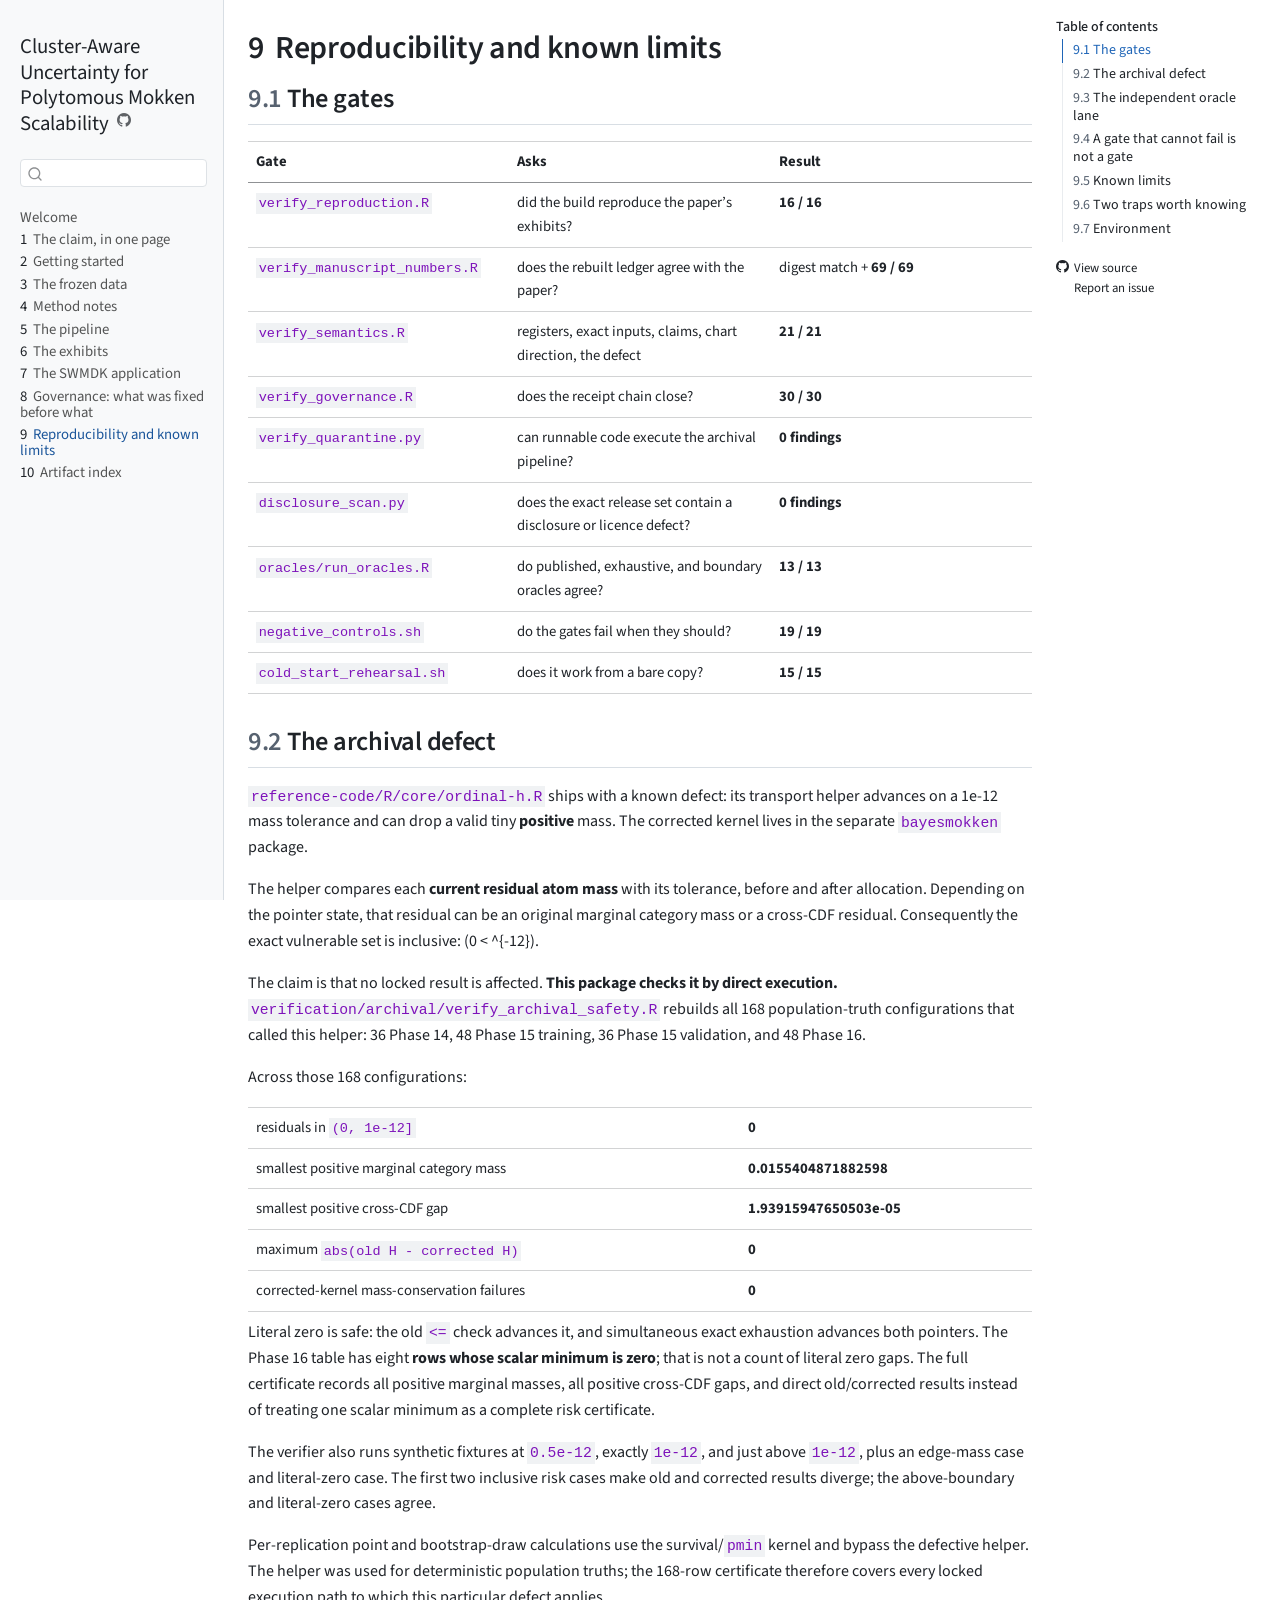
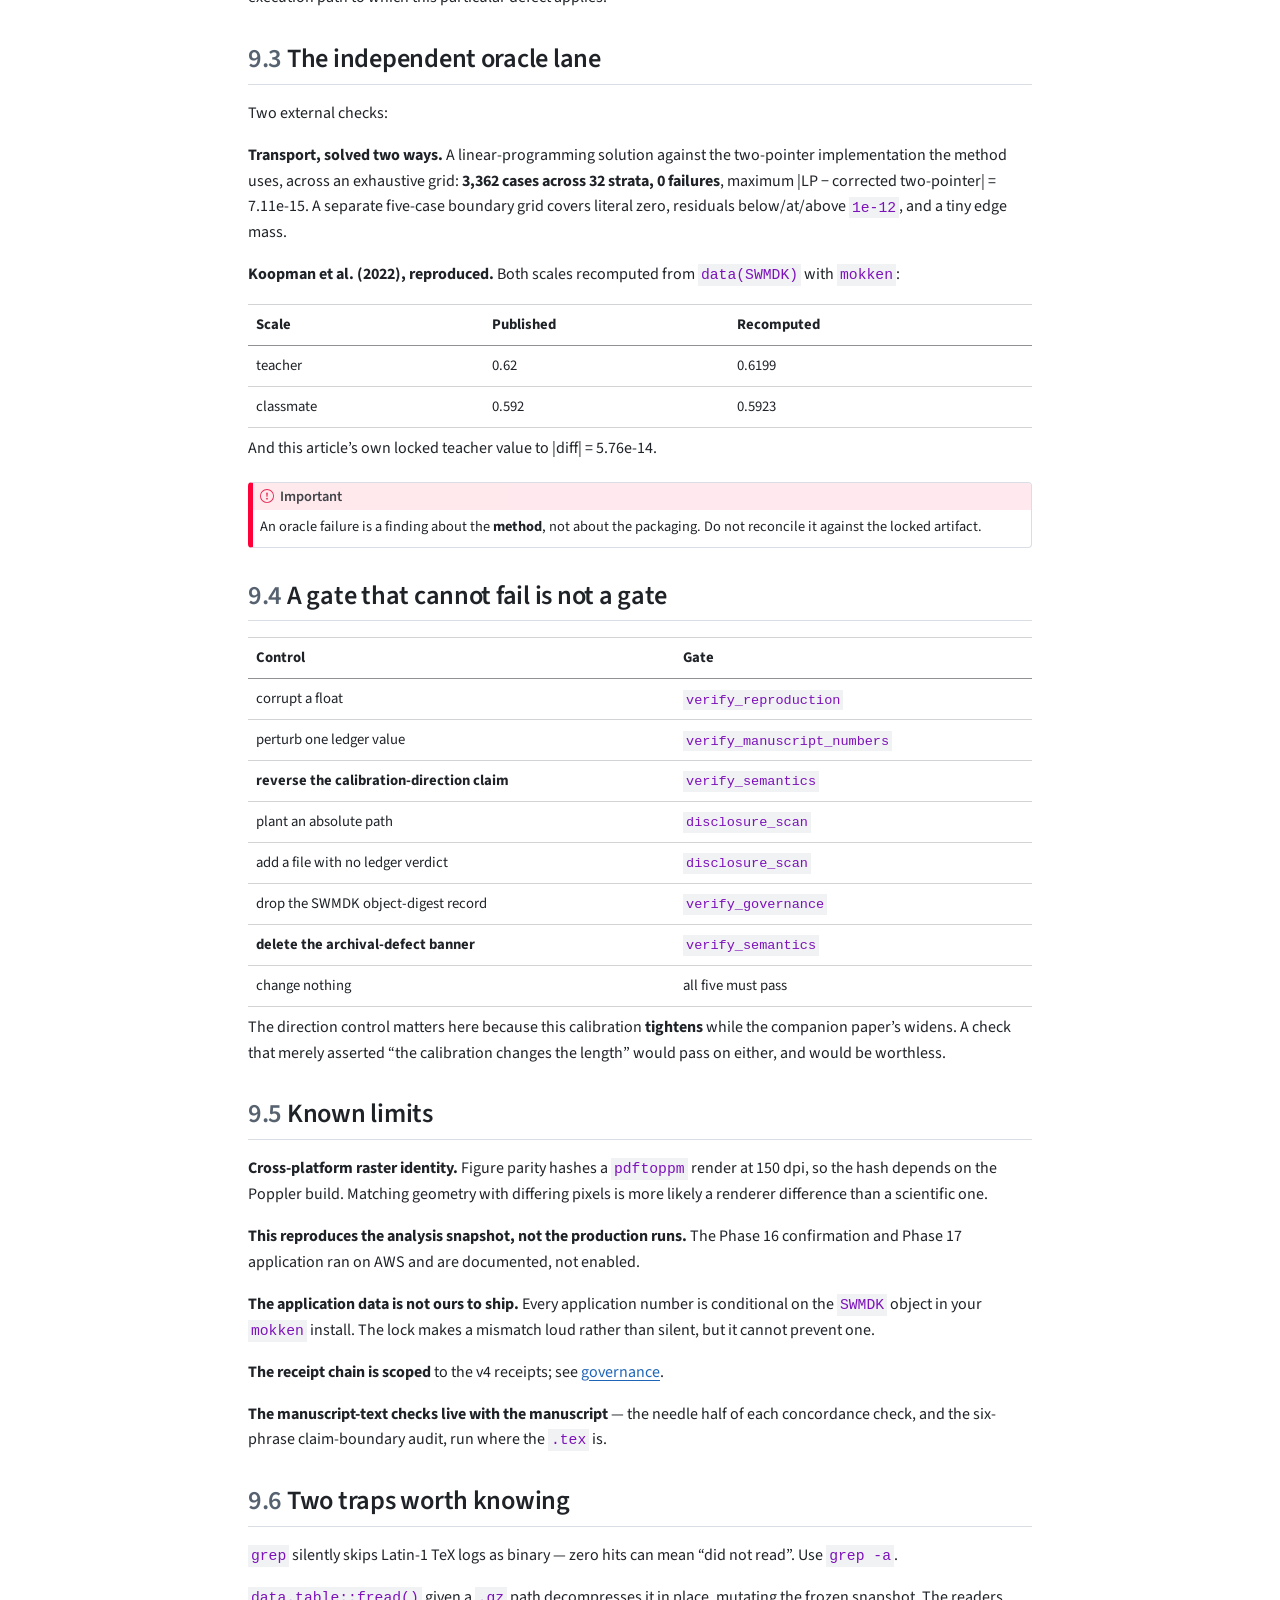
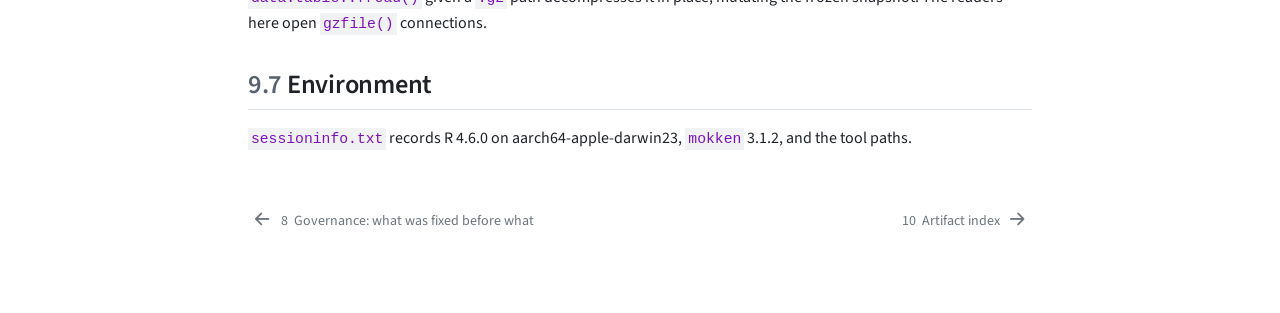
<file: 09-reproducibility.html>
<!DOCTYPE html>
<html xmlns="http://www.w3.org/1999/xhtml" lang="en" xml:lang="en"><head>

<meta charset="utf-8">
<meta name="generator" content="quarto-1.9.37">

<meta name="viewport" content="width=device-width, initial-scale=1.0, user-scalable=yes">


<title>9&nbsp; Reproducibility and known limits – Cluster-Aware Uncertainty for Polytomous Mokken Scalability</title>
<style>
/* Default styles provided by pandoc.
** See https://pandoc.org/MANUAL.html#variables-for-html for config info.
*/
code{white-space: pre-wrap;}
span.smallcaps{font-variant: small-caps;}
div.columns{display: flex; gap: min(4vw, 1.5em);}
div.column{flex: auto; overflow-x: auto;}
div.hanging-indent{margin-left: 1.5em; text-indent: -1.5em;}
ul.task-list{list-style: none;}
ul.task-list li input[type="checkbox"] {
  width: 0.8em;
  margin: 0 0.8em 0.2em -1em; /* quarto-specific, see https://github.com/quarto-dev/quarto-cli/issues/4556 */ 
  vertical-align: middle;
}
</style>


<script src="site_libs/quarto-nav/quarto-nav.js"></script>
<script src="site_libs/quarto-nav/headroom.min.js"></script>
<script src="site_libs/clipboard/clipboard.min.js"></script>
<script src="site_libs/quarto-search/autocomplete.umd.js"></script>
<script src="site_libs/quarto-search/fuse.min.js"></script>
<script src="site_libs/quarto-search/quarto-search.js"></script>
<meta name="quarto:offset" content="./">
<link href="./10-artifact-index.html" rel="next">
<link href="./08-governance.html" rel="prev">
<script src="site_libs/quarto-html/quarto.js" type="module"></script>
<script src="site_libs/quarto-html/tabsets/tabsets.js" type="module"></script>
<script src="site_libs/quarto-html/popper.min.js"></script>
<script src="site_libs/quarto-html/tippy.umd.min.js"></script>
<script src="site_libs/quarto-html/anchor.min.js"></script>
<link href="site_libs/quarto-html/tippy.css" rel="stylesheet">
<link href="site_libs/quarto-html/quarto-syntax-highlighting-7f8f88aac4f3542376d5c11b86a4c14d.css" rel="stylesheet" id="quarto-text-highlighting-styles">
<script src="site_libs/bootstrap/bootstrap.min.js"></script>
<link href="site_libs/bootstrap/bootstrap-icons.css" rel="stylesheet">
<link href="site_libs/bootstrap/bootstrap-71f848a2aeb245bba3d660789bb1be18.min.css" rel="stylesheet" append-hash="true" id="quarto-bootstrap" data-mode="light">
<script id="quarto-search-options" type="application/json">{
  "location": "sidebar",
  "copy-button": false,
  "collapse-after": 3,
  "panel-placement": "start",
  "type": "textbox",
  "limit": 50,
  "keyboard-shortcut": [
    "f",
    "/",
    "s"
  ],
  "show-item-context": false,
  "language": {
    "search-no-results-text": "No results",
    "search-matching-documents-text": "matching documents",
    "search-copy-link-title": "Copy link to search",
    "search-hide-matches-text": "Hide additional matches",
    "search-more-match-text": "more match in this document",
    "search-more-matches-text": "more matches in this document",
    "search-clear-button-title": "Clear",
    "search-text-placeholder": "",
    "search-detached-cancel-button-title": "Cancel",
    "search-submit-button-title": "Submit",
    "search-label": "Search"
  }
}</script>
<style>html{ scroll-behavior: smooth; }</style>


</head>

<body class="nav-sidebar docked quarto-light">

<div id="quarto-search-results"></div>
  <header id="quarto-header" class="headroom fixed-top">
  <nav class="quarto-secondary-nav">
    <div class="container-fluid d-flex">
      <button type="button" class="quarto-btn-toggle btn" data-bs-toggle="collapse" role="button" data-bs-target=".quarto-sidebar-collapse-item" aria-controls="quarto-sidebar" aria-expanded="false" aria-label="Toggle sidebar navigation" onclick="if (window.quartoToggleHeadroom) { window.quartoToggleHeadroom(); }">
        <i class="bi bi-layout-text-sidebar-reverse"></i>
      </button>
        <nav class="quarto-page-breadcrumbs" aria-label="breadcrumb"><ol class="breadcrumb"><li class="breadcrumb-item"><a href="./09-reproducibility.html"><span class="chapter-number">9</span>&nbsp; <span class="chapter-title">Reproducibility and known limits</span></a></li></ol></nav>
        <a class="flex-grow-1" role="navigation" data-bs-toggle="collapse" data-bs-target=".quarto-sidebar-collapse-item" aria-controls="quarto-sidebar" aria-expanded="false" aria-label="Toggle sidebar navigation" onclick="if (window.quartoToggleHeadroom) { window.quartoToggleHeadroom(); }">      
        </a>
      <button type="button" class="btn quarto-search-button" aria-label="Search" onclick="window.quartoOpenSearch();">
        <i class="bi bi-search"></i>
      </button>
    </div>
  </nav>
</header>
<!-- content -->
<div id="quarto-content" class="quarto-container page-columns page-rows-contents page-layout-article">
<!-- sidebar -->
  <nav id="quarto-sidebar" class="sidebar collapse collapse-horizontal quarto-sidebar-collapse-item sidebar-navigation docked overflow-auto">
    <div class="pt-lg-2 mt-2 text-left sidebar-header">
    <div class="sidebar-title mb-0 py-0">
      <a href="./">Cluster-Aware Uncertainty for Polytomous Mokken Scalability</a> 
        <div class="sidebar-tools-main">
    <a href="https://github.com/joonho112/bayesmokken-clustered-polytomous-replication/tree/main/docs/" title="Source Code" class="quarto-navigation-tool px-1" aria-label="Source Code"><i class="bi bi-github"></i></a>
</div>
    </div>
      </div>
        <div class="mt-2 flex-shrink-0 align-items-center">
        <div class="sidebar-search">
        <div id="quarto-search" class="" title="Search"></div>
        </div>
        </div>
    <div class="sidebar-menu-container"> 
    <ul class="list-unstyled mt-1">
        <li class="sidebar-item">
  <div class="sidebar-item-container"> 
  <a href="./index.html" class="sidebar-item-text sidebar-link">
 <span class="menu-text">Welcome</span></a>
  </div>
</li>
        <li class="sidebar-item">
  <div class="sidebar-item-container"> 
  <a href="./01-overview.html" class="sidebar-item-text sidebar-link">
 <span class="menu-text"><span class="chapter-number">1</span>&nbsp; <span class="chapter-title">The claim, in one page</span></span></a>
  </div>
</li>
        <li class="sidebar-item">
  <div class="sidebar-item-container"> 
  <a href="./02-getting-started.html" class="sidebar-item-text sidebar-link">
 <span class="menu-text"><span class="chapter-number">2</span>&nbsp; <span class="chapter-title">Getting started</span></span></a>
  </div>
</li>
        <li class="sidebar-item">
  <div class="sidebar-item-container"> 
  <a href="./03-data.html" class="sidebar-item-text sidebar-link">
 <span class="menu-text"><span class="chapter-number">3</span>&nbsp; <span class="chapter-title">The frozen data</span></span></a>
  </div>
</li>
        <li class="sidebar-item">
  <div class="sidebar-item-container"> 
  <a href="./04-method-notes.html" class="sidebar-item-text sidebar-link">
 <span class="menu-text"><span class="chapter-number">4</span>&nbsp; <span class="chapter-title">Method notes</span></span></a>
  </div>
</li>
        <li class="sidebar-item">
  <div class="sidebar-item-container"> 
  <a href="./05-pipeline.html" class="sidebar-item-text sidebar-link">
 <span class="menu-text"><span class="chapter-number">5</span>&nbsp; <span class="chapter-title">The pipeline</span></span></a>
  </div>
</li>
        <li class="sidebar-item">
  <div class="sidebar-item-container"> 
  <a href="./06-exhibits.html" class="sidebar-item-text sidebar-link">
 <span class="menu-text"><span class="chapter-number">6</span>&nbsp; <span class="chapter-title">The exhibits</span></span></a>
  </div>
</li>
        <li class="sidebar-item">
  <div class="sidebar-item-container"> 
  <a href="./07-empirical.html" class="sidebar-item-text sidebar-link">
 <span class="menu-text"><span class="chapter-number">7</span>&nbsp; <span class="chapter-title">The SWMDK application</span></span></a>
  </div>
</li>
        <li class="sidebar-item">
  <div class="sidebar-item-container"> 
  <a href="./08-governance.html" class="sidebar-item-text sidebar-link">
 <span class="menu-text"><span class="chapter-number">8</span>&nbsp; <span class="chapter-title">Governance: what was fixed before what</span></span></a>
  </div>
</li>
        <li class="sidebar-item">
  <div class="sidebar-item-container"> 
  <a href="./09-reproducibility.html" class="sidebar-item-text sidebar-link active">
 <span class="menu-text"><span class="chapter-number">9</span>&nbsp; <span class="chapter-title">Reproducibility and known limits</span></span></a>
  </div>
</li>
        <li class="sidebar-item">
  <div class="sidebar-item-container"> 
  <a href="./10-artifact-index.html" class="sidebar-item-text sidebar-link">
 <span class="menu-text"><span class="chapter-number">10</span>&nbsp; <span class="chapter-title">Artifact index</span></span></a>
  </div>
</li>
    </ul>
    </div>
</nav>
<div id="quarto-sidebar-glass" class="quarto-sidebar-collapse-item" data-bs-toggle="collapse" data-bs-target=".quarto-sidebar-collapse-item"></div>
<!-- margin-sidebar -->
    <div id="quarto-margin-sidebar" class="sidebar margin-sidebar">
        <nav id="TOC" role="doc-toc" class="toc-active">
    <h2 id="toc-title">Table of contents</h2>
   
  <ul>
  <li><a href="#the-gates" id="toc-the-gates" class="nav-link active" data-scroll-target="#the-gates"><span class="header-section-number">9.1</span> The gates</a></li>
  <li><a href="#the-archival-defect" id="toc-the-archival-defect" class="nav-link" data-scroll-target="#the-archival-defect"><span class="header-section-number">9.2</span> The archival defect</a></li>
  <li><a href="#the-independent-oracle-lane" id="toc-the-independent-oracle-lane" class="nav-link" data-scroll-target="#the-independent-oracle-lane"><span class="header-section-number">9.3</span> The independent oracle lane</a></li>
  <li><a href="#a-gate-that-cannot-fail-is-not-a-gate" id="toc-a-gate-that-cannot-fail-is-not-a-gate" class="nav-link" data-scroll-target="#a-gate-that-cannot-fail-is-not-a-gate"><span class="header-section-number">9.4</span> A gate that cannot fail is not a gate</a></li>
  <li><a href="#known-limits" id="toc-known-limits" class="nav-link" data-scroll-target="#known-limits"><span class="header-section-number">9.5</span> Known limits</a></li>
  <li><a href="#two-traps-worth-knowing" id="toc-two-traps-worth-knowing" class="nav-link" data-scroll-target="#two-traps-worth-knowing"><span class="header-section-number">9.6</span> Two traps worth knowing</a></li>
  <li><a href="#environment" id="toc-environment" class="nav-link" data-scroll-target="#environment"><span class="header-section-number">9.7</span> Environment</a></li>
  </ul>
<div class="toc-actions"><ul><li><a href="https://github.com/joonho112/bayesmokken-clustered-polytomous-replication/blob/main/docs/09-reproducibility.qmd" class="toc-action"><i class="bi bi-github"></i>View source</a></li><li><a href="https://github.com/joonho112/bayesmokken-clustered-polytomous-replication/issues/new" class="toc-action"><i class="bi empty"></i>Report an issue</a></li></ul></div></nav>
    </div>
<!-- main -->
<main class="content" id="quarto-document-content">

<header id="title-block-header" class="quarto-title-block default">
<div class="quarto-title">
<h1 class="title"><span class="chapter-number">9</span>&nbsp; <span class="chapter-title">Reproducibility and known limits</span></h1>
</div>



<div class="quarto-title-meta">

    
  
    
  </div>
  


</header>


<section id="the-gates" class="level2" data-number="9.1">
<h2 data-number="9.1" class="anchored" data-anchor-id="the-gates"><span class="header-section-number">9.1</span> The gates</h2>
<table class="table">
<colgroup>
<col style="width: 33%">
<col style="width: 33%">
<col style="width: 33%">
</colgroup>
<thead>
<tr class="header">
<th>Gate</th>
<th>Asks</th>
<th>Result</th>
</tr>
</thead>
<tbody>
<tr class="odd">
<td><code>verify_reproduction.R</code></td>
<td>did the build reproduce the paper’s exhibits?</td>
<td><strong>16 / 16</strong></td>
</tr>
<tr class="even">
<td><code>verify_manuscript_numbers.R</code></td>
<td>does the rebuilt ledger agree with the paper?</td>
<td>digest match + <strong>69 / 69</strong></td>
</tr>
<tr class="odd">
<td><code>verify_semantics.R</code></td>
<td>registers, exact inputs, claims, chart direction, the defect</td>
<td><strong>21 / 21</strong></td>
</tr>
<tr class="even">
<td><code>verify_governance.R</code></td>
<td>does the receipt chain close?</td>
<td><strong>30 / 30</strong></td>
</tr>
<tr class="odd">
<td><code>verify_quarantine.py</code></td>
<td>can runnable code execute the archival pipeline?</td>
<td><strong>0 findings</strong></td>
</tr>
<tr class="even">
<td><code>disclosure_scan.py</code></td>
<td>does the exact release set contain a disclosure or licence defect?</td>
<td><strong>0 findings</strong></td>
</tr>
<tr class="odd">
<td><code>oracles/run_oracles.R</code></td>
<td>do published, exhaustive, and boundary oracles agree?</td>
<td><strong>13 / 13</strong></td>
</tr>
<tr class="even">
<td><code>negative_controls.sh</code></td>
<td>do the gates fail when they should?</td>
<td><strong>19 / 19</strong></td>
</tr>
<tr class="odd">
<td><code>cold_start_rehearsal.sh</code></td>
<td>does it work from a bare copy?</td>
<td><strong>15 / 15</strong></td>
</tr>
</tbody>
</table>
</section>
<section id="the-archival-defect" class="level2" data-number="9.2">
<h2 data-number="9.2" class="anchored" data-anchor-id="the-archival-defect"><span class="header-section-number">9.2</span> The archival defect</h2>
<p><code>reference-code/R/core/ordinal-h.R</code> ships with a known defect: its transport helper advances on a 1e-12 mass tolerance and can drop a valid tiny <strong>positive</strong> mass. The corrected kernel lives in the separate <code>bayesmokken</code> package.</p>
<p>The helper compares each <strong>current residual atom mass</strong> with its tolerance, before and after allocation. Depending on the pointer state, that residual can be an original marginal category mass or a cross-CDF residual. Consequently the exact vulnerable set is inclusive: (0 &lt; ^{-12}).</p>
<p>The claim is that no locked result is affected. <strong>This package checks it by direct execution.</strong> <code>verification/archival/verify_archival_safety.R</code> rebuilds all 168 population-truth configurations that called this helper: 36 Phase 14, 48 Phase 15 training, 36 Phase 15 validation, and 48 Phase 16.</p>
<p>Across those 168 configurations:</p>
<table class="table">
<tbody>
<tr class="odd">
<td>residuals in <code>(0, 1e-12]</code></td>
<td><strong>0</strong></td>
</tr>
<tr class="even">
<td>smallest positive marginal category mass</td>
<td><strong>0.0155404871882598</strong></td>
</tr>
<tr class="odd">
<td>smallest positive cross-CDF gap</td>
<td><strong>1.93915947650503e-05</strong></td>
</tr>
<tr class="even">
<td>maximum <code>abs(old H - corrected H)</code></td>
<td><strong>0</strong></td>
</tr>
<tr class="odd">
<td>corrected-kernel mass-conservation failures</td>
<td><strong>0</strong></td>
</tr>
</tbody>
</table>
<p>Literal zero is safe: the old <code>&lt;=</code> check advances it, and simultaneous exact exhaustion advances both pointers. The Phase 16 table has eight <strong>rows whose scalar minimum is zero</strong>; that is not a count of literal zero gaps. The full certificate records all positive marginal masses, all positive cross-CDF gaps, and direct old/corrected results instead of treating one scalar minimum as a complete risk certificate.</p>
<p>The verifier also runs synthetic fixtures at <code>0.5e-12</code>, exactly <code>1e-12</code>, and just above <code>1e-12</code>, plus an edge-mass case and literal-zero case. The first two inclusive risk cases make old and corrected results diverge; the above-boundary and literal-zero cases agree.</p>
<p>Per-replication point and bootstrap-draw calculations use the survival/<code>pmin</code> kernel and bypass the defective helper. The helper was used for deterministic population truths; the 168-row certificate therefore covers every locked execution path to which this particular defect applies.</p>
</section>
<section id="the-independent-oracle-lane" class="level2" data-number="9.3">
<h2 data-number="9.3" class="anchored" data-anchor-id="the-independent-oracle-lane"><span class="header-section-number">9.3</span> The independent oracle lane</h2>
<p>Two external checks:</p>
<p><strong>Transport, solved two ways.</strong> A linear-programming solution against the two-pointer implementation the method uses, across an exhaustive grid: <strong>3,362 cases across 32 strata, 0 failures</strong>, maximum |LP − corrected two-pointer| = 7.11e-15. A separate five-case boundary grid covers literal zero, residuals below/at/above <code>1e-12</code>, and a tiny edge mass.</p>
<p><strong>Koopman et al.&nbsp;(2022), reproduced.</strong> Both scales recomputed from <code>data(SWMDK)</code> with <code>mokken</code>:</p>
<table class="table">
<thead>
<tr class="header">
<th>Scale</th>
<th>Published</th>
<th>Recomputed</th>
</tr>
</thead>
<tbody>
<tr class="odd">
<td>teacher</td>
<td>0.62</td>
<td>0.6199</td>
</tr>
<tr class="even">
<td>classmate</td>
<td>0.592</td>
<td>0.5923</td>
</tr>
</tbody>
</table>
<p>And this article’s own locked teacher value to |diff| = 5.76e-14.</p>
<div class="callout callout-style-default callout-important callout-titled">
<div class="callout-header d-flex align-content-center">
<div class="callout-icon-container">
<i class="callout-icon"></i>
</div>
<div class="callout-title-container flex-fill">
Important
</div>
</div>
<div class="callout-body-container callout-body">
<p>An oracle failure is a finding about the <strong>method</strong>, not about the packaging. Do not reconcile it against the locked artifact.</p>
</div>
</div>
</section>
<section id="a-gate-that-cannot-fail-is-not-a-gate" class="level2" data-number="9.4">
<h2 data-number="9.4" class="anchored" data-anchor-id="a-gate-that-cannot-fail-is-not-a-gate"><span class="header-section-number">9.4</span> A gate that cannot fail is not a gate</h2>
<table class="table">
<thead>
<tr class="header">
<th>Control</th>
<th>Gate</th>
</tr>
</thead>
<tbody>
<tr class="odd">
<td>corrupt a float</td>
<td><code>verify_reproduction</code></td>
</tr>
<tr class="even">
<td>perturb one ledger value</td>
<td><code>verify_manuscript_numbers</code></td>
</tr>
<tr class="odd">
<td><strong>reverse the calibration-direction claim</strong></td>
<td><code>verify_semantics</code></td>
</tr>
<tr class="even">
<td>plant an absolute path</td>
<td><code>disclosure_scan</code></td>
</tr>
<tr class="odd">
<td>add a file with no ledger verdict</td>
<td><code>disclosure_scan</code></td>
</tr>
<tr class="even">
<td>drop the SWMDK object-digest record</td>
<td><code>verify_governance</code></td>
</tr>
<tr class="odd">
<td><strong>delete the archival-defect banner</strong></td>
<td><code>verify_semantics</code></td>
</tr>
<tr class="even">
<td>change nothing</td>
<td>all five must pass</td>
</tr>
</tbody>
</table>
<p>The direction control matters here because this calibration <strong>tightens</strong> while the companion paper’s widens. A check that merely asserted “the calibration changes the length” would pass on either, and would be worthless.</p>
</section>
<section id="known-limits" class="level2" data-number="9.5">
<h2 data-number="9.5" class="anchored" data-anchor-id="known-limits"><span class="header-section-number">9.5</span> Known limits</h2>
<p><strong>Cross-platform raster identity.</strong> Figure parity hashes a <code>pdftoppm</code> render at 150 dpi, so the hash depends on the Poppler build. Matching geometry with differing pixels is more likely a renderer difference than a scientific one.</p>
<p><strong>This reproduces the analysis snapshot, not the production runs.</strong> The Phase 16 confirmation and Phase 17 application ran on AWS and are documented, not enabled.</p>
<p><strong>The application data is not ours to ship.</strong> Every application number is conditional on the <code>SWMDK</code> object in your <code>mokken</code> install. The lock makes a mismatch loud rather than silent, but it cannot prevent one.</p>
<p><strong>The receipt chain is scoped</strong> to the v4 receipts; see <a href="./08-governance.html">governance</a>.</p>
<p><strong>The manuscript-text checks live with the manuscript</strong> — the needle half of each concordance check, and the six-phrase claim-boundary audit, run where the <code>.tex</code> is.</p>
</section>
<section id="two-traps-worth-knowing" class="level2" data-number="9.6">
<h2 data-number="9.6" class="anchored" data-anchor-id="two-traps-worth-knowing"><span class="header-section-number">9.6</span> Two traps worth knowing</h2>
<p><code>grep</code> silently skips Latin-1 TeX logs as binary — zero hits can mean “did not read”. Use <code>grep -a</code>.</p>
<p><code>data.table::fread()</code> given a <code>.gz</code> path decompresses it in place, mutating the frozen snapshot. The readers here open <code>gzfile()</code> connections.</p>
</section>
<section id="environment" class="level2" data-number="9.7">
<h2 data-number="9.7" class="anchored" data-anchor-id="environment"><span class="header-section-number">9.7</span> Environment</h2>
<p><code>sessioninfo.txt</code> records R 4.6.0 on aarch64-apple-darwin23, <code>mokken</code> 3.1.2, and the tool paths.</p>


</section>

</main> <!-- /main -->
<script id="quarto-html-after-body" type="application/javascript">
  window.document.addEventListener("DOMContentLoaded", function (event) {
    const icon = "";
    const anchorJS = new window.AnchorJS();
    anchorJS.options = {
      placement: 'right',
      icon: icon
    };
    anchorJS.add('.anchored');
    const isCodeAnnotation = (el) => {
      for (const clz of el.classList) {
        if (clz.startsWith('code-annotation-')) {                     
          return true;
        }
      }
      return false;
    }
    const onCopySuccess = function(e) {
      // button target
      const button = e.trigger;
      // don't keep focus
      button.blur();
      // flash "checked"
      button.classList.add('code-copy-button-checked');
      var currentTitle = button.getAttribute("title");
      button.setAttribute("title", "Copied!");
      let tooltip;
      if (window.bootstrap) {
        button.setAttribute("data-bs-toggle", "tooltip");
        button.setAttribute("data-bs-placement", "left");
        button.setAttribute("data-bs-title", "Copied!");
        tooltip = new bootstrap.Tooltip(button, 
          { trigger: "manual", 
            customClass: "code-copy-button-tooltip",
            offset: [0, -8]});
        tooltip.show();    
      }
      setTimeout(function() {
        if (tooltip) {
          tooltip.hide();
          button.removeAttribute("data-bs-title");
          button.removeAttribute("data-bs-toggle");
          button.removeAttribute("data-bs-placement");
        }
        button.setAttribute("title", currentTitle);
        button.classList.remove('code-copy-button-checked');
      }, 1000);
      // clear code selection
      e.clearSelection();
    }
    const getTextToCopy = function(trigger) {
      const outerScaffold = trigger.parentElement.cloneNode(true);
      const codeEl = outerScaffold.querySelector('code');
      for (const childEl of codeEl.children) {
        if (isCodeAnnotation(childEl)) {
          childEl.remove();
        }
      }
      return codeEl.innerText;
    }
    const clipboard = new window.ClipboardJS('.code-copy-button:not([data-in-quarto-modal])', {
      text: getTextToCopy
    });
    clipboard.on('success', onCopySuccess);
    if (window.document.getElementById('quarto-embedded-source-code-modal')) {
      const clipboardModal = new window.ClipboardJS('.code-copy-button[data-in-quarto-modal]', {
        text: getTextToCopy,
        container: window.document.getElementById('quarto-embedded-source-code-modal')
      });
      clipboardModal.on('success', onCopySuccess);
    }
      var localhostRegex = new RegExp(/^(?:http|https):\/\/localhost\:?[0-9]*\//);
      var mailtoRegex = new RegExp(/^mailto:/);
        var filterRegex = new RegExp('/' + window.location.host + '/');
      var isInternal = (href) => {
          return filterRegex.test(href) || localhostRegex.test(href) || mailtoRegex.test(href);
      }
      // Inspect non-navigation links and adorn them if external
     var links = window.document.querySelectorAll('a[href]:not(.nav-link):not(.navbar-brand):not(.toc-action):not(.sidebar-link):not(.sidebar-item-toggle):not(.pagination-link):not(.no-external):not([aria-hidden]):not(.dropdown-item):not(.quarto-navigation-tool):not(.about-link)');
      for (var i=0; i<links.length; i++) {
        const link = links[i];
        if (!isInternal(link.href)) {
          // undo the damage that might have been done by quarto-nav.js in the case of
          // links that we want to consider external
          if (link.dataset.originalHref !== undefined) {
            link.href = link.dataset.originalHref;
          }
            // target, if specified
            link.setAttribute("target", "_blank");
            if (link.getAttribute("rel") === null) {
              link.setAttribute("rel", "noopener");
            }
        }
      }
    function tippyHover(el, contentFn, onTriggerFn, onUntriggerFn) {
      const config = {
        allowHTML: true,
        maxWidth: 500,
        delay: 100,
        arrow: false,
        appendTo: function(el) {
            return el.parentElement;
        },
        interactive: true,
        interactiveBorder: 10,
        theme: 'quarto',
        placement: 'bottom-start',
      };
      if (contentFn) {
        config.content = contentFn;
      }
      if (onTriggerFn) {
        config.onTrigger = onTriggerFn;
      }
      if (onUntriggerFn) {
        config.onUntrigger = onUntriggerFn;
      }
      window.tippy(el, config); 
    }
    const noterefs = window.document.querySelectorAll('a[role="doc-noteref"]');
    for (var i=0; i<noterefs.length; i++) {
      const ref = noterefs[i];
      tippyHover(ref, function() {
        // use id or data attribute instead here
        let href = ref.getAttribute('data-footnote-href') || ref.getAttribute('href');
        try { href = new URL(href).hash; } catch {}
        const id = href.replace(/^#\/?/, "");
        const note = window.document.getElementById(id);
        if (note) {
          return note.innerHTML;
        } else {
          return "";
        }
      });
    }
    const xrefs = window.document.querySelectorAll('a.quarto-xref');
    const processXRef = (id, note) => {
      // Strip column container classes
      const stripColumnClz = (el) => {
        el.classList.remove("page-full", "page-columns");
        if (el.children) {
          for (const child of el.children) {
            stripColumnClz(child);
          }
        }
      }
      stripColumnClz(note)
      if (id === null || id.startsWith('sec-')) {
        // Special case sections, only their first couple elements
        const container = document.createElement("div");
        if (note.children && note.children.length > 2) {
          container.appendChild(note.children[0].cloneNode(true));
          for (let i = 1; i < note.children.length; i++) {
            const child = note.children[i];
            if (child.tagName === "P" && child.innerText === "") {
              continue;
            } else {
              container.appendChild(child.cloneNode(true));
              break;
            }
          }
          if (window.Quarto?.typesetMath) {
            window.Quarto.typesetMath(container);
          }
          return container.innerHTML
        } else {
          if (window.Quarto?.typesetMath) {
            window.Quarto.typesetMath(note);
          }
          return note.innerHTML;
        }
      } else {
        // Remove any anchor links if they are present
        const anchorLink = note.querySelector('a.anchorjs-link');
        if (anchorLink) {
          anchorLink.remove();
        }
        if (window.Quarto?.typesetMath) {
          window.Quarto.typesetMath(note);
        }
        if (note.classList.contains("callout")) {
          return note.outerHTML;
        } else {
          return note.innerHTML;
        }
      }
    }
    for (var i=0; i<xrefs.length; i++) {
      const xref = xrefs[i];
      tippyHover(xref, undefined, function(instance) {
        instance.disable();
        let url = xref.getAttribute('href');
        let hash = undefined; 
        if (url.startsWith('#')) {
          hash = url;
        } else {
          try { hash = new URL(url).hash; } catch {}
        }
        if (hash) {
          const id = hash.replace(/^#\/?/, "");
          const note = window.document.getElementById(id);
          if (note !== null) {
            try {
              const html = processXRef(id, note.cloneNode(true));
              instance.setContent(html);
            } finally {
              instance.enable();
              instance.show();
            }
          } else {
            // See if we can fetch this
            fetch(url.split('#')[0])
            .then(res => res.text())
            .then(html => {
              const parser = new DOMParser();
              const htmlDoc = parser.parseFromString(html, "text/html");
              const note = htmlDoc.getElementById(id);
              if (note !== null) {
                const html = processXRef(id, note);
                instance.setContent(html);
              } 
            }).finally(() => {
              instance.enable();
              instance.show();
            });
          }
        } else {
          // See if we can fetch a full url (with no hash to target)
          // This is a special case and we should probably do some content thinning / targeting
          fetch(url)
          .then(res => res.text())
          .then(html => {
            const parser = new DOMParser();
            const htmlDoc = parser.parseFromString(html, "text/html");
            const note = htmlDoc.querySelector('main.content');
            if (note !== null) {
              // This should only happen for chapter cross references
              // (since there is no id in the URL)
              // remove the first header
              if (note.children.length > 0 && note.children[0].tagName === "HEADER") {
                note.children[0].remove();
              }
              const html = processXRef(null, note);
              instance.setContent(html);
            } 
          }).finally(() => {
            instance.enable();
            instance.show();
          });
        }
      }, function(instance) {
      });
    }
        let selectedAnnoteEl;
        const selectorForAnnotation = ( cell, annotation) => {
          let cellAttr = 'data-code-cell="' + cell + '"';
          let lineAttr = 'data-code-annotation="' +  annotation + '"';
          const selector = 'span[' + cellAttr + '][' + lineAttr + ']';
          return selector;
        }
        const selectCodeLines = (annoteEl) => {
          const doc = window.document;
          const targetCell = annoteEl.getAttribute("data-target-cell");
          const targetAnnotation = annoteEl.getAttribute("data-target-annotation");
          const annoteSpan = window.document.querySelector(selectorForAnnotation(targetCell, targetAnnotation));
          const lines = annoteSpan.getAttribute("data-code-lines").split(",");
          const lineIds = lines.map((line) => {
            return targetCell + "-" + line;
          })
          let top = null;
          let height = null;
          let parent = null;
          if (lineIds.length > 0) {
              //compute the position of the single el (top and bottom and make a div)
              const el = window.document.getElementById(lineIds[0]);
              top = el.offsetTop;
              height = el.offsetHeight;
              parent = el.parentElement.parentElement;
            if (lineIds.length > 1) {
              const lastEl = window.document.getElementById(lineIds[lineIds.length - 1]);
              const bottom = lastEl.offsetTop + lastEl.offsetHeight;
              height = bottom - top;
            }
            if (top !== null && height !== null && parent !== null) {
              // cook up a div (if necessary) and position it 
              let div = window.document.getElementById("code-annotation-line-highlight");
              if (div === null) {
                div = window.document.createElement("div");
                div.setAttribute("id", "code-annotation-line-highlight");
                div.style.position = 'absolute';
                parent.appendChild(div);
              }
              div.style.top = top - 2 + "px";
              div.style.height = height + 4 + "px";
              div.style.left = 0;
              let gutterDiv = window.document.getElementById("code-annotation-line-highlight-gutter");
              if (gutterDiv === null) {
                gutterDiv = window.document.createElement("div");
                gutterDiv.setAttribute("id", "code-annotation-line-highlight-gutter");
                gutterDiv.style.position = 'absolute';
                const codeCell = window.document.getElementById(targetCell);
                const gutter = codeCell.querySelector('.code-annotation-gutter');
                gutter.appendChild(gutterDiv);
              }
              gutterDiv.style.top = top - 2 + "px";
              gutterDiv.style.height = height + 4 + "px";
            }
            selectedAnnoteEl = annoteEl;
          }
        };
        const unselectCodeLines = () => {
          const elementsIds = ["code-annotation-line-highlight", "code-annotation-line-highlight-gutter"];
          elementsIds.forEach((elId) => {
            const div = window.document.getElementById(elId);
            if (div) {
              div.remove();
            }
          });
          selectedAnnoteEl = undefined;
        };
          // Handle positioning of the toggle
      window.addEventListener(
        "resize",
        throttle(() => {
          elRect = undefined;
          if (selectedAnnoteEl) {
            selectCodeLines(selectedAnnoteEl);
          }
        }, 10)
      );
      function throttle(fn, ms) {
      let throttle = false;
      let timer;
        return (...args) => {
          if(!throttle) { // first call gets through
              fn.apply(this, args);
              throttle = true;
          } else { // all the others get throttled
              if(timer) clearTimeout(timer); // cancel #2
              timer = setTimeout(() => {
                fn.apply(this, args);
                timer = throttle = false;
              }, ms);
          }
        };
      }
        // Attach click handler to the DT
        const annoteDls = window.document.querySelectorAll('dt[data-target-cell]');
        for (const annoteDlNode of annoteDls) {
          annoteDlNode.addEventListener('click', (event) => {
            const clickedEl = event.target;
            if (clickedEl !== selectedAnnoteEl) {
              unselectCodeLines();
              const activeEl = window.document.querySelector('dt[data-target-cell].code-annotation-active');
              if (activeEl) {
                activeEl.classList.remove('code-annotation-active');
              }
              selectCodeLines(clickedEl);
              clickedEl.classList.add('code-annotation-active');
            } else {
              // Unselect the line
              unselectCodeLines();
              clickedEl.classList.remove('code-annotation-active');
            }
          });
        }
    const findCites = (el) => {
      const parentEl = el.parentElement;
      if (parentEl) {
        const cites = parentEl.dataset.cites;
        if (cites) {
          return {
            el,
            cites: cites.split(' ')
          };
        } else {
          return findCites(el.parentElement)
        }
      } else {
        return undefined;
      }
    };
    var bibliorefs = window.document.querySelectorAll('a[role="doc-biblioref"]');
    for (var i=0; i<bibliorefs.length; i++) {
      const ref = bibliorefs[i];
      const citeInfo = findCites(ref);
      if (citeInfo) {
        tippyHover(citeInfo.el, function() {
          var popup = window.document.createElement('div');
          citeInfo.cites.forEach(function(cite) {
            var citeDiv = window.document.createElement('div');
            citeDiv.classList.add('hanging-indent');
            citeDiv.classList.add('csl-entry');
            var biblioDiv = window.document.getElementById('ref-' + cite);
            if (biblioDiv) {
              citeDiv.innerHTML = biblioDiv.innerHTML;
            }
            popup.appendChild(citeDiv);
          });
          return popup.innerHTML;
        });
      }
    }
  });
  </script>
<nav class="page-navigation">
  <div class="nav-page nav-page-previous">
      <a href="./08-governance.html" class="pagination-link" aria-label="Governance: what was fixed before what">
        <i class="bi bi-arrow-left-short"></i> <span class="nav-page-text"><span class="chapter-number">8</span>&nbsp; <span class="chapter-title">Governance: what was fixed before what</span></span>
      </a>          
  </div>
  <div class="nav-page nav-page-next">
      <a href="./10-artifact-index.html" class="pagination-link" aria-label="Artifact index">
        <span class="nav-page-text"><span class="chapter-number">10</span>&nbsp; <span class="chapter-title">Artifact index</span></span> <i class="bi bi-arrow-right-short"></i>
      </a>
  </div>
</nav>
</div> <!-- /content -->




<footer class="footer"><div class="nav-footer"><div class="nav-footer-center"><div class="toc-actions d-sm-block d-md-none"><ul><li><a href="https://github.com/joonho112/bayesmokken-clustered-polytomous-replication/blob/main/docs/09-reproducibility.qmd" class="toc-action"><i class="bi bi-github"></i>View source</a></li><li><a href="https://github.com/joonho112/bayesmokken-clustered-polytomous-replication/issues/new" class="toc-action"><i class="bi empty"></i>Report an issue</a></li></ul></div></div></div></footer><script src="site_libs/quarto-html/zenscroll-min.js"></script>
</body></html>
</file>
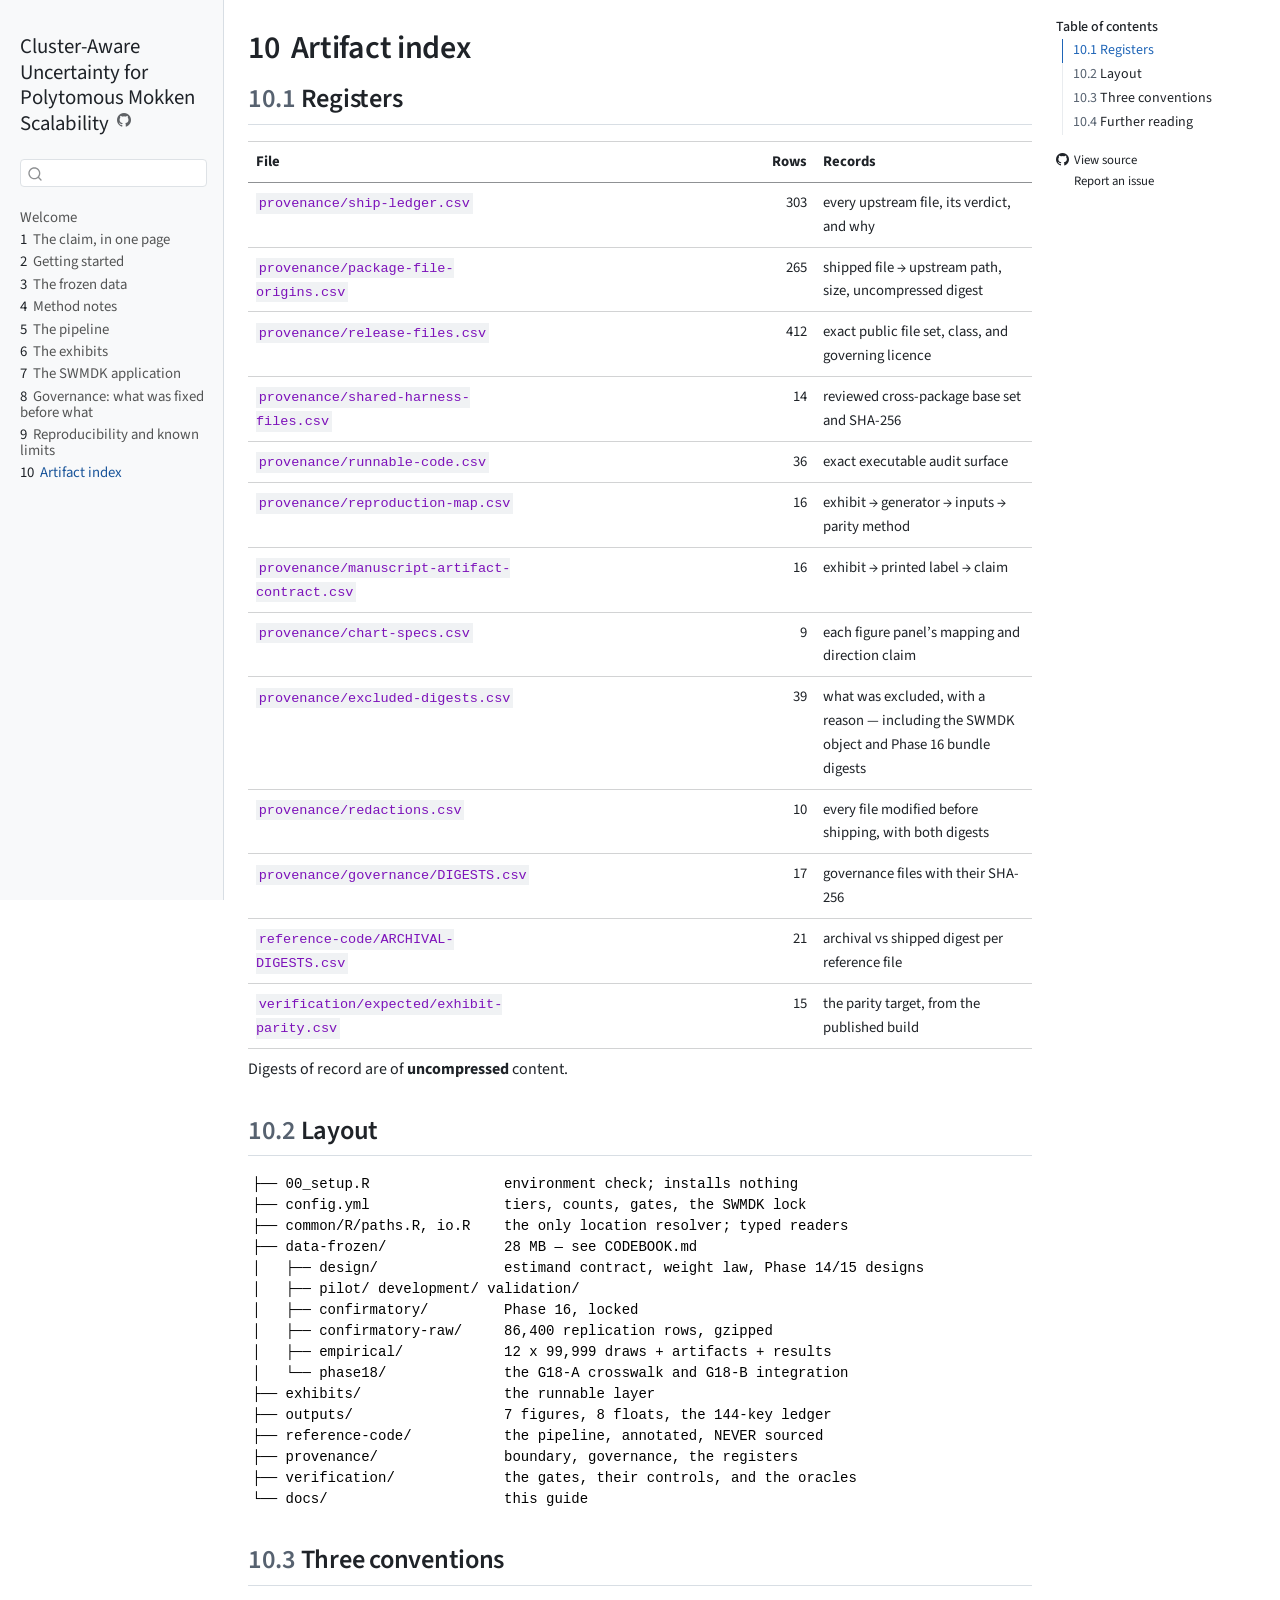
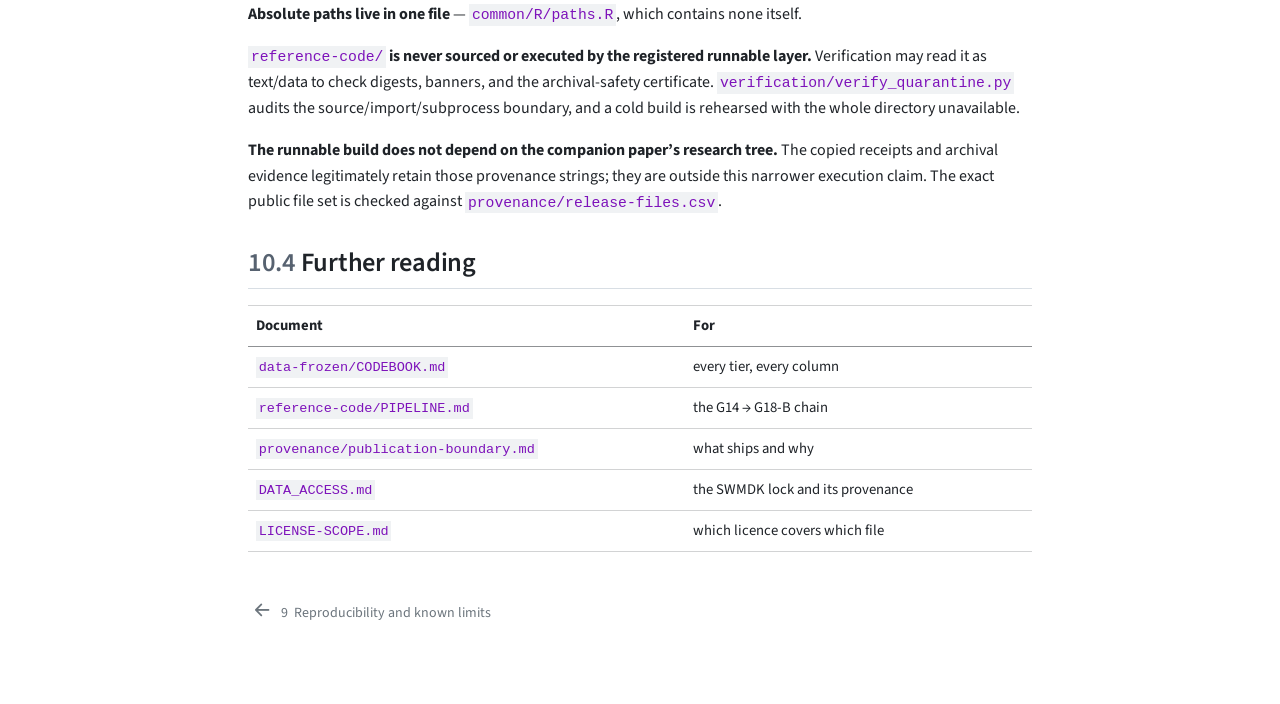
<file: 10-artifact-index.html>
<!DOCTYPE html>
<html xmlns="http://www.w3.org/1999/xhtml" lang="en" xml:lang="en"><head>

<meta charset="utf-8">
<meta name="generator" content="quarto-1.9.37">

<meta name="viewport" content="width=device-width, initial-scale=1.0, user-scalable=yes">


<title>10&nbsp; Artifact index – Cluster-Aware Uncertainty for Polytomous Mokken Scalability</title>
<style>
/* Default styles provided by pandoc.
** See https://pandoc.org/MANUAL.html#variables-for-html for config info.
*/
code{white-space: pre-wrap;}
span.smallcaps{font-variant: small-caps;}
div.columns{display: flex; gap: min(4vw, 1.5em);}
div.column{flex: auto; overflow-x: auto;}
div.hanging-indent{margin-left: 1.5em; text-indent: -1.5em;}
ul.task-list{list-style: none;}
ul.task-list li input[type="checkbox"] {
  width: 0.8em;
  margin: 0 0.8em 0.2em -1em; /* quarto-specific, see https://github.com/quarto-dev/quarto-cli/issues/4556 */ 
  vertical-align: middle;
}
</style>


<script src="site_libs/quarto-nav/quarto-nav.js"></script>
<script src="site_libs/quarto-nav/headroom.min.js"></script>
<script src="site_libs/clipboard/clipboard.min.js"></script>
<script src="site_libs/quarto-search/autocomplete.umd.js"></script>
<script src="site_libs/quarto-search/fuse.min.js"></script>
<script src="site_libs/quarto-search/quarto-search.js"></script>
<meta name="quarto:offset" content="./">
<link href="./09-reproducibility.html" rel="prev">
<script src="site_libs/quarto-html/quarto.js" type="module"></script>
<script src="site_libs/quarto-html/tabsets/tabsets.js" type="module"></script>
<script src="site_libs/quarto-html/popper.min.js"></script>
<script src="site_libs/quarto-html/tippy.umd.min.js"></script>
<script src="site_libs/quarto-html/anchor.min.js"></script>
<link href="site_libs/quarto-html/tippy.css" rel="stylesheet">
<link href="site_libs/quarto-html/quarto-syntax-highlighting-7f8f88aac4f3542376d5c11b86a4c14d.css" rel="stylesheet" id="quarto-text-highlighting-styles">
<script src="site_libs/bootstrap/bootstrap.min.js"></script>
<link href="site_libs/bootstrap/bootstrap-icons.css" rel="stylesheet">
<link href="site_libs/bootstrap/bootstrap-71f848a2aeb245bba3d660789bb1be18.min.css" rel="stylesheet" append-hash="true" id="quarto-bootstrap" data-mode="light">
<script id="quarto-search-options" type="application/json">{
  "location": "sidebar",
  "copy-button": false,
  "collapse-after": 3,
  "panel-placement": "start",
  "type": "textbox",
  "limit": 50,
  "keyboard-shortcut": [
    "f",
    "/",
    "s"
  ],
  "show-item-context": false,
  "language": {
    "search-no-results-text": "No results",
    "search-matching-documents-text": "matching documents",
    "search-copy-link-title": "Copy link to search",
    "search-hide-matches-text": "Hide additional matches",
    "search-more-match-text": "more match in this document",
    "search-more-matches-text": "more matches in this document",
    "search-clear-button-title": "Clear",
    "search-text-placeholder": "",
    "search-detached-cancel-button-title": "Cancel",
    "search-submit-button-title": "Submit",
    "search-label": "Search"
  }
}</script>
<style>html{ scroll-behavior: smooth; }</style>


</head>

<body class="nav-sidebar docked quarto-light">

<div id="quarto-search-results"></div>
  <header id="quarto-header" class="headroom fixed-top">
  <nav class="quarto-secondary-nav">
    <div class="container-fluid d-flex">
      <button type="button" class="quarto-btn-toggle btn" data-bs-toggle="collapse" role="button" data-bs-target=".quarto-sidebar-collapse-item" aria-controls="quarto-sidebar" aria-expanded="false" aria-label="Toggle sidebar navigation" onclick="if (window.quartoToggleHeadroom) { window.quartoToggleHeadroom(); }">
        <i class="bi bi-layout-text-sidebar-reverse"></i>
      </button>
        <nav class="quarto-page-breadcrumbs" aria-label="breadcrumb"><ol class="breadcrumb"><li class="breadcrumb-item"><a href="./10-artifact-index.html"><span class="chapter-number">10</span>&nbsp; <span class="chapter-title">Artifact index</span></a></li></ol></nav>
        <a class="flex-grow-1" role="navigation" data-bs-toggle="collapse" data-bs-target=".quarto-sidebar-collapse-item" aria-controls="quarto-sidebar" aria-expanded="false" aria-label="Toggle sidebar navigation" onclick="if (window.quartoToggleHeadroom) { window.quartoToggleHeadroom(); }">      
        </a>
      <button type="button" class="btn quarto-search-button" aria-label="Search" onclick="window.quartoOpenSearch();">
        <i class="bi bi-search"></i>
      </button>
    </div>
  </nav>
</header>
<!-- content -->
<div id="quarto-content" class="quarto-container page-columns page-rows-contents page-layout-article">
<!-- sidebar -->
  <nav id="quarto-sidebar" class="sidebar collapse collapse-horizontal quarto-sidebar-collapse-item sidebar-navigation docked overflow-auto">
    <div class="pt-lg-2 mt-2 text-left sidebar-header">
    <div class="sidebar-title mb-0 py-0">
      <a href="./">Cluster-Aware Uncertainty for Polytomous Mokken Scalability</a> 
        <div class="sidebar-tools-main">
    <a href="https://github.com/joonho112/bayesmokken-clustered-polytomous-replication/tree/main/docs/" title="Source Code" class="quarto-navigation-tool px-1" aria-label="Source Code"><i class="bi bi-github"></i></a>
</div>
    </div>
      </div>
        <div class="mt-2 flex-shrink-0 align-items-center">
        <div class="sidebar-search">
        <div id="quarto-search" class="" title="Search"></div>
        </div>
        </div>
    <div class="sidebar-menu-container"> 
    <ul class="list-unstyled mt-1">
        <li class="sidebar-item">
  <div class="sidebar-item-container"> 
  <a href="./index.html" class="sidebar-item-text sidebar-link">
 <span class="menu-text">Welcome</span></a>
  </div>
</li>
        <li class="sidebar-item">
  <div class="sidebar-item-container"> 
  <a href="./01-overview.html" class="sidebar-item-text sidebar-link">
 <span class="menu-text"><span class="chapter-number">1</span>&nbsp; <span class="chapter-title">The claim, in one page</span></span></a>
  </div>
</li>
        <li class="sidebar-item">
  <div class="sidebar-item-container"> 
  <a href="./02-getting-started.html" class="sidebar-item-text sidebar-link">
 <span class="menu-text"><span class="chapter-number">2</span>&nbsp; <span class="chapter-title">Getting started</span></span></a>
  </div>
</li>
        <li class="sidebar-item">
  <div class="sidebar-item-container"> 
  <a href="./03-data.html" class="sidebar-item-text sidebar-link">
 <span class="menu-text"><span class="chapter-number">3</span>&nbsp; <span class="chapter-title">The frozen data</span></span></a>
  </div>
</li>
        <li class="sidebar-item">
  <div class="sidebar-item-container"> 
  <a href="./04-method-notes.html" class="sidebar-item-text sidebar-link">
 <span class="menu-text"><span class="chapter-number">4</span>&nbsp; <span class="chapter-title">Method notes</span></span></a>
  </div>
</li>
        <li class="sidebar-item">
  <div class="sidebar-item-container"> 
  <a href="./05-pipeline.html" class="sidebar-item-text sidebar-link">
 <span class="menu-text"><span class="chapter-number">5</span>&nbsp; <span class="chapter-title">The pipeline</span></span></a>
  </div>
</li>
        <li class="sidebar-item">
  <div class="sidebar-item-container"> 
  <a href="./06-exhibits.html" class="sidebar-item-text sidebar-link">
 <span class="menu-text"><span class="chapter-number">6</span>&nbsp; <span class="chapter-title">The exhibits</span></span></a>
  </div>
</li>
        <li class="sidebar-item">
  <div class="sidebar-item-container"> 
  <a href="./07-empirical.html" class="sidebar-item-text sidebar-link">
 <span class="menu-text"><span class="chapter-number">7</span>&nbsp; <span class="chapter-title">The SWMDK application</span></span></a>
  </div>
</li>
        <li class="sidebar-item">
  <div class="sidebar-item-container"> 
  <a href="./08-governance.html" class="sidebar-item-text sidebar-link">
 <span class="menu-text"><span class="chapter-number">8</span>&nbsp; <span class="chapter-title">Governance: what was fixed before what</span></span></a>
  </div>
</li>
        <li class="sidebar-item">
  <div class="sidebar-item-container"> 
  <a href="./09-reproducibility.html" class="sidebar-item-text sidebar-link">
 <span class="menu-text"><span class="chapter-number">9</span>&nbsp; <span class="chapter-title">Reproducibility and known limits</span></span></a>
  </div>
</li>
        <li class="sidebar-item">
  <div class="sidebar-item-container"> 
  <a href="./10-artifact-index.html" class="sidebar-item-text sidebar-link active">
 <span class="menu-text"><span class="chapter-number">10</span>&nbsp; <span class="chapter-title">Artifact index</span></span></a>
  </div>
</li>
    </ul>
    </div>
</nav>
<div id="quarto-sidebar-glass" class="quarto-sidebar-collapse-item" data-bs-toggle="collapse" data-bs-target=".quarto-sidebar-collapse-item"></div>
<!-- margin-sidebar -->
    <div id="quarto-margin-sidebar" class="sidebar margin-sidebar">
        <nav id="TOC" role="doc-toc" class="toc-active">
    <h2 id="toc-title">Table of contents</h2>
   
  <ul>
  <li><a href="#registers" id="toc-registers" class="nav-link active" data-scroll-target="#registers"><span class="header-section-number">10.1</span> Registers</a></li>
  <li><a href="#layout" id="toc-layout" class="nav-link" data-scroll-target="#layout"><span class="header-section-number">10.2</span> Layout</a></li>
  <li><a href="#three-conventions" id="toc-three-conventions" class="nav-link" data-scroll-target="#three-conventions"><span class="header-section-number">10.3</span> Three conventions</a></li>
  <li><a href="#further-reading" id="toc-further-reading" class="nav-link" data-scroll-target="#further-reading"><span class="header-section-number">10.4</span> Further reading</a></li>
  </ul>
<div class="toc-actions"><ul><li><a href="https://github.com/joonho112/bayesmokken-clustered-polytomous-replication/blob/main/docs/10-artifact-index.qmd" class="toc-action"><i class="bi bi-github"></i>View source</a></li><li><a href="https://github.com/joonho112/bayesmokken-clustered-polytomous-replication/issues/new" class="toc-action"><i class="bi empty"></i>Report an issue</a></li></ul></div></nav>
    </div>
<!-- main -->
<main class="content" id="quarto-document-content">

<header id="title-block-header" class="quarto-title-block default">
<div class="quarto-title">
<h1 class="title"><span class="chapter-number">10</span>&nbsp; <span class="chapter-title">Artifact index</span></h1>
</div>



<div class="quarto-title-meta">

    
  
    
  </div>
  


</header>


<section id="registers" class="level2" data-number="10.1">
<h2 data-number="10.1" class="anchored" data-anchor-id="registers"><span class="header-section-number">10.1</span> Registers</h2>
<table class="table">
<colgroup>
<col style="width: 30%">
<col style="width: 40%">
<col style="width: 30%">
</colgroup>
<thead>
<tr class="header">
<th>File</th>
<th style="text-align: right;">Rows</th>
<th>Records</th>
</tr>
</thead>
<tbody>
<tr class="odd">
<td><code>provenance/ship-ledger.csv</code></td>
<td style="text-align: right;">303</td>
<td>every upstream file, its verdict, and why</td>
</tr>
<tr class="even">
<td><code>provenance/package-file-origins.csv</code></td>
<td style="text-align: right;">265</td>
<td>shipped file → upstream path, size, uncompressed digest</td>
</tr>
<tr class="odd">
<td><code>provenance/release-files.csv</code></td>
<td style="text-align: right;">412</td>
<td>exact public file set, class, and governing licence</td>
</tr>
<tr class="even">
<td><code>provenance/shared-harness-files.csv</code></td>
<td style="text-align: right;">14</td>
<td>reviewed cross-package base set and SHA-256</td>
</tr>
<tr class="odd">
<td><code>provenance/runnable-code.csv</code></td>
<td style="text-align: right;">36</td>
<td>exact executable audit surface</td>
</tr>
<tr class="even">
<td><code>provenance/reproduction-map.csv</code></td>
<td style="text-align: right;">16</td>
<td>exhibit → generator → inputs → parity method</td>
</tr>
<tr class="odd">
<td><code>provenance/manuscript-artifact-contract.csv</code></td>
<td style="text-align: right;">16</td>
<td>exhibit → printed label → claim</td>
</tr>
<tr class="even">
<td><code>provenance/chart-specs.csv</code></td>
<td style="text-align: right;">9</td>
<td>each figure panel’s mapping and direction claim</td>
</tr>
<tr class="odd">
<td><code>provenance/excluded-digests.csv</code></td>
<td style="text-align: right;">39</td>
<td>what was excluded, with a reason — including the SWMDK object and Phase 16 bundle digests</td>
</tr>
<tr class="even">
<td><code>provenance/redactions.csv</code></td>
<td style="text-align: right;">10</td>
<td>every file modified before shipping, with both digests</td>
</tr>
<tr class="odd">
<td><code>provenance/governance/DIGESTS.csv</code></td>
<td style="text-align: right;">17</td>
<td>governance files with their SHA-256</td>
</tr>
<tr class="even">
<td><code>reference-code/ARCHIVAL-DIGESTS.csv</code></td>
<td style="text-align: right;">21</td>
<td>archival vs shipped digest per reference file</td>
</tr>
<tr class="odd">
<td><code>verification/expected/exhibit-parity.csv</code></td>
<td style="text-align: right;">15</td>
<td>the parity target, from the published build</td>
</tr>
</tbody>
</table>
<p>Digests of record are of <strong>uncompressed</strong> content.</p>
</section>
<section id="layout" class="level2" data-number="10.2">
<h2 data-number="10.2" class="anchored" data-anchor-id="layout"><span class="header-section-number">10.2</span> Layout</h2>
<pre><code>├── 00_setup.R                environment check; installs nothing
├── config.yml                tiers, counts, gates, the SWMDK lock
├── common/R/paths.R, io.R    the only location resolver; typed readers
├── data-frozen/              28 MB — see CODEBOOK.md
│   ├── design/               estimand contract, weight law, Phase 14/15 designs
│   ├── pilot/ development/ validation/
│   ├── confirmatory/         Phase 16, locked
│   ├── confirmatory-raw/     86,400 replication rows, gzipped
│   ├── empirical/            12 x 99,999 draws + artifacts + results
│   └── phase18/              the G18-A crosswalk and G18-B integration
├── exhibits/                 the runnable layer
├── outputs/                  7 figures, 8 floats, the 144-key ledger
├── reference-code/           the pipeline, annotated, NEVER sourced
├── provenance/               boundary, governance, the registers
├── verification/             the gates, their controls, and the oracles
└── docs/                     this guide</code></pre>
</section>
<section id="three-conventions" class="level2" data-number="10.3">
<h2 data-number="10.3" class="anchored" data-anchor-id="three-conventions"><span class="header-section-number">10.3</span> Three conventions</h2>
<p><strong>Absolute paths live in one file</strong> — <code>common/R/paths.R</code>, which contains none itself.</p>
<p><strong><code>reference-code/</code> is never sourced or executed by the registered runnable layer.</strong> Verification may read it as text/data to check digests, banners, and the archival-safety certificate. <code>verification/verify_quarantine.py</code> audits the source/import/subprocess boundary, and a cold build is rehearsed with the whole directory unavailable.</p>
<p><strong>The runnable build does not depend on the companion paper’s research tree.</strong> The copied receipts and archival evidence legitimately retain those provenance strings; they are outside this narrower execution claim. The exact public file set is checked against <code>provenance/release-files.csv</code>.</p>
</section>
<section id="further-reading" class="level2" data-number="10.4">
<h2 data-number="10.4" class="anchored" data-anchor-id="further-reading"><span class="header-section-number">10.4</span> Further reading</h2>
<table class="table">
<thead>
<tr class="header">
<th>Document</th>
<th>For</th>
</tr>
</thead>
<tbody>
<tr class="odd">
<td><code>data-frozen/CODEBOOK.md</code></td>
<td>every tier, every column</td>
</tr>
<tr class="even">
<td><code>reference-code/PIPELINE.md</code></td>
<td>the G14 → G18-B chain</td>
</tr>
<tr class="odd">
<td><code>provenance/publication-boundary.md</code></td>
<td>what ships and why</td>
</tr>
<tr class="even">
<td><code>DATA_ACCESS.md</code></td>
<td>the SWMDK lock and its provenance</td>
</tr>
<tr class="odd">
<td><code>LICENSE-SCOPE.md</code></td>
<td>which licence covers which file</td>
</tr>
</tbody>
</table>


</section>

</main> <!-- /main -->
<script id="quarto-html-after-body" type="application/javascript">
  window.document.addEventListener("DOMContentLoaded", function (event) {
    const icon = "";
    const anchorJS = new window.AnchorJS();
    anchorJS.options = {
      placement: 'right',
      icon: icon
    };
    anchorJS.add('.anchored');
    const isCodeAnnotation = (el) => {
      for (const clz of el.classList) {
        if (clz.startsWith('code-annotation-')) {                     
          return true;
        }
      }
      return false;
    }
    const onCopySuccess = function(e) {
      // button target
      const button = e.trigger;
      // don't keep focus
      button.blur();
      // flash "checked"
      button.classList.add('code-copy-button-checked');
      var currentTitle = button.getAttribute("title");
      button.setAttribute("title", "Copied!");
      let tooltip;
      if (window.bootstrap) {
        button.setAttribute("data-bs-toggle", "tooltip");
        button.setAttribute("data-bs-placement", "left");
        button.setAttribute("data-bs-title", "Copied!");
        tooltip = new bootstrap.Tooltip(button, 
          { trigger: "manual", 
            customClass: "code-copy-button-tooltip",
            offset: [0, -8]});
        tooltip.show();    
      }
      setTimeout(function() {
        if (tooltip) {
          tooltip.hide();
          button.removeAttribute("data-bs-title");
          button.removeAttribute("data-bs-toggle");
          button.removeAttribute("data-bs-placement");
        }
        button.setAttribute("title", currentTitle);
        button.classList.remove('code-copy-button-checked');
      }, 1000);
      // clear code selection
      e.clearSelection();
    }
    const getTextToCopy = function(trigger) {
      const outerScaffold = trigger.parentElement.cloneNode(true);
      const codeEl = outerScaffold.querySelector('code');
      for (const childEl of codeEl.children) {
        if (isCodeAnnotation(childEl)) {
          childEl.remove();
        }
      }
      return codeEl.innerText;
    }
    const clipboard = new window.ClipboardJS('.code-copy-button:not([data-in-quarto-modal])', {
      text: getTextToCopy
    });
    clipboard.on('success', onCopySuccess);
    if (window.document.getElementById('quarto-embedded-source-code-modal')) {
      const clipboardModal = new window.ClipboardJS('.code-copy-button[data-in-quarto-modal]', {
        text: getTextToCopy,
        container: window.document.getElementById('quarto-embedded-source-code-modal')
      });
      clipboardModal.on('success', onCopySuccess);
    }
      var localhostRegex = new RegExp(/^(?:http|https):\/\/localhost\:?[0-9]*\//);
      var mailtoRegex = new RegExp(/^mailto:/);
        var filterRegex = new RegExp('/' + window.location.host + '/');
      var isInternal = (href) => {
          return filterRegex.test(href) || localhostRegex.test(href) || mailtoRegex.test(href);
      }
      // Inspect non-navigation links and adorn them if external
     var links = window.document.querySelectorAll('a[href]:not(.nav-link):not(.navbar-brand):not(.toc-action):not(.sidebar-link):not(.sidebar-item-toggle):not(.pagination-link):not(.no-external):not([aria-hidden]):not(.dropdown-item):not(.quarto-navigation-tool):not(.about-link)');
      for (var i=0; i<links.length; i++) {
        const link = links[i];
        if (!isInternal(link.href)) {
          // undo the damage that might have been done by quarto-nav.js in the case of
          // links that we want to consider external
          if (link.dataset.originalHref !== undefined) {
            link.href = link.dataset.originalHref;
          }
            // target, if specified
            link.setAttribute("target", "_blank");
            if (link.getAttribute("rel") === null) {
              link.setAttribute("rel", "noopener");
            }
        }
      }
    function tippyHover(el, contentFn, onTriggerFn, onUntriggerFn) {
      const config = {
        allowHTML: true,
        maxWidth: 500,
        delay: 100,
        arrow: false,
        appendTo: function(el) {
            return el.parentElement;
        },
        interactive: true,
        interactiveBorder: 10,
        theme: 'quarto',
        placement: 'bottom-start',
      };
      if (contentFn) {
        config.content = contentFn;
      }
      if (onTriggerFn) {
        config.onTrigger = onTriggerFn;
      }
      if (onUntriggerFn) {
        config.onUntrigger = onUntriggerFn;
      }
      window.tippy(el, config); 
    }
    const noterefs = window.document.querySelectorAll('a[role="doc-noteref"]');
    for (var i=0; i<noterefs.length; i++) {
      const ref = noterefs[i];
      tippyHover(ref, function() {
        // use id or data attribute instead here
        let href = ref.getAttribute('data-footnote-href') || ref.getAttribute('href');
        try { href = new URL(href).hash; } catch {}
        const id = href.replace(/^#\/?/, "");
        const note = window.document.getElementById(id);
        if (note) {
          return note.innerHTML;
        } else {
          return "";
        }
      });
    }
    const xrefs = window.document.querySelectorAll('a.quarto-xref');
    const processXRef = (id, note) => {
      // Strip column container classes
      const stripColumnClz = (el) => {
        el.classList.remove("page-full", "page-columns");
        if (el.children) {
          for (const child of el.children) {
            stripColumnClz(child);
          }
        }
      }
      stripColumnClz(note)
      if (id === null || id.startsWith('sec-')) {
        // Special case sections, only their first couple elements
        const container = document.createElement("div");
        if (note.children && note.children.length > 2) {
          container.appendChild(note.children[0].cloneNode(true));
          for (let i = 1; i < note.children.length; i++) {
            const child = note.children[i];
            if (child.tagName === "P" && child.innerText === "") {
              continue;
            } else {
              container.appendChild(child.cloneNode(true));
              break;
            }
          }
          if (window.Quarto?.typesetMath) {
            window.Quarto.typesetMath(container);
          }
          return container.innerHTML
        } else {
          if (window.Quarto?.typesetMath) {
            window.Quarto.typesetMath(note);
          }
          return note.innerHTML;
        }
      } else {
        // Remove any anchor links if they are present
        const anchorLink = note.querySelector('a.anchorjs-link');
        if (anchorLink) {
          anchorLink.remove();
        }
        if (window.Quarto?.typesetMath) {
          window.Quarto.typesetMath(note);
        }
        if (note.classList.contains("callout")) {
          return note.outerHTML;
        } else {
          return note.innerHTML;
        }
      }
    }
    for (var i=0; i<xrefs.length; i++) {
      const xref = xrefs[i];
      tippyHover(xref, undefined, function(instance) {
        instance.disable();
        let url = xref.getAttribute('href');
        let hash = undefined; 
        if (url.startsWith('#')) {
          hash = url;
        } else {
          try { hash = new URL(url).hash; } catch {}
        }
        if (hash) {
          const id = hash.replace(/^#\/?/, "");
          const note = window.document.getElementById(id);
          if (note !== null) {
            try {
              const html = processXRef(id, note.cloneNode(true));
              instance.setContent(html);
            } finally {
              instance.enable();
              instance.show();
            }
          } else {
            // See if we can fetch this
            fetch(url.split('#')[0])
            .then(res => res.text())
            .then(html => {
              const parser = new DOMParser();
              const htmlDoc = parser.parseFromString(html, "text/html");
              const note = htmlDoc.getElementById(id);
              if (note !== null) {
                const html = processXRef(id, note);
                instance.setContent(html);
              } 
            }).finally(() => {
              instance.enable();
              instance.show();
            });
          }
        } else {
          // See if we can fetch a full url (with no hash to target)
          // This is a special case and we should probably do some content thinning / targeting
          fetch(url)
          .then(res => res.text())
          .then(html => {
            const parser = new DOMParser();
            const htmlDoc = parser.parseFromString(html, "text/html");
            const note = htmlDoc.querySelector('main.content');
            if (note !== null) {
              // This should only happen for chapter cross references
              // (since there is no id in the URL)
              // remove the first header
              if (note.children.length > 0 && note.children[0].tagName === "HEADER") {
                note.children[0].remove();
              }
              const html = processXRef(null, note);
              instance.setContent(html);
            } 
          }).finally(() => {
            instance.enable();
            instance.show();
          });
        }
      }, function(instance) {
      });
    }
        let selectedAnnoteEl;
        const selectorForAnnotation = ( cell, annotation) => {
          let cellAttr = 'data-code-cell="' + cell + '"';
          let lineAttr = 'data-code-annotation="' +  annotation + '"';
          const selector = 'span[' + cellAttr + '][' + lineAttr + ']';
          return selector;
        }
        const selectCodeLines = (annoteEl) => {
          const doc = window.document;
          const targetCell = annoteEl.getAttribute("data-target-cell");
          const targetAnnotation = annoteEl.getAttribute("data-target-annotation");
          const annoteSpan = window.document.querySelector(selectorForAnnotation(targetCell, targetAnnotation));
          const lines = annoteSpan.getAttribute("data-code-lines").split(",");
          const lineIds = lines.map((line) => {
            return targetCell + "-" + line;
          })
          let top = null;
          let height = null;
          let parent = null;
          if (lineIds.length > 0) {
              //compute the position of the single el (top and bottom and make a div)
              const el = window.document.getElementById(lineIds[0]);
              top = el.offsetTop;
              height = el.offsetHeight;
              parent = el.parentElement.parentElement;
            if (lineIds.length > 1) {
              const lastEl = window.document.getElementById(lineIds[lineIds.length - 1]);
              const bottom = lastEl.offsetTop + lastEl.offsetHeight;
              height = bottom - top;
            }
            if (top !== null && height !== null && parent !== null) {
              // cook up a div (if necessary) and position it 
              let div = window.document.getElementById("code-annotation-line-highlight");
              if (div === null) {
                div = window.document.createElement("div");
                div.setAttribute("id", "code-annotation-line-highlight");
                div.style.position = 'absolute';
                parent.appendChild(div);
              }
              div.style.top = top - 2 + "px";
              div.style.height = height + 4 + "px";
              div.style.left = 0;
              let gutterDiv = window.document.getElementById("code-annotation-line-highlight-gutter");
              if (gutterDiv === null) {
                gutterDiv = window.document.createElement("div");
                gutterDiv.setAttribute("id", "code-annotation-line-highlight-gutter");
                gutterDiv.style.position = 'absolute';
                const codeCell = window.document.getElementById(targetCell);
                const gutter = codeCell.querySelector('.code-annotation-gutter');
                gutter.appendChild(gutterDiv);
              }
              gutterDiv.style.top = top - 2 + "px";
              gutterDiv.style.height = height + 4 + "px";
            }
            selectedAnnoteEl = annoteEl;
          }
        };
        const unselectCodeLines = () => {
          const elementsIds = ["code-annotation-line-highlight", "code-annotation-line-highlight-gutter"];
          elementsIds.forEach((elId) => {
            const div = window.document.getElementById(elId);
            if (div) {
              div.remove();
            }
          });
          selectedAnnoteEl = undefined;
        };
          // Handle positioning of the toggle
      window.addEventListener(
        "resize",
        throttle(() => {
          elRect = undefined;
          if (selectedAnnoteEl) {
            selectCodeLines(selectedAnnoteEl);
          }
        }, 10)
      );
      function throttle(fn, ms) {
      let throttle = false;
      let timer;
        return (...args) => {
          if(!throttle) { // first call gets through
              fn.apply(this, args);
              throttle = true;
          } else { // all the others get throttled
              if(timer) clearTimeout(timer); // cancel #2
              timer = setTimeout(() => {
                fn.apply(this, args);
                timer = throttle = false;
              }, ms);
          }
        };
      }
        // Attach click handler to the DT
        const annoteDls = window.document.querySelectorAll('dt[data-target-cell]');
        for (const annoteDlNode of annoteDls) {
          annoteDlNode.addEventListener('click', (event) => {
            const clickedEl = event.target;
            if (clickedEl !== selectedAnnoteEl) {
              unselectCodeLines();
              const activeEl = window.document.querySelector('dt[data-target-cell].code-annotation-active');
              if (activeEl) {
                activeEl.classList.remove('code-annotation-active');
              }
              selectCodeLines(clickedEl);
              clickedEl.classList.add('code-annotation-active');
            } else {
              // Unselect the line
              unselectCodeLines();
              clickedEl.classList.remove('code-annotation-active');
            }
          });
        }
    const findCites = (el) => {
      const parentEl = el.parentElement;
      if (parentEl) {
        const cites = parentEl.dataset.cites;
        if (cites) {
          return {
            el,
            cites: cites.split(' ')
          };
        } else {
          return findCites(el.parentElement)
        }
      } else {
        return undefined;
      }
    };
    var bibliorefs = window.document.querySelectorAll('a[role="doc-biblioref"]');
    for (var i=0; i<bibliorefs.length; i++) {
      const ref = bibliorefs[i];
      const citeInfo = findCites(ref);
      if (citeInfo) {
        tippyHover(citeInfo.el, function() {
          var popup = window.document.createElement('div');
          citeInfo.cites.forEach(function(cite) {
            var citeDiv = window.document.createElement('div');
            citeDiv.classList.add('hanging-indent');
            citeDiv.classList.add('csl-entry');
            var biblioDiv = window.document.getElementById('ref-' + cite);
            if (biblioDiv) {
              citeDiv.innerHTML = biblioDiv.innerHTML;
            }
            popup.appendChild(citeDiv);
          });
          return popup.innerHTML;
        });
      }
    }
  });
  </script>
<nav class="page-navigation">
  <div class="nav-page nav-page-previous">
      <a href="./09-reproducibility.html" class="pagination-link" aria-label="Reproducibility and known limits">
        <i class="bi bi-arrow-left-short"></i> <span class="nav-page-text"><span class="chapter-number">9</span>&nbsp; <span class="chapter-title">Reproducibility and known limits</span></span>
      </a>          
  </div>
  <div class="nav-page nav-page-next">
  </div>
</nav>
</div> <!-- /content -->




<footer class="footer"><div class="nav-footer"><div class="nav-footer-center"><div class="toc-actions d-sm-block d-md-none"><ul><li><a href="https://github.com/joonho112/bayesmokken-clustered-polytomous-replication/blob/main/docs/10-artifact-index.qmd" class="toc-action"><i class="bi bi-github"></i>View source</a></li><li><a href="https://github.com/joonho112/bayesmokken-clustered-polytomous-replication/issues/new" class="toc-action"><i class="bi empty"></i>Report an issue</a></li></ul></div></div></div></footer><script src="site_libs/quarto-html/zenscroll-min.js"></script>
</body></html>
</file>
<file: site_libs/quarto-html/tippy.css>
.tippy-box[data-animation=fade][data-state=hidden]{opacity:0}[data-tippy-root]{max-width:calc(100vw - 10px)}.tippy-box{position:relative;background-color:#333;color:#fff;border-radius:4px;font-size:14px;line-height:1.4;white-space:normal;outline:0;transition-property:transform,visibility,opacity}.tippy-box[data-placement^=top]>.tippy-arrow{bottom:0}.tippy-box[data-placement^=top]>.tippy-arrow:before{bottom:-7px;left:0;border-width:8px 8px 0;border-top-color:initial;transform-origin:center top}.tippy-box[data-placement^=bottom]>.tippy-arrow{top:0}.tippy-box[data-placement^=bottom]>.tippy-arrow:before{top:-7px;left:0;border-width:0 8px 8px;border-bottom-color:initial;transform-origin:center bottom}.tippy-box[data-placement^=left]>.tippy-arrow{right:0}.tippy-box[data-placement^=left]>.tippy-arrow:before{border-width:8px 0 8px 8px;border-left-color:initial;right:-7px;transform-origin:center left}.tippy-box[data-placement^=right]>.tippy-arrow{left:0}.tippy-box[data-placement^=right]>.tippy-arrow:before{left:-7px;border-width:8px 8px 8px 0;border-right-color:initial;transform-origin:center right}.tippy-box[data-inertia][data-state=visible]{transition-timing-function:cubic-bezier(.54,1.5,.38,1.11)}.tippy-arrow{width:16px;height:16px;color:#333}.tippy-arrow:before{content:"";position:absolute;border-color:transparent;border-style:solid}.tippy-content{position:relative;padding:5px 9px;z-index:1}
</file>
<file: site_libs/quarto-html/quarto-syntax-highlighting-7f8f88aac4f3542376d5c11b86a4c14d.css>
/* quarto syntax highlight colors */
:root {
  --quarto-hl-ot-color: #003B4F;
  --quarto-hl-at-color: #657422;
  --quarto-hl-ss-color: #20794D;
  --quarto-hl-an-color: #5E5E5E;
  --quarto-hl-fu-color: #4758AB;
  --quarto-hl-st-color: #20794D;
  --quarto-hl-cf-color: #003B4F;
  --quarto-hl-op-color: #5E5E5E;
  --quarto-hl-er-color: #AD0000;
  --quarto-hl-bn-color: #AD0000;
  --quarto-hl-al-color: #AD0000;
  --quarto-hl-va-color: #111111;
  --quarto-hl-bu-color: inherit;
  --quarto-hl-ex-color: inherit;
  --quarto-hl-pp-color: #AD0000;
  --quarto-hl-in-color: #5E5E5E;
  --quarto-hl-vs-color: #20794D;
  --quarto-hl-wa-color: #5E5E5E;
  --quarto-hl-do-color: #5E5E5E;
  --quarto-hl-im-color: #00769E;
  --quarto-hl-ch-color: #20794D;
  --quarto-hl-dt-color: #AD0000;
  --quarto-hl-fl-color: #AD0000;
  --quarto-hl-co-color: #5E5E5E;
  --quarto-hl-cv-color: #5E5E5E;
  --quarto-hl-cn-color: #8f5902;
  --quarto-hl-sc-color: #5E5E5E;
  --quarto-hl-dv-color: #AD0000;
  --quarto-hl-kw-color: #003B4F;
}

/* other quarto variables */
:root {
  --quarto-font-monospace: SFMono-Regular, Menlo, Monaco, Consolas, "Liberation Mono", "Courier New", monospace;
}

/* syntax highlight based on Pandoc's rules */
pre > code.sourceCode > span {
  color: #003B4F;
}

code.sourceCode > span {
  color: #003B4F;
}

div.sourceCode,
div.sourceCode pre.sourceCode {
  color: #003B4F;
}

/* Normal */
code span {
  color: #003B4F;
}

/* Alert */
code span.al {
  color: #AD0000;
  font-style: inherit;
}

/* Annotation */
code span.an {
  color: #5E5E5E;
  font-style: inherit;
}

/* Attribute */
code span.at {
  color: #657422;
  font-style: inherit;
}

/* BaseN */
code span.bn {
  color: #AD0000;
  font-style: inherit;
}

/* BuiltIn */
code span.bu {
  font-style: inherit;
}

/* ControlFlow */
code span.cf {
  color: #003B4F;
  font-weight: bold;
  font-style: inherit;
}

/* Char */
code span.ch {
  color: #20794D;
  font-style: inherit;
}

/* Constant */
code span.cn {
  color: #8f5902;
  font-style: inherit;
}

/* Comment */
code span.co {
  color: #5E5E5E;
  font-style: inherit;
}

/* CommentVar */
code span.cv {
  color: #5E5E5E;
  font-style: italic;
}

/* Documentation */
code span.do {
  color: #5E5E5E;
  font-style: italic;
}

/* DataType */
code span.dt {
  color: #AD0000;
  font-style: inherit;
}

/* DecVal */
code span.dv {
  color: #AD0000;
  font-style: inherit;
}

/* Error */
code span.er {
  color: #AD0000;
  font-style: inherit;
}

/* Extension */
code span.ex {
  font-style: inherit;
}

/* Float */
code span.fl {
  color: #AD0000;
  font-style: inherit;
}

/* Function */
code span.fu {
  color: #4758AB;
  font-style: inherit;
}

/* Import */
code span.im {
  color: #00769E;
  font-style: inherit;
}

/* Information */
code span.in {
  color: #5E5E5E;
  font-style: inherit;
}

/* Keyword */
code span.kw {
  color: #003B4F;
  font-weight: bold;
  font-style: inherit;
}

/* Operator */
code span.op {
  color: #5E5E5E;
  font-style: inherit;
}

/* Other */
code span.ot {
  color: #003B4F;
  font-style: inherit;
}

/* Preprocessor */
code span.pp {
  color: #AD0000;
  font-style: inherit;
}

/* SpecialChar */
code span.sc {
  color: #5E5E5E;
  font-style: inherit;
}

/* SpecialString */
code span.ss {
  color: #20794D;
  font-style: inherit;
}

/* String */
code span.st {
  color: #20794D;
  font-style: inherit;
}

/* Variable */
code span.va {
  color: #111111;
  font-style: inherit;
}

/* VerbatimString */
code span.vs {
  color: #20794D;
  font-style: inherit;
}

/* Warning */
code span.wa {
  color: #5E5E5E;
  font-style: italic;
}

.prevent-inlining {
  content: "</";
}

/*# sourceMappingURL=789ad8cd35626ba772517505b42a116e.css.map */
</file>
